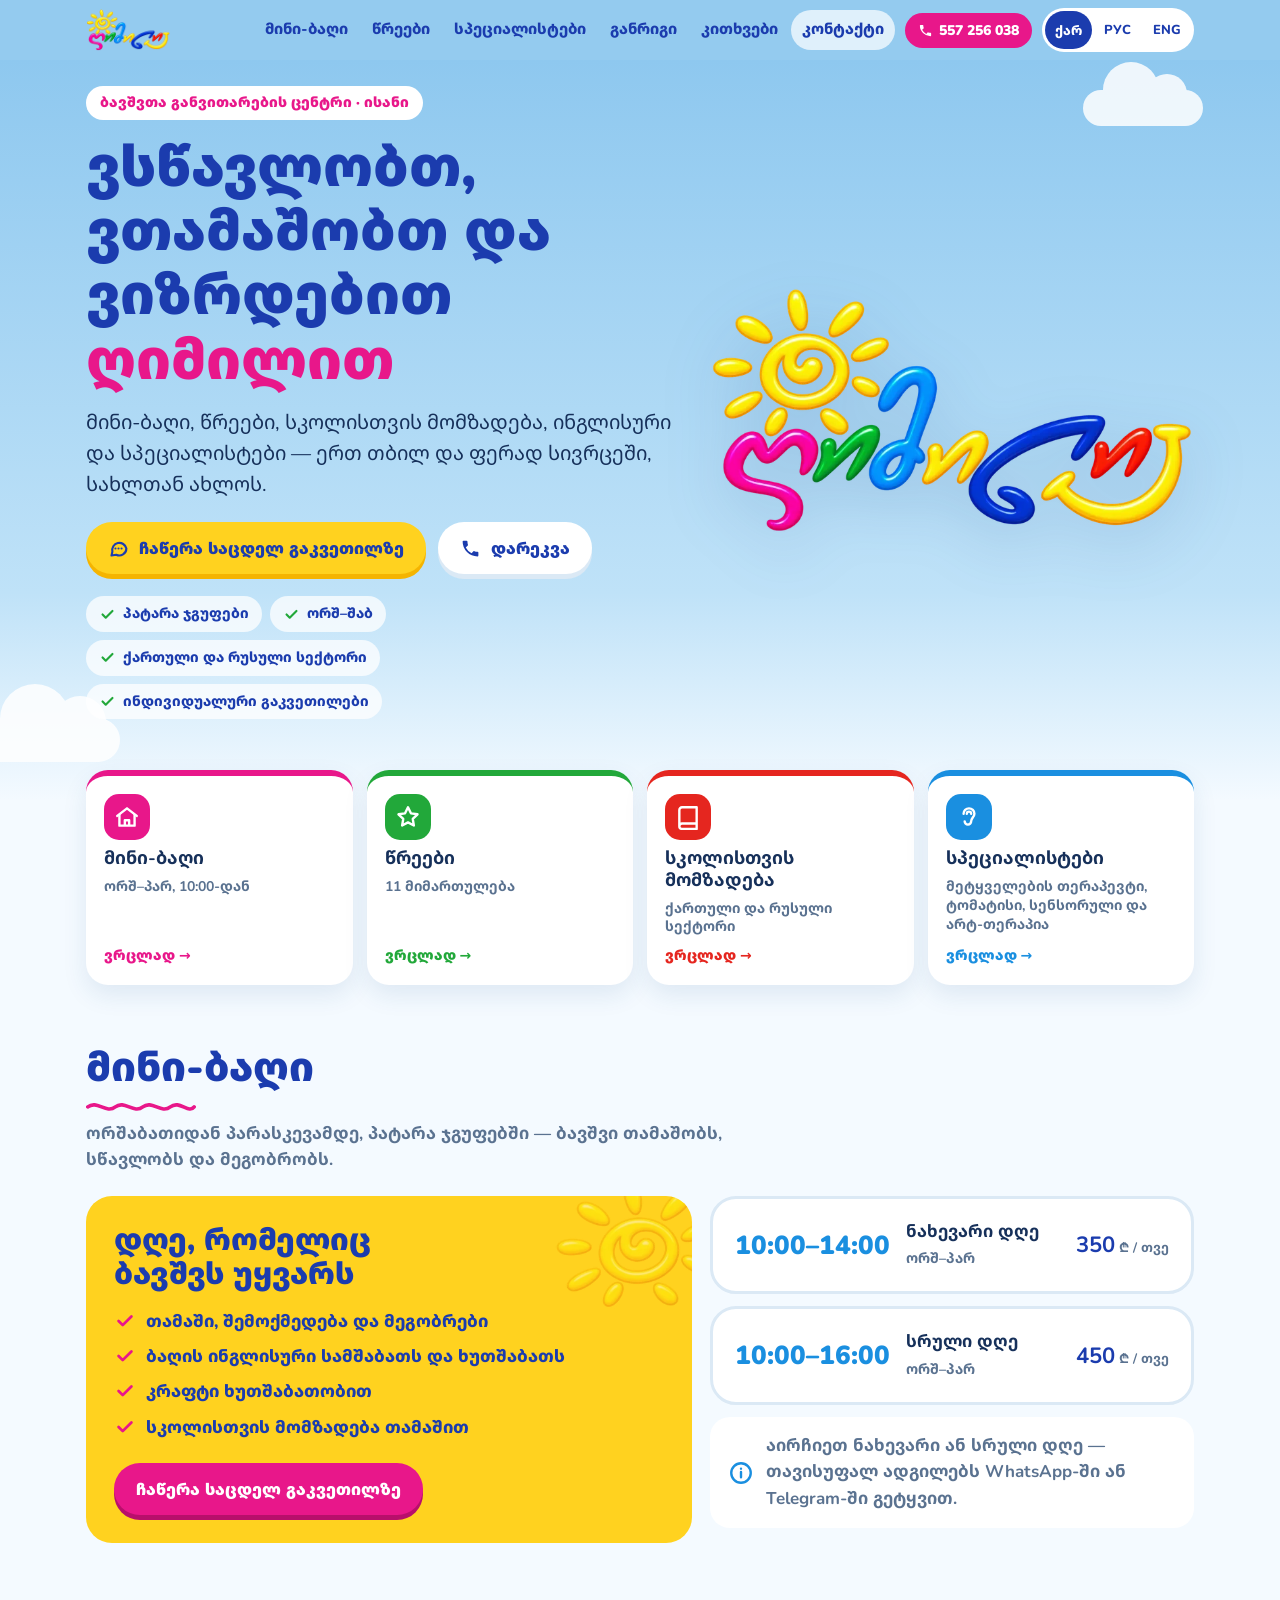
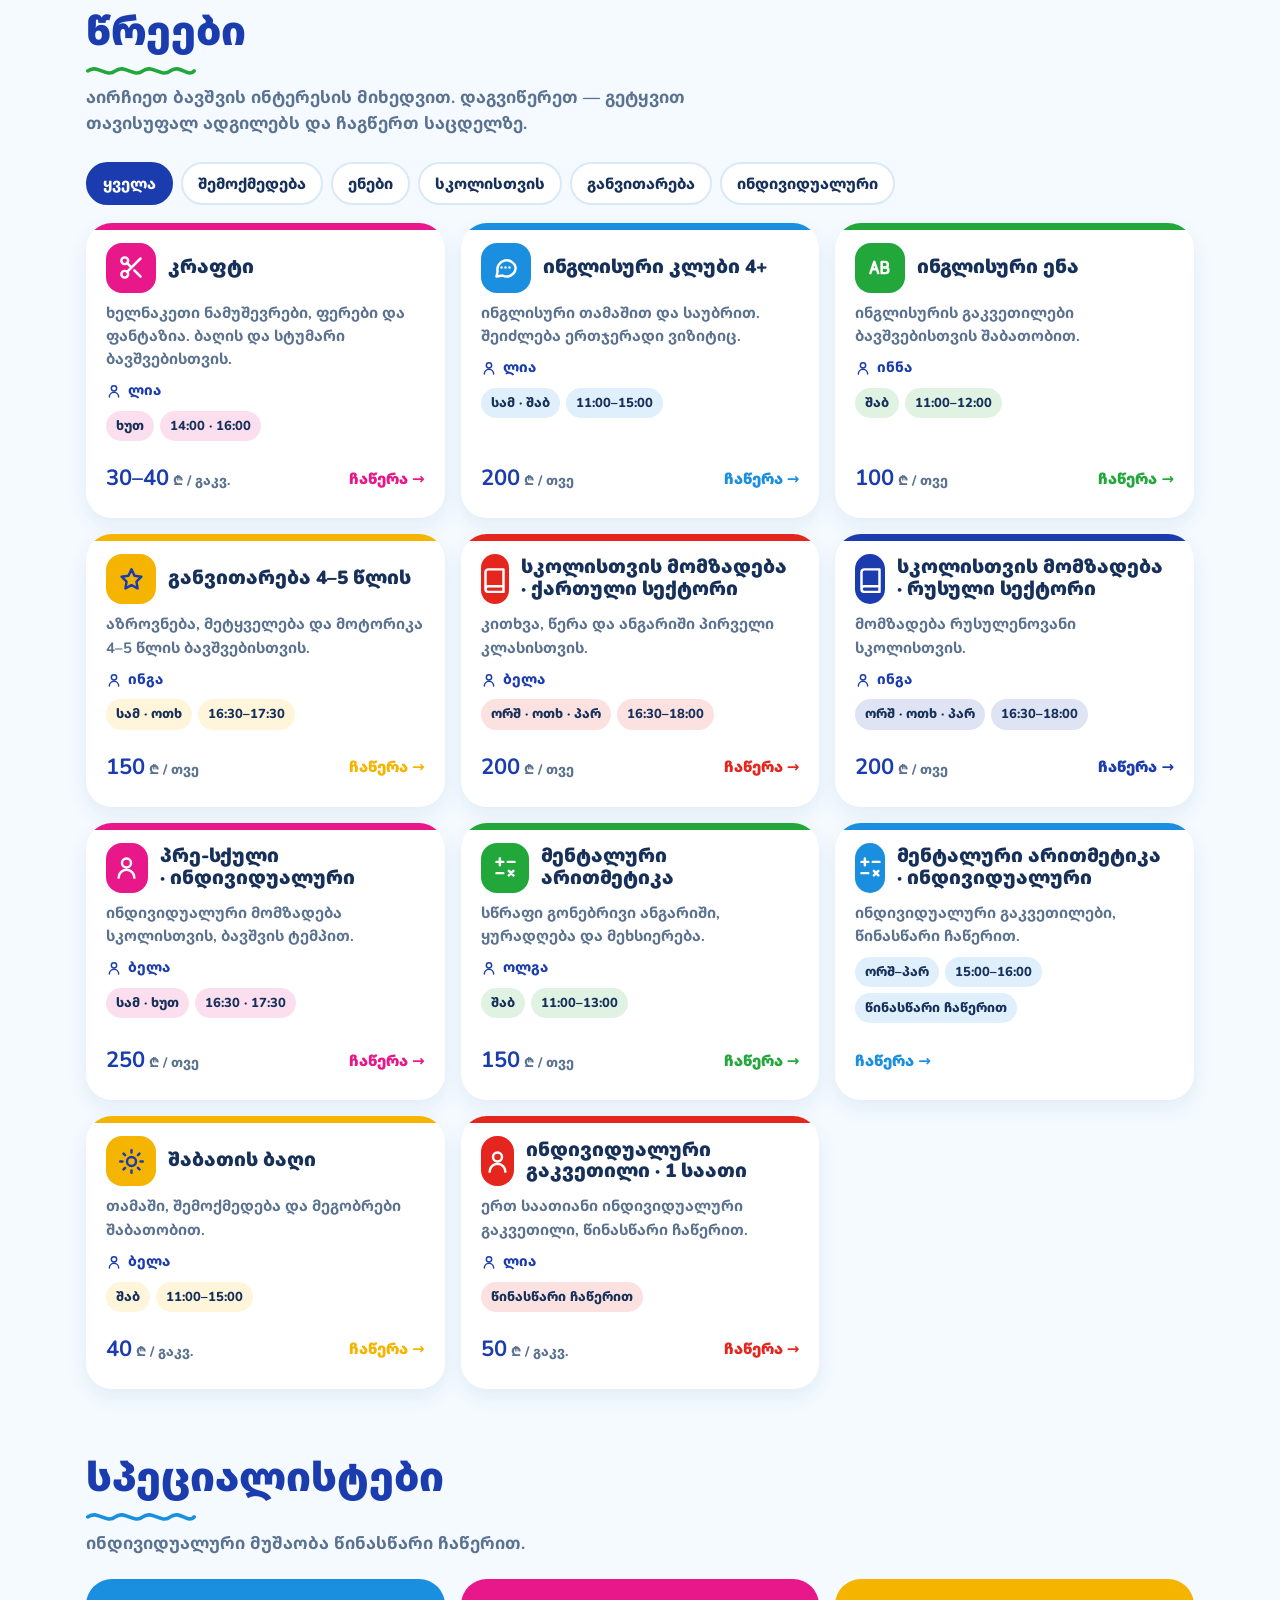
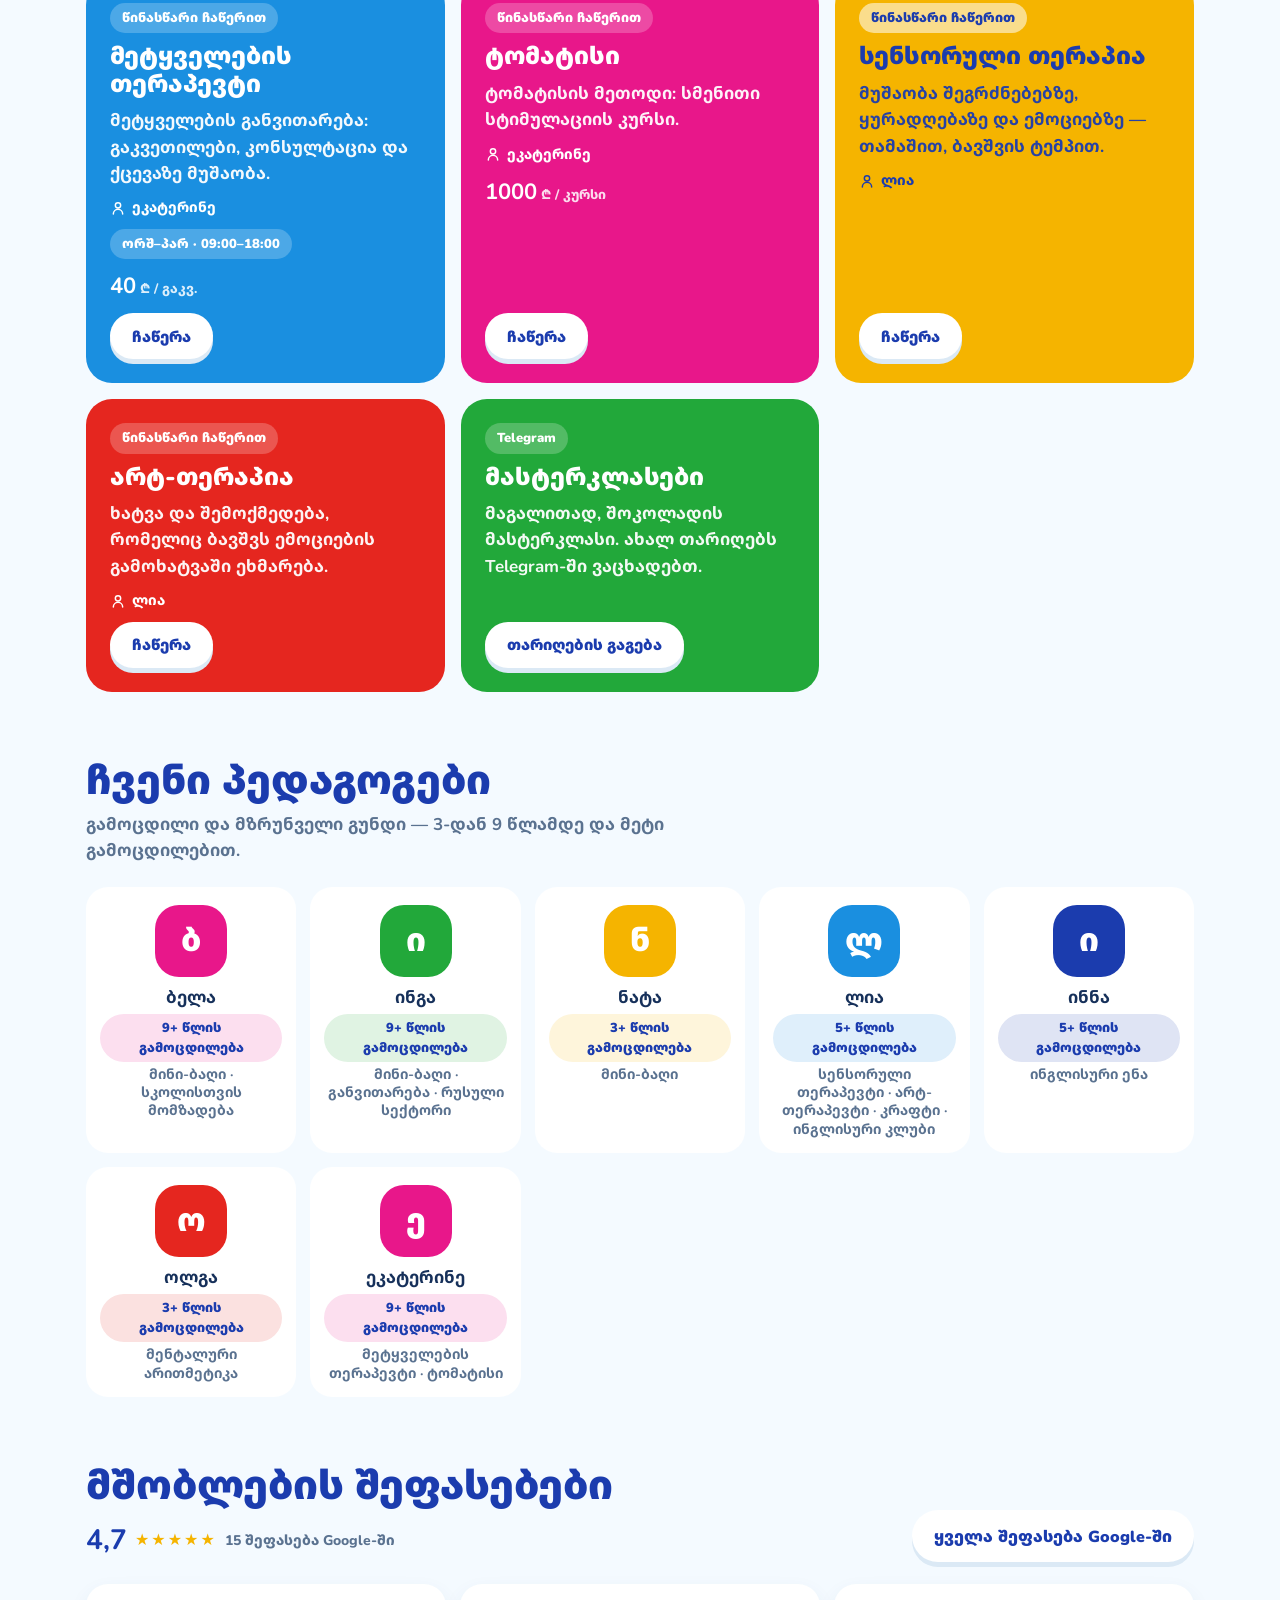
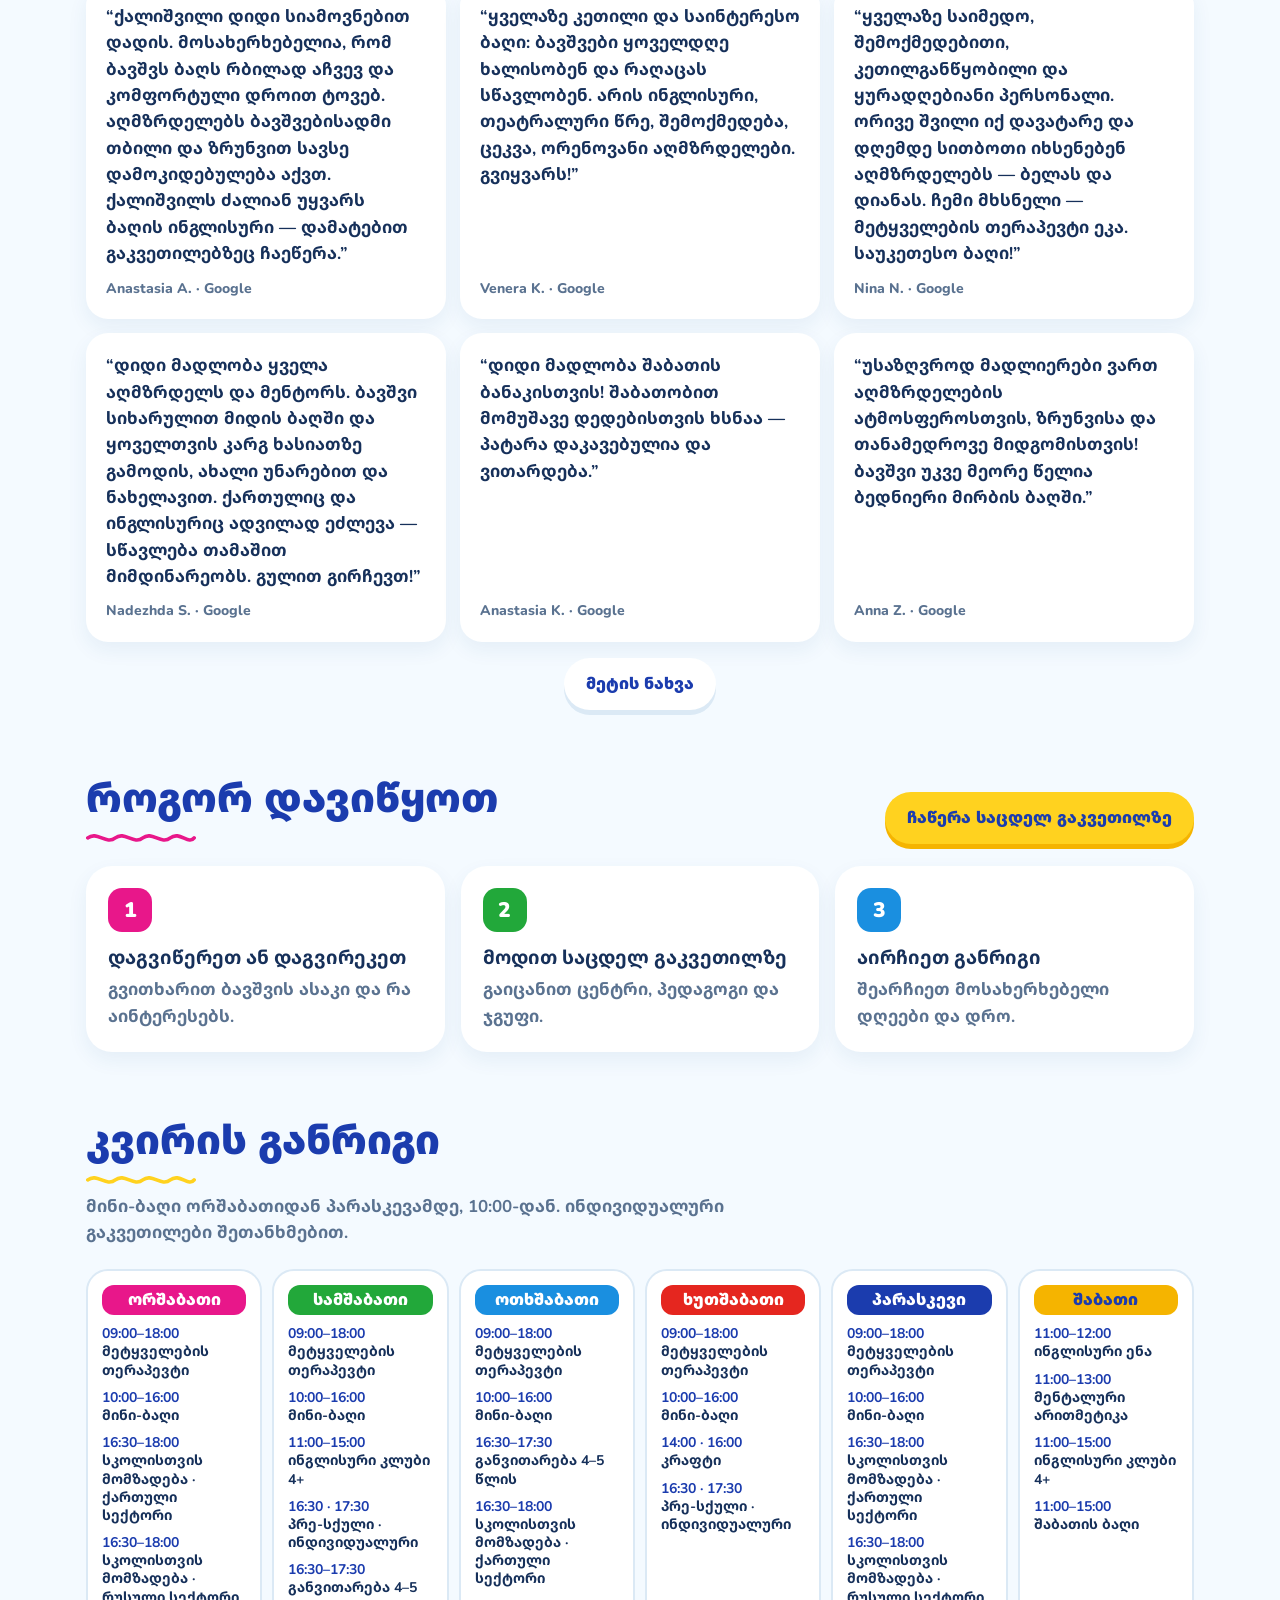
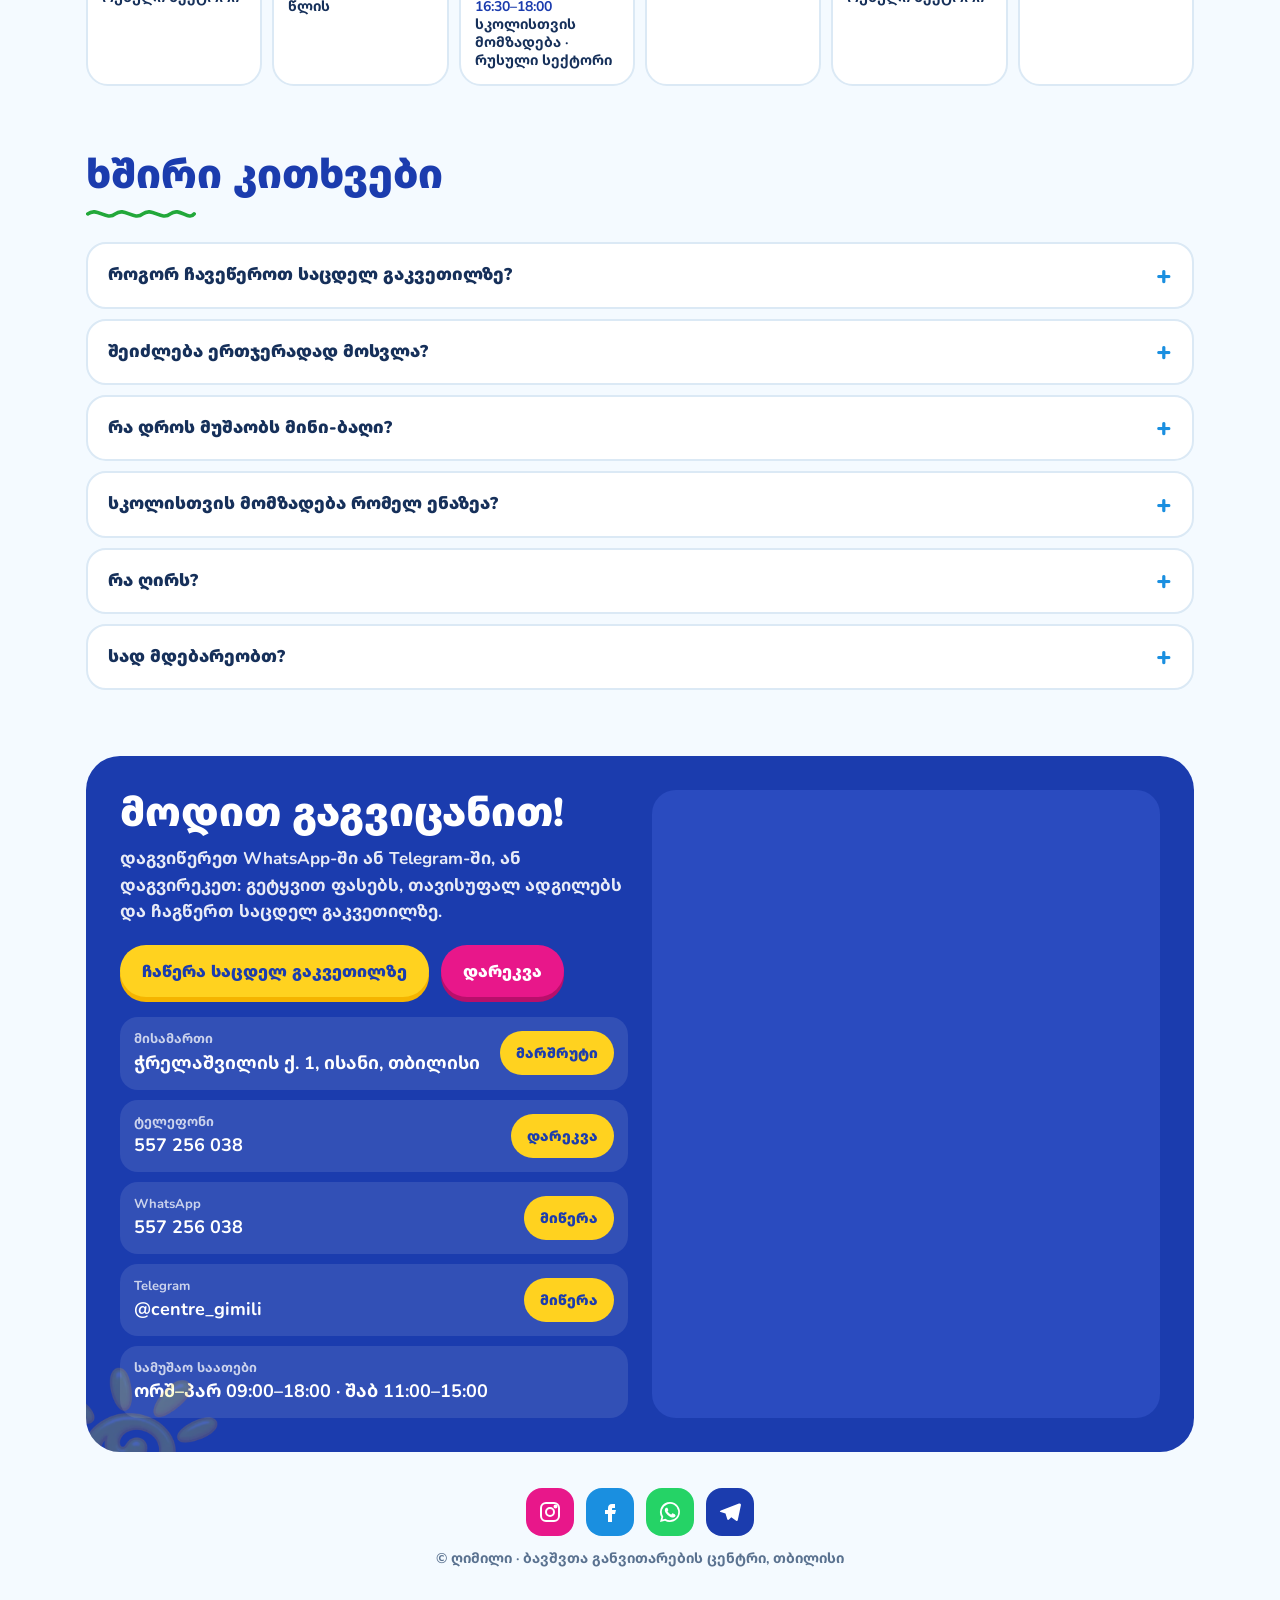
<file: index.html>
<!doctype html>
<html lang="ka" data-lang="ka"><head>
<meta charset="utf-8">
<meta name="viewport" content="width=device-width,initial-scale=1,viewport-fit=cover">
<meta name="theme-color" content="#8ec8ef">
<title>ღიმილი · ბავშვთა განვითარების ცენტრი და მინი-ბაღი ისანში, თბილისი</title>
<meta id="metaDesc" name="description" content="ღიმილი — ბავშვთა განვითარების ცენტრი ისანში (თბილისი): მინი-ბაღი, წრეები, სკოლისთვის მომზადება ქართულ და რუსულ სექტორზე, ინგლისური, მეტყველების თერაპევტი, ტომატისი, სენსორული და არტ-თერაპია. ჩაეწერეთ საცდელ გაკვეთილზე.">
<meta name="author" content="Irakli Kvirkvelia · Homes in Georgia">
<!-- Made with Claude (Anthropic) · © Homes in Georgia · Created by Irakli Kvirkvelia -->
<link rel="canonical" href="https://gimili.ge/" id="canonical">
<link rel="alternate" hreflang="ka" href="https://gimili.ge/">
<link rel="alternate" hreflang="ru" href="https://gimili.ge/ru/">
<link rel="alternate" hreflang="en" href="https://gimili.ge/en/">
<link rel="alternate" hreflang="x-default" href="https://gimili.ge/">
<link rel="icon" href="/site/assets/icon.png">
<link rel="apple-touch-icon" href="/site/assets/icon.png">
<meta property="og:type" content="website">
<meta property="og:url" content="https://gimili.ge/" id="ogUrl">
<meta property="og:locale" content="ka_GE" id="ogLocale">
<meta property="og:site_name" content="ღიმილი · Gimili">
<meta id="ogTitle" property="og:title" content="ღიმილი · ბავშვთა განვითარების ცენტრი და მინი-ბაღი ისანში, თბილისი">
<meta id="ogDesc" property="og:description" content="ღიმილი — ბავშვთა განვითარების ცენტრი ისანში (თბილისი): მინი-ბაღი, წრეები, სკოლისთვის მომზადება ქართულ და რუსულ სექტორზე, ინგლისური, მეტყველების თერაპევტი, ტომატისი, სენსორული და არტ-თერაპია. ჩაეწერეთ საცდელ გაკვეთილზე.">
<meta property="og:image" content="https://gimili.ge/site/assets/share.jpg">
<meta property="og:image:width" content="1200">
<meta property="og:image:height" content="630">
<meta name="twitter:card" content="summary_large_image">
<script type="application/ld+json" id="ld">{"@context":"https://schema.org","@graph":[{"@type":["ChildCare","EducationalOrganization"],"@id":"https://gimili.ge/#centre","url":"https://gimili.ge/","inLanguage":"ka","name":"ღიმილი","alternateName":["ღიმილი","Gimili","Гимили","Детский развивающий центр «Гимили»"],"description":"ღიმილი — ბავშვთა განვითარების ცენტრი ისანში (თბილისი): მინი-ბაღი, წრეები, სკოლისთვის მომზადება ქართულ და რუსულ სექტორზე, ინგლისური, მეტყველების თერაპევტი, ტომატისი, სენსორული და არტ-თერაპია. ჩაეწერეთ საცდელ გაკვეთილზე.","telephone":"+995557256038","image":"https://gimili.ge/site/assets/share.jpg","logo":"https://gimili.ge/site/assets/logo.webp","address":{"@type":"PostalAddress","streetAddress":"ჭრელაშვილის ქ. 1, ისანი, თბილისი","addressLocality":"თბილისი","postalCode":"0113","addressRegion":"ისანი","addressCountry":"GE"},"hasMap":"https://www.google.com/maps/search/?api=1&query=Chrelashvili+1+Tbilisi","areaServed":"ისანი, თბილისი","knowsLanguage":["ka","ru","en"],"priceRange":"₾30–₾450","openingHoursSpecification":[{"@type":"OpeningHoursSpecification","dayOfWeek":["Monday","Tuesday","Wednesday","Thursday","Friday"],"opens":"09:00","closes":"18:00"},{"@type":"OpeningHoursSpecification","dayOfWeek":"Saturday","opens":"11:00","closes":"15:00"}],"sameAs":["https://www.instagram.com/centri_ghimili/","https://www.facebook.com/share/1DfU3EqnLd/","https://t.me/centre_gimili","https://wa.me/995557256038"],"employee":[{"@type":"Person","name":"ბელა","jobTitle":"მინი-ბაღი · სკოლისთვის მომზადება"},{"@type":"Person","name":"ინგა","jobTitle":"მინი-ბაღი · განვითარება · რუსული სექტორი"},{"@type":"Person","name":"ნატა","jobTitle":"მინი-ბაღი"},{"@type":"Person","name":"ლია","jobTitle":"სენსორული თერაპევტი · არტ-თერაპევტი · კრაფტი · ინგლისური კლუბი"},{"@type":"Person","name":"ინნა","jobTitle":"ინგლისური ენა"},{"@type":"Person","name":"ოლგა","jobTitle":"მენტალური არითმეტიკა"},{"@type":"Person","name":"ეკატერინე","jobTitle":"მეტყველების თერაპევტი · ტომატისი"}],"hasOfferCatalog":{"@type":"OfferCatalog","name":"წრეები","itemListElement":[{"@type":"Offer","itemOffered":{"@type":"Service","name":"მინი-ბაღი · ნახევარი დღე 10:00–14:00","description":"ორშაბათიდან პარასკევამდე, პატარა ჯგუფებში — ბავშვი თამაშობს, სწავლობს და მეგობრობს."},"price":350,"priceCurrency":"GEL","unitText":"month"},{"@type":"Offer","itemOffered":{"@type":"Service","name":"მინი-ბაღი · სრული დღე 10:00–16:00","description":"ორშაბათიდან პარასკევამდე, პატარა ჯგუფებში — ბავშვი თამაშობს, სწავლობს და მეგობრობს."},"price":450,"priceCurrency":"GEL","unitText":"month"},{"@type":"Offer","itemOffered":{"@type":"Service","name":"კრაფტი","description":"ხელნაკეთი ნამუშევრები, ფერები და ფანტაზია. ბაღის და სტუმარი ბავშვებისთვის."}},{"@type":"Offer","itemOffered":{"@type":"Service","name":"ინგლისური კლუბი 4+","description":"ინგლისური თამაშით და საუბრით. შეიძლება ერთჯერადი ვიზიტიც."},"price":200,"priceCurrency":"GEL","unitText":"month"},{"@type":"Offer","itemOffered":{"@type":"Service","name":"ინგლისური ენა","description":"ინგლისურის გაკვეთილები ბავშვებისთვის შაბათობით."},"price":100,"priceCurrency":"GEL","unitText":"month"},{"@type":"Offer","itemOffered":{"@type":"Service","name":"განვითარება 4–5 წლის","description":"აზროვნება, მეტყველება და მოტორიკა 4–5 წლის ბავშვებისთვის."},"price":150,"priceCurrency":"GEL","unitText":"month"},{"@type":"Offer","itemOffered":{"@type":"Service","name":"სკოლისთვის მომზადება · ქართული სექტორი","description":"კითხვა, წერა და ანგარიში პირველი კლასისთვის."},"price":200,"priceCurrency":"GEL","unitText":"month"},{"@type":"Offer","itemOffered":{"@type":"Service","name":"სკოლისთვის მომზადება · რუსული სექტორი","description":"მომზადება რუსულენოვანი სკოლისთვის."},"price":200,"priceCurrency":"GEL","unitText":"month"},{"@type":"Offer","itemOffered":{"@type":"Service","name":"პრე-სქული · ინდივიდუალური","description":"ინდივიდუალური მომზადება სკოლისთვის, ბავშვის ტემპით."},"price":250,"priceCurrency":"GEL","unitText":"month"},{"@type":"Offer","itemOffered":{"@type":"Service","name":"მენტალური არითმეტიკა","description":"სწრაფი გონებრივი ანგარიში, ყურადღება და მეხსიერება."},"price":150,"priceCurrency":"GEL","unitText":"month"},{"@type":"Offer","itemOffered":{"@type":"Service","name":"მენტალური არითმეტიკა · ინდივიდუალური","description":"ინდივიდუალური გაკვეთილები, წინასწარი ჩაწერით."}},{"@type":"Offer","itemOffered":{"@type":"Service","name":"შაბათის ბაღი","description":"თამაში, შემოქმედება და მეგობრები შაბათობით."},"price":40,"priceCurrency":"GEL","unitText":"lesson"},{"@type":"Offer","itemOffered":{"@type":"Service","name":"ინდივიდუალური გაკვეთილი · 1 საათი","description":"ერთ საათიანი ინდივიდუალური გაკვეთილი, წინასწარი ჩაწერით."},"price":50,"priceCurrency":"GEL","unitText":"lesson"},{"@type":"Offer","itemOffered":{"@type":"Service","name":"მეტყველების თერაპევტი","description":"მეტყველების განვითარება: გაკვეთილები, კონსულტაცია და ქცევაზე მუშაობა."},"price":40,"priceCurrency":"GEL","unitText":"lesson"},{"@type":"Offer","itemOffered":{"@type":"Service","name":"ტომატისი","description":"ტომატისის მეთოდი: სმენითი სტიმულაციის კურსი."},"price":1000,"priceCurrency":"GEL","unitText":"course"},{"@type":"Offer","itemOffered":{"@type":"Service","name":"სენსორული თერაპია","description":"მუშაობა შეგრძნებებზე, ყურადღებაზე და ემოციებზე — თამაშით, ბავშვის ტემპით."}},{"@type":"Offer","itemOffered":{"@type":"Service","name":"არტ-თერაპია","description":"ხატვა და შემოქმედება, რომელიც ბავშვს ემოციების გამოხატვაში ეხმარება."}},{"@type":"Offer","itemOffered":{"@type":"Service","name":"მასტერკლასები","description":"მაგალითად, შოკოლადის მასტერკლასი. ახალ თარიღებს Telegram-ში ვაცხადებთ."}}]}},{"@type":"FAQPage","mainEntity":[{"@type":"Question","name":"როგორ ჩავეწეროთ საცდელ გაკვეთილზე?","acceptedAnswer":{"@type":"Answer","text":"დაგვიწერეთ WhatsApp-ში ან Telegram-ში, ან დაგვირეკეთ 557 256 038. გეტყვით თავისუფალ დღეებს და ჩაგწერთ."}},{"@type":"Question","name":"შეიძლება ერთჯერადად მოსვლა?","acceptedAnswer":{"@type":"Answer","text":"დიახ — მაგალითად, ინგლისურ კლუბსა და კრაფტზე შეიძლება ერთჯერადი ვიზიტი."}},{"@type":"Question","name":"რა დროს მუშაობს მინი-ბაღი?","acceptedAnswer":{"@type":"Answer","text":"ორშაბათიდან პარასკევამდე: ნახევარი დღე 10:00–14:00 ან სრული დღე 10:00–16:00."}},{"@type":"Question","name":"სკოლისთვის მომზადება რომელ ენაზეა?","acceptedAnswer":{"@type":"Answer","text":"ორი სექტორი გვაქვს: ქართული და რუსული. ასევე შესაძლებელია ინდივიდუალური მომზადება."}},{"@type":"Question","name":"რა ღირს?","acceptedAnswer":{"@type":"Answer","text":"მინი-ბაღი — 350 ₾ (ნახევარი დღე) ან 450 ₾ (სრული დღე) თვეში. წრეების ფასები მითითებულია ბარათებზე."}},{"@type":"Question","name":"სად მდებარეობთ?","acceptedAnswer":{"@type":"Answer","text":"ჭრელაშვილის ქ. 1, ისანი, თბილისი. რუკა ქვემოთაა."}}]}]}</script>
<link rel="preconnect" href="https://fonts.googleapis.com">
<link rel="preconnect" href="https://fonts.gstatic.com" crossorigin="">
<link rel="stylesheet" href="https://fonts.googleapis.com/css2?family=Nunito:wght@600;800;900&amp;family=Noto+Sans+Georgian:wght@500;700;900&amp;display=swap">
<style>
  /* Sky band with the logo's sun, white "toy-box" cards in the logo's colours. One clear next step on every screen. */
  :root{
    --sky:#8ec8ef; --paper:#f4faff; --navy:#1b3cae; --ink:#16305a; --muted:#5a7290; --line:#dbe9f5;
    --sun:#ffd21f; --sun-deep:#f5b400; --pink:#e8178a; --green:#22a83a; --blue:#1a8fe0; --red:#e5261f;
    --font:"Nunito","Noto Sans Georgian",system-ui,sans-serif; --r:26px; --head:60px;
    color-scheme:light;
  }
  *{box-sizing:border-box}
  html{scroll-behavior:smooth;scroll-padding-top:calc(var(--head) + 12px)}
  body{margin:0;background:var(--paper);color:var(--ink);font-family:var(--font);font-size:17px;line-height:1.55;overflow-x:hidden}
  @supports(overflow:clip){body{overflow-x:clip}}
  img{max-width:100%;display:block}
  a{color:inherit}
  .wrap{width:min(100%,1140px);margin:0 auto;padding-left:max(16px,env(safe-area-inset-left));padding-right:max(16px,env(safe-area-inset-right))}
  h1,h2,h3{line-height:1.15;text-wrap:balance;margin:0}
  :focus-visible{outline:3px solid var(--navy);outline-offset:3px;border-radius:10px}
  svg{flex:none}

  /* buttons */
  .btn{display:inline-flex;align-items:center;justify-content:center;gap:10px;min-height:52px;padding:0 22px;border-radius:999px;font:900 16px var(--font);text-decoration:none;cursor:pointer;border:0;transition:transform .15s,box-shadow .15s;white-space:nowrap}
  .btn:hover{transform:translateY(-2px)}
  .btn:active{transform:translateY(1px)}
  .btn svg{width:21px;height:21px}
  .b-sun{background:var(--sun);color:var(--navy);box-shadow:0 5px 0 var(--sun-deep)}
  .b-pink{background:var(--pink);color:#fff;box-shadow:0 5px 0 #b80f6b}
  .b-white{background:#fff;color:var(--navy);box-shadow:0 5px 0 var(--line)}

  /* header */
  .top{position:sticky;top:0;z-index:40;background:rgba(142,200,239,.94);backdrop-filter:blur(10px);padding-top:env(safe-area-inset-top);transition:box-shadow .2s}
  .top.scrolled{box-shadow:0 6px 20px rgba(20,60,120,.14)}
  .top .wrap{display:flex;align-items:center;gap:10px;min-height:var(--head)}
  .brand img{height:42px;width:auto}
  .nav{display:flex;gap:2px;margin-left:auto}
  .nav a{text-decoration:none;font-weight:800;color:var(--navy);padding:8px 11px;border-radius:999px;font-size:15px;white-space:nowrap}
  .nav a:hover,.nav a.on{background:rgba(255,255,255,.7)}
  .tel-top{display:inline-flex;align-items:center;gap:6px;background:var(--pink);color:#fff;text-decoration:none;font:900 14px var(--font);padding:8px 13px;border-radius:999px;white-space:nowrap}
  .tel-top svg{width:15px;height:15px}
  .lang{display:flex;background:#fff;border-radius:999px;padding:3px;gap:2px}
  .lang a{display:inline-grid;place-items:center;text-decoration:none}
  .lang button,.lang a{border:0;background:transparent;font:800 13px var(--font);color:var(--navy);padding:0 10px;min-height:38px;min-width:40px;border-radius:999px;cursor:pointer}
  .lang [aria-current="page"]{background:var(--navy);color:#fff}
  .burger{display:none;width:44px;height:44px;border:0;border-radius:14px;background:#fff;color:var(--navy);cursor:pointer;place-items:center}
  .burger svg{width:24px;height:24px}
  @media(max-width:1020px){.nav{display:none}.burger{display:grid;order:4}.top .lang{margin-left:auto;order:2}.tel-top{order:3}}
  @media(max-width:640px){.tel-top span{display:none}.tel-top{width:44px;height:44px;padding:0;justify-content:center;border-radius:14px}.tel-top svg{width:20px;height:20px}.top .lang a{padding:0 8px;min-width:38px}}
  @media(max-width:400px){.brand img{height:32px}.top .wrap{gap:7px}.top .lang a{padding:0 6px;min-width:34px;font-size:12px}}

  /* mobile menu */
  .drawer{position:fixed;inset:0;z-index:60;display:none}
  .drawer.open{display:block}
  .drawer .shade{position:absolute;inset:0;background:rgba(14,30,70,.45);animation:fade .2s}
  .drawer .panel{position:absolute;top:0;right:0;bottom:0;width:min(86vw,360px);background:#fff;padding:calc(14px + env(safe-area-inset-top)) 18px calc(20px + env(safe-area-inset-bottom));display:flex;flex-direction:column;gap:6px;overflow:auto;animation:slide .22s ease-out}
  .drawer .row{display:flex;align-items:center;justify-content:space-between;margin-bottom:8px}
  .drawer .close{width:44px;height:44px;border:0;border-radius:14px;background:var(--paper);color:var(--navy);cursor:pointer;display:grid;place-items:center}
  .drawer nav a{display:flex;align-items:center;gap:12px;text-decoration:none;font-weight:900;font-size:19px;color:var(--ink);padding:12px 10px;border-radius:16px}
  .drawer nav a:hover{background:var(--paper)}
  .drawer nav a i{width:12px;height:12px;border-radius:50%;background:var(--c)}
  .drawer .lang{align-self:flex-start;background:var(--paper);margin:10px 0}
  .drawer .btn{width:100%;margin-top:8px}
  @keyframes slide{from{transform:translateX(100%)}}
  @keyframes fade{from{opacity:0}}

  /* hero */
  .hero{background:linear-gradient(180deg,var(--sky) 0%,#bfe2f8 72%,var(--paper) 100%);position:relative;overflow:hidden}
  .hero .wrap{display:grid;grid-template-columns:minmax(0,1.1fr) minmax(0,.9fr);gap:28px;align-items:center;padding-block:26px 64px;position:relative;z-index:1}
  .eyebrow{display:inline-flex;align-items:center;gap:8px;background:#fff;color:var(--pink);font-weight:900;font-size:14px;padding:6px 14px;border-radius:999px}
  .hero h1{font-size:clamp(32px,5vw,56px);font-weight:900;color:var(--navy);margin:16px 0 14px}
  .hero h1 em{font-style:normal;color:var(--pink)}
  .lead{font-size:clamp(17px,2vw,20px);margin:0 0 22px;max-width:34em}
  .ctas{display:flex;flex-wrap:wrap;gap:12px}
  .trust{display:flex;flex-wrap:wrap;gap:8px;margin-top:22px;padding:0;list-style:none}
  .trust li{display:inline-flex;align-items:center;gap:7px;background:rgba(255,255,255,.75);border-radius:999px;padding:7px 13px;font-weight:800;font-size:14px;color:var(--navy)}
  .trust li svg{width:17px;height:17px;color:var(--green)}
  .hero-logo{width:100%;max-width:500px;margin-inline:auto;filter:drop-shadow(0 18px 30px rgba(20,70,140,.18));animation:bob 5s ease-in-out infinite}
  .cloud{position:absolute;background:#fff;border-radius:999px;opacity:.85;pointer-events:none}
  .cloud::before,.cloud::after{content:"";position:absolute;background:#fff;border-radius:50%}
  .c1{width:150px;height:44px;left:-30px;bottom:38px}.c1::before{width:70px;height:70px;left:30px;top:-34px}.c1::after{width:52px;height:52px;left:84px;top:-22px}
  .c2{width:120px;height:36px;right:6%;top:30px}.c2::before{width:56px;height:56px;left:20px;top:-28px}.c2::after{width:40px;height:40px;left:64px;top:-16px}
  @media(max-width:820px){.hero h1{font-size:clamp(28px,8vw,36px);margin:12px 0 10px}.lead{font-size:16px;margin-bottom:18px}.trust{margin-top:16px}.trust li{font-size:13px;padding:6px 11px}}
  @media(max-width:820px){.hero .wrap{grid-template-columns:minmax(0,1fr);padding-block:18px 52px;text-align:center}.hero-art{display:none}.ctas,.trust{justify-content:center}.ctas .btn{flex:1 1 220px}}

  /* offer tiles */
  .tiles{display:grid;grid-template-columns:repeat(4,minmax(0,1fr));gap:14px;margin-top:-30px;position:relative;z-index:2}
  .tile{display:flex;flex-direction:column;gap:8px;background:#fff;border-radius:22px;padding:18px;text-decoration:none;box-shadow:0 10px 24px rgba(26,80,140,.1);border-top:6px solid var(--c);transition:transform .15s;min-width:0}
  .tile:hover{transform:translateY(-3px)}
  .tile .ic{width:46px;height:46px;border-radius:15px;background:var(--c);color:#fff;display:grid;place-items:center}
  .tile .ic svg{width:26px;height:26px}
  .tile b{font-size:18px;line-height:1.2}
  .tile small{color:var(--muted);font-weight:700;font-size:14px;line-height:1.35}
  .tile span.go{margin-top:auto;font-weight:900;color:var(--c);font-size:14px}
  @media(max-width:900px){.tiles{grid-template-columns:repeat(2,minmax(0,1fr))}}
  @media(max-width:420px){.tile{padding:14px}.tile b{font-size:16px}.tile small{display:none}}

  section{padding-block:60px 6px}
  .sec-head{display:flex;align-items:flex-end;justify-content:space-between;gap:16px;flex-wrap:wrap;margin-bottom:22px}
  .sec-head h2{font-size:clamp(28px,4vw,40px);font-weight:900;color:var(--navy)}
  .sec-head p{margin:8px 0 0;color:var(--muted);font-weight:700;max-width:40em}
  .squiggle{display:block;width:110px;height:14px;margin-top:8px}
  .price{display:inline-flex;align-items:baseline;gap:4px;font-weight:900;color:var(--navy)}
  .price b{font-size:22px}
  .price small{color:var(--muted);font-weight:800;font-size:13px}

  /* garden */
  .garden{display:grid;grid-template-columns:minmax(0,1.25fr) minmax(0,1fr);gap:18px}
  .garden-card{background:var(--sun);border-radius:var(--r);padding:28px;position:relative;overflow:hidden;color:var(--navy)}
  .garden-card h3{font-size:clamp(24px,3vw,30px);font-weight:900;max-width:14em}
  .garden-card ul{list-style:none;padding:0;margin:16px 0 22px;display:grid;gap:9px;font-weight:800;position:relative}
  .garden-card li{display:flex;gap:10px;align-items:flex-start}
  .garden-card li svg{width:22px;height:22px;color:var(--pink);margin-top:1px}
  .garden-card .sunimg{position:absolute;right:-30px;top:-20px;width:170px;opacity:.5;animation:spin 40s linear infinite}
  .slots{display:grid;gap:12px;align-content:start}
  .slot{background:#fff;border-radius:var(--r);padding:20px 22px;border:3px solid var(--line);display:flex;gap:16px;align-items:center;flex-wrap:wrap}
  .slot .time{font:900 26px var(--font);color:var(--blue);white-space:nowrap}
  .slot b{display:block}.slot small{color:var(--muted);font-weight:700}
  .slot .price{margin-left:auto}
  .note{background:#fff;border-radius:20px;padding:16px 18px;font-weight:700;color:var(--muted);display:flex;gap:12px;align-items:center}
  .note svg{width:26px;height:26px;color:var(--blue)}
  @media(max-width:820px){.garden{grid-template-columns:minmax(0,1fr)}.garden-card{padding:22px}}

  /* clubs */
  .filters{display:flex;gap:8px;overflow-x:auto;padding:2px 2px 10px;margin:0 -2px 8px;scrollbar-width:none}
  .filters::-webkit-scrollbar{display:none}
  .filters button{flex:none;border:2px solid var(--line);background:#fff;color:var(--ink);font:800 15px var(--font);padding:9px 15px;border-radius:999px;cursor:pointer}
  .filters button[aria-pressed="true"]{background:var(--navy);border-color:var(--navy);color:#fff}
  .clubs{display:grid;grid-template-columns:repeat(3,minmax(0,1fr));gap:16px}
  .club{background:#fff;border-radius:var(--r);padding:20px;display:flex;flex-direction:column;gap:9px;min-width:0;box-shadow:0 8px 20px rgba(26,80,140,.08);position:relative;overflow:hidden}
  .club::before{content:"";position:absolute;inset:0 0 auto;height:7px;background:var(--c)}
  .club .hd{display:flex;gap:12px;align-items:center}
  .club .ico{width:50px;height:50px;border-radius:16px;background:var(--c);display:grid;place-items:center;color:#fff}
  .club .ico svg{width:27px;height:27px}
  .club h3{font-size:19px;font-weight:900}
  .club p{margin:0;color:var(--muted);font-weight:700;font-size:15px}
  .when{display:flex;flex-wrap:wrap;gap:6px}
  .chip{background:color-mix(in srgb,var(--c) 14%,#fff);font-weight:800;font-size:13px;padding:5px 10px;border-radius:999px}
  .club .ft{display:flex;align-items:center;justify-content:space-between;gap:10px;margin-top:auto;padding-top:8px;flex-wrap:wrap}
  .club .ask{font:900 15px var(--font);color:var(--c);text-decoration:none;display:inline-flex;gap:6px;align-items:center;min-height:40px}
  .club .ask:hover{text-decoration:underline}
  .club[hidden]{display:none}
  @media(max-width:980px){.clubs{grid-template-columns:repeat(2,minmax(0,1fr))}}
  @media(max-width:600px){.clubs{grid-template-columns:minmax(0,1fr)}.club{padding:18px}}

  /* specialists */
  .duo{display:grid;grid-template-columns:repeat(3,minmax(0,1fr));gap:16px}
  .spec{border-radius:var(--r);padding:24px;color:#fff;display:flex;flex-direction:column;gap:10px;min-width:0}
  .spec h3{font-size:24px;font-weight:900}
  .spec p{margin:0;font-weight:700;opacity:.95}
  .spec .tag{align-self:flex-start;background:rgba(255,255,255,.22);font-weight:900;font-size:13px;padding:5px 12px;border-radius:999px}
  .spec .btn{margin-top:auto;align-self:flex-start;min-height:46px;font-size:15px}
  .spec .price{color:#fff}.spec .price small{color:rgba(255,255,255,.85)}
  /* on yellow, text is dark blue — white on yellow is unreadable */
  .spec.on-sun,.spec.on-sun .price,.spec.on-sun .who.light{color:var(--navy)}.spec.on-sun .price small{color:var(--ink)}.spec.on-sun .tag{background:rgba(255,255,255,.55)}
  .club.on-sun .ico,.tile.on-sun .ic,.days button.on-sun[aria-pressed="true"],.day.on-sun h3,.steps li.on-sun::before{color:var(--navy)}
  @media(max-width:900px){.duo{grid-template-columns:minmax(0,1fr)}}

  /* steps */
  .steps{display:grid;grid-template-columns:repeat(3,minmax(0,1fr));gap:16px;counter-reset:s;list-style:none;padding:0;margin:0}
  .steps li{background:#fff;border-radius:var(--r);padding:22px;position:relative;box-shadow:0 8px 20px rgba(26,80,140,.07)}
  .steps li::before{counter-increment:s;content:counter(s);width:44px;height:44px;border-radius:14px;background:var(--c);color:#fff;font-weight:900;font-size:21px;display:grid;place-items:center;margin-bottom:12px}
  .steps b{display:block;font-size:19px;margin-bottom:4px}
  .steps span{color:var(--muted);font-weight:700}
  @media(max-width:820px){.steps{grid-template-columns:minmax(0,1fr)}.steps li{display:grid;grid-template-columns:44px 1fr;column-gap:14px;padding:18px}.steps li::before{grid-row:span 2;margin:0}}

  /* gallery, team, reviews (shown only when filled) */
  .gallery{display:grid;grid-template-columns:repeat(4,minmax(0,1fr));gap:10px}
  .gallery img{width:100%;aspect-ratio:1;object-fit:cover;border-radius:18px}
  .gallery img:first-child{grid-column:span 2;grid-row:span 2}
  @media(max-width:700px){.gallery{grid-template-columns:repeat(2,minmax(0,1fr))}}
  .team{display:grid;grid-template-columns:repeat(auto-fill,minmax(200px,1fr));gap:14px}
  .person{background:#fff;border-radius:22px;padding:14px;text-align:center}
  .person img{width:100%;aspect-ratio:1;object-fit:cover;border-radius:16px;margin-bottom:10px}
  .person b{display:block;line-height:1.25}.person small{color:var(--muted);font-weight:700;font-size:14px;line-height:1.3;display:block;margin-top:4px}
  .exp{display:inline-block;margin-top:6px;background:color-mix(in srgb,var(--c,#1a8fe0) 14%,#fff);color:var(--navy);font-weight:900;font-size:13px;padding:4px 10px;border-radius:999px}
  .ava{width:72px;height:72px;border-radius:24px;background:var(--c);color:#fff;font-weight:900;font-size:32px;display:grid;place-items:center;margin:4px auto 10px}
  .who{display:inline-flex;align-items:center;gap:6px;font-weight:800;font-size:14px;color:var(--navy)}
  .who svg{width:16px;height:16px}.who.light{color:#fff}
  @media(max-width:480px){.team{grid-template-columns:repeat(2,minmax(0,1fr))}.person{padding:12px 10px}}
  .reviews{display:grid;grid-template-columns:repeat(3,minmax(0,1fr));gap:14px}
  .review{background:#fff;border-radius:22px;padding:20px;margin:0;box-shadow:0 8px 20px rgba(26,80,140,.07);display:flex;flex-direction:column}
  .review[hidden]{display:none}
  .review figcaption{margin-top:auto}
  .stars{color:#f5b400;letter-spacing:2px;font-size:16px}
  .review .stars{margin-bottom:8px}
  .gbadge{display:flex;align-items:center;gap:8px;margin-top:10px;font-weight:800;color:var(--ink)}
  .gbadge b{font-size:28px;color:var(--navy)}.gbadge small{color:var(--muted);font-size:14px}
  .review blockquote{margin:0 0 10px;font-weight:700}
  .review figcaption{color:var(--muted);font-weight:800;font-size:14px}
  @media(max-width:980px){.reviews{grid-template-columns:repeat(2,minmax(0,1fr))}}@media(max-width:640px){.reviews{grid-template-columns:minmax(0,1fr)}}

  /* schedule */
  .days{display:none;gap:6px;overflow-x:auto;scrollbar-width:none;margin-bottom:12px}
  .days::-webkit-scrollbar{display:none}
  .days button{flex:1 0 auto;border:0;background:#fff;color:var(--ink);font:900 15px var(--font);padding:10px 14px;border-radius:14px;cursor:pointer;border-bottom:4px solid var(--c)}
  .days button[aria-pressed="true"]{background:var(--c);color:#fff}
  .week{display:grid;grid-template-columns:repeat(6,minmax(0,1fr));gap:10px}
  .day{background:#fff;border-radius:22px;padding:14px;min-width:0;border:2px solid var(--line)}
  .day h3{font-size:16px;font-weight:900;color:#fff;background:var(--c);border-radius:12px;padding:6px 10px;margin-bottom:10px;text-align:center}
  .day ul{list-style:none;margin:0;padding:0;display:grid;gap:9px}
  .day li{font-size:14px;line-height:1.3;font-weight:700}
  .day li b{display:block;color:var(--navy);font-variant-numeric:tabular-nums}
  @media(max-width:1000px){.days{display:flex}.week{grid-template-columns:minmax(0,1fr)}.day{display:none;padding:18px}.day.on{display:block}.day h3{display:none}.day li{font-size:16px;display:flex;gap:14px}.day li b{min-width:110px}}

  /* faq */
  .faq{display:grid;gap:10px}
  .faq details{background:#fff;border-radius:20px;padding:4px 20px;border:2px solid var(--line)}
  .faq details[open]{border-color:var(--blue)}
  .faq summary{cursor:pointer;list-style:none;font-weight:900;font-size:17px;padding:14px 0;display:flex;justify-content:space-between;gap:12px;align-items:center}
  .faq summary::-webkit-details-marker{display:none}
  .faq summary::after{content:"+";font-size:26px;color:var(--blue);line-height:1;transition:transform .2s}
  .faq details[open] summary::after{transform:rotate(45deg)}
  .faq p{margin:0 0 16px;color:var(--muted);font-weight:700}

  /* contact */
  .contact{background:var(--navy);color:#fff;border-radius:34px;padding:34px;display:grid;grid-template-columns:minmax(0,1fr) minmax(0,1fr);gap:24px;position:relative;overflow:hidden}
  .contact h2{font-size:clamp(28px,4vw,40px);font-weight:900}
  .contact p{margin:10px 0 0;font-weight:700;opacity:.9}
  .rows{display:grid;gap:10px;margin-top:20px}
  .crow{background:rgba(255,255,255,.1);border-radius:18px;padding:12px 14px;display:flex;align-items:center;gap:12px;justify-content:space-between;flex-wrap:wrap}
  .crow small{display:block;opacity:.75;font-weight:700;font-size:13px}
  .crow>div{min-width:0;flex:1 1 160px}.crow b{font-size:18px;overflow-wrap:anywhere}
  .crow>a{color:var(--navy);background:var(--sun);border-radius:999px;padding:0 16px;min-height:44px;display:inline-flex;align-items:center;font:900 14px var(--font);text-decoration:none}
  .map{border-radius:24px;overflow:hidden;min-height:320px;background:#2a4bbf;position:relative}
  .map iframe{position:absolute;inset:0;width:100%;height:100%;border:0}
  .contact .sunimg{position:absolute;left:-60px;bottom:-70px;width:200px;opacity:.2;animation:spin 50s linear infinite;pointer-events:none}
  @media(max-width:860px){.contact{grid-template-columns:minmax(0,1fr);padding:24px 18px}.map{min-height:260px}}
  footer{padding-block:30px calc(96px + env(safe-area-inset-bottom));color:var(--muted);font-weight:700;font-size:14px;text-align:center}
  .social{display:flex;justify-content:center;gap:12px;margin-bottom:12px}
  .social a{width:48px;height:48px;border-radius:16px;display:grid;place-items:center;color:#fff}
  .social svg{width:24px;height:24px}
  @media(min-width:861px){footer{padding-bottom:40px}}

  /* always-visible action bar on phones */
  .bar{position:fixed;left:0;right:0;bottom:0;z-index:30;display:none;gap:10px;padding:10px max(12px,env(safe-area-inset-left)) calc(10px + env(safe-area-inset-bottom));background:rgba(255,255,255,.96);backdrop-filter:blur(10px);box-shadow:0 -6px 20px rgba(20,60,120,.12);transform:translateY(110%);transition:transform .25s}
  .bar.show{transform:none}
  .bar .btn{flex:1;min-height:50px;font-size:15px;padding:0 12px}
  @media(max-width:860px){.bar{display:flex}}

  /* contact chooser */
  .sheet{position:fixed;inset:0;z-index:70;display:none;align-items:flex-end;justify-content:center}
  .sheet.open{display:flex}
  .sheet .shade{position:absolute;inset:0;background:rgba(14,30,70,.45);animation:fade .2s}
  .sheet .card{position:relative;width:min(100%,420px);background:#fff;border-radius:26px 26px 0 0;padding:22px 18px calc(18px + env(safe-area-inset-bottom));display:grid;gap:10px;animation:up .22s ease-out}
  @media(min-width:640px){.sheet{align-items:center}.sheet .card{border-radius:26px}}
  .sheet .card>b{font-size:20px;color:var(--navy);text-align:center}
  .sheet .card>small{text-align:center;color:var(--muted);font-weight:700;margin-top:-6px}
  .sheet .card>small:empty{display:none}
  .opt{display:flex;align-items:center;gap:12px;min-height:56px;padding:0 18px;border-radius:18px;color:#fff;text-decoration:none;font-weight:900;font-size:17px}
  .opt svg{width:26px;height:26px}
  .opt.wa{background:#25d366}.opt.tg{background:#229ed9}.opt.call{background:var(--pink)}
  .opt-close{border:0;background:var(--paper);color:var(--navy);font:800 16px var(--font);min-height:48px;border-radius:16px;cursor:pointer}
  @keyframes up{from{transform:translateY(40px);opacity:0}}
  .reveal{opacity:0;transform:translateY(18px);transition:opacity .5s,transform .5s}
  .reveal.in{opacity:1;transform:none}
  @keyframes bob{50%{transform:translateY(-8px) rotate(-1deg)}}
  @keyframes spin{to{transform:rotate(360deg)}}
  @media(prefers-reduced-motion:reduce){*{animation:none!important;transition:none!important}html{scroll-behavior:auto}.reveal{opacity:1;transform:none}}
</style>
</head>
<body>

<header class="top" id="top">
  <div class="wrap">
    <a class="brand" href="#home" aria-label="ღიმილი"><img src="/site/assets/logo.webp" alt="ღიმილი" width="96" height="42"></a>
    <nav class="nav" aria-label="menu" id="nav"><a href="#garden" data-sec="garden">მინი-ბაღი</a><a href="#clubs" data-sec="clubs">წრეები</a><a href="#specialists" data-sec="specialists">სპეციალისტები</a><a href="#schedule" data-sec="schedule">განრიგი</a><a href="#faq" data-sec="faq">კითხვები</a><a href="#contact" data-sec="contact">კონტაქტი</a></nav>
    <a class="tel-top" href="tel:+995557256038" aria-label="557 256 038"><svg viewBox="0 0 24 24" fill="currentColor" aria-hidden="true"><path d="M6.6 10.8a15.2 15.2 0 0 0 6.6 6.6l2.2-2.2c.3-.3.7-.4 1-.2 1.1.4 2.3.6 3.6.6.6 0 1 .4 1 1V20c0 .6-.4 1-1 1A17 17 0 0 1 3 4c0-.6.4-1 1-1h3.5c.6 0 1 .4 1 1 0 1.3.2 2.5.6 3.6.1.3 0 .7-.2 1z"></path></svg><span>557 256 038</span></a>
    <div class="lang" role="group" aria-label="Language"><a href="/" hreflang="ka" lang="ka" data-lang="ka" title="ქართული" aria-current="page">ქარ</a><a href="/ru/" hreflang="ru" lang="ru" data-lang="ru" title="Русский">РУС</a><a href="/en/" hreflang="en" lang="en" data-lang="en" title="English">ENG</a></div>
    <button class="burger" type="button" aria-label="menu" aria-expanded="false" aria-controls="drawer"><svg viewBox="0 0 24 24" fill="none" stroke="currentColor" stroke-width="2.6" stroke-linecap="round"><path d="M4 7h16M4 12h16M4 17h16"></path></svg></button>
  </div>
</header>

<div class="drawer" id="drawer" aria-hidden="true">
  <div class="shade" data-close=""></div>
  <div class="panel" role="dialog" aria-modal="true" aria-label="menu">
    <div class="row"><img src="/site/assets/logo.webp" alt="ღიმილი" style="height:40px;width:auto"><button class="close" type="button" data-close="" aria-label="close"><svg viewBox="0 0 24 24" width="22" height="22" fill="none" stroke="currentColor" stroke-width="2.6" stroke-linecap="round"><path d="M6 6l12 12M18 6 6 18"></path></svg></button></div>
    <nav id="drawerNav" aria-label="menu"><a href="#garden" style="--c:#e8178a"><i></i>მინი-ბაღი</a><a href="#clubs" style="--c:#22a83a"><i></i>წრეები</a><a href="#specialists" style="--c:#1a8fe0"><i></i>სპეციალისტები</a><a href="#schedule" style="--c:#f5b400"><i></i>განრიგი</a><a href="#faq" style="--c:#e5261f"><i></i>კითხვები</a><a href="#contact" style="--c:#1b3cae"><i></i>კონტაქტი</a></nav>
    <div class="lang" role="group" aria-label="Language"><a href="/" hreflang="ka" lang="ka" data-lang="ka" title="ქართული" aria-current="page">ქარ</a><a href="/ru/" hreflang="ru" lang="ru" data-lang="ru" title="Русский">РУС</a><a href="/en/" hreflang="en" lang="en" data-lang="en" title="English">ENG</a></div>
    <a class="btn b-sun" data-tg="" href="https://t.me/centre_gimili" target="_blank" rel="noopener"><span data-t="ctaTrial">ჩაწერა საცდელ გაკვეთილზე</span></a>
    <a class="btn b-pink" href="tel:+995557256038"><span data-t="call">დარეკვა</span> · 557 256 038</a>
  </div>
</div>

<main id="home">
  <div class="hero">
    <span class="cloud c1"></span><span class="cloud c2"></span>
    <div class="wrap">
      <div>
        <span class="eyebrow" data-t="eyebrow">ბავშვთა განვითარების ცენტრი · ისანი</span>
        <h1 data-t="heroTitle">ვსწავლობთ, ვთამაშობთ და ვიზრდებით <em>ღიმილით</em></h1>
        <p class="lead" data-t="heroLead">მინი-ბაღი, წრეები, სკოლისთვის მომზადება, ინგლისური და სპეციალისტები — ერთ თბილ და ფერად სივრცეში, სახლთან ახლოს.</p>
        <div class="ctas">
          <a class="btn b-sun" data-tg="" href="https://t.me/centre_gimili" target="_blank" rel="noopener"><svg viewBox="0 0 24 24" fill="none" stroke="currentColor" stroke-width="2.4" stroke-linecap="round" stroke-linejoin="round" aria-hidden="true"><path d="M21 12a8 8 0 0 1-11.6 7.1L4 20l1-4.4A8 8 0 1 1 21 12z"></path><path d="M8.5 12h.01M12 12h.01M15.5 12h.01"></path></svg><span data-t="ctaTrial">ჩაწერა საცდელ გაკვეთილზე</span></a>
          <a class="btn b-white" href="tel:+995557256038"><svg viewBox="0 0 24 24" fill="currentColor" aria-hidden="true"><path d="M6.6 10.8a15.2 15.2 0 0 0 6.6 6.6l2.2-2.2c.3-.3.7-.4 1-.2 1.1.4 2.3.6 3.6.6.6 0 1 .4 1 1V20c0 .6-.4 1-1 1A17 17 0 0 1 3 4c0-.6.4-1 1-1h3.5c.6 0 1 .4 1 1 0 1.3.2 2.5.6 3.6.1.3 0 .7-.2 1z"></path></svg><span data-t="call">დარეკვა</span></a>
        </div>
        <ul class="trust" id="trust"><li><svg viewBox="0 0 24 24" fill="none" stroke="currentColor" stroke-width="3" stroke-linecap="round" stroke-linejoin="round"><path d="m5 12 4.5 4.5L19 7"></path></svg>პატარა ჯგუფები</li><li><svg viewBox="0 0 24 24" fill="none" stroke="currentColor" stroke-width="3" stroke-linecap="round" stroke-linejoin="round"><path d="m5 12 4.5 4.5L19 7"></path></svg>ორშ–შაბ</li><li><svg viewBox="0 0 24 24" fill="none" stroke="currentColor" stroke-width="3" stroke-linecap="round" stroke-linejoin="round"><path d="m5 12 4.5 4.5L19 7"></path></svg>ქართული და რუსული სექტორი</li><li><svg viewBox="0 0 24 24" fill="none" stroke="currentColor" stroke-width="3" stroke-linecap="round" stroke-linejoin="round"><path d="m5 12 4.5 4.5L19 7"></path></svg>ინდივიდუალური გაკვეთილები</li></ul>
      </div>
      <div class="hero-art"><img class="hero-logo" src="/site/assets/logo.webp" alt="ღიმილი — ბავშვთა განვითარების ცენტრი" width="500" height="250"></div>
    </div>
  </div>

  <div class="wrap">
    <div class="tiles" id="tiles"><a class="tile" href="#garden" style="--c:#e8178a"><span class="ic"><svg viewBox="0 0 24 24" fill="none" stroke="currentColor" stroke-width="2.2" stroke-linecap="round" stroke-linejoin="round"><path d="M3 11 12 4l9 7"></path><path d="M5 10v10h14V10M10 20v-5h4v5"></path></svg></span><b>მინი-ბაღი</b><small>ორშ–პარ, 10:00-დან</small><span class="go">ვრცლად →</span></a><a class="tile" href="#clubs" style="--c:#22a83a"><span class="ic"><svg viewBox="0 0 24 24" fill="none" stroke="currentColor" stroke-width="2.2" stroke-linejoin="round"><path d="m12 3 2.7 5.6 6.1.9-4.4 4.3 1 6.1L12 17l-5.4 2.9 1-6.1-4.4-4.3 6.1-.9z"></path></svg></span><b>წრეები</b><small>11 მიმართულება</small><span class="go">ვრცლად →</span></a><a class="tile" href="#clubs" data-filter="school" style="--c:#e5261f"><span class="ic"><svg viewBox="0 0 24 24" fill="none" stroke="currentColor" stroke-width="2.2" stroke-linecap="round" stroke-linejoin="round"><path d="M4 5.5A2.5 2.5 0 0 1 6.5 3H20v15H6.5A2.5 2.5 0 0 0 4 20.5zM4 20.5A2.5 2.5 0 0 0 6.5 23H20v-5"></path></svg></span><b>სკოლისთვის მომზადება</b><small>ქართული და რუსული სექტორი</small><span class="go">ვრცლად →</span></a><a class="tile" href="#specialists" style="--c:#1a8fe0"><span class="ic"><svg viewBox="0 0 24 24" fill="none" stroke="currentColor" stroke-width="2.2" stroke-linecap="round" stroke-linejoin="round"><path d="M7 9a5 5 0 1 1 10 0c0 3-3 4-3 7a3 3 0 0 1-6 0"></path><path d="M10 9a2 2 0 1 1 4 0"></path></svg></span><b>სპეციალისტები</b><small>მეტყველების თერაპევტი, ტომატისი, სენსორული და არტ-თერაპია</small><span class="go">ვრცლად →</span></a></div>

    <section id="garden" class="reveal">
      <div class="sec-head"><div><h2 data-t="gardenTitle">მინი-ბაღი</h2><svg class="squiggle" viewBox="0 0 120 14" aria-hidden="true"><path d="M2 8c10-8 20 8 30 0s20 8 30 0 20 8 30 0 20 8 26 0" fill="none" stroke="#e8178a" stroke-width="4" stroke-linecap="round"></path></svg><p data-t="gardenLead">ორშაბათიდან პარასკევამდე, პატარა ჯგუფებში — ბავშვი თამაშობს, სწავლობს და მეგობრობს.</p></div></div>
      <div class="garden">
        <div class="garden-card">
          <img class="sunimg" src="/site/assets/sun.webp" alt="" aria-hidden="true">
          <h3 data-t="gardenCardTitle">დღე, რომელიც ბავშვს უყვარს</h3>
          <ul id="gardenList"><li><svg viewBox="0 0 24 24" fill="none" stroke="currentColor" stroke-width="3" stroke-linecap="round" stroke-linejoin="round"><path d="m5 12 4.5 4.5L19 7"></path></svg><span>თამაში, შემოქმედება და მეგობრები</span></li><li><svg viewBox="0 0 24 24" fill="none" stroke="currentColor" stroke-width="3" stroke-linecap="round" stroke-linejoin="round"><path d="m5 12 4.5 4.5L19 7"></path></svg><span>ბაღის ინგლისური სამშაბათს და ხუთშაბათს</span></li><li><svg viewBox="0 0 24 24" fill="none" stroke="currentColor" stroke-width="3" stroke-linecap="round" stroke-linejoin="round"><path d="m5 12 4.5 4.5L19 7"></path></svg><span>კრაფტი ხუთშაბათობით</span></li><li><svg viewBox="0 0 24 24" fill="none" stroke="currentColor" stroke-width="3" stroke-linecap="round" stroke-linejoin="round"><path d="m5 12 4.5 4.5L19 7"></path></svg><span>სკოლისთვის მომზადება თამაშით</span></li></ul>
          <a class="btn b-pink" data-tg="" data-what-key="gardenTitle" href="https://t.me/centre_gimili" target="_blank" rel="noopener"><span data-t="ctaTrial">ჩაწერა საცდელ გაკვეთილზე</span></a>
        </div>
        <div class="slots" id="slots"><div class="slot"><span class="time">10:00–14:00</span><div><b>ნახევარი დღე</b><small>ორშ–პარ</small></div><span class="price"><b>350</b><small>₾ / თვე</small></span></div><div class="slot"><span class="time">10:00–16:00</span><div><b>სრული დღე</b><small>ორშ–პარ</small></div><span class="price"><b>450</b><small>₾ / თვე</small></span></div><div class="note"><svg viewBox="0 0 24 24" fill="none" stroke="currentColor" stroke-width="2.2" stroke-linecap="round"><circle cx="12" cy="12" r="9"></circle><path d="M12 11v5M12 8h.01"></path></svg><span>აირჩიეთ ნახევარი ან სრული დღე — თავისუფალ ადგილებს WhatsApp-ში ან Telegram-ში გეტყვით.</span></div></div>
      </div>
    </section>

    <section id="clubs" class="reveal">
      <div class="sec-head"><div><h2 data-t="clubsTitle">წრეები</h2><svg class="squiggle" viewBox="0 0 120 14" aria-hidden="true"><path d="M2 8c10-8 20 8 30 0s20 8 30 0 20 8 30 0 20 8 26 0" fill="none" stroke="#22a83a" stroke-width="4" stroke-linecap="round"></path></svg><p data-t="clubsLead">აირჩიეთ ბავშვის ინტერესის მიხედვით. დაგვიწერეთ — გეტყვით თავისუფალ ადგილებს და ჩაგწერთ საცდელზე.</p></div></div>
      <div class="filters" id="filters" role="group"><button type="button" data-cat="all" aria-pressed="true">ყველა</button><button type="button" data-cat="art" aria-pressed="false">შემოქმედება</button><button type="button" data-cat="lang" aria-pressed="false">ენები</button><button type="button" data-cat="school" aria-pressed="false">სკოლისთვის</button><button type="button" data-cat="dev" aria-pressed="false">განვითარება</button><button type="button" data-cat="solo" aria-pressed="false">ინდივიდუალური</button></div>
      <div class="clubs" id="clubList"><article class="club" style="--c:#e8178a"><div class="hd"><span class="ico"><svg viewBox="0 0 24 24" fill="none" stroke="currentColor" stroke-width="2.2" stroke-linecap="round" stroke-linejoin="round"><circle cx="6" cy="6" r="3"></circle><circle cx="6" cy="18" r="3"></circle><path d="M20 4 8.1 15.9M14.5 14.5 20 20M8.1 8.1 12 12"></path></svg></span><h3>კრაფტი</h3></div><p>ხელნაკეთი ნამუშევრები, ფერები და ფანტაზია. ბაღის და სტუმარი ბავშვებისთვის.</p><span class="who"><svg viewBox="0 0 24 24" fill="none" stroke="currentColor" stroke-width="2.2" stroke-linecap="round" stroke-linejoin="round"><circle cx="12" cy="8" r="4"></circle><path d="M5 21a7 7 0 0 1 14 0"></path></svg>ლია</span><div class="when"><span class="chip">ხუთ</span><span class="chip">14:00 · 16:00</span></div><div class="ft"><span class="price"><b>30–40</b><small>₾ / გაკვ.</small></span><a class="ask" data-tg="" data-what="კრაფტი" href="https://t.me/centre_gimili" target="_blank" rel="noopener">ჩაწერა →</a></div></article><article class="club" style="--c:#1a8fe0"><div class="hd"><span class="ico"><svg viewBox="0 0 24 24" fill="none" stroke="currentColor" stroke-width="2.2" stroke-linecap="round" stroke-linejoin="round"><path d="M21 12a8 8 0 0 1-11.6 7.1L4 20l1-4.4A8 8 0 1 1 21 12z"></path><path d="M8.5 12h.01M12 12h.01M15.5 12h.01"></path></svg></span><h3>ინგლისური კლუბი 4+</h3></div><p>ინგლისური თამაშით და საუბრით. შეიძლება ერთჯერადი ვიზიტიც.</p><span class="who"><svg viewBox="0 0 24 24" fill="none" stroke="currentColor" stroke-width="2.2" stroke-linecap="round" stroke-linejoin="round"><circle cx="12" cy="8" r="4"></circle><path d="M5 21a7 7 0 0 1 14 0"></path></svg>ლია</span><div class="when"><span class="chip">სამ · შაბ</span><span class="chip">11:00–15:00</span></div><div class="ft"><span class="price"><b>200</b><small>₾ / თვე</small></span><a class="ask" data-tg="" data-what="ინგლისური კლუბი 4+" href="https://t.me/centre_gimili" target="_blank" rel="noopener">ჩაწერა →</a></div></article><article class="club" style="--c:#22a83a"><div class="hd"><span class="ico"><svg viewBox="0 0 24 24" fill="none" stroke="currentColor" stroke-width="2.2" stroke-linecap="round" stroke-linejoin="round"><path d="M3 17 6.5 7 10 17M4.3 13.5h4.4M13 7v10h3.5a2.5 2.5 0 0 0 0-5H13h3a2.5 2.5 0 0 0 0-5H13"></path></svg></span><h3>ინგლისური ენა</h3></div><p>ინგლისურის გაკვეთილები ბავშვებისთვის შაბათობით.</p><span class="who"><svg viewBox="0 0 24 24" fill="none" stroke="currentColor" stroke-width="2.2" stroke-linecap="round" stroke-linejoin="round"><circle cx="12" cy="8" r="4"></circle><path d="M5 21a7 7 0 0 1 14 0"></path></svg>ინნა</span><div class="when"><span class="chip">შაბ</span><span class="chip">11:00–12:00</span></div><div class="ft"><span class="price"><b>100</b><small>₾ / თვე</small></span><a class="ask" data-tg="" data-what="ინგლისური ენა" href="https://t.me/centre_gimili" target="_blank" rel="noopener">ჩაწერა →</a></div></article><article class="club on-sun" style="--c:#f5b400"><div class="hd"><span class="ico"><svg viewBox="0 0 24 24" fill="none" stroke="currentColor" stroke-width="2.2" stroke-linejoin="round"><path d="m12 3 2.7 5.6 6.1.9-4.4 4.3 1 6.1L12 17l-5.4 2.9 1-6.1-4.4-4.3 6.1-.9z"></path></svg></span><h3>განვითარება 4–5 წლის</h3></div><p>აზროვნება, მეტყველება და მოტორიკა 4–5 წლის ბავშვებისთვის.</p><span class="who"><svg viewBox="0 0 24 24" fill="none" stroke="currentColor" stroke-width="2.2" stroke-linecap="round" stroke-linejoin="round"><circle cx="12" cy="8" r="4"></circle><path d="M5 21a7 7 0 0 1 14 0"></path></svg>ინგა</span><div class="when"><span class="chip">სამ · ოთხ</span><span class="chip">16:30–17:30</span></div><div class="ft"><span class="price"><b>150</b><small>₾ / თვე</small></span><a class="ask" data-tg="" data-what="განვითარება 4–5 წლის" href="https://t.me/centre_gimili" target="_blank" rel="noopener">ჩაწერა →</a></div></article><article class="club" style="--c:#e5261f"><div class="hd"><span class="ico"><svg viewBox="0 0 24 24" fill="none" stroke="currentColor" stroke-width="2.2" stroke-linecap="round" stroke-linejoin="round"><path d="M4 5.5A2.5 2.5 0 0 1 6.5 3H20v15H6.5A2.5 2.5 0 0 0 4 20.5zM4 20.5A2.5 2.5 0 0 0 6.5 23H20v-5"></path></svg></span><h3>სკოლისთვის მომზადება · ქართული სექტორი</h3></div><p>კითხვა, წერა და ანგარიში პირველი კლასისთვის.</p><span class="who"><svg viewBox="0 0 24 24" fill="none" stroke="currentColor" stroke-width="2.2" stroke-linecap="round" stroke-linejoin="round"><circle cx="12" cy="8" r="4"></circle><path d="M5 21a7 7 0 0 1 14 0"></path></svg>ბელა</span><div class="when"><span class="chip">ორშ · ოთხ · პარ</span><span class="chip">16:30–18:00</span></div><div class="ft"><span class="price"><b>200</b><small>₾ / თვე</small></span><a class="ask" data-tg="" data-what="სკოლისთვის მომზადება · ქართული სექტორი" href="https://t.me/centre_gimili" target="_blank" rel="noopener">ჩაწერა →</a></div></article><article class="club" style="--c:#1b3cae"><div class="hd"><span class="ico"><svg viewBox="0 0 24 24" fill="none" stroke="currentColor" stroke-width="2.2" stroke-linecap="round" stroke-linejoin="round"><path d="M4 5.5A2.5 2.5 0 0 1 6.5 3H20v15H6.5A2.5 2.5 0 0 0 4 20.5zM4 20.5A2.5 2.5 0 0 0 6.5 23H20v-5"></path></svg></span><h3>სკოლისთვის მომზადება · რუსული სექტორი</h3></div><p>მომზადება რუსულენოვანი სკოლისთვის.</p><span class="who"><svg viewBox="0 0 24 24" fill="none" stroke="currentColor" stroke-width="2.2" stroke-linecap="round" stroke-linejoin="round"><circle cx="12" cy="8" r="4"></circle><path d="M5 21a7 7 0 0 1 14 0"></path></svg>ინგა</span><div class="when"><span class="chip">ორშ · ოთხ · პარ</span><span class="chip">16:30–18:00</span></div><div class="ft"><span class="price"><b>200</b><small>₾ / თვე</small></span><a class="ask" data-tg="" data-what="სკოლისთვის მომზადება · რუსული სექტორი" href="https://t.me/centre_gimili" target="_blank" rel="noopener">ჩაწერა →</a></div></article><article class="club" style="--c:#e8178a"><div class="hd"><span class="ico"><svg viewBox="0 0 24 24" fill="none" stroke="currentColor" stroke-width="2.2" stroke-linecap="round" stroke-linejoin="round"><circle cx="12" cy="8" r="4"></circle><path d="M5 21a7 7 0 0 1 14 0"></path></svg></span><h3>პრე-სქული · ინდივიდუალური</h3></div><p>ინდივიდუალური მომზადება სკოლისთვის, ბავშვის ტემპით.</p><span class="who"><svg viewBox="0 0 24 24" fill="none" stroke="currentColor" stroke-width="2.2" stroke-linecap="round" stroke-linejoin="round"><circle cx="12" cy="8" r="4"></circle><path d="M5 21a7 7 0 0 1 14 0"></path></svg>ბელა</span><div class="when"><span class="chip">სამ · ხუთ</span><span class="chip">16:30 · 17:30</span></div><div class="ft"><span class="price"><b>250</b><small>₾ / თვე</small></span><a class="ask" data-tg="" data-what="პრე-სქული · ინდივიდუალური" href="https://t.me/centre_gimili" target="_blank" rel="noopener">ჩაწერა →</a></div></article><article class="club" style="--c:#22a83a"><div class="hd"><span class="ico"><svg viewBox="0 0 24 24" fill="none" stroke="currentColor" stroke-width="2.2" stroke-linecap="round"><path d="M7 4v6M4 7h6M14 7h6M15 15l4 4M19 15l-4 4M4 17h6"></path></svg></span><h3>მენტალური არითმეტიკა</h3></div><p>სწრაფი გონებრივი ანგარიში, ყურადღება და მეხსიერება.</p><span class="who"><svg viewBox="0 0 24 24" fill="none" stroke="currentColor" stroke-width="2.2" stroke-linecap="round" stroke-linejoin="round"><circle cx="12" cy="8" r="4"></circle><path d="M5 21a7 7 0 0 1 14 0"></path></svg>ოლგა</span><div class="when"><span class="chip">შაბ</span><span class="chip">11:00–13:00</span></div><div class="ft"><span class="price"><b>150</b><small>₾ / თვე</small></span><a class="ask" data-tg="" data-what="მენტალური არითმეტიკა" href="https://t.me/centre_gimili" target="_blank" rel="noopener">ჩაწერა →</a></div></article><article class="club" style="--c:#1a8fe0"><div class="hd"><span class="ico"><svg viewBox="0 0 24 24" fill="none" stroke="currentColor" stroke-width="2.2" stroke-linecap="round"><path d="M7 4v6M4 7h6M14 7h6M15 15l4 4M19 15l-4 4M4 17h6"></path></svg></span><h3>მენტალური არითმეტიკა · ინდივიდუალური</h3></div><p>ინდივიდუალური გაკვეთილები, წინასწარი ჩაწერით.</p><div class="when"><span class="chip">ორშ–პარ</span><span class="chip">15:00–16:00</span><span class="chip">წინასწარი ჩაწერით</span></div><div class="ft"><a class="ask" data-tg="" data-what="მენტალური არითმეტიკა · ინდივიდუალური" href="https://t.me/centre_gimili" target="_blank" rel="noopener">ჩაწერა →</a></div></article><article class="club on-sun" style="--c:#f5b400"><div class="hd"><span class="ico"><svg viewBox="0 0 24 24" fill="none" stroke="currentColor" stroke-width="2.2" stroke-linecap="round"><circle cx="12" cy="12" r="4"></circle><path d="M12 2v2M12 20v2M2 12h2M20 12h2M4.9 4.9l1.4 1.4M17.7 17.7l1.4 1.4M4.9 19.1l1.4-1.4M17.7 6.3l1.4-1.4"></path></svg></span><h3>შაბათის ბაღი</h3></div><p>თამაში, შემოქმედება და მეგობრები შაბათობით.</p><span class="who"><svg viewBox="0 0 24 24" fill="none" stroke="currentColor" stroke-width="2.2" stroke-linecap="round" stroke-linejoin="round"><circle cx="12" cy="8" r="4"></circle><path d="M5 21a7 7 0 0 1 14 0"></path></svg>ბელა</span><div class="when"><span class="chip">შაბ</span><span class="chip">11:00–15:00</span></div><div class="ft"><span class="price"><b>40</b><small>₾ / გაკვ.</small></span><a class="ask" data-tg="" data-what="შაბათის ბაღი" href="https://t.me/centre_gimili" target="_blank" rel="noopener">ჩაწერა →</a></div></article><article class="club" style="--c:#e5261f"><div class="hd"><span class="ico"><svg viewBox="0 0 24 24" fill="none" stroke="currentColor" stroke-width="2.2" stroke-linecap="round" stroke-linejoin="round"><circle cx="12" cy="8" r="4"></circle><path d="M5 21a7 7 0 0 1 14 0"></path></svg></span><h3>ინდივიდუალური გაკვეთილი · 1 საათი</h3></div><p>ერთ საათიანი ინდივიდუალური გაკვეთილი, წინასწარი ჩაწერით.</p><span class="who"><svg viewBox="0 0 24 24" fill="none" stroke="currentColor" stroke-width="2.2" stroke-linecap="round" stroke-linejoin="round"><circle cx="12" cy="8" r="4"></circle><path d="M5 21a7 7 0 0 1 14 0"></path></svg>ლია</span><div class="when"><span class="chip">წინასწარი ჩაწერით</span></div><div class="ft"><span class="price"><b>50</b><small>₾ / გაკვ.</small></span><a class="ask" data-tg="" data-what="ინდივიდუალური გაკვეთილი · 1 საათი" href="https://t.me/centre_gimili" target="_blank" rel="noopener">ჩაწერა →</a></div></article></div>
    </section>

    <section id="specialists" class="reveal">
      <div class="sec-head"><div><h2 data-t="specTitle">სპეციალისტები</h2><svg class="squiggle" viewBox="0 0 120 14" aria-hidden="true"><path d="M2 8c10-8 20 8 30 0s20 8 30 0 20 8 30 0 20 8 26 0" fill="none" stroke="#1a8fe0" stroke-width="4" stroke-linecap="round"></path></svg><p data-t="specLead">ინდივიდუალური მუშაობა წინასწარი ჩაწერით.</p></div></div>
      <div class="duo" id="specList"><article class="spec" style="background:#1a8fe0"><span class="tag">წინასწარი ჩაწერით</span><h3>მეტყველების თერაპევტი</h3><p>მეტყველების განვითარება: გაკვეთილები, კონსულტაცია და ქცევაზე მუშაობა.</p><span class="who light"><svg viewBox="0 0 24 24" fill="none" stroke="currentColor" stroke-width="2.2" stroke-linecap="round" stroke-linejoin="round"><circle cx="12" cy="8" r="4"></circle><path d="M5 21a7 7 0 0 1 14 0"></path></svg>ეკატერინე</span><span class="tag">ორშ–პარ · 09:00–18:00</span><span class="price"><b>40</b><small>₾ / გაკვ.</small></span><a class="btn b-white" data-tg="" data-what="მეტყველების თერაპევტი" href="https://t.me/centre_gimili" target="_blank" rel="noopener">ჩაწერა</a></article><article class="spec" style="background:#e8178a"><span class="tag">წინასწარი ჩაწერით</span><h3>ტომატისი</h3><p>ტომატისის მეთოდი: სმენითი სტიმულაციის კურსი.</p><span class="who light"><svg viewBox="0 0 24 24" fill="none" stroke="currentColor" stroke-width="2.2" stroke-linecap="round" stroke-linejoin="round"><circle cx="12" cy="8" r="4"></circle><path d="M5 21a7 7 0 0 1 14 0"></path></svg>ეკატერინე</span><span class="price"><b>1000</b><small>₾ / კურსი</small></span><a class="btn b-white" data-tg="" data-what="ტომატისი" href="https://t.me/centre_gimili" target="_blank" rel="noopener">ჩაწერა</a></article><article class="spec on-sun" style="background:#f5b400"><span class="tag">წინასწარი ჩაწერით</span><h3>სენსორული თერაპია</h3><p>მუშაობა შეგრძნებებზე, ყურადღებაზე და ემოციებზე — თამაშით, ბავშვის ტემპით.</p><span class="who light"><svg viewBox="0 0 24 24" fill="none" stroke="currentColor" stroke-width="2.2" stroke-linecap="round" stroke-linejoin="round"><circle cx="12" cy="8" r="4"></circle><path d="M5 21a7 7 0 0 1 14 0"></path></svg>ლია</span><a class="btn b-white" data-tg="" data-what="სენსორული თერაპია" href="https://t.me/centre_gimili" target="_blank" rel="noopener">ჩაწერა</a></article><article class="spec" style="background:#e5261f"><span class="tag">წინასწარი ჩაწერით</span><h3>არტ-თერაპია</h3><p>ხატვა და შემოქმედება, რომელიც ბავშვს ემოციების გამოხატვაში ეხმარება.</p><span class="who light"><svg viewBox="0 0 24 24" fill="none" stroke="currentColor" stroke-width="2.2" stroke-linecap="round" stroke-linejoin="round"><circle cx="12" cy="8" r="4"></circle><path d="M5 21a7 7 0 0 1 14 0"></path></svg>ლია</span><a class="btn b-white" data-tg="" data-what="არტ-თერაპია" href="https://t.me/centre_gimili" target="_blank" rel="noopener">ჩაწერა</a></article><article class="spec" style="background:#22a83a"><span class="tag">Telegram</span><h3>მასტერკლასები</h3><p>მაგალითად, შოკოლადის მასტერკლასი. ახალ თარიღებს Telegram-ში ვაცხადებთ.</p><a class="btn b-white" data-tg="" data-what="მასტერკლასები" href="https://t.me/centre_gimili" target="_blank" rel="noopener">თარიღების გაგება</a></article></div>
    </section>

    <section id="photos" class="reveal" hidden="">
      <div class="sec-head"><div><h2 data-t="photosTitle">როგორ გამოიყურება ღიმილი</h2></div></div>
      <div class="gallery" id="gallery"></div>
    </section>

    <section id="team" class="reveal">
      <div class="sec-head"><div><h2 data-t="teamTitle">ჩვენი პედაგოგები</h2><p data-t="teamLead">გამოცდილი და მზრუნველი გუნდი — 3-დან 9 წლამდე და მეტი გამოცდილებით.</p></div></div>
      <div class="team" id="teamList"><div class="person" style="--c:#e8178a"><span class="ava" style="--c:#e8178a">ბ</span><b>ბელა</b><span class="exp">9+ წლის გამოცდილება</span><small>მინი-ბაღი · სკოლისთვის მომზადება</small></div><div class="person" style="--c:#22a83a"><span class="ava" style="--c:#22a83a">ი</span><b>ინგა</b><span class="exp">9+ წლის გამოცდილება</span><small>მინი-ბაღი · განვითარება · რუსული სექტორი</small></div><div class="person" style="--c:#f5b400"><span class="ava" style="--c:#f5b400">ნ</span><b>ნატა</b><span class="exp">3+ წლის გამოცდილება</span><small>მინი-ბაღი</small></div><div class="person" style="--c:#1a8fe0"><span class="ava" style="--c:#1a8fe0">ლ</span><b>ლია</b><span class="exp">5+ წლის გამოცდილება</span><small>სენსორული თერაპევტი · არტ-თერაპევტი · კრაფტი · ინგლისური კლუბი</small></div><div class="person" style="--c:#1b3cae"><span class="ava" style="--c:#1b3cae">ი</span><b>ინნა</b><span class="exp">5+ წლის გამოცდილება</span><small>ინგლისური ენა</small></div><div class="person" style="--c:#e5261f"><span class="ava" style="--c:#e5261f">ო</span><b>ოლგა</b><span class="exp">3+ წლის გამოცდილება</span><small>მენტალური არითმეტიკა</small></div><div class="person" style="--c:#e8178a"><span class="ava" style="--c:#e8178a">ე</span><b>ეკატერინე</b><span class="exp">9+ წლის გამოცდილება</span><small>მეტყველების თერაპევტი · ტომატისი</small></div></div>
    </section>

    <section id="reviews" class="reveal">
      <div class="sec-head"><div><h2 data-t="reviewsTitle">მშობლების შეფასებები</h2><div class="gbadge" id="gbadge"><b>4,7</b><span class="stars">★★★★★</span><small>15 შეფასება Google-ში</small></div></div><a class="btn b-white" id="gLink" href="https://share.google/TMoj7TUxmyv3cVjR8" target="_blank" rel="noopener"><span data-t="allReviews">ყველა შეფასება Google-ში</span></a></div>
      <div class="reviews" id="reviewList"><figure class="review"><blockquote>“ქალიშვილი დიდი სიამოვნებით დადის. მოსახერხებელია, რომ ბავშვს ბაღს რბილად აჩვევ და კომფორტული დროით ტოვებ. აღმზრდელებს ბავშვებისადმი თბილი და ზრუნვით სავსე დამოკიდებულება აქვთ. ქალიშვილს ძალიან უყვარს ბაღის ინგლისური — დამატებით გაკვეთილებზეც ჩაეწერა.”</blockquote><figcaption>Anastasia A. · Google</figcaption></figure><figure class="review"><blockquote>“ყველაზე კეთილი და საინტერესო ბაღი: ბავშვები ყოველდღე ხალისობენ და რაღაცას სწავლობენ. არის ინგლისური, თეატრალური წრე, შემოქმედება, ცეკვა, ორენოვანი აღმზრდელები. გვიყვარს!”</blockquote><figcaption>Venera K. · Google</figcaption></figure><figure class="review"><blockquote>“ყველაზე საიმედო, შემოქმედებითი, კეთილგანწყობილი და ყურადღებიანი პერსონალი. ორივე შვილი იქ დავატარე და დღემდე სითბოთი იხსენებენ აღმზრდელებს — ბელას და დიანას. ჩემი მხსნელი — მეტყველების თერაპევტი ეკა. საუკეთესო ბაღი!”</blockquote><figcaption>Nina N. · Google</figcaption></figure><figure class="review"><blockquote>“დიდი მადლობა ყველა აღმზრდელს და მენტორს. ბავშვი სიხარულით მიდის ბაღში და ყოველთვის კარგ ხასიათზე გამოდის, ახალი უნარებით და ნახელავით. ქართულიც და ინგლისურიც ადვილად ეძლევა — სწავლება თამაშით მიმდინარეობს. გულით გირჩევთ!”</blockquote><figcaption>Nadezhda S. · Google</figcaption></figure><figure class="review"><blockquote>“დიდი მადლობა შაბათის ბანაკისთვის! შაბათობით მომუშავე დედებისთვის ხსნაა — პატარა დაკავებულია და ვითარდება.”</blockquote><figcaption>Anastasia K. · Google</figcaption></figure><figure class="review"><blockquote>“უსაზღვროდ მადლიერები ვართ აღმზრდელების ატმოსფეროსთვის, ზრუნვისა და თანამედროვე მიდგომისთვის! ბავშვი უკვე მეორე წელია ბედნიერი მირბის ბაღში.”</blockquote><figcaption>Anna Z. · Google</figcaption></figure><figure class="review" hidden=""><blockquote>“მშვენიერი ბაღი. ბავშვი ნამდვილად იღებს ცოდნას: ერთ კვირაში ისწავლა ლექსი და სიმღერა ქართულად, ითვლის ქართულად. მშვენიერი პედაგოგები და ატმოსფერო, ბავშვები მეგობრულები არიან, ყველას ყურადღებას აქცევენ. მადლობა!”</blockquote><figcaption>Evgenia P. · Google</figcaption></figure><figure class="review" hidden=""><blockquote>“საოცარი გარემოა ბავშვებისთვის. ძალიან კმაყოფილი ვარ და მადლობას ვუხდი ყველა აღმზრდელს — ბევრი შრომა ჩადეს ჩემი შვილის განვითარებაში. წარმატებები ღიმილის მთელ გუნდს!”</blockquote><figcaption>Anuki A. · Google</figcaption></figure><figure class="review" hidden=""><blockquote>“ყველაზე თბილი და მეგობრული ატმოსფერო, ყველაზე მოსიყვარულე ადამიანები. ჩვენი ძვირფასი შვილი ყოველ ჯერზე დიდი სიხარულით მირბის მეცადინეობებზე.”</blockquote><figcaption>Anna A. · Google</figcaption></figure><figure class="review" hidden=""><blockquote>“შესანიშნავი ბაღი, ნახევარ წელზე მეტია დავდივართ, ბავშვი სიამოვნებით მიდის. გირჩევთ!”</blockquote><figcaption>Lina M. · Google</figcaption></figure><figure class="review" hidden=""><blockquote>“ბავშვი უდიდესი სიამოვნებით დადის! ვნანობთ, რომ ადრე არ დავიწყეთ.”</blockquote><figcaption>Nia D. · Google</figcaption></figure></div>
      <div style="text-align:center;margin-top:16px"><button type="button" class="btn b-white" id="moreReviews"><span data-t="moreReviews">მეტის ნახვა</span></button></div>
    </section>

    <section id="start" class="reveal">
      <div class="sec-head"><div><h2 data-t="stepsTitle">როგორ დავიწყოთ</h2><svg class="squiggle" viewBox="0 0 120 14" aria-hidden="true"><path d="M2 8c10-8 20 8 30 0s20 8 30 0 20 8 30 0 20 8 26 0" fill="none" stroke="#e8178a" stroke-width="4" stroke-linecap="round"></path></svg></div><a class="btn b-sun" data-tg="" href="https://t.me/centre_gimili" target="_blank" rel="noopener"><span data-t="ctaTrial">ჩაწერა საცდელ გაკვეთილზე</span></a></div>
      <ol class="steps" id="steps"><li style="--c:#e8178a"><b>დაგვიწერეთ ან დაგვირეკეთ</b><span>გვითხარით ბავშვის ასაკი და რა აინტერესებს.</span></li><li style="--c:#22a83a"><b>მოდით საცდელ გაკვეთილზე</b><span>გაიცანით ცენტრი, პედაგოგი და ჯგუფი.</span></li><li style="--c:#1a8fe0"><b>აირჩიეთ განრიგი</b><span>შეარჩიეთ მოსახერხებელი დღეები და დრო.</span></li></ol>
    </section>


    <section id="schedule" class="reveal">
      <div class="sec-head"><div><h2 data-t="schedTitle">კვირის განრიგი</h2><svg class="squiggle" viewBox="0 0 120 14" aria-hidden="true"><path d="M2 8c10-8 20 8 30 0s20 8 30 0 20 8 30 0 20 8 26 0" fill="none" stroke="#ffd21f" stroke-width="4" stroke-linecap="round"></path></svg><p data-t="schedLead">მინი-ბაღი ორშაბათიდან პარასკევამდე, 10:00-დან. ინდივიდუალური გაკვეთილები შეთანხმებით.</p></div></div>
      <div class="days" id="dayTabs" role="tablist"><button type="button" role="tab" data-day="1" class="" style="--c:#e8178a" aria-pressed="true">ორშ</button><button type="button" role="tab" data-day="2" class="" style="--c:#22a83a" aria-pressed="false">სამ</button><button type="button" role="tab" data-day="3" class="" style="--c:#1a8fe0" aria-pressed="false">ოთხ</button><button type="button" role="tab" data-day="4" class="" style="--c:#e5261f" aria-pressed="false">ხუთ</button><button type="button" role="tab" data-day="5" class="" style="--c:#1b3cae" aria-pressed="false">პარ</button><button type="button" role="tab" data-day="6" class="on-sun" style="--c:#f5b400" aria-pressed="false">შაბ</button></div>
      <div class="week" id="week"><div class="day on " style="--c:#e8178a"><h3>ორშაბათი</h3><ul><li><b>09:00–18:00</b><span>მეტყველების თერაპევტი</span></li><li><b>10:00–16:00</b><span>მინი-ბაღი</span></li><li><b>16:30–18:00</b><span>სკოლისთვის მომზადება · ქართული სექტორი</span></li><li><b>16:30–18:00</b><span>სკოლისთვის მომზადება · რუსული სექტორი</span></li></ul></div><div class="day  " style="--c:#22a83a"><h3>სამშაბათი</h3><ul><li><b>09:00–18:00</b><span>მეტყველების თერაპევტი</span></li><li><b>10:00–16:00</b><span>მინი-ბაღი</span></li><li><b>11:00–15:00</b><span>ინგლისური კლუბი 4+</span></li><li><b>16:30 · 17:30</b><span>პრე-სქული · ინდივიდუალური</span></li><li><b>16:30–17:30</b><span>განვითარება 4–5 წლის</span></li></ul></div><div class="day  " style="--c:#1a8fe0"><h3>ოთხშაბათი</h3><ul><li><b>09:00–18:00</b><span>მეტყველების თერაპევტი</span></li><li><b>10:00–16:00</b><span>მინი-ბაღი</span></li><li><b>16:30–17:30</b><span>განვითარება 4–5 წლის</span></li><li><b>16:30–18:00</b><span>სკოლისთვის მომზადება · ქართული სექტორი</span></li><li><b>16:30–18:00</b><span>სკოლისთვის მომზადება · რუსული სექტორი</span></li></ul></div><div class="day  " style="--c:#e5261f"><h3>ხუთშაბათი</h3><ul><li><b>09:00–18:00</b><span>მეტყველების თერაპევტი</span></li><li><b>10:00–16:00</b><span>მინი-ბაღი</span></li><li><b>14:00 · 16:00</b><span>კრაფტი</span></li><li><b>16:30 · 17:30</b><span>პრე-სქული · ინდივიდუალური</span></li></ul></div><div class="day  " style="--c:#1b3cae"><h3>პარასკევი</h3><ul><li><b>09:00–18:00</b><span>მეტყველების თერაპევტი</span></li><li><b>10:00–16:00</b><span>მინი-ბაღი</span></li><li><b>16:30–18:00</b><span>სკოლისთვის მომზადება · ქართული სექტორი</span></li><li><b>16:30–18:00</b><span>სკოლისთვის მომზადება · რუსული სექტორი</span></li></ul></div><div class="day  on-sun" style="--c:#f5b400"><h3>შაბათი</h3><ul><li><b>11:00–12:00</b><span>ინგლისური ენა</span></li><li><b>11:00–13:00</b><span>მენტალური არითმეტიკა</span></li><li><b>11:00–15:00</b><span>ინგლისური კლუბი 4+</span></li><li><b>11:00–15:00</b><span>შაბათის ბაღი</span></li></ul></div></div>
    </section>

    <section id="faq" class="reveal">
      <div class="sec-head"><div><h2 data-t="faqTitle">ხშირი კითხვები</h2><svg class="squiggle" viewBox="0 0 120 14" aria-hidden="true"><path d="M2 8c10-8 20 8 30 0s20 8 30 0 20 8 30 0 20 8 26 0" fill="none" stroke="#22a83a" stroke-width="4" stroke-linecap="round"></path></svg></div></div>
      <div class="faq" id="faqList"><details><summary>როგორ ჩავეწეროთ საცდელ გაკვეთილზე?</summary><p>დაგვიწერეთ WhatsApp-ში ან Telegram-ში, ან დაგვირეკეთ 557 256 038. გეტყვით თავისუფალ დღეებს და ჩაგწერთ.</p></details><details><summary>შეიძლება ერთჯერადად მოსვლა?</summary><p>დიახ — მაგალითად, ინგლისურ კლუბსა და კრაფტზე შეიძლება ერთჯერადი ვიზიტი.</p></details><details><summary>რა დროს მუშაობს მინი-ბაღი?</summary><p>ორშაბათიდან პარასკევამდე: ნახევარი დღე 10:00–14:00 ან სრული დღე 10:00–16:00.</p></details><details><summary>სკოლისთვის მომზადება რომელ ენაზეა?</summary><p>ორი სექტორი გვაქვს: ქართული და რუსული. ასევე შესაძლებელია ინდივიდუალური მომზადება.</p></details><details><summary>რა ღირს?</summary><p>მინი-ბაღი — 350 ₾ (ნახევარი დღე) ან 450 ₾ (სრული დღე) თვეში. წრეების ფასები მითითებულია ბარათებზე.</p></details><details><summary>სად მდებარეობთ?</summary><p>ჭრელაშვილის ქ. 1, ისანი, თბილისი. რუკა ქვემოთაა.</p></details></div>
    </section>

    <section id="contact" class="reveal">
      <div class="contact">
        <img class="sunimg" src="/site/assets/sun.webp" alt="" aria-hidden="true">
        <div>
          <h2 data-t="contactTitle">მოდით გაგვიცანით!</h2>
          <p data-t="contactLead">დაგვიწერეთ WhatsApp-ში ან Telegram-ში, ან დაგვირეკეთ: გეტყვით ფასებს, თავისუფალ ადგილებს და ჩაგწერთ საცდელ გაკვეთილზე.</p>
          <div class="ctas" style="margin-top:20px"><a class="btn b-sun" data-tg="" href="https://t.me/centre_gimili" target="_blank" rel="noopener"><span data-t="ctaTrial">ჩაწერა საცდელ გაკვეთილზე</span></a><a class="btn b-pink" href="tel:+995557256038"><span data-t="call">დარეკვა</span></a></div>
          <div class="rows">
            <div class="crow"><div><small data-t="lblAddress">მისამართი</small><b data-t="address">ჭრელაშვილის ქ. 1, ისანი, თბილისი</b></div><a href="https://www.google.com/maps/search/?api=1&amp;query=Chrelashvili+1+Tbilisi" target="_blank" rel="noopener" data-t="route">მარშრუტი</a></div>
            <div class="crow"><div><small data-t="lblPhone">ტელეფონი</small><b>557 256 038</b></div><a href="tel:+995557256038" data-t="call">დარეკვა</a></div>
            <div class="crow"><div><small>WhatsApp</small><b>557 256 038</b></div><a href="https://wa.me/995557256038" target="_blank" rel="noopener" data-t="write">მიწერა</a></div>
            <div class="crow"><div><small>Telegram</small><b>@centre_gimili</b></div><a href="https://t.me/centre_gimili" target="_blank" rel="noopener" data-t="write">მიწერა</a></div>
            <div class="crow"><div><small data-t="lblHours">სამუშაო საათები</small><b data-t="hours">ორშ–პარ 09:00–18:00 · შაბ 11:00–15:00</b></div></div>
          </div>
        </div>
        <div class="map"><iframe title="ღიმილი · Chrelashvili 1, Tbilisi" loading="lazy" referrerpolicy="no-referrer-when-downgrade" src="https://www.google.com/maps?q=Chrelashvili%201%2C%20Tbilisi&amp;z=16&amp;output=embed"></iframe></div>
      </div>
    </section>
  </div>
</main>

<footer><div class="wrap">
  <div class="social">
    <a href="https://www.instagram.com/centri_ghimili/" target="_blank" rel="noopener" aria-label="Instagram" style="background:var(--pink)"><svg viewBox="0 0 24 24" fill="none" stroke="currentColor" stroke-width="2" aria-hidden="true"><rect x="3" y="3" width="18" height="18" rx="5"></rect><circle cx="12" cy="12" r="4"></circle><circle cx="17.5" cy="6.5" r="1" fill="currentColor"></circle></svg></a>
    <a href="https://www.facebook.com/share/1DfU3EqnLd/" target="_blank" rel="noopener" aria-label="Facebook" style="background:var(--blue)"><svg viewBox="0 0 24 24" fill="currentColor" aria-hidden="true"><path d="M14 8h3V4h-3c-2.8 0-4 1.8-4 4.3V10H7v4h3v8h4v-8h3l1-4h-4V8.6c0-.4.3-.6.6-.6z"></path></svg></a>
    <a href="https://wa.me/995557256038" target="_blank" rel="noopener" aria-label="WhatsApp" style="background:#25d366"><svg viewBox="0 0 24 24" fill="currentColor" aria-hidden="true"><path d="M12 2a10 10 0 0 0-8.6 15.1L2 22l5-1.3A10 10 0 1 0 12 2zm0 18.2a8.2 8.2 0 0 1-4.2-1.2l-.3-.2-3 .8.8-2.9-.2-.3A8.2 8.2 0 1 1 12 20.2zm4.5-6.1c-.2-.1-1.5-.7-1.7-.8s-.4-.1-.6.1-.6.8-.8 1-.3.2-.5.1a6.7 6.7 0 0 1-3.3-2.9c-.3-.4.2-.4.7-1.3.1-.2 0-.3 0-.4l-.8-1.8c-.2-.5-.4-.4-.6-.4h-.5a1 1 0 0 0-.7.3 3 3 0 0 0-.9 2.2 5.2 5.2 0 0 0 1.1 2.7 11.8 11.8 0 0 0 4.5 4c1.7.7 2.3.8 3.2.6.5-.1 1.5-.6 1.7-1.2s.2-1.1.2-1.2-.2-.2-.4-.3z"></path></svg></a>
    <a href="https://t.me/centre_gimili" target="_blank" rel="noopener" aria-label="Telegram" style="background:var(--navy)"><svg viewBox="0 0 24 24" fill="currentColor" aria-hidden="true"><path d="M21.6 3.3 2.9 10.5c-1.3.5-1.3 1.2-.2 1.6l4.8 1.5 1.8 5.6c.2.6.4.8.8.8.4 0 .6-.2.9-.5l2.3-2.2 4.8 3.5c.9.5 1.5.2 1.7-.8l3.1-14.7c.3-1.3-.5-1.9-1.3-1.5z"></path></svg></a>
  </div>
  <div data-t="footer">© ღიმილი · ბავშვთა განვითარების ცენტრი, თბილისი</div>
</div></footer>

<div class="sheet" id="sheet" aria-hidden="true">
  <div class="shade" data-sheet-close=""></div>
  <div class="card" role="dialog" aria-modal="true" aria-labelledby="sheetTitle">
    <b id="sheetTitle" data-t="chooseTitle">სად მოგწეროთ?</b>
    <small id="sheetWhat"></small>
    <a class="opt wa" id="optWa" href="https://wa.me/995557256038" target="_blank" rel="noopener"><svg viewBox="0 0 24 24" fill="currentColor" aria-hidden="true"><path d="M12 2a10 10 0 0 0-8.6 15.1L2 22l5-1.3A10 10 0 1 0 12 2zm0 18.2a8.2 8.2 0 0 1-4.2-1.2l-.3-.2-3 .8.8-2.9-.2-.3A8.2 8.2 0 1 1 12 20.2zm4.5-6.1c-.2-.1-1.5-.7-1.7-.8s-.4-.1-.6.1-.6.8-.8 1-.3.2-.5.1a6.7 6.7 0 0 1-3.3-2.9c-.3-.4.2-.4.7-1.3.1-.2 0-.3 0-.4l-.8-1.8c-.2-.5-.4-.4-.6-.4h-.5a1 1 0 0 0-.7.3 3 3 0 0 0-.9 2.2 5.2 5.2 0 0 0 1.1 2.7 11.8 11.8 0 0 0 4.5 4c1.7.7 2.3.8 3.2.6.5-.1 1.5-.6 1.7-1.2s.2-1.1.2-1.2-.2-.2-.4-.3z"></path></svg><span>WhatsApp</span></a>
    <a class="opt tg" href="https://t.me/centre_gimili" target="_blank" rel="noopener"><svg viewBox="0 0 24 24" fill="currentColor" aria-hidden="true"><path d="M21.6 3.3 2.9 10.5c-1.3.5-1.3 1.2-.2 1.6l4.8 1.5 1.8 5.6c.2.6.4.8.8.8.4 0 .6-.2.9-.5l2.3-2.2 4.8 3.5c.9.5 1.5.2 1.7-.8l3.1-14.7c.3-1.3-.5-1.9-1.3-1.5z"></path></svg><span>Telegram</span></a>
    <a class="opt call" href="tel:+995557256038"><svg viewBox="0 0 24 24" fill="currentColor" aria-hidden="true"><path d="M6.6 10.8a15.2 15.2 0 0 0 6.6 6.6l2.2-2.2c.3-.3.7-.4 1-.2 1.1.4 2.3.6 3.6.6.6 0 1 .4 1 1V20c0 .6-.4 1-1 1A17 17 0 0 1 3 4c0-.6.4-1 1-1h3.5c.6 0 1 .4 1 1 0 1.3.2 2.5.6 3.6.1.3 0 .7-.2 1z"></path></svg><span><span data-t="call">დარეკვა</span> · 557 256 038</span></a>
    <button type="button" class="opt-close" data-sheet-close="" data-t="close">დახურვა</button>
  </div>
</div>

<div class="bar" id="bar">
  <a class="btn b-sun" data-tg="" href="https://t.me/centre_gimili" target="_blank" rel="noopener"><span data-t="ctaTrialShort">ჩაწერა</span></a>
  <a class="btn b-pink" href="tel:+995557256038"><span data-t="call">დარეკვა</span></a>
</div>

<script>
// ── Settings: turn on when Diana confirms ──────────────────────────────
const SHOW_PRICES = true;             // prices from the CRM (set false to hide)
const PHOTOS = [];                    // e.g. ["./site/photos/room-1.webp", …] — the photo section appears when filled
// Teachers from the CRM. Add photo:"./site/photos/<name>.webp" when photos arrive.
const TEAM = [
  { id:"bela", c:"#e8178a", name:{ka:"ბელა",ru:"Белла",en:"Bella"}, exp:9, role:{ka:"მინი-ბაღი · სკოლისთვის მომზადება",ru:"Мини-садик · подготовка к школе",en:"Mini garden · school prep"} },
  { id:"inga", c:"#22a83a", name:{ka:"ინგა",ru:"Инга",en:"Inga"}, exp:9, role:{ka:"მინი-ბაღი · განვითარება · რუსული სექტორი",ru:"Мини-садик · развитие · русский сектор",en:"Mini garden · development · Russian sector"} },
  { id:"nata", c:"#f5b400", name:{ka:"ნატა",ru:"Ната",en:"Nata"}, exp:3, role:{ka:"მინი-ბაღი",ru:"Мини-садик",en:"Mini garden"} },
  { id:"lia", c:"#1a8fe0", name:{ka:"ლია",ru:"Лия",en:"Lia"}, exp:5, role:{ka:"სენსორული თერაპევტი · არტ-თერაპევტი · კრაფტი · ინგლისური კლუბი",ru:"Сенсорный терапевт · арт-терапевт · крафт · английский клуб",en:"Sensory therapist · art therapist · craft · English club"} },
  { id:"inna", c:"#1b3cae", name:{ka:"ინნა",ru:"Инна",en:"Inna"}, exp:5, role:{ka:"ინგლისური ენა",ru:"Английский язык",en:"English"} },
  { id:"olga", c:"#e5261f", name:{ka:"ოლგა",ru:"Ольга",en:"Olga"}, exp:3, role:{ka:"მენტალური არითმეტიკა",ru:"Ментальная арифметика",en:"Mental arithmetic"} },
  { id:"eka", c:"#e8178a", name:{ka:"ეკატერინე",ru:"Екатерине",en:"Ekaterine"}, exp:9, role:{ka:"მეტყველების თერაპევტი · ტომატისი",ru:"Логопед · Томатис",en:"Speech therapist · Tomatis"} },
];
// Real reviews from the centre's Google card (4.7 ★, 15 reviews). Names shortened to first name + initial.
const GOOGLE_RATING = { stars: 4.7, count: 15, url: "https://share.google/TMoj7TUxmyv3cVjR8" };
const REVIEWS = [
  { who:"Anastasia A.",
    text:{ru:"Дочка ходит с большим удовольствием. Удобно, что можно мягко адаптировать ребёнка к садику и оставлять на комфортное время. У воспитателей трепетное и тёплое отношение к детям. Дочка обожает английский в садике — даже на дополнительные занятия записалась.",
          ka:"ქალიშვილი დიდი სიამოვნებით დადის. მოსახერხებელია, რომ ბავშვს ბაღს რბილად აჩვევ და კომფორტული დროით ტოვებ. აღმზრდელებს ბავშვებისადმი თბილი და ზრუნვით სავსე დამოკიდებულება აქვთ. ქალიშვილს ძალიან უყვარს ბაღის ინგლისური — დამატებით გაკვეთილებზეც ჩაეწერა.",
          en:"My daughter loves going. It's great that you can ease your child into the garden gently and leave them for as long as suits you. The teachers are warm and caring. She adores the garden English — she even signed up for extra lessons."} },
  { who:"Venera K.",
    text:{ru:"Самый добрый и интересный садик: каждый день дети веселятся и чему-то учатся. Есть английский, театральный кружок, творчество, танцы, воспитатели-билингвы. Обожаем!",
          ka:"ყველაზე კეთილი და საინტერესო ბაღი: ბავშვები ყოველდღე ხალისობენ და რაღაცას სწავლობენ. არის ინგლისური, თეატრალური წრე, შემოქმედება, ცეკვა, ორენოვანი აღმზრდელები. გვიყვარს!",
          en:"The kindest and most interesting garden: every day the kids have fun and learn something. English, drama, crafts, dance, bilingual teachers. We love it!"} },
  { who:"Nina N.",
    text:{ru:"Самый надёжный, творческий, доброжелательный и внимательный персонал. Я водила туда обоих детей, и они до сих пор с теплотой вспоминают воспитательниц Беллу и Диану. Мой спаситель — логопед Эка. Лучший детский сад!",
          ka:"ყველაზე საიმედო, შემოქმედებითი, კეთილგანწყობილი და ყურადღებიანი პერსონალი. ორივე შვილი იქ დავატარე და დღემდე სითბოთი იხსენებენ აღმზრდელებს — ბელას და დიანას. ჩემი მხსნელი — მეტყველების თერაპევტი ეკა. საუკეთესო ბაღი!",
          en:"The most reliable, creative, kind and attentive staff. I took both my children there and they still remember their teachers Bella and Diana fondly. Eka, the speech therapist, was my lifesaver. The best kindergarten!"} },
  { who:"Nadezhda S.",
    text:{ru:"Огромная благодарность всем воспитателям и наставникам. Ребёнок с радостью идёт в садик и выходит в отличном настроении, с новыми умениями и поделками. И грузинский, и английский даются легко — обучение в игровой форме. От души рекомендую!",
          ka:"დიდი მადლობა ყველა აღმზრდელს და მენტორს. ბავშვი სიხარულით მიდის ბაღში და ყოველთვის კარგ ხასიათზე გამოდის, ახალი უნარებით და ნახელავით. ქართულიც და ინგლისურიც ადვილად ეძლევა — სწავლება თამაშით მიმდინარეობს. გულით გირჩევთ!",
          en:"Huge thanks to all the teachers. My child is happy to go and always comes out in a great mood, with new skills and crafts. Both Georgian and English come easily — learning through play. Highly recommend!"} },
  { who:"Anastasia K.",
    text:{ru:"Большое спасибо за субботний лагерь! Спасение для работающих по субботам мам — малыш занят и развивается.",
          ka:"დიდი მადლობა შაბათის ბანაკისთვის! შაბათობით მომუშავე დედებისთვის ხსნაა — პატარა დაკავებულია და ვითარდება.",
          en:"Thank you so much for the Saturday camp! A lifesaver for mums who work on Saturdays — the little one is busy and learning."} },
  { who:"Anna Z.",
    text:{ru:"Бесконечно благодарны воспитателям за атмосферу, заботу и современный подход! Ребёнок второй год бежит в садик счастливый.",
          ka:"უსაზღვროდ მადლიერები ვართ აღმზრდელების ატმოსფეროსთვის, ზრუნვისა და თანამედროვე მიდგომისთვის! ბავშვი უკვე მეორე წელია ბედნიერი მირბის ბაღში.",
          en:"Endlessly grateful to the teachers for the atmosphere, care and modern approach! Our child has been running to the garden happily for the second year."} },
  { who:"Evgenia P.",
    text:{ru:"Прекрасный садик. Ребёнок действительно получает знания: за неделю выучил стих и песню на грузинском, считает на грузинском. Прекрасные педагоги и атмосфера, дети дружные, каждому уделяют внимание. Спасибо!",
          ka:"მშვენიერი ბაღი. ბავშვი ნამდვილად იღებს ცოდნას: ერთ კვირაში ისწავლა ლექსი და სიმღერა ქართულად, ითვლის ქართულად. მშვენიერი პედაგოგები და ატმოსფერო, ბავშვები მეგობრულები არიან, ყველას ყურადღებას აქცევენ. მადლობა!",
          en:"A wonderful kindergarten. My child really learns: in a week he learned a poem and a song in Georgian and counts in Georgian. Great teachers and atmosphere, friendly kids, attention for everyone. Thank you!"} },
  { who:"Anuki A.",
    text:{ka:"საოცარი გარემოა ბავშვებისთვის. ძალიან კმაყოფილი ვარ და მადლობას ვუხდი ყველა აღმზრდელს — ბევრი შრომა ჩადეს ჩემი შვილის განვითარებაში. წარმატებები ღიმილის მთელ გუნდს!",
          ru:"Потрясающая среда для детей. Я очень довольна и благодарю всех воспитателей — они вложили много сил в развитие моего ребёнка. Удачи всему коллективу «Гимили»!",
          en:"An amazing environment for children. I'm very happy and grateful to all the teachers — they put a lot of effort into my child's development. Good luck to the whole Gimili team!"} },
  { who:"Anna A.",
    text:{ka:"ყველაზე თბილი და მეგობრული ატმოსფერო, ყველაზე მოსიყვარულე ადამიანები. ჩვენი ძვირფასი შვილი ყოველ ჯერზე დიდი სიხარულით მირბის მეცადინეობებზე.",
          ru:"Самая тёплая и дружелюбная атмосфера, самые любящие люди. Наш любимый ребёнок каждый раз с огромной радостью бежит на занятия.",
          en:"The warmest, friendliest atmosphere and the most loving people. Our dear child runs to every class with great joy."} },
  { who:"Lina M.",
    text:{ru:"Отличный садик, ходим чуть больше полугода, ребёнок идёт с удовольствием. Рекомендую!",
          ka:"შესანიშნავი ბაღი, ნახევარ წელზე მეტია დავდივართ, ბავშვი სიამოვნებით მიდის. გირჩევთ!",
          en:"A great kindergarten — we've been coming for over six months and our child goes happily. Recommended!"} },
  { who:"Nia D.",
    text:{ru:"Ребёнок ходит с огромным удовольствием! Жалеем, что не начали ходить раньше.",
          ka:"ბავშვი უდიდესი სიამოვნებით დადის! ვნანობთ, რომ ადრე არ დავიწყეთ.",
          en:"Our child absolutely loves it! We only regret not starting sooner."} },
];
const STATS_URL = "https://script.google.com/macros/s/AKfycbx1h8e04DrJoPJpp-FmspAHQtMPKA-l92mme_oiWBca1nTPEBuRSbfoIjFwYBlEoEtquA/exec";                 // own analytics (Gimili Analytics web app); empty = off
// ───────────────────────────────────────────────────────────────────────
// Own anonymous analytics: no cookies, no IP, no names — counts only. Sent in one small batch when the page is hidden.
const stats = (() => {
  const q = []; const on = !!STATS_URL && !navigator.webdriver;
  const flush = () => { if (!on || !q.length) return; const body = JSON.stringify({ events: q.splice(0) }); try { if (!navigator.sendBeacon(STATS_URL, new Blob([body], { type: "text/plain" }))) fetch(STATS_URL, { method: "POST", body, mode: "no-cors", keepalive: true }); } catch (_) {} };
  addEventListener("visibilitychange", () => { if (document.visibilityState === "hidden") flush(); });
  addEventListener("pagehide", flush);
  return { push: (t, v, extra) => { if (on) q.push({ t, v, ...(extra || {}) }); }, flush };
})();
function trackVisit() {
  const today = new Date().toISOString().slice(0, 10); let newDay = true, newEver = true;
  try { newEver = !localStorage.getItem("gm_seen"); newDay = localStorage.getItem("gm_day") !== today; localStorage.setItem("gm_seen", "1"); localStorage.setItem("gm_day", today); } catch (_) {}
  const params = new URLSearchParams(location.search), ua = navigator.userAgent, ref = document.referrer;
  let src = params.get("from") || params.get("utm_source") || "";
  if (!src) {
    if (/Instagram/i.test(ua)) src = "instagram"; else if (/FBAN|FBAV|FB_IAB/i.test(ua)) src = "facebook";
    else if (ref) { const h = (() => { try { return new URL(ref).hostname.replace(/^www\./, ""); } catch (_) { return ""; } })();
      src = h === location.hostname ? "" : /instagram/.test(h) ? "instagram" : /facebook|fb\.com/.test(h) ? "facebook" : /google\./.test(h) ? "google" : /t\.me|telegram/.test(h) ? "telegram" : /whatsapp|wa\.me/.test(h) ? "whatsapp" : /tiktok/.test(h) ? "tiktok" : /yandex/.test(h) ? "yandex" : h; }
  }
  const dev = /iPad|Tablet/i.test(ua) || (innerWidth >= 700 && innerWidth < 1024 && "ontouchstart" in window) ? "tablet" : /Mobi|Android|iPhone/i.test(ua) ? "mobile" : "desktop";
  stats.push("view", "", { newDay, newEver, src: src || "direct", dev, lang });
}
const TG = "https://t.me/centre_gimili";
const C = { pink:"#e8178a", green:"#22a83a", blue:"#1a8fe0", navy:"#1b3cae", red:"#e5261f", sun:"#f5b400" };
const ICON = {
  craft:'<svg viewBox="0 0 24 24" fill="none" stroke="currentColor" stroke-width="2.2" stroke-linecap="round" stroke-linejoin="round"><circle cx="6" cy="6" r="3"/><circle cx="6" cy="18" r="3"/><path d="M20 4 8.1 15.9M14.5 14.5 20 20M8.1 8.1 12 12"/></svg>',
  talk:'<svg viewBox="0 0 24 24" fill="none" stroke="currentColor" stroke-width="2.2" stroke-linecap="round" stroke-linejoin="round"><path d="M21 12a8 8 0 0 1-11.6 7.1L4 20l1-4.4A8 8 0 1 1 21 12z"/><path d="M8.5 12h.01M12 12h.01M15.5 12h.01"/></svg>',
  abc:'<svg viewBox="0 0 24 24" fill="none" stroke="currentColor" stroke-width="2.2" stroke-linecap="round" stroke-linejoin="round"><path d="M3 17 6.5 7 10 17M4.3 13.5h4.4M13 7v10h3.5a2.5 2.5 0 0 0 0-5H13h3a2.5 2.5 0 0 0 0-5H13"/></svg>',
  star:'<svg viewBox="0 0 24 24" fill="none" stroke="currentColor" stroke-width="2.2" stroke-linejoin="round"><path d="m12 3 2.7 5.6 6.1.9-4.4 4.3 1 6.1L12 17l-5.4 2.9 1-6.1-4.4-4.3 6.1-.9z"/></svg>',
  book:'<svg viewBox="0 0 24 24" fill="none" stroke="currentColor" stroke-width="2.2" stroke-linecap="round" stroke-linejoin="round"><path d="M4 5.5A2.5 2.5 0 0 1 6.5 3H20v15H6.5A2.5 2.5 0 0 0 4 20.5zM4 20.5A2.5 2.5 0 0 0 6.5 23H20v-5"/></svg>',
  math:'<svg viewBox="0 0 24 24" fill="none" stroke="currentColor" stroke-width="2.2" stroke-linecap="round"><path d="M7 4v6M4 7h6M14 7h6M15 15l4 4M19 15l-4 4M4 17h6"/></svg>',
  sun:'<svg viewBox="0 0 24 24" fill="none" stroke="currentColor" stroke-width="2.2" stroke-linecap="round"><circle cx="12" cy="12" r="4"/><path d="M12 2v2M12 20v2M2 12h2M20 12h2M4.9 4.9l1.4 1.4M17.7 17.7l1.4 1.4M4.9 19.1l1.4-1.4M17.7 6.3l1.4-1.4"/></svg>',
  one:'<svg viewBox="0 0 24 24" fill="none" stroke="currentColor" stroke-width="2.2" stroke-linecap="round" stroke-linejoin="round"><circle cx="12" cy="8" r="4"/><path d="M5 21a7 7 0 0 1 14 0"/></svg>',
  house:'<svg viewBox="0 0 24 24" fill="none" stroke="currentColor" stroke-width="2.2" stroke-linecap="round" stroke-linejoin="round"><path d="M3 11 12 4l9 7"/><path d="M5 10v10h14V10M10 20v-5h4v5"/></svg>',
  ear:'<svg viewBox="0 0 24 24" fill="none" stroke="currentColor" stroke-width="2.2" stroke-linecap="round" stroke-linejoin="round"><path d="M7 9a5 5 0 1 1 10 0c0 3-3 4-3 7a3 3 0 0 1-6 0"/><path d="M10 9a2 2 0 1 1 4 0"/></svg>',
  check:'<svg viewBox="0 0 24 24" fill="none" stroke="currentColor" stroke-width="3" stroke-linecap="round" stroke-linejoin="round"><path d="m5 12 4.5 4.5L19 7"/></svg>',
  info:'<svg viewBox="0 0 24 24" fill="none" stroke="currentColor" stroke-width="2.2" stroke-linecap="round"><circle cx="12" cy="12" r="9"/><path d="M12 11v5M12 8h.01"/></svg>'
};
const DAYS = { ka:["ორშაბათი","სამშაბათი","ოთხშაბათი","ხუთშაბათი","პარასკევი","შაბათი"], ru:["Понедельник","Вторник","Среда","Четверг","Пятница","Суббота"], en:["Monday","Tuesday","Wednesday","Thursday","Friday","Saturday"] };
const SHORT = { ka:["ორშ","სამ","ოთხ","ხუთ","პარ","შაბ"], ru:["Пн","Вт","Ср","Чт","Пт","Сб"], en:["Mon","Tue","Wed","Thu","Fri","Sat"] };
// cat: art · lang · school · dev · solo.  price: ₾ and unit (m = month, l = lesson) — shown only with SHOW_PRICES.
const CLUBS = [
  { icon:"craft", c:C.pink, cat:"art", days:[4], time:"14:00 · 16:00", price:"30–40", unit:"l",
    teacher:"lia", name:{ka:"კრაფტი",ru:"Крафт",en:"Craft"},
    text:{ka:"ხელნაკეთი ნამუშევრები, ფერები და ფანტაზია. ბაღის და სტუმარი ბავშვებისთვის.",ru:"Поделки, краски и фантазия. Для детей садика и гостей.",en:"Handmade crafts, colours and imagination. For garden kids and visitors."} },
  { icon:"talk", c:C.blue, cat:"lang", days:[2,6], time:"11:00–15:00", price:200, unit:"m",
    teacher:"lia", name:{ka:"ინგლისური კლუბი 4+",ru:"Английский клуб 4+",en:"English club 4+"},
    text:{ka:"ინგლისური თამაშით და საუბრით. შეიძლება ერთჯერადი ვიზიტიც.",ru:"Английский через игру и общение. Можно прийти разово.",en:"English through play and conversation. Single visits welcome."} },
  { icon:"abc", c:C.green, cat:"lang", days:[6], time:"11:00–12:00", price:100, unit:"m",
    teacher:"inna", name:{ka:"ინგლისური ენა",ru:"Английский язык",en:"English lessons"},
    text:{ka:"ინგლისურის გაკვეთილები ბავშვებისთვის შაბათობით.",ru:"Уроки английского для детей по субботам.",en:"English lessons for children on Saturdays."} },
  { icon:"star", c:C.sun, cat:"dev", days:[2,3], time:"16:30–17:30", price:150, unit:"m",
    teacher:"inga", name:{ka:"განვითარება 4–5 წლის",ru:"Развитие 4–5 лет",en:"Development, age 4–5"},
    text:{ka:"აზროვნება, მეტყველება და მოტორიკა 4–5 წლის ბავშვებისთვის.",ru:"Мышление, речь и моторика для детей 4–5 лет.",en:"Thinking, speech and motor skills for 4–5 year olds."} },
  { icon:"book", c:C.red, cat:"school", days:[1,3,5], time:"16:30–18:00", price:200, unit:"m",
    teacher:"bela", name:{ka:"სკოლისთვის მომზადება · ქართული სექტორი",ru:"Подготовка к школе · грузинский сектор",en:"School prep · Georgian sector"},
    text:{ka:"კითხვა, წერა და ანგარიში პირველი კლასისთვის.",ru:"Чтение, письмо и счёт к первому классу.",en:"Reading, writing and counting for first grade."} },
  { icon:"book", c:C.navy, cat:"school", days:[1,3,5], time:"16:30–18:00", price:200, unit:"m",
    teacher:"inga", name:{ka:"სკოლისთვის მომზადება · რუსული სექტორი",ru:"Подготовка к школе · русский сектор",en:"School prep · Russian sector"},
    text:{ka:"მომზადება რუსულენოვანი სკოლისთვის.",ru:"Подготовка к школе с обучением на русском.",en:"Preparation for Russian-language school."} },
  { icon:"one", c:C.pink, cat:"school solo", days:[2,4], time:"16:30 · 17:30", price:250, unit:"m",
    teacher:"bela", name:{ka:"პრე-სქული · ინდივიდუალური",ru:"Pre-school · индивидуально",en:"Pre-school · one to one"},
    text:{ka:"ინდივიდუალური მომზადება სკოლისთვის, ბავშვის ტემპით.",ru:"Индивидуальная подготовка к школе в темпе ребёнка.",en:"One-to-one school preparation at the child's pace."} },
  { icon:"math", c:C.green, cat:"dev", days:[6], time:"11:00–13:00", price:150, unit:"m",
    teacher:"olga", name:{ka:"მენტალური არითმეტიკა",ru:"Ментальная арифметика",en:"Mental arithmetic"},
    text:{ka:"სწრაფი გონებრივი ანგარიში, ყურადღება და მეხსიერება.",ru:"Быстрый счёт в уме, внимание и память.",en:"Fast mental counting, focus and memory."} },
  { icon:"math", c:C.blue, cat:"dev solo", days:[1,2,3,4,5], time:"15:00–16:00", appt:true,
    name:{ka:"მენტალური არითმეტიკა · ინდივიდუალური",ru:"Ментальная арифметика · индивидуально",en:"Mental arithmetic · one to one"},
    text:{ka:"ინდივიდუალური გაკვეთილები, წინასწარი ჩაწერით.",ru:"Индивидуальные занятия по записи.",en:"Individual lessons by appointment."} },
  { icon:"sun", c:C.sun, cat:"art dev", days:[6], time:"11:00–15:00", price:40, unit:"l",
    teacher:"bela", name:{ka:"შაბათის ბაღი",ru:"Субботний садик",en:"Saturday garden"},
    text:{ka:"თამაში, შემოქმედება და მეგობრები შაბათობით.",ru:"Игры, творчество и друзья по субботам.",en:"Play, creativity and friends on Saturdays."} },
  { icon:"one", c:C.red, cat:"solo", days:[], appt:true, price:50, unit:"l",
    teacher:"lia", name:{ka:"ინდივიდუალური გაკვეთილი · 1 საათი",ru:"Индивидуальное занятие · 1 час",en:"Private lesson · 1 hour"},
    text:{ka:"ერთ საათიანი ინდივიდუალური გაკვეთილი, წინასწარი ჩაწერით.",ru:"Индивидуальное занятие на час, по записи.",en:"A one-hour private lesson, by appointment."} }
];
const GARDEN_SLOTS = [
  { time:"10:00–14:00", price:350, label:{ka:"ნახევარი დღე",ru:"Полдня",en:"Half day"} },
  { time:"10:00–16:00", price:450, label:{ka:"სრული დღე",ru:"Полный день",en:"Full day"} }
];
const SPECS = [
  { c:C.blue, price:40, unit:"l", teacher:"eka", days:[1,2,3,4,5], time:"09:00–18:00", name:{ka:"მეტყველების თერაპევტი",ru:"Логопед",en:"Speech therapist"},
    text:{ka:"მეტყველების განვითარება: გაკვეთილები, კონსულტაცია და ქცევაზე მუშაობა.",ru:"Развитие речи: занятия, консультации и работа с поведением.",en:"Speech development: lessons, consultations and behaviour support."} },
  { c:C.pink, price:1000, unit:"c", teacher:"eka", name:{ka:"ტომატისი",ru:"Томатис",en:"Tomatis"},
    text:{ka:"ტომატისის მეთოდი: სმენითი სტიმულაციის კურსი.",ru:"Метод Томатис: курс слуховой стимуляции.",en:"The Tomatis method: an auditory stimulation course."} },
  { c:C.sun, teacher:"lia", name:{ka:"სენსორული თერაპია",ru:"Сенсорная терапия",en:"Sensory therapy"},
    text:{ka:"მუშაობა შეგრძნებებზე, ყურადღებაზე და ემოციებზე — თამაშით, ბავშვის ტემპით.",ru:"Работа с ощущениями, вниманием и эмоциями — через игру, в темпе ребёнка.",en:"Working with senses, attention and emotions — through play, at the child's pace."} },
  { c:C.red, teacher:"lia", name:{ka:"არტ-თერაპია",ru:"Арт-терапия",en:"Art therapy"},
    text:{ka:"ხატვა და შემოქმედება, რომელიც ბავშვს ემოციების გამოხატვაში ეხმარება.",ru:"Рисование и творчество, которые помогают ребёнку выражать чувства.",en:"Drawing and creative work that help a child express feelings."} },
  { c:C.green, mc:true, name:{ka:"მასტერკლასები",ru:"Мастер-классы",en:"Master classes"},
    text:{ka:"მაგალითად, შოკოლადის მასტერკლასი. ახალ თარიღებს Telegram-ში ვაცხადებთ.",ru:"Например, шоколадный мастер-класс. Новые даты объявляем в Telegram.",en:"For example, a chocolate master class. New dates are announced on Telegram."} }
];
const T = {
  ka:{ metaTitle:"ღიმილი · ბავშვთა განვითარების ცენტრი და მინი-ბაღი ისანში, თბილისი",
    metaDesc:"ღიმილი — ბავშვთა განვითარების ცენტრი ისანში (თბილისი): მინი-ბაღი, წრეები, სკოლისთვის მომზადება ქართულ და რუსულ სექტორზე, ინგლისური, მეტყველების თერაპევტი, ტომატისი, სენსორული და არტ-თერაპია. ჩაეწერეთ საცდელ გაკვეთილზე.",
    nav:[["garden","მინი-ბაღი",C.pink],["clubs","წრეები",C.green],["specialists","სპეციალისტები",C.blue],["schedule","განრიგი",C.sun],["faq","კითხვები",C.red],["contact","კონტაქტი",C.navy]],
    eyebrow:"ბავშვთა განვითარების ცენტრი · ისანი",
    heroTitle:"ვსწავლობთ, ვთამაშობთ და ვიზრდებით <em>ღიმილით</em>",
    heroLead:"მინი-ბაღი, წრეები, სკოლისთვის მომზადება, ინგლისური და სპეციალისტები — ერთ თბილ და ფერად სივრცეში, სახლთან ახლოს.",
    chooseTitle:"სად მოგწეროთ?", close:"დახურვა", waHello:"გამარჯობა! მინდა ჩაწერა საცდელ გაკვეთილზე", ctaTrial:"ჩაწერა საცდელ გაკვეთილზე", ctaTrialShort:"ჩაწერა", call:"დარეკვა",
    trust:["პატარა ჯგუფები","ორშ–შაბ","ქართული და რუსული სექტორი","ინდივიდუალური გაკვეთილები"],
    tiles:[["garden","house",C.pink,"მინი-ბაღი","ორშ–პარ, 10:00-დან"],["clubs","star",C.green,"წრეები","11 მიმართულება"],["clubs:school","book",C.red,"სკოლისთვის მომზადება","ქართული და რუსული სექტორი"],["specialists","ear",C.blue,"სპეციალისტები","მეტყველების თერაპევტი, ტომატისი, სენსორული და არტ-თერაპია"]],
    more:"ვრცლად →",
    gardenTitle:"მინი-ბაღი", gardenLead:"ორშაბათიდან პარასკევამდე, პატარა ჯგუფებში — ბავშვი თამაშობს, სწავლობს და მეგობრობს.", gardenCardTitle:"დღე, რომელიც ბავშვს უყვარს",
    gardenList:["თამაში, შემოქმედება და მეგობრები","ბაღის ინგლისური სამშაბათს და ხუთშაბათს","კრაფტი ხუთშაბათობით","სკოლისთვის მომზადება თამაშით"],
    gardenNote:"აირჩიეთ ნახევარი ან სრული დღე — თავისუფალ ადგილებს WhatsApp-ში ან Telegram-ში გეტყვით.",
    clubsTitle:"წრეები", clubsLead:"აირჩიეთ ბავშვის ინტერესის მიხედვით. დაგვიწერეთ — გეტყვით თავისუფალ ადგილებს და ჩაგწერთ საცდელზე.",
    cats:[["all","ყველა"],["art","შემოქმედება"],["lang","ენები"],["school","სკოლისთვის"],["dev","განვითარება"],["solo","ინდივიდუალური"]],
    ask:"ჩაწერა →", appt:"წინასწარი ჩაწერით", from:"", perM:"₾ / თვე", perL:"₾ / გაკვ.", perC:"₾ / კურსი", exp:n => `${n}+ წლის გამოცდილება`,
    specTitle:"სპეციალისტები", specLead:"ინდივიდუალური მუშაობა წინასწარი ჩაწერით.", specBtn:"ჩაწერა", mcBtn:"თარიღების გაგება",
    photosTitle:"როგორ გამოიყურება ღიმილი", teamTitle:"ჩვენი პედაგოგები", teamLead:"გამოცდილი და მზრუნველი გუნდი — 3-დან 9 წლამდე და მეტი გამოცდილებით.", reviewsTitle:"მშობლების შეფასებები", allReviews:"ყველა შეფასება Google-ში", moreReviews:"მეტის ნახვა", gCount:n => `${n} შეფასება Google-ში`,
    stepsTitle:"როგორ დავიწყოთ", steps:[["დაგვიწერეთ ან დაგვირეკეთ","გვითხარით ბავშვის ასაკი და რა აინტერესებს."],["მოდით საცდელ გაკვეთილზე","გაიცანით ცენტრი, პედაგოგი და ჯგუფი."],["აირჩიეთ განრიგი","შეარჩიეთ მოსახერხებელი დღეები და დრო."]],
    schedTitle:"კვირის განრიგი", schedLead:"მინი-ბაღი ორშაბათიდან პარასკევამდე, 10:00-დან. ინდივიდუალური გაკვეთილები შეთანხმებით.", gardenShort:"მინი-ბაღი",
    faqTitle:"ხშირი კითხვები",
    faq:[["როგორ ჩავეწეროთ საცდელ გაკვეთილზე?","დაგვიწერეთ WhatsApp-ში ან Telegram-ში, ან დაგვირეკეთ 557 256 038. გეტყვით თავისუფალ დღეებს და ჩაგწერთ."],
         ["შეიძლება ერთჯერადად მოსვლა?","დიახ — მაგალითად, ინგლისურ კლუბსა და კრაფტზე შეიძლება ერთჯერადი ვიზიტი."],
         ["რა დროს მუშაობს მინი-ბაღი?","ორშაბათიდან პარასკევამდე: ნახევარი დღე 10:00–14:00 ან სრული დღე 10:00–16:00."],
         ["სკოლისთვის მომზადება რომელ ენაზეა?","ორი სექტორი გვაქვს: ქართული და რუსული. ასევე შესაძლებელია ინდივიდუალური მომზადება."],
         ["რა ღირს?","მინი-ბაღი — 350 ₾ (ნახევარი დღე) ან 450 ₾ (სრული დღე) თვეში. წრეების ფასები მითითებულია ბარათებზე."],
         ["სად მდებარეობთ?","ჭრელაშვილის ქ. 1, ისანი, თბილისი. რუკა ქვემოთაა."]],
    contactTitle:"მოდით გაგვიცანით!", contactLead:"დაგვიწერეთ WhatsApp-ში ან Telegram-ში, ან დაგვირეკეთ: გეტყვით ფასებს, თავისუფალ ადგილებს და ჩაგწერთ საცდელ გაკვეთილზე.",
    lblAddress:"მისამართი", address:"ჭრელაშვილის ქ. 1, ისანი, თბილისი", route:"მარშრუტი", lblPhone:"ტელეფონი", write:"მიწერა", lblHours:"სამუშაო საათები", hours:"ორშ–პარ 09:00–18:00 · შაბ 11:00–15:00",
    footer:"© ღიმილი · ბავშვთა განვითარების ცენტრი, თბილისი" },
  ru:{ metaTitle:"Гимили (ღიმილი) · детский развивающий центр и мини-садик в Исани, Тбилиси",
    metaDesc:"Детский центр «Гимили» в Исани (Тбилиси): мини-садик, кружки, подготовка к школе в грузинском и русском секторе, английский, логопед, Томатис, сенсорная и арт-терапия. Запишитесь на пробное занятие.",
    nav:[["garden","Мини-садик",C.pink],["clubs","Кружки",C.green],["specialists","Специалисты",C.blue],["schedule","Расписание",C.sun],["faq","Вопросы",C.red],["contact","Контакты",C.navy]],
    eyebrow:"Детский развивающий центр · Исани",
    heroTitle:"Учимся, играем и растём <em>с улыбкой</em>",
    heroLead:"Мини-садик, кружки, подготовка к школе, английский и специалисты — в одном тёплом и ярком месте рядом с домом.",
    chooseTitle:"Где вам удобнее написать?", close:"Закрыть", waHello:"Здравствуйте! Хочу записаться на пробное занятие", ctaTrial:"Записаться на пробное занятие", ctaTrialShort:"Записаться", call:"Позвонить",
    trust:["Небольшие группы","Пн–Сб","Грузинский и русский сектор","Индивидуальные занятия"],
    tiles:[["garden","house",C.pink,"Мини-садик","Пн–Пт, с 10:00"],["clubs","star",C.green,"Кружки","11 направлений"],["clubs:school","book",C.red,"Подготовка к школе","Грузинский и русский сектор"],["specialists","ear",C.blue,"Специалисты","Логопед, Томатис, сенсорная и арт-терапия"]],
    more:"Подробнее →",
    gardenTitle:"Мини-садик", gardenLead:"С понедельника по пятницу, в небольших группах — ребёнок играет, учится и дружит.", gardenCardTitle:"День, который ребёнок любит",
    gardenList:["Игры, творчество и друзья","Английский в садике по вторникам и четвергам","Крафт по четвергам","Подготовка к школе через игру"],
    gardenNote:"Выберите полдня или полный день — о свободных местах подскажем в WhatsApp или Telegram.",
    clubsTitle:"Кружки", clubsLead:"Выберите по интересам ребёнка. Напишите нам — подскажем свободные места и запишем на пробное.",
    cats:[["all","Все"],["art","Творчество"],["lang","Языки"],["school","К школе"],["dev","Развитие"],["solo","Индивидуально"]],
    ask:"Записаться →", appt:"По записи", from:"от", perM:"₾ / мес", perL:"₾ / занятие", perC:"₾ / курс", exp:n => `опыт более ${n} лет`,
    specTitle:"Специалисты", specLead:"Индивидуальная работа по предварительной записи.", specBtn:"Записаться", mcBtn:"Узнать даты",
    photosTitle:"Как выглядит ღიმილი", teamTitle:"Наши педагоги", teamLead:"Опытная и заботливая команда — от 3 до 9+ лет опыта.", reviewsTitle:"Отзывы родителей", allReviews:"Все отзывы в Google", moreReviews:"Показать ещё", gCount:n => `${n} отзывов в Google`,
    stepsTitle:"Как начать", steps:[["Напишите или позвоните","Расскажите возраст ребёнка и что ему интересно."],["Приходите на пробное занятие","Познакомьтесь с центром, педагогом и группой."],["Выберите расписание","Подберём удобные дни и время."]],
    schedTitle:"Расписание на неделю", schedLead:"Мини-садик с понедельника по пятницу с 10:00. Индивидуальные занятия по договорённости.", gardenShort:"Мини-садик",
    faqTitle:"Частые вопросы",
    faq:[["Как записаться на пробное занятие?","Напишите в WhatsApp или Telegram или позвоните 557 256 038 — подскажем свободные дни и запишем."],
         ["Можно прийти разово?","Да — например, на английский клуб и крафт можно прийти один раз."],
         ["Когда работает мини-садик?","С понедельника по пятницу: полдня 10:00–14:00 или полный день 10:00–16:00."],
         ["На каком языке подготовка к школе?","Есть два сектора: грузинский и русский. Также возможна индивидуальная подготовка."],
         ["Сколько стоит?","Мини-садик — 350 ₾ (полдня) или 450 ₾ (полный день) в месяц. Цены кружков указаны на карточках."],
         ["Где вы находитесь?","ул. Чрелашвили 1, Исани, Тбилиси. Карта ниже."]],
    contactTitle:"Приходите знакомиться!", contactLead:"Напишите в WhatsApp или Telegram или позвоните: расскажем о ценах и свободных местах и запишем на пробное занятие.",
    lblAddress:"Адрес", address:"ул. Чрелашвили 1, Исани, Тбилиси", route:"Маршрут", lblPhone:"Телефон", write:"Написать", lblHours:"Часы работы", hours:"Пн–Пт 09:00–18:00 · Сб 11:00–15:00",
    footer:"© ღიმილი · детский развивающий центр, Тбилиси" },
  en:{ metaTitle:"Gimili (ღიმილი) · children's development centre and mini kindergarten in Isani, Tbilisi",
    metaDesc:"Gimili children's centre in Isani, Tbilisi: mini kindergarten, clubs, school preparation (Georgian and Russian sector), English, speech therapist, Tomatis, sensory and art therapy. Book a trial lesson.",
    nav:[["garden","Mini garden",C.pink],["clubs","Clubs",C.green],["specialists","Specialists",C.blue],["schedule","Schedule",C.sun],["faq","FAQ",C.red],["contact","Contact",C.navy]],
    eyebrow:"Children's development centre · Isani",
    heroTitle:"Learning, playing and growing <em>with a smile</em>",
    heroLead:"Mini kindergarten, clubs, school preparation, English and specialists — in one warm, colourful place close to home.",
    chooseTitle:"How would you like to reach us?", close:"Close", waHello:"Hello! I would like to book a trial lesson", ctaTrial:"Book a trial lesson", ctaTrialShort:"Book", call:"Call",
    trust:["Small groups","Mon–Sat","Georgian & Russian sector","One-to-one lessons"],
    tiles:[["garden","house",C.pink,"Mini garden","Mon–Fri, from 10:00"],["clubs","star",C.green,"Clubs","11 activities"],["clubs:school","book",C.red,"School preparation","Georgian & Russian sector"],["specialists","ear",C.blue,"Specialists","Speech, Tomatis, sensory & art therapy"]],
    more:"Learn more →",
    gardenTitle:"Mini kindergarten", gardenLead:"Monday to Friday, in small groups — children play, learn and make friends.", gardenCardTitle:"A day children love",
    gardenList:["Play, creativity and friends","Garden English on Tuesdays and Thursdays","Craft on Thursdays","School readiness through play"],
    gardenNote:"Choose a half or full day — we'll tell you about free places on WhatsApp or Telegram.",
    clubsTitle:"Clubs", clubsLead:"Choose by your child's interests. Message us — we'll share free places and book a trial.",
    cats:[["all","All"],["art","Creative"],["lang","Languages"],["school","School prep"],["dev","Development"],["solo","One to one"]],
    ask:"Book →", appt:"By appointment", from:"from", perM:"₾ / month", perL:"₾ / lesson", perC:"₾ / course", exp:n => `${n}+ years of experience`,
    specTitle:"Specialists", specLead:"Individual sessions by appointment.", specBtn:"Book", mcBtn:"Ask for dates",
    photosTitle:"Inside ღიმილი", teamTitle:"Our teachers", teamLead:"An experienced, caring team — from 3 to 9+ years of experience.", reviewsTitle:"What parents say", allReviews:"All reviews on Google", moreReviews:"Show more", gCount:n => `${n} reviews on Google`,
    stepsTitle:"How to start", steps:[["Message or call us","Tell us your child's age and interests."],["Come to a trial lesson","Meet the centre, the teacher and the group."],["Pick a schedule","Choose the days and times that suit you."]],
    schedTitle:"Weekly schedule", schedLead:"The mini garden is open Monday to Friday from 10:00. Private lessons by arrangement.", gardenShort:"Mini garden",
    faqTitle:"Questions parents ask",
    faq:[["How do I book a trial lesson?","Message us on WhatsApp or Telegram, or call 557 256 038 — we'll suggest free days and book you in."],
         ["Can we come just once?","Yes — the English club and craft welcome single visits."],
         ["When is the mini garden open?","Monday to Friday: half day 10:00–14:00 or full day 10:00–16:00."],
         ["In which language is school preparation?","We have two sectors, Georgian and Russian, plus one-to-one preparation."],
         ["How much does it cost?","Mini garden — 350 ₾ (half day) or 450 ₾ (full day) a month. Club prices are on the cards."],
         ["Where are you?","1 Chrelashvili St, Isani, Tbilisi. The map is below."]],
    contactTitle:"Come and meet us!", contactLead:"Message us on WhatsApp or Telegram, or call: we'll tell you about prices and free places and book a trial lesson.",
    lblAddress:"Address", address:"1 Chrelashvili St, Isani, Tbilisi", route:"Directions", lblPhone:"Phone", write:"Message", lblHours:"Opening hours", hours:"Mon–Fri 09:00–18:00 · Sat 11:00–15:00",
    footer:"© ღიმილი (Gimili) · children's development centre, Tbilisi" }
};
const esc = s => String(s).replace(/[&<>"]/g, ch => ({"&":"&amp;","<":"&lt;",">":"&gt;",'"':"&quot;"}[ch]));
const $ = id => document.getElementById(id);
const LANG_URL = { ka: "/", ru: "/ru/", en: "/en/" };
let allReviews = false, lang = T[document.documentElement.dataset.lang] ? document.documentElement.dataset.lang : "ka", cat = "all", day = Math.min(Math.max(new Date().getDay(), 1), 6);
const priceHtml = (p, unit) => SHOW_PRICES && p ? `<span class="price">${T[lang].from ? `<small>${esc(T[lang].from)}</small>` : ""}<b>${p}</b><small>${esc(unit === "l" ? T[lang].perL : unit === "c" ? T[lang].perC : T[lang].perM)}</small></span>` : "";
const teacherLine = (id, light) => { const p = TEAM.find(x => x.id === id); return p ? `<span class="who${light ? " light" : ""}">${ICON.one}${esc(p.name[lang])}</span>` : ""; };
const dayRange = days => days.length === 5 ? `${SHORT[lang][0]}–${SHORT[lang][4]}` : days.map(d => SHORT[lang][d - 1]).join(" · ");

function renderClubs() {
  const t = T[lang];
  $("filters").innerHTML = t.cats.map(([k, l]) => `<button type="button" data-cat="${k}" aria-pressed="${k === cat}">${esc(l)}</button>`).join("");
  $("clubList").innerHTML = CLUBS.map(k => `<article class="club${k.c === C.sun ? " on-sun" : ""}" style="--c:${k.c}" ${cat !== "all" && !k.cat.split(" ").includes(cat) ? "hidden" : ""}><div class="hd"><span class="ico">${ICON[k.icon]}</span><h3>${esc(k.name[lang])}</h3></div><p>${esc(k.text[lang])}</p>${teacherLine(k.teacher)}<div class="when">${k.days.length ? `<span class="chip">${esc(dayRange(k.days))}</span>` : ""}${k.time ? `<span class="chip">${esc(k.time)}</span>` : ""}${k.appt ? `<span class="chip">${esc(t.appt)}</span>` : ""}</div><div class="ft">${priceHtml(k.price, k.unit)}<a class="ask" data-tg data-what="${esc(k.name[lang])}" href="${TG}" target="_blank" rel="noopener">${esc(t.ask)}</a></div></article>`).join("");
}
function renderWeek() {
  const t = T[lang], COLORS = [C.pink, C.green, C.blue, C.red, C.navy, C.sun];
  $("dayTabs").innerHTML = SHORT[lang].map((n, i) => `<button type="button" role="tab" data-day="${i + 1}" class="${COLORS[i] === C.sun ? "on-sun" : ""}" style="--c:${COLORS[i]}" aria-pressed="${day === i + 1}">${esc(n)}</button>`).join("");
  $("week").innerHTML = DAYS[lang].map((name, i) => {
    const d = i + 1, items = [];
    if (d <= 5) items.push(["10:00–16:00", t.gardenShort]);
    [...CLUBS, ...SPECS].filter(k => (k.days || []).includes(d) && !k.appt).forEach(k => items.push([k.time, k.name[lang]]));
    items.sort((a, b) => a[0].localeCompare(b[0]));
    return `<div class="day ${d === day ? "on" : ""} ${COLORS[i] === C.sun ? "on-sun" : ""}" style="--c:${COLORS[i]}"><h3>${esc(name)}</h3><ul>${items.map(([tm, n]) => `<li><b>${esc(tm)}</b><span>${esc(n)}</span></li>`).join("")}</ul></div>`;
  }).join("");
}
// Title, description, links and search-engine data for the current language (filled on the server copy too).
function setMeta() {
  const t = T[lang], url = "https://gimili.ge" + LANG_URL[lang];
  document.title = t.metaTitle;
  const set = (id, attr, v) => { const el = $(id); if (el) el.setAttribute(attr, v); };
  set("metaDesc", "content", t.metaDesc); set("ogTitle", "content", t.metaTitle); set("ogDesc", "content", t.metaDesc);
  set("canonical", "href", url); set("ogUrl", "content", url); set("ogLocale", "content", { ka: "ka_GE", ru: "ru_RU", en: "en_US" }[lang]);
  const offer = (name, desc, price, unit) => ({ "@type": "Offer", itemOffered: { "@type": "Service", name, description: desc }, ...(typeof price === "number" ? { price, priceCurrency: "GEL", unitText: unit === "l" ? "lesson" : unit === "c" ? "course" : "month" } : {}) });
  const center = {
    "@type": ["ChildCare", "EducationalOrganization"], "@id": "https://gimili.ge/#centre", url, inLanguage: lang,
    name: { ka: "ღიმილი", ru: "Гимили", en: "Gimili" }[lang], alternateName: ["ღიმილი", "Gimili", "Гимили", "Детский развивающий центр «Гимили»"],
    description: t.metaDesc, telephone: "+995557256038", image: "https://gimili.ge/site/assets/share.jpg", logo: "https://gimili.ge/site/assets/logo.webp",
    address: { "@type": "PostalAddress", streetAddress: t.address, addressLocality: { ka: "თბილისი", ru: "Тбилиси", en: "Tbilisi" }[lang], postalCode: "0113", addressRegion: { ka: "ისანი", ru: "Исани", en: "Isani" }[lang], addressCountry: "GE" },
    hasMap: "https://www.google.com/maps/search/?api=1&query=Chrelashvili+1+Tbilisi", areaServed: { ka: "ისანი, თბილისი", ru: "Исани, Тбилиси", en: "Isani, Tbilisi" }[lang],
    knowsLanguage: ["ka", "ru", "en"], priceRange: "₾30–₾450",
    openingHoursSpecification: [{ "@type": "OpeningHoursSpecification", dayOfWeek: ["Monday", "Tuesday", "Wednesday", "Thursday", "Friday"], opens: "09:00", closes: "18:00" }, { "@type": "OpeningHoursSpecification", dayOfWeek: "Saturday", opens: "11:00", closes: "15:00" }],
    sameAs: ["https://www.instagram.com/centri_ghimili/", "https://www.facebook.com/share/1DfU3EqnLd/", "https://t.me/centre_gimili", "https://wa.me/995557256038"],
    employee: TEAM.map(p => ({ "@type": "Person", name: p.name[lang], jobTitle: p.role[lang] })),
    hasOfferCatalog: { "@type": "OfferCatalog", name: t.clubsTitle, itemListElement: [
      ...GARDEN_SLOTS.map(g => offer(`${t.gardenTitle} · ${g.label[lang]} ${g.time}`, t.gardenLead, g.price, "m")),
      ...CLUBS.map(k => offer(k.name[lang], k.text[lang], k.price, k.unit)),
      ...SPECS.map(k => offer(k.name[lang], k.text[lang], k.price, k.unit)) ] }
  };
  const faq = { "@type": "FAQPage", mainEntity: t.faq.map(([q, a]) => ({ "@type": "Question", name: q, acceptedAnswer: { "@type": "Answer", text: a } })) };
  const ld = $("ld"); if (ld) ld.textContent = JSON.stringify({ "@context": "https://schema.org", "@graph": [center, faq] });
}
function render(next) {
  lang = next; const t = T[lang];
  document.documentElement.lang = lang;
  document.querySelectorAll("[data-t]").forEach(el => { const v = t[el.dataset.t]; if (typeof v === "string") el.innerHTML = el.dataset.t === "heroTitle" ? v : esc(v); });
  document.querySelectorAll(".lang").forEach(box => { box.innerHTML = [["ka","ქარ","ქართული"],["ru","РУС","Русский"],["en","ENG","English"]].map(([k, l, full]) => `<a href="${LANG_URL[k]}" hreflang="${k}" lang="${k}" data-lang="${k}" title="${full}" ${k === lang ? 'aria-current="page"' : ""}>${l}</a>`).join(""); });
  $("nav").innerHTML = t.nav.map(([id, l]) => `<a href="#${id}" data-sec="${id}">${esc(l)}</a>`).join("");
  $("drawerNav").innerHTML = t.nav.map(([id, l, c]) => `<a href="#${id}" style="--c:${c}"><i></i>${esc(l)}</a>`).join("");
  $("trust").innerHTML = t.trust.map(x => `<li>${ICON.check}${esc(x)}</li>`).join("");
  $("tiles").innerHTML = t.tiles.map(([to, ic, c, b, s]) => `<a class="tile" href="#${to.split(":")[0]}" ${to.includes(":") ? `data-filter="${to.split(":")[1]}"` : ""} style="--c:${c}"><span class="ic">${ICON[ic]}</span><b>${esc(b)}</b><small>${esc(s)}</small><span class="go">${esc(t.more)}</span></a>`).join("");
  $("gardenList").innerHTML = t.gardenList.map(x => `<li>${ICON.check}<span>${esc(x)}</span></li>`).join("");
  $("slots").innerHTML = GARDEN_SLOTS.map(s => `<div class="slot"><span class="time">${s.time}</span><div><b>${esc(s.label[lang])}</b><small>${esc(dayRange([1,2,3,4,5]))}</small></div>${priceHtml(s.price, "m")}</div>`).join("") + `<div class="note">${ICON.info}<span>${esc(t.gardenNote)}</span></div>`;
  renderClubs();
  $("specList").innerHTML = SPECS.map(s => `<article class="spec${s.c === C.sun ? " on-sun" : ""}" style="background:${s.c}"><span class="tag">${esc(s.mc ? "Telegram" : t.appt)}</span><h3>${esc(s.name[lang])}</h3><p>${esc(s.text[lang])}</p>${teacherLine(s.teacher, true)}${s.days ? `<span class="tag">${esc(dayRange(s.days))} · ${esc(s.time)}</span>` : ""}${priceHtml(s.price, s.unit)}<a class="btn b-white" data-tg data-what="${esc(s.name[lang])}" href="${TG}" target="_blank" rel="noopener">${esc(s.mc ? t.mcBtn : t.specBtn)}</a></article>`).join("");
  $("steps").innerHTML = t.steps.map(([b, s], i) => `<li style="--c:${[C.pink, C.green, C.blue][i]}"><b>${esc(b)}</b><span>${esc(s)}</span></li>`).join("");
  $("photos").hidden = !PHOTOS.length; $("gallery").innerHTML = PHOTOS.map(src => `<img src="${esc(src)}" alt="" loading="lazy">`).join("");
  $("team").hidden = !TEAM.length; $("teamList").innerHTML = TEAM.map(p => `<div class="person" style="--c:${p.c}">${p.photo ? `<img src="${esc(p.photo)}" alt="${esc(p.name[lang])}" loading="lazy">` : `<span class="ava" style="--c:${p.c}">${esc(p.name[lang].slice(0, 1))}</span>`}<b>${esc(p.name[lang])}</b>${p.exp ? `<span class="exp">${esc(T[lang].exp(p.exp))}</span>` : ""}<small>${esc(p.role[lang])}</small></div>`).join("");
  $("reviews").hidden = !REVIEWS.length; $("reviewList").innerHTML = REVIEWS.map((r, i) => `<figure class="review" ${i >= 6 && !allReviews ? "hidden" : ""}><blockquote>“${esc(r.text[lang] || r.text.ru)}”</blockquote><figcaption>${esc(r.who)} · Google</figcaption></figure>`).join("");
  $("moreReviews").parentElement.hidden = allReviews || REVIEWS.length <= 6;
  $("gbadge").innerHTML = `<b>${String(GOOGLE_RATING.stars).replace(".", lang === "en" ? "." : ",")}</b><span class="stars">★★★★★</span><small>${esc(t.gCount(GOOGLE_RATING.count))}</small>`;
  $("gLink").href = GOOGLE_RATING.url;
  renderWeek();
  $("faqList").innerHTML = t.faq.map(([q, a]) => `<details><summary>${esc(q)}</summary><p>${esc(a)}</p></details>`).join("");
  setMeta();
}

// language, filters, day tabs, tiles
document.addEventListener("click", e => {
  const b = e.target.closest("[data-lang]"); if (b) { stats.push("lang", b.dataset.lang); stats.flush(); if (b.dataset.lang === lang) e.preventDefault(); else b.href = LANG_URL[b.dataset.lang] + location.hash; return; }
  const f = e.target.closest("[data-cat]"); if (f) { cat = f.dataset.cat; stats.push("filter", cat); return renderClubs(); }
  const c = e.target.closest('a[href^="tel:"],a[href*="wa.me/"],a[href*="t.me/"]');
  if (c && !c.hasAttribute("data-tg")) { stats.push("contact", /wa\.me/.test(c.href) ? "whatsapp" : /t\.me/.test(c.href) ? "telegram" : "call"); stats.flush(); }
  const d = e.target.closest("[data-day]"); if (d) { day = +d.dataset.day; return renderWeek(); }
  if (e.target.closest("#moreReviews")) { allReviews = true; document.querySelectorAll("#reviewList .review").forEach(x => x.hidden = false); $("moreReviews").parentElement.hidden = true; return; }
  const tile = e.target.closest("[data-filter]"); if (tile) { cat = tile.dataset.filter; renderClubs(); }
});
// "Book" buttons: choose WhatsApp, Telegram or a call (WhatsApp gets a ready message)
const sheet = $("sheet");
const setSheet = open => { sheet.classList.toggle("open", open); sheet.setAttribute("aria-hidden", String(!open)); if (open) sheet.querySelector(".opt").focus(); };
document.addEventListener("click", e => {
  const a = e.target.closest("[data-tg]"); if (!a) return;
  e.preventDefault(); setMenu(false);
  const what = a.dataset.what || (a.dataset.whatKey ? T[lang][a.dataset.whatKey] : "");
  stats.push("book", a.dataset.what ? CLUBS.concat(SPECS).find(k => k.name[lang] === a.dataset.what)?.name.ka || what : what || "general");
  $("sheetWhat").textContent = what;
  $("optWa").href = "https://wa.me/995557256038?text=" + encodeURIComponent(T[lang].waHello + (what ? ` — ${what}` : "") + ".");
  setSheet(true);
});
sheet.addEventListener("click", e => { if (e.target.closest("[data-sheet-close]") || e.target.closest(".opt")) setSheet(false); });
addEventListener("keydown", e => { if (e.key === "Escape") setSheet(false); });
// mobile menu
const drawer = $("drawer"), burger = document.querySelector(".burger");
const setMenu = open => { drawer.classList.toggle("open", open); drawer.setAttribute("aria-hidden", String(!open)); burger.setAttribute("aria-expanded", String(open)); document.body.style.overflow = open ? "hidden" : ""; if (open) drawer.querySelector(".close").focus(); };
burger.addEventListener("click", () => setMenu(true));
drawer.addEventListener("click", e => { if (e.target.closest("[data-close]") || e.target.closest("nav a")) setMenu(false); });
addEventListener("keydown", e => { if (e.key === "Escape") setMenu(false); });
// header shadow, phone action bar, current section in the menu
const head = $("top"), bar = $("bar");
const onScroll = () => { const y = scrollY; head.classList.toggle("scrolled", y > 4); bar.classList.toggle("show", y > 480); };
addEventListener("scroll", onScroll, { passive: true }); onScroll();
if ("IntersectionObserver" in window) {
  const io = new IntersectionObserver(es => es.forEach(en => { if (en.isIntersecting) { en.target.classList.add("in"); } }), { threshold: 0.08 });
  document.querySelectorAll(".reveal").forEach(el => io.observe(el));
  const seen = new Set(), sio = new IntersectionObserver(es => es.forEach(en => { if (en.isIntersecting && !seen.has(en.target.id)) { seen.add(en.target.id); stats.push("section", en.target.id); } }), { rootMargin: "0px 0px -40% 0px" });
  document.querySelectorAll("main section[id]").forEach(s => sio.observe(s));
  const spy = new IntersectionObserver(es => es.forEach(en => { if (en.isIntersecting) document.querySelectorAll("#nav a").forEach(a => a.classList.toggle("on", a.dataset.sec === en.target.id)); }), { rootMargin: "-45% 0px -50% 0px" });
  document.querySelectorAll("main section[id]").forEach(s => spy.observe(s));
} else document.querySelectorAll(".reveal").forEach(el => el.classList.add("in"));

render(lang);
trackVisit();
</script>


</body></html>
</file>
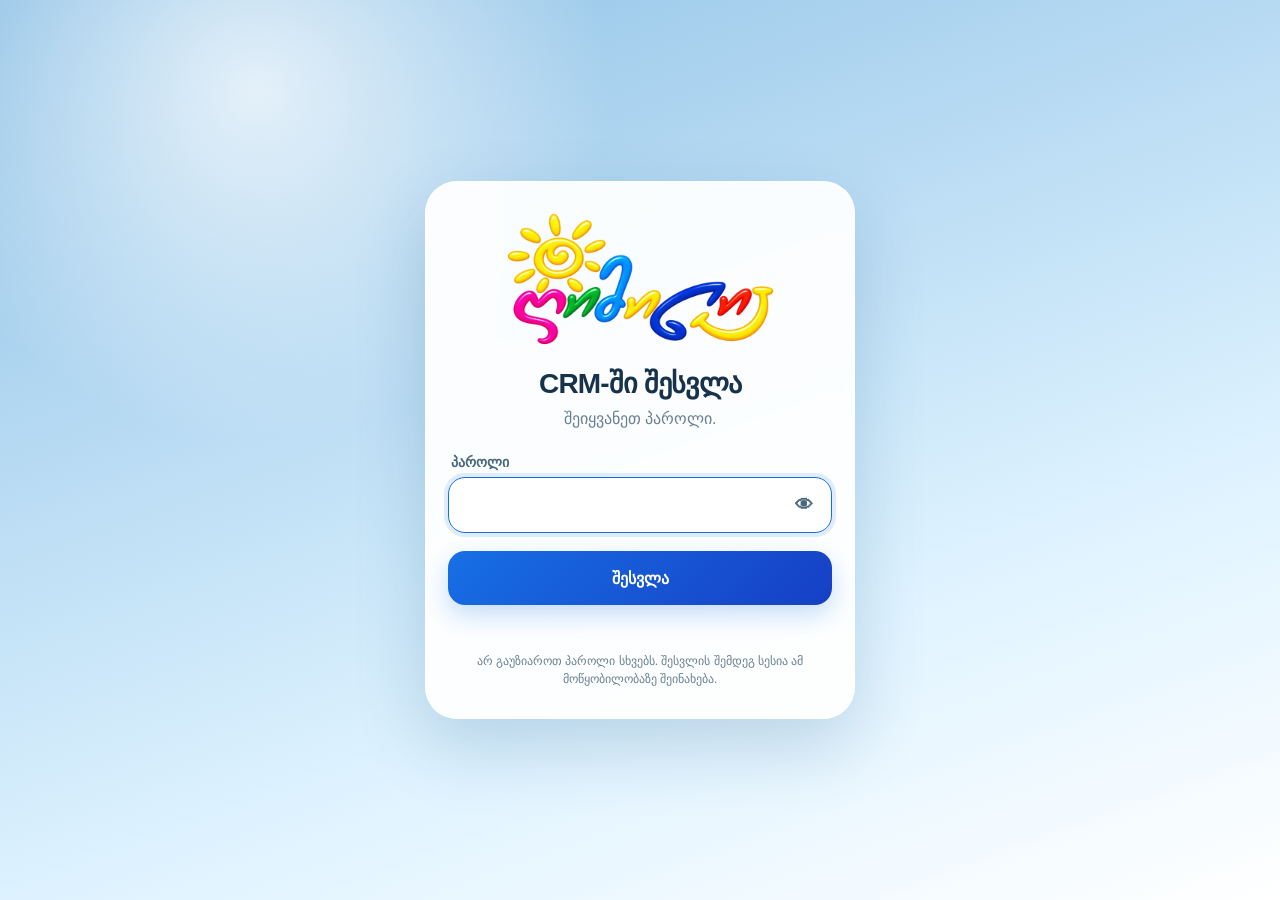
<file: crm/index.html>
<!doctype html>
<html lang="ka">
<head>
  <meta charset="utf-8">
  <meta name="viewport" content="width=device-width,initial-scale=1">
  <meta name="author" content="Irakli Kvirkvelia · Homes in Georgia">
  <meta name="robots" content="noindex">
  <!-- Made with Claude (Anthropic) · © Homes in Georgia · Created by Irakli Kvirkvelia -->
  <title>ღიმილი CRM</title>
  <meta http-equiv="refresh" content="0;url=../login.html">
  <script>location.replace('../login.html')</script>
</head>
<body><a href="../login.html">ღიმილი CRM</a></body>
</html>
</file>
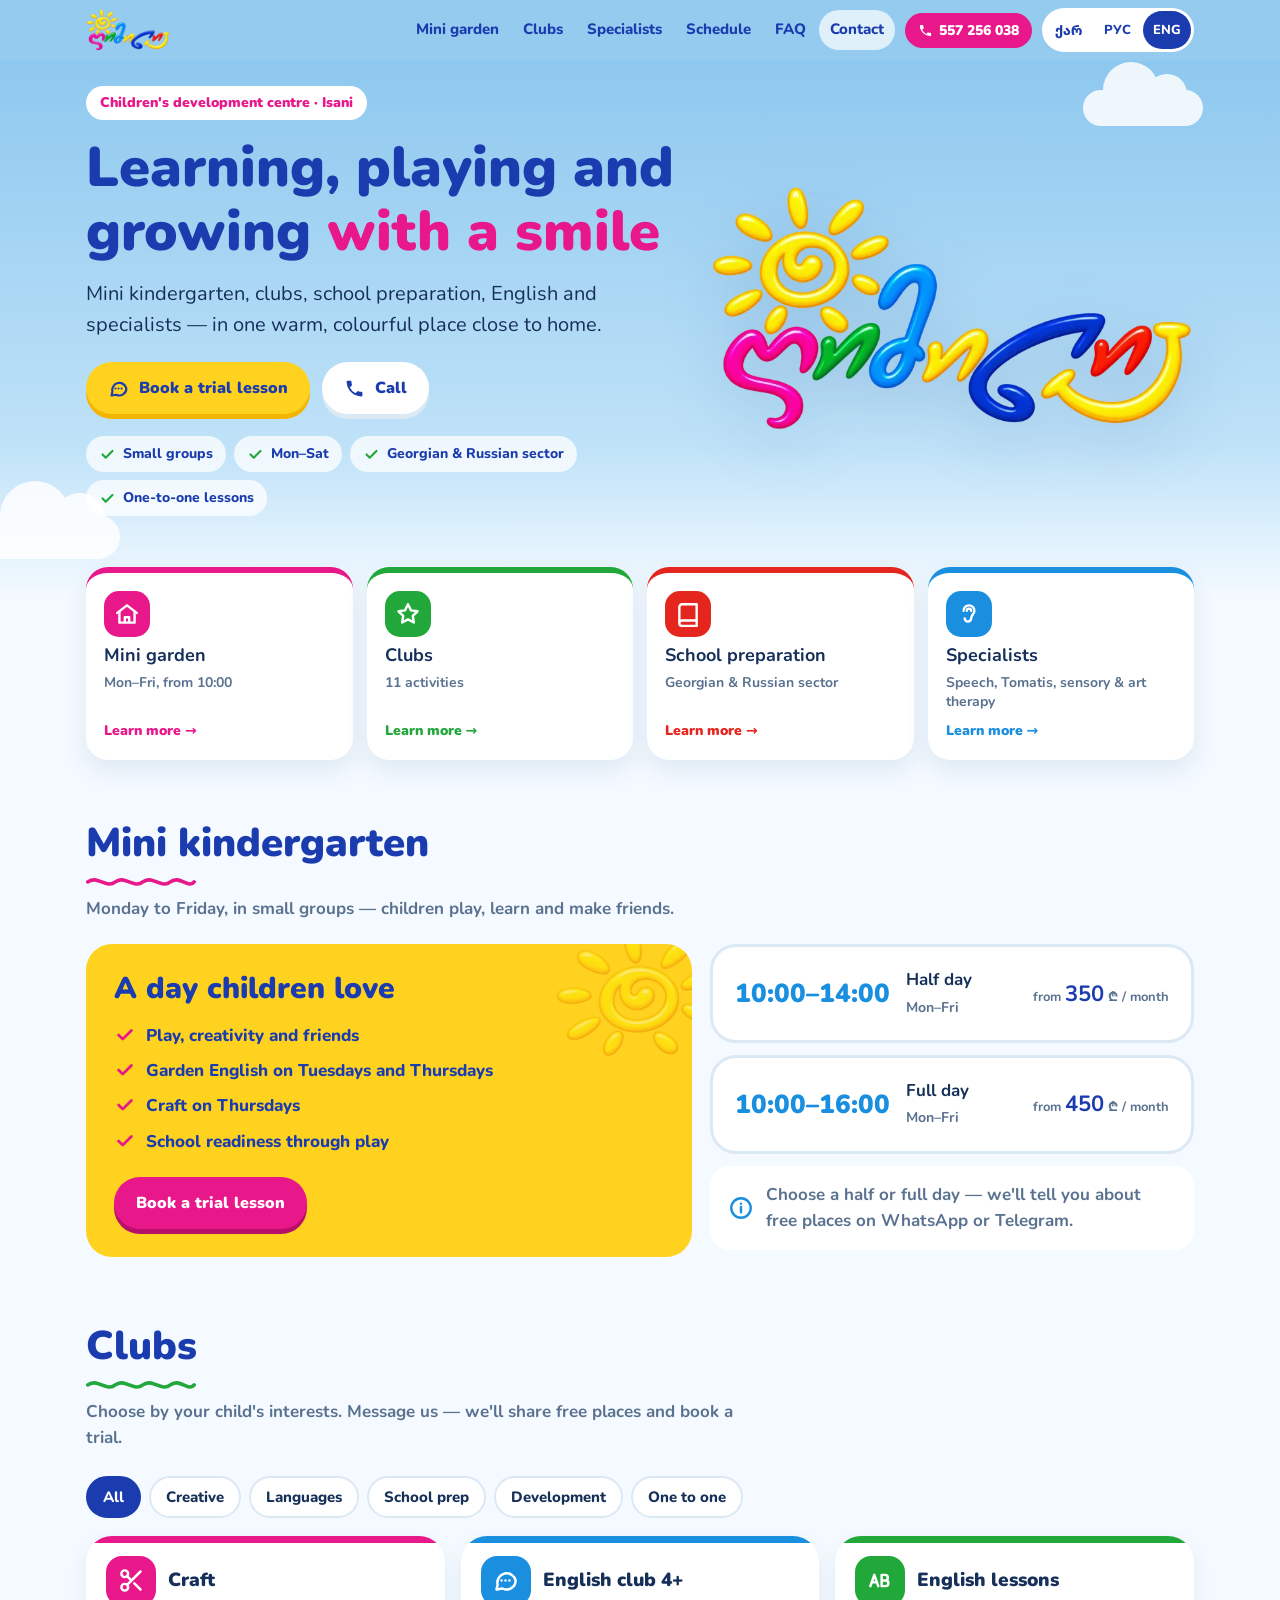
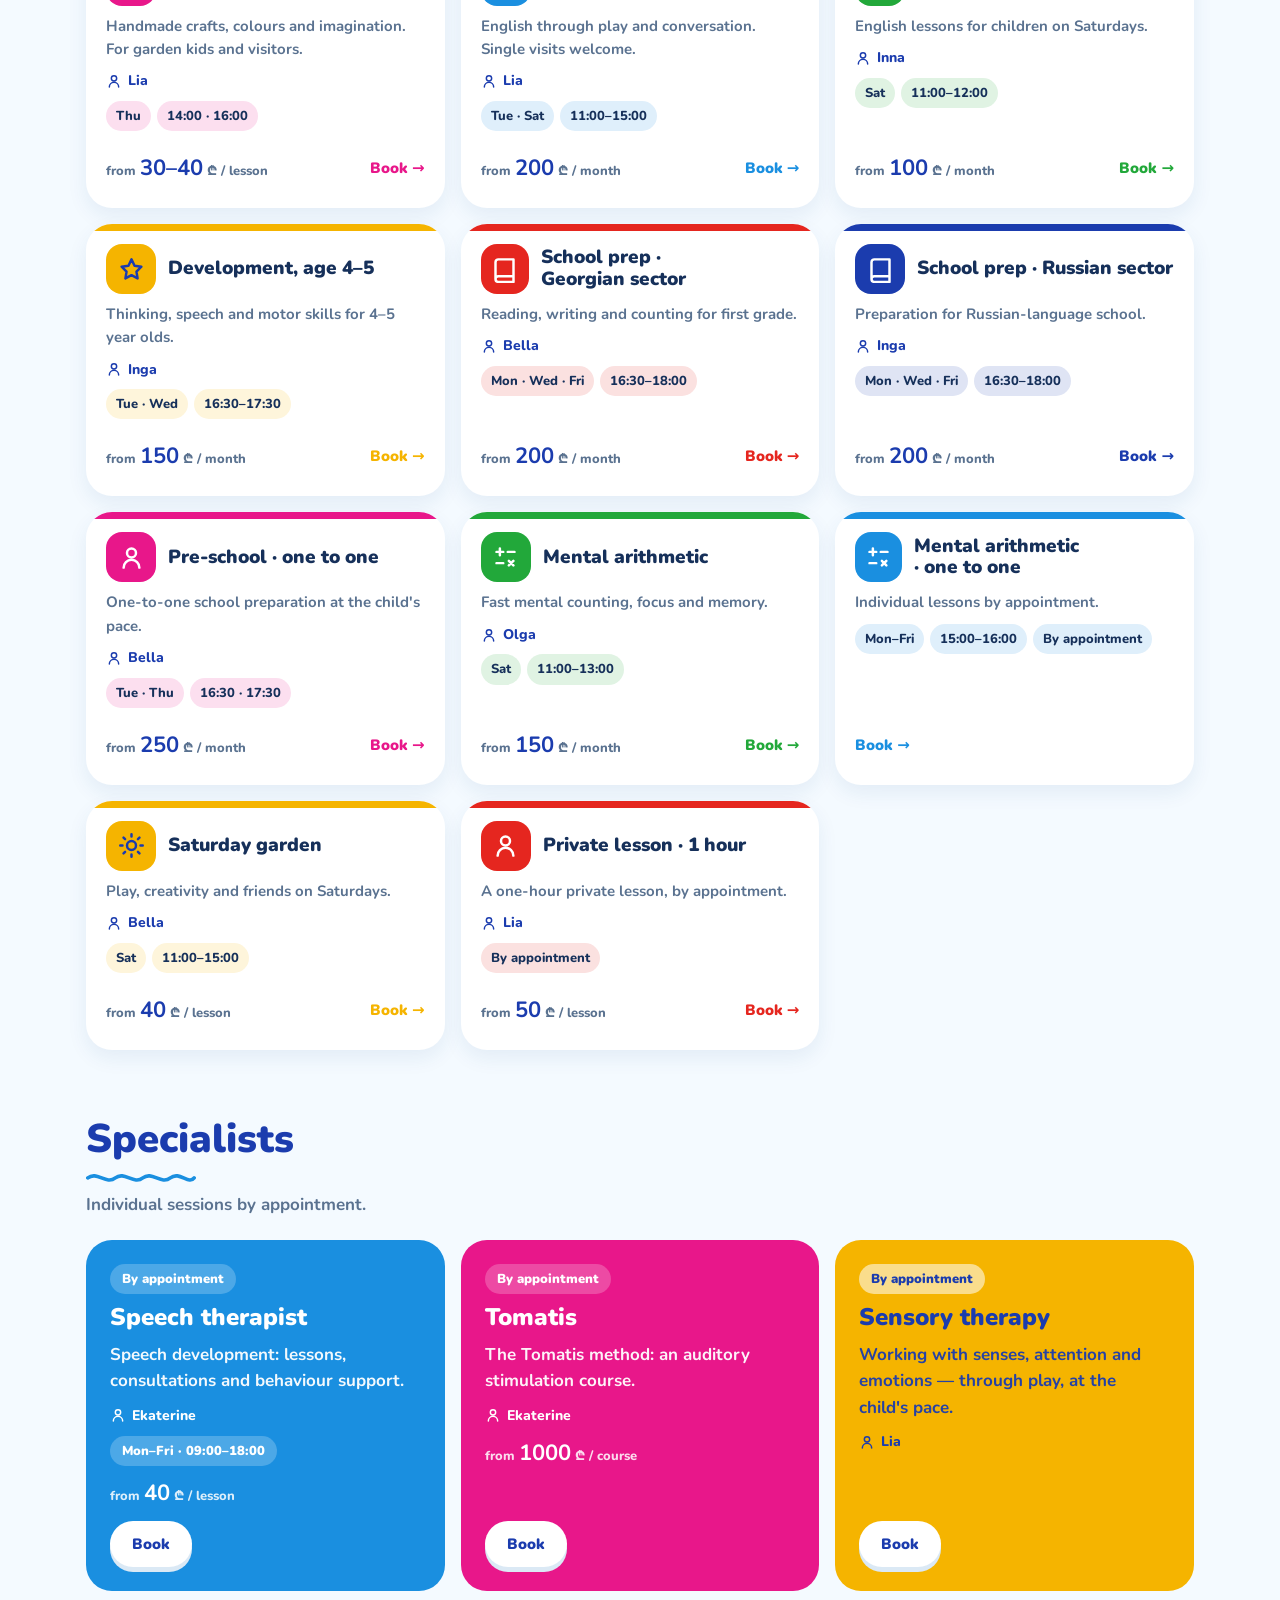
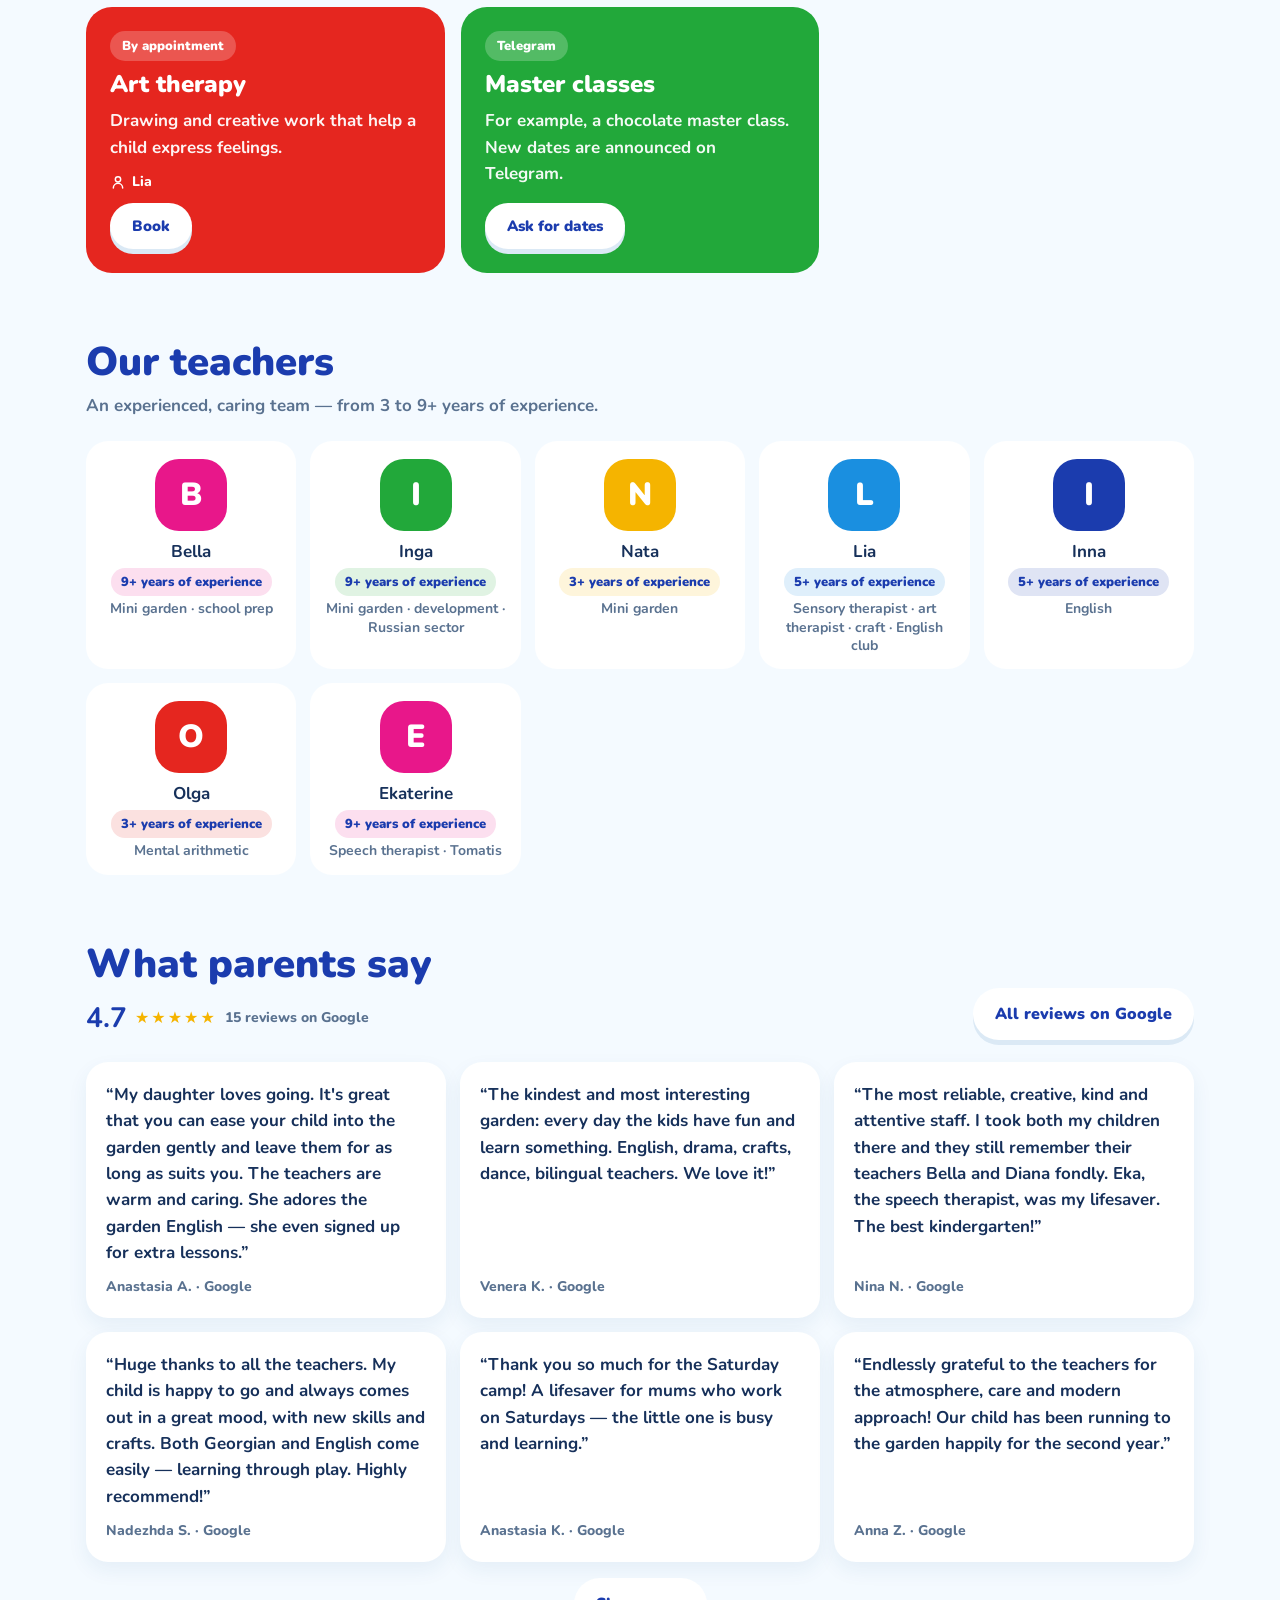
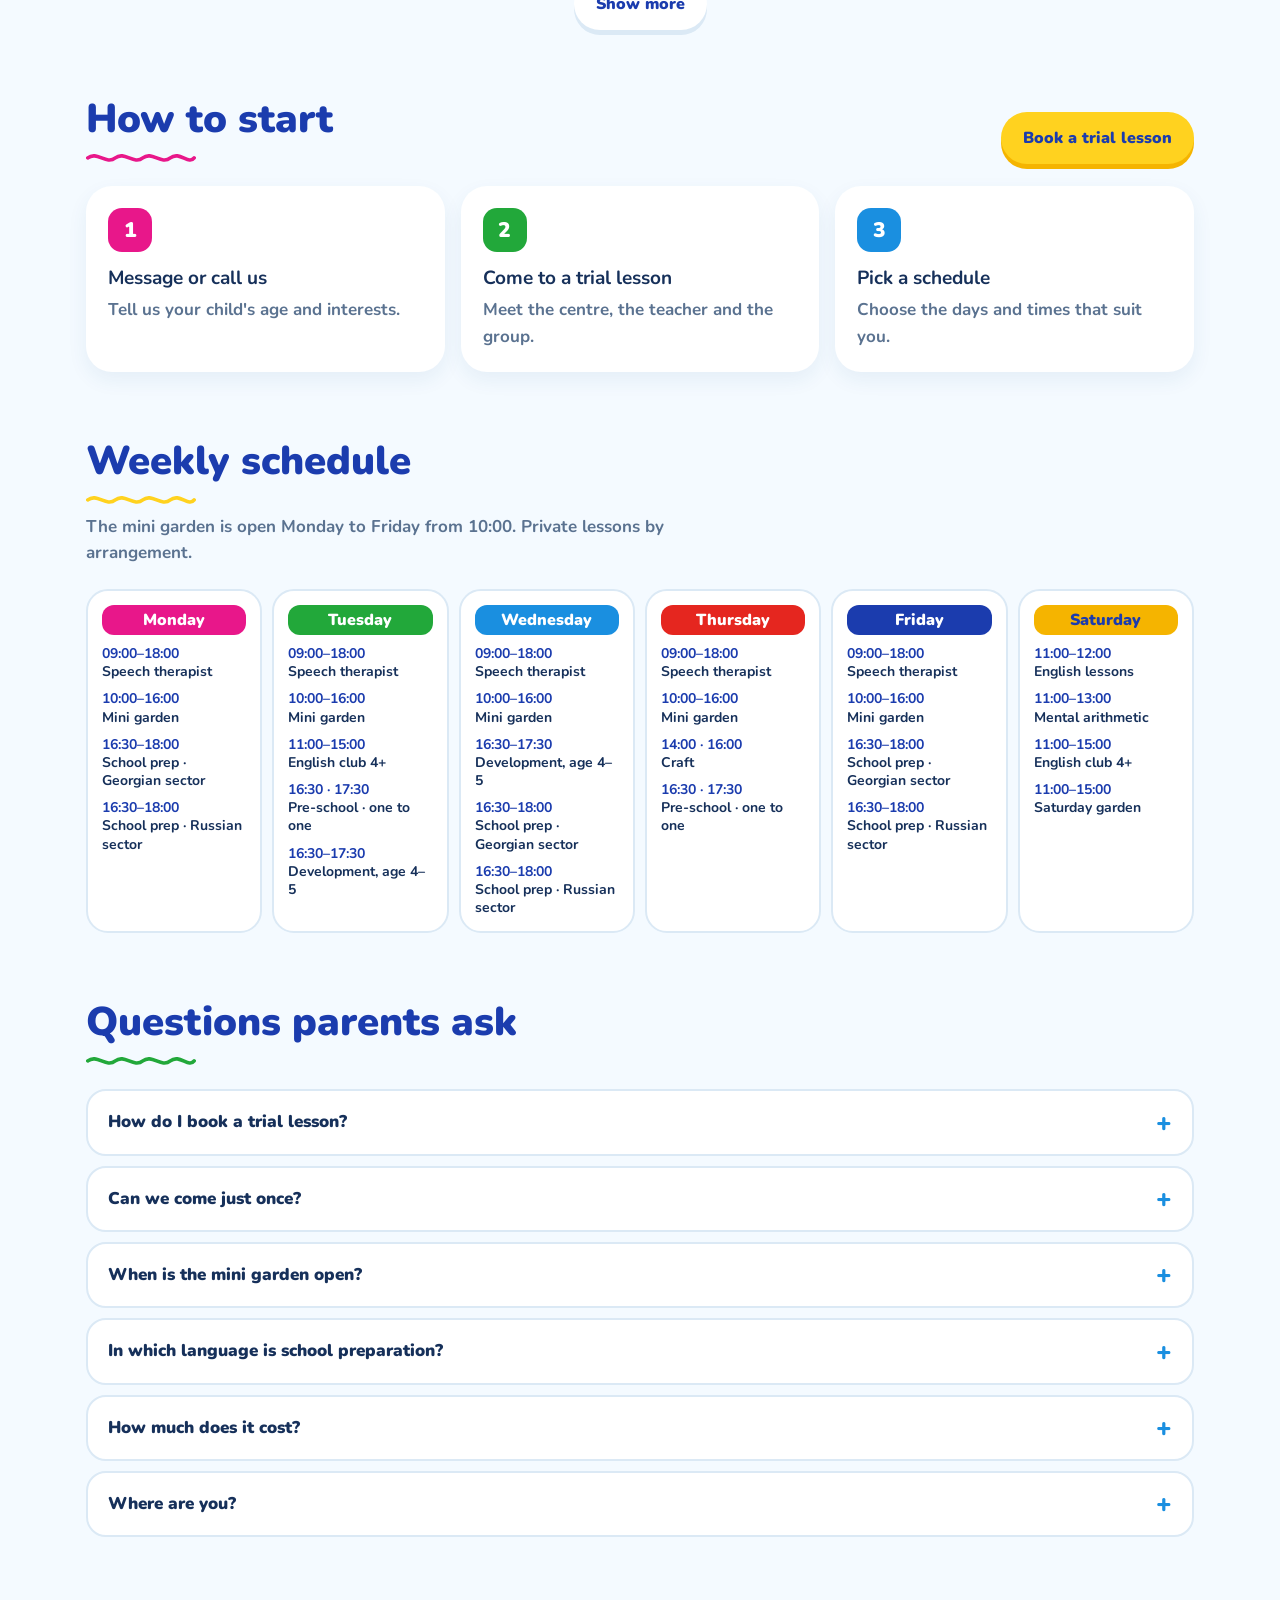
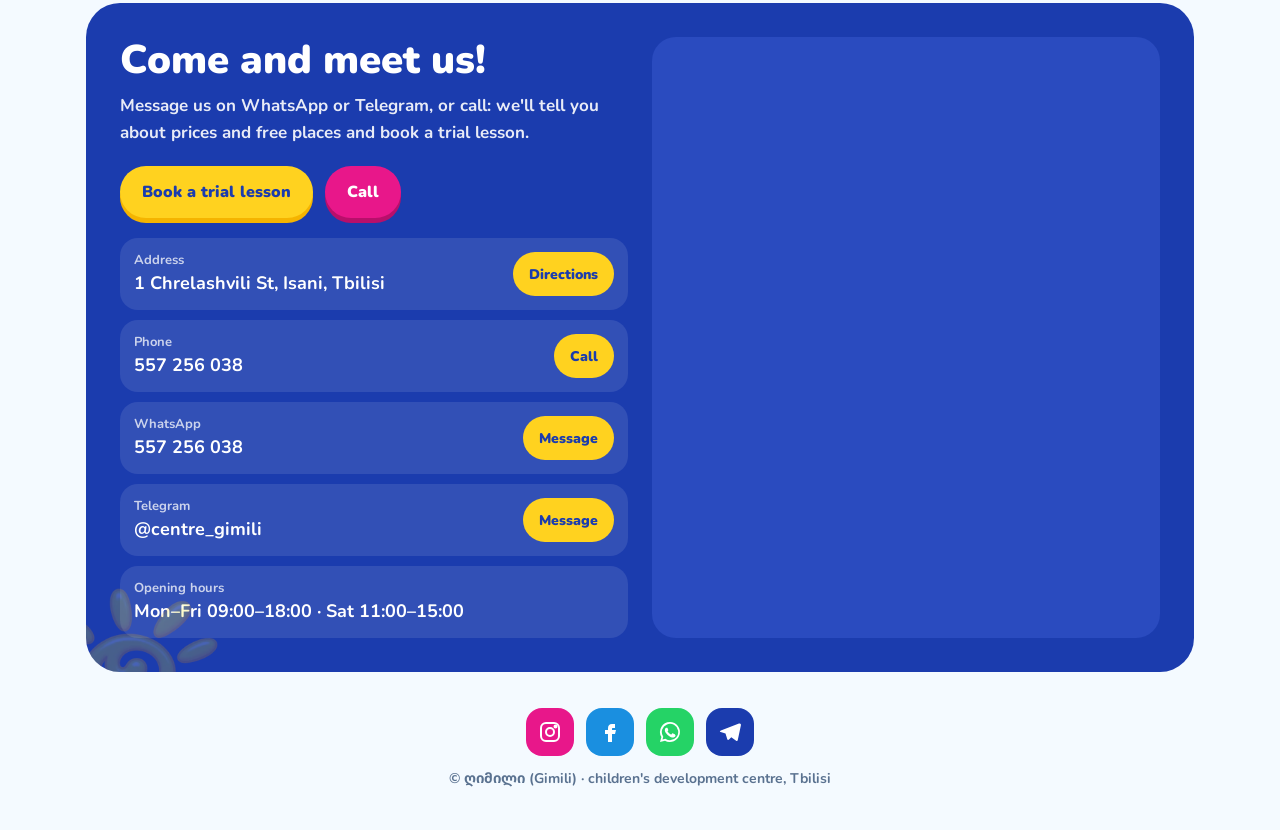
<file: en/index.html>
<!doctype html>
<html lang="en" data-lang="en"><head>
<meta charset="utf-8">
<meta name="viewport" content="width=device-width,initial-scale=1,viewport-fit=cover">
<meta name="theme-color" content="#8ec8ef">
<title>Gimili (ღიმილი) · children's development centre and mini kindergarten in Isani, Tbilisi</title>
<meta id="metaDesc" name="description" content="Gimili children's centre in Isani, Tbilisi: mini kindergarten, clubs, school preparation (Georgian and Russian sector), English, speech therapist, Tomatis, sensory and art therapy. Book a trial lesson.">
<meta name="author" content="Irakli Kvirkvelia · Homes in Georgia">
<!-- Made with Claude (Anthropic) · © Homes in Georgia · Created by Irakli Kvirkvelia -->
<link rel="canonical" href="https://gimili.ge/en/" id="canonical">
<link rel="alternate" hreflang="ka" href="https://gimili.ge/">
<link rel="alternate" hreflang="ru" href="https://gimili.ge/ru/">
<link rel="alternate" hreflang="en" href="https://gimili.ge/en/">
<link rel="alternate" hreflang="x-default" href="https://gimili.ge/">
<link rel="icon" href="/site/assets/icon.png">
<link rel="apple-touch-icon" href="/site/assets/icon.png">
<meta property="og:type" content="website">
<meta property="og:url" content="https://gimili.ge/en/" id="ogUrl">
<meta property="og:locale" content="en_US" id="ogLocale">
<meta property="og:site_name" content="ღიმილი · Gimili">
<meta id="ogTitle" property="og:title" content="Gimili (ღიმილი) · children's development centre and mini kindergarten in Isani, Tbilisi">
<meta id="ogDesc" property="og:description" content="Gimili children's centre in Isani, Tbilisi: mini kindergarten, clubs, school preparation (Georgian and Russian sector), English, speech therapist, Tomatis, sensory and art therapy. Book a trial lesson.">
<meta property="og:image" content="https://gimili.ge/site/assets/share.jpg">
<meta property="og:image:width" content="1200">
<meta property="og:image:height" content="630">
<meta name="twitter:card" content="summary_large_image">
<script type="application/ld+json" id="ld">{"@context":"https://schema.org","@graph":[{"@type":["ChildCare","EducationalOrganization"],"@id":"https://gimili.ge/#centre","url":"https://gimili.ge/en/","inLanguage":"en","name":"Gimili","alternateName":["ღიმილი","Gimili","Гимили","Детский развивающий центр «Гимили»"],"description":"Gimili children's centre in Isani, Tbilisi: mini kindergarten, clubs, school preparation (Georgian and Russian sector), English, speech therapist, Tomatis, sensory and art therapy. Book a trial lesson.","telephone":"+995557256038","image":"https://gimili.ge/site/assets/share.jpg","logo":"https://gimili.ge/site/assets/logo.webp","address":{"@type":"PostalAddress","streetAddress":"1 Chrelashvili St, Isani, Tbilisi","addressLocality":"Tbilisi","postalCode":"0113","addressRegion":"Isani","addressCountry":"GE"},"hasMap":"https://www.google.com/maps/search/?api=1&query=Chrelashvili+1+Tbilisi","areaServed":"Isani, Tbilisi","knowsLanguage":["ka","ru","en"],"priceRange":"₾30–₾450","openingHoursSpecification":[{"@type":"OpeningHoursSpecification","dayOfWeek":["Monday","Tuesday","Wednesday","Thursday","Friday"],"opens":"09:00","closes":"18:00"},{"@type":"OpeningHoursSpecification","dayOfWeek":"Saturday","opens":"11:00","closes":"15:00"}],"sameAs":["https://www.instagram.com/centri_ghimili/","https://www.facebook.com/share/1DfU3EqnLd/","https://t.me/centre_gimili","https://wa.me/995557256038"],"employee":[{"@type":"Person","name":"Bella","jobTitle":"Mini garden · school prep"},{"@type":"Person","name":"Inga","jobTitle":"Mini garden · development · Russian sector"},{"@type":"Person","name":"Nata","jobTitle":"Mini garden"},{"@type":"Person","name":"Lia","jobTitle":"Sensory therapist · art therapist · craft · English club"},{"@type":"Person","name":"Inna","jobTitle":"English"},{"@type":"Person","name":"Olga","jobTitle":"Mental arithmetic"},{"@type":"Person","name":"Ekaterine","jobTitle":"Speech therapist · Tomatis"}],"hasOfferCatalog":{"@type":"OfferCatalog","name":"Clubs","itemListElement":[{"@type":"Offer","itemOffered":{"@type":"Service","name":"Mini kindergarten · Half day 10:00–14:00","description":"Monday to Friday, in small groups — children play, learn and make friends."},"price":350,"priceCurrency":"GEL","unitText":"month"},{"@type":"Offer","itemOffered":{"@type":"Service","name":"Mini kindergarten · Full day 10:00–16:00","description":"Monday to Friday, in small groups — children play, learn and make friends."},"price":450,"priceCurrency":"GEL","unitText":"month"},{"@type":"Offer","itemOffered":{"@type":"Service","name":"Craft","description":"Handmade crafts, colours and imagination. For garden kids and visitors."}},{"@type":"Offer","itemOffered":{"@type":"Service","name":"English club 4+","description":"English through play and conversation. Single visits welcome."},"price":200,"priceCurrency":"GEL","unitText":"month"},{"@type":"Offer","itemOffered":{"@type":"Service","name":"English lessons","description":"English lessons for children on Saturdays."},"price":100,"priceCurrency":"GEL","unitText":"month"},{"@type":"Offer","itemOffered":{"@type":"Service","name":"Development, age 4–5","description":"Thinking, speech and motor skills for 4–5 year olds."},"price":150,"priceCurrency":"GEL","unitText":"month"},{"@type":"Offer","itemOffered":{"@type":"Service","name":"School prep · Georgian sector","description":"Reading, writing and counting for first grade."},"price":200,"priceCurrency":"GEL","unitText":"month"},{"@type":"Offer","itemOffered":{"@type":"Service","name":"School prep · Russian sector","description":"Preparation for Russian-language school."},"price":200,"priceCurrency":"GEL","unitText":"month"},{"@type":"Offer","itemOffered":{"@type":"Service","name":"Pre-school · one to one","description":"One-to-one school preparation at the child's pace."},"price":250,"priceCurrency":"GEL","unitText":"month"},{"@type":"Offer","itemOffered":{"@type":"Service","name":"Mental arithmetic","description":"Fast mental counting, focus and memory."},"price":150,"priceCurrency":"GEL","unitText":"month"},{"@type":"Offer","itemOffered":{"@type":"Service","name":"Mental arithmetic · one to one","description":"Individual lessons by appointment."}},{"@type":"Offer","itemOffered":{"@type":"Service","name":"Saturday garden","description":"Play, creativity and friends on Saturdays."},"price":40,"priceCurrency":"GEL","unitText":"lesson"},{"@type":"Offer","itemOffered":{"@type":"Service","name":"Private lesson · 1 hour","description":"A one-hour private lesson, by appointment."},"price":50,"priceCurrency":"GEL","unitText":"lesson"},{"@type":"Offer","itemOffered":{"@type":"Service","name":"Speech therapist","description":"Speech development: lessons, consultations and behaviour support."},"price":40,"priceCurrency":"GEL","unitText":"lesson"},{"@type":"Offer","itemOffered":{"@type":"Service","name":"Tomatis","description":"The Tomatis method: an auditory stimulation course."},"price":1000,"priceCurrency":"GEL","unitText":"course"},{"@type":"Offer","itemOffered":{"@type":"Service","name":"Sensory therapy","description":"Working with senses, attention and emotions — through play, at the child's pace."}},{"@type":"Offer","itemOffered":{"@type":"Service","name":"Art therapy","description":"Drawing and creative work that help a child express feelings."}},{"@type":"Offer","itemOffered":{"@type":"Service","name":"Master classes","description":"For example, a chocolate master class. New dates are announced on Telegram."}}]}},{"@type":"FAQPage","mainEntity":[{"@type":"Question","name":"How do I book a trial lesson?","acceptedAnswer":{"@type":"Answer","text":"Message us on WhatsApp or Telegram, or call 557 256 038 — we'll suggest free days and book you in."}},{"@type":"Question","name":"Can we come just once?","acceptedAnswer":{"@type":"Answer","text":"Yes — the English club and craft welcome single visits."}},{"@type":"Question","name":"When is the mini garden open?","acceptedAnswer":{"@type":"Answer","text":"Monday to Friday: half day 10:00–14:00 or full day 10:00–16:00."}},{"@type":"Question","name":"In which language is school preparation?","acceptedAnswer":{"@type":"Answer","text":"We have two sectors, Georgian and Russian, plus one-to-one preparation."}},{"@type":"Question","name":"How much does it cost?","acceptedAnswer":{"@type":"Answer","text":"Mini garden — 350 ₾ (half day) or 450 ₾ (full day) a month. Club prices are on the cards."}},{"@type":"Question","name":"Where are you?","acceptedAnswer":{"@type":"Answer","text":"1 Chrelashvili St, Isani, Tbilisi. The map is below."}}]}]}</script>
<link rel="preconnect" href="https://fonts.googleapis.com">
<link rel="preconnect" href="https://fonts.gstatic.com" crossorigin="">
<link rel="stylesheet" href="https://fonts.googleapis.com/css2?family=Nunito:wght@600;800;900&amp;family=Noto+Sans+Georgian:wght@500;700;900&amp;display=swap">
<style>
  /* Sky band with the logo's sun, white "toy-box" cards in the logo's colours. One clear next step on every screen. */
  :root{
    --sky:#8ec8ef; --paper:#f4faff; --navy:#1b3cae; --ink:#16305a; --muted:#5a7290; --line:#dbe9f5;
    --sun:#ffd21f; --sun-deep:#f5b400; --pink:#e8178a; --green:#22a83a; --blue:#1a8fe0; --red:#e5261f;
    --font:"Nunito","Noto Sans Georgian",system-ui,sans-serif; --r:26px; --head:60px;
    color-scheme:light;
  }
  *{box-sizing:border-box}
  html{scroll-behavior:smooth;scroll-padding-top:calc(var(--head) + 12px)}
  body{margin:0;background:var(--paper);color:var(--ink);font-family:var(--font);font-size:17px;line-height:1.55;overflow-x:hidden}
  @supports(overflow:clip){body{overflow-x:clip}}
  img{max-width:100%;display:block}
  a{color:inherit}
  .wrap{width:min(100%,1140px);margin:0 auto;padding-left:max(16px,env(safe-area-inset-left));padding-right:max(16px,env(safe-area-inset-right))}
  h1,h2,h3{line-height:1.15;text-wrap:balance;margin:0}
  :focus-visible{outline:3px solid var(--navy);outline-offset:3px;border-radius:10px}
  svg{flex:none}

  /* buttons */
  .btn{display:inline-flex;align-items:center;justify-content:center;gap:10px;min-height:52px;padding:0 22px;border-radius:999px;font:900 16px var(--font);text-decoration:none;cursor:pointer;border:0;transition:transform .15s,box-shadow .15s;white-space:nowrap}
  .btn:hover{transform:translateY(-2px)}
  .btn:active{transform:translateY(1px)}
  .btn svg{width:21px;height:21px}
  .b-sun{background:var(--sun);color:var(--navy);box-shadow:0 5px 0 var(--sun-deep)}
  .b-pink{background:var(--pink);color:#fff;box-shadow:0 5px 0 #b80f6b}
  .b-white{background:#fff;color:var(--navy);box-shadow:0 5px 0 var(--line)}

  /* header */
  .top{position:sticky;top:0;z-index:40;background:rgba(142,200,239,.94);backdrop-filter:blur(10px);padding-top:env(safe-area-inset-top);transition:box-shadow .2s}
  .top.scrolled{box-shadow:0 6px 20px rgba(20,60,120,.14)}
  .top .wrap{display:flex;align-items:center;gap:10px;min-height:var(--head)}
  .brand img{height:42px;width:auto}
  .nav{display:flex;gap:2px;margin-left:auto}
  .nav a{text-decoration:none;font-weight:800;color:var(--navy);padding:8px 11px;border-radius:999px;font-size:15px;white-space:nowrap}
  .nav a:hover,.nav a.on{background:rgba(255,255,255,.7)}
  .tel-top{display:inline-flex;align-items:center;gap:6px;background:var(--pink);color:#fff;text-decoration:none;font:900 14px var(--font);padding:8px 13px;border-radius:999px;white-space:nowrap}
  .tel-top svg{width:15px;height:15px}
  .lang{display:flex;background:#fff;border-radius:999px;padding:3px;gap:2px}
  .lang a{display:inline-grid;place-items:center;text-decoration:none}
  .lang button,.lang a{border:0;background:transparent;font:800 13px var(--font);color:var(--navy);padding:0 10px;min-height:38px;min-width:40px;border-radius:999px;cursor:pointer}
  .lang [aria-current="page"]{background:var(--navy);color:#fff}
  .burger{display:none;width:44px;height:44px;border:0;border-radius:14px;background:#fff;color:var(--navy);cursor:pointer;place-items:center}
  .burger svg{width:24px;height:24px}
  @media(max-width:1020px){.nav{display:none}.burger{display:grid;order:4}.top .lang{margin-left:auto;order:2}.tel-top{order:3}}
  @media(max-width:640px){.tel-top span{display:none}.tel-top{width:44px;height:44px;padding:0;justify-content:center;border-radius:14px}.tel-top svg{width:20px;height:20px}.top .lang a{padding:0 8px;min-width:38px}}
  @media(max-width:400px){.brand img{height:32px}.top .wrap{gap:7px}.top .lang a{padding:0 6px;min-width:34px;font-size:12px}}

  /* mobile menu */
  .drawer{position:fixed;inset:0;z-index:60;display:none}
  .drawer.open{display:block}
  .drawer .shade{position:absolute;inset:0;background:rgba(14,30,70,.45);animation:fade .2s}
  .drawer .panel{position:absolute;top:0;right:0;bottom:0;width:min(86vw,360px);background:#fff;padding:calc(14px + env(safe-area-inset-top)) 18px calc(20px + env(safe-area-inset-bottom));display:flex;flex-direction:column;gap:6px;overflow:auto;animation:slide .22s ease-out}
  .drawer .row{display:flex;align-items:center;justify-content:space-between;margin-bottom:8px}
  .drawer .close{width:44px;height:44px;border:0;border-radius:14px;background:var(--paper);color:var(--navy);cursor:pointer;display:grid;place-items:center}
  .drawer nav a{display:flex;align-items:center;gap:12px;text-decoration:none;font-weight:900;font-size:19px;color:var(--ink);padding:12px 10px;border-radius:16px}
  .drawer nav a:hover{background:var(--paper)}
  .drawer nav a i{width:12px;height:12px;border-radius:50%;background:var(--c)}
  .drawer .lang{align-self:flex-start;background:var(--paper);margin:10px 0}
  .drawer .btn{width:100%;margin-top:8px}
  @keyframes slide{from{transform:translateX(100%)}}
  @keyframes fade{from{opacity:0}}

  /* hero */
  .hero{background:linear-gradient(180deg,var(--sky) 0%,#bfe2f8 72%,var(--paper) 100%);position:relative;overflow:hidden}
  .hero .wrap{display:grid;grid-template-columns:minmax(0,1.1fr) minmax(0,.9fr);gap:28px;align-items:center;padding-block:26px 64px;position:relative;z-index:1}
  .eyebrow{display:inline-flex;align-items:center;gap:8px;background:#fff;color:var(--pink);font-weight:900;font-size:14px;padding:6px 14px;border-radius:999px}
  .hero h1{font-size:clamp(32px,5vw,56px);font-weight:900;color:var(--navy);margin:16px 0 14px}
  .hero h1 em{font-style:normal;color:var(--pink)}
  .lead{font-size:clamp(17px,2vw,20px);margin:0 0 22px;max-width:34em}
  .ctas{display:flex;flex-wrap:wrap;gap:12px}
  .trust{display:flex;flex-wrap:wrap;gap:8px;margin-top:22px;padding:0;list-style:none}
  .trust li{display:inline-flex;align-items:center;gap:7px;background:rgba(255,255,255,.75);border-radius:999px;padding:7px 13px;font-weight:800;font-size:14px;color:var(--navy)}
  .trust li svg{width:17px;height:17px;color:var(--green)}
  .hero-logo{width:100%;max-width:500px;margin-inline:auto;filter:drop-shadow(0 18px 30px rgba(20,70,140,.18));animation:bob 5s ease-in-out infinite}
  .cloud{position:absolute;background:#fff;border-radius:999px;opacity:.85;pointer-events:none}
  .cloud::before,.cloud::after{content:"";position:absolute;background:#fff;border-radius:50%}
  .c1{width:150px;height:44px;left:-30px;bottom:38px}.c1::before{width:70px;height:70px;left:30px;top:-34px}.c1::after{width:52px;height:52px;left:84px;top:-22px}
  .c2{width:120px;height:36px;right:6%;top:30px}.c2::before{width:56px;height:56px;left:20px;top:-28px}.c2::after{width:40px;height:40px;left:64px;top:-16px}
  @media(max-width:820px){.hero h1{font-size:clamp(28px,8vw,36px);margin:12px 0 10px}.lead{font-size:16px;margin-bottom:18px}.trust{margin-top:16px}.trust li{font-size:13px;padding:6px 11px}}
  @media(max-width:820px){.hero .wrap{grid-template-columns:minmax(0,1fr);padding-block:18px 52px;text-align:center}.hero-art{display:none}.ctas,.trust{justify-content:center}.ctas .btn{flex:1 1 220px}}

  /* offer tiles */
  .tiles{display:grid;grid-template-columns:repeat(4,minmax(0,1fr));gap:14px;margin-top:-30px;position:relative;z-index:2}
  .tile{display:flex;flex-direction:column;gap:8px;background:#fff;border-radius:22px;padding:18px;text-decoration:none;box-shadow:0 10px 24px rgba(26,80,140,.1);border-top:6px solid var(--c);transition:transform .15s;min-width:0}
  .tile:hover{transform:translateY(-3px)}
  .tile .ic{width:46px;height:46px;border-radius:15px;background:var(--c);color:#fff;display:grid;place-items:center}
  .tile .ic svg{width:26px;height:26px}
  .tile b{font-size:18px;line-height:1.2}
  .tile small{color:var(--muted);font-weight:700;font-size:14px;line-height:1.35}
  .tile span.go{margin-top:auto;font-weight:900;color:var(--c);font-size:14px}
  @media(max-width:900px){.tiles{grid-template-columns:repeat(2,minmax(0,1fr))}}
  @media(max-width:420px){.tile{padding:14px}.tile b{font-size:16px}.tile small{display:none}}

  section{padding-block:60px 6px}
  .sec-head{display:flex;align-items:flex-end;justify-content:space-between;gap:16px;flex-wrap:wrap;margin-bottom:22px}
  .sec-head h2{font-size:clamp(28px,4vw,40px);font-weight:900;color:var(--navy)}
  .sec-head p{margin:8px 0 0;color:var(--muted);font-weight:700;max-width:40em}
  .squiggle{display:block;width:110px;height:14px;margin-top:8px}
  .price{display:inline-flex;align-items:baseline;gap:4px;font-weight:900;color:var(--navy)}
  .price b{font-size:22px}
  .price small{color:var(--muted);font-weight:800;font-size:13px}

  /* garden */
  .garden{display:grid;grid-template-columns:minmax(0,1.25fr) minmax(0,1fr);gap:18px}
  .garden-card{background:var(--sun);border-radius:var(--r);padding:28px;position:relative;overflow:hidden;color:var(--navy)}
  .garden-card h3{font-size:clamp(24px,3vw,30px);font-weight:900;max-width:14em}
  .garden-card ul{list-style:none;padding:0;margin:16px 0 22px;display:grid;gap:9px;font-weight:800;position:relative}
  .garden-card li{display:flex;gap:10px;align-items:flex-start}
  .garden-card li svg{width:22px;height:22px;color:var(--pink);margin-top:1px}
  .garden-card .sunimg{position:absolute;right:-30px;top:-20px;width:170px;opacity:.5;animation:spin 40s linear infinite}
  .slots{display:grid;gap:12px;align-content:start}
  .slot{background:#fff;border-radius:var(--r);padding:20px 22px;border:3px solid var(--line);display:flex;gap:16px;align-items:center;flex-wrap:wrap}
  .slot .time{font:900 26px var(--font);color:var(--blue);white-space:nowrap}
  .slot b{display:block}.slot small{color:var(--muted);font-weight:700}
  .slot .price{margin-left:auto}
  .note{background:#fff;border-radius:20px;padding:16px 18px;font-weight:700;color:var(--muted);display:flex;gap:12px;align-items:center}
  .note svg{width:26px;height:26px;color:var(--blue)}
  @media(max-width:820px){.garden{grid-template-columns:minmax(0,1fr)}.garden-card{padding:22px}}

  /* clubs */
  .filters{display:flex;gap:8px;overflow-x:auto;padding:2px 2px 10px;margin:0 -2px 8px;scrollbar-width:none}
  .filters::-webkit-scrollbar{display:none}
  .filters button{flex:none;border:2px solid var(--line);background:#fff;color:var(--ink);font:800 15px var(--font);padding:9px 15px;border-radius:999px;cursor:pointer}
  .filters button[aria-pressed="true"]{background:var(--navy);border-color:var(--navy);color:#fff}
  .clubs{display:grid;grid-template-columns:repeat(3,minmax(0,1fr));gap:16px}
  .club{background:#fff;border-radius:var(--r);padding:20px;display:flex;flex-direction:column;gap:9px;min-width:0;box-shadow:0 8px 20px rgba(26,80,140,.08);position:relative;overflow:hidden}
  .club::before{content:"";position:absolute;inset:0 0 auto;height:7px;background:var(--c)}
  .club .hd{display:flex;gap:12px;align-items:center}
  .club .ico{width:50px;height:50px;border-radius:16px;background:var(--c);display:grid;place-items:center;color:#fff}
  .club .ico svg{width:27px;height:27px}
  .club h3{font-size:19px;font-weight:900}
  .club p{margin:0;color:var(--muted);font-weight:700;font-size:15px}
  .when{display:flex;flex-wrap:wrap;gap:6px}
  .chip{background:color-mix(in srgb,var(--c) 14%,#fff);font-weight:800;font-size:13px;padding:5px 10px;border-radius:999px}
  .club .ft{display:flex;align-items:center;justify-content:space-between;gap:10px;margin-top:auto;padding-top:8px;flex-wrap:wrap}
  .club .ask{font:900 15px var(--font);color:var(--c);text-decoration:none;display:inline-flex;gap:6px;align-items:center;min-height:40px}
  .club .ask:hover{text-decoration:underline}
  .club[hidden]{display:none}
  @media(max-width:980px){.clubs{grid-template-columns:repeat(2,minmax(0,1fr))}}
  @media(max-width:600px){.clubs{grid-template-columns:minmax(0,1fr)}.club{padding:18px}}

  /* specialists */
  .duo{display:grid;grid-template-columns:repeat(3,minmax(0,1fr));gap:16px}
  .spec{border-radius:var(--r);padding:24px;color:#fff;display:flex;flex-direction:column;gap:10px;min-width:0}
  .spec h3{font-size:24px;font-weight:900}
  .spec p{margin:0;font-weight:700;opacity:.95}
  .spec .tag{align-self:flex-start;background:rgba(255,255,255,.22);font-weight:900;font-size:13px;padding:5px 12px;border-radius:999px}
  .spec .btn{margin-top:auto;align-self:flex-start;min-height:46px;font-size:15px}
  .spec .price{color:#fff}.spec .price small{color:rgba(255,255,255,.85)}
  /* on yellow, text is dark blue — white on yellow is unreadable */
  .spec.on-sun,.spec.on-sun .price,.spec.on-sun .who.light{color:var(--navy)}.spec.on-sun .price small{color:var(--ink)}.spec.on-sun .tag{background:rgba(255,255,255,.55)}
  .club.on-sun .ico,.tile.on-sun .ic,.days button.on-sun[aria-pressed="true"],.day.on-sun h3,.steps li.on-sun::before{color:var(--navy)}
  @media(max-width:900px){.duo{grid-template-columns:minmax(0,1fr)}}

  /* steps */
  .steps{display:grid;grid-template-columns:repeat(3,minmax(0,1fr));gap:16px;counter-reset:s;list-style:none;padding:0;margin:0}
  .steps li{background:#fff;border-radius:var(--r);padding:22px;position:relative;box-shadow:0 8px 20px rgba(26,80,140,.07)}
  .steps li::before{counter-increment:s;content:counter(s);width:44px;height:44px;border-radius:14px;background:var(--c);color:#fff;font-weight:900;font-size:21px;display:grid;place-items:center;margin-bottom:12px}
  .steps b{display:block;font-size:19px;margin-bottom:4px}
  .steps span{color:var(--muted);font-weight:700}
  @media(max-width:820px){.steps{grid-template-columns:minmax(0,1fr)}.steps li{display:grid;grid-template-columns:44px 1fr;column-gap:14px;padding:18px}.steps li::before{grid-row:span 2;margin:0}}

  /* gallery, team, reviews (shown only when filled) */
  .gallery{display:grid;grid-template-columns:repeat(4,minmax(0,1fr));gap:10px}
  .gallery img{width:100%;aspect-ratio:1;object-fit:cover;border-radius:18px}
  .gallery img:first-child{grid-column:span 2;grid-row:span 2}
  @media(max-width:700px){.gallery{grid-template-columns:repeat(2,minmax(0,1fr))}}
  .team{display:grid;grid-template-columns:repeat(auto-fill,minmax(200px,1fr));gap:14px}
  .person{background:#fff;border-radius:22px;padding:14px;text-align:center}
  .person img{width:100%;aspect-ratio:1;object-fit:cover;border-radius:16px;margin-bottom:10px}
  .person b{display:block;line-height:1.25}.person small{color:var(--muted);font-weight:700;font-size:14px;line-height:1.3;display:block;margin-top:4px}
  .exp{display:inline-block;margin-top:6px;background:color-mix(in srgb,var(--c,#1a8fe0) 14%,#fff);color:var(--navy);font-weight:900;font-size:13px;padding:4px 10px;border-radius:999px}
  .ava{width:72px;height:72px;border-radius:24px;background:var(--c);color:#fff;font-weight:900;font-size:32px;display:grid;place-items:center;margin:4px auto 10px}
  .who{display:inline-flex;align-items:center;gap:6px;font-weight:800;font-size:14px;color:var(--navy)}
  .who svg{width:16px;height:16px}.who.light{color:#fff}
  @media(max-width:480px){.team{grid-template-columns:repeat(2,minmax(0,1fr))}.person{padding:12px 10px}}
  .reviews{display:grid;grid-template-columns:repeat(3,minmax(0,1fr));gap:14px}
  .review{background:#fff;border-radius:22px;padding:20px;margin:0;box-shadow:0 8px 20px rgba(26,80,140,.07);display:flex;flex-direction:column}
  .review[hidden]{display:none}
  .review figcaption{margin-top:auto}
  .stars{color:#f5b400;letter-spacing:2px;font-size:16px}
  .review .stars{margin-bottom:8px}
  .gbadge{display:flex;align-items:center;gap:8px;margin-top:10px;font-weight:800;color:var(--ink)}
  .gbadge b{font-size:28px;color:var(--navy)}.gbadge small{color:var(--muted);font-size:14px}
  .review blockquote{margin:0 0 10px;font-weight:700}
  .review figcaption{color:var(--muted);font-weight:800;font-size:14px}
  @media(max-width:980px){.reviews{grid-template-columns:repeat(2,minmax(0,1fr))}}@media(max-width:640px){.reviews{grid-template-columns:minmax(0,1fr)}}

  /* schedule */
  .days{display:none;gap:6px;overflow-x:auto;scrollbar-width:none;margin-bottom:12px}
  .days::-webkit-scrollbar{display:none}
  .days button{flex:1 0 auto;border:0;background:#fff;color:var(--ink);font:900 15px var(--font);padding:10px 14px;border-radius:14px;cursor:pointer;border-bottom:4px solid var(--c)}
  .days button[aria-pressed="true"]{background:var(--c);color:#fff}
  .week{display:grid;grid-template-columns:repeat(6,minmax(0,1fr));gap:10px}
  .day{background:#fff;border-radius:22px;padding:14px;min-width:0;border:2px solid var(--line)}
  .day h3{font-size:16px;font-weight:900;color:#fff;background:var(--c);border-radius:12px;padding:6px 10px;margin-bottom:10px;text-align:center}
  .day ul{list-style:none;margin:0;padding:0;display:grid;gap:9px}
  .day li{font-size:14px;line-height:1.3;font-weight:700}
  .day li b{display:block;color:var(--navy);font-variant-numeric:tabular-nums}
  @media(max-width:1000px){.days{display:flex}.week{grid-template-columns:minmax(0,1fr)}.day{display:none;padding:18px}.day.on{display:block}.day h3{display:none}.day li{font-size:16px;display:flex;gap:14px}.day li b{min-width:110px}}

  /* faq */
  .faq{display:grid;gap:10px}
  .faq details{background:#fff;border-radius:20px;padding:4px 20px;border:2px solid var(--line)}
  .faq details[open]{border-color:var(--blue)}
  .faq summary{cursor:pointer;list-style:none;font-weight:900;font-size:17px;padding:14px 0;display:flex;justify-content:space-between;gap:12px;align-items:center}
  .faq summary::-webkit-details-marker{display:none}
  .faq summary::after{content:"+";font-size:26px;color:var(--blue);line-height:1;transition:transform .2s}
  .faq details[open] summary::after{transform:rotate(45deg)}
  .faq p{margin:0 0 16px;color:var(--muted);font-weight:700}

  /* contact */
  .contact{background:var(--navy);color:#fff;border-radius:34px;padding:34px;display:grid;grid-template-columns:minmax(0,1fr) minmax(0,1fr);gap:24px;position:relative;overflow:hidden}
  .contact h2{font-size:clamp(28px,4vw,40px);font-weight:900}
  .contact p{margin:10px 0 0;font-weight:700;opacity:.9}
  .rows{display:grid;gap:10px;margin-top:20px}
  .crow{background:rgba(255,255,255,.1);border-radius:18px;padding:12px 14px;display:flex;align-items:center;gap:12px;justify-content:space-between;flex-wrap:wrap}
  .crow small{display:block;opacity:.75;font-weight:700;font-size:13px}
  .crow>div{min-width:0;flex:1 1 160px}.crow b{font-size:18px;overflow-wrap:anywhere}
  .crow>a{color:var(--navy);background:var(--sun);border-radius:999px;padding:0 16px;min-height:44px;display:inline-flex;align-items:center;font:900 14px var(--font);text-decoration:none}
  .map{border-radius:24px;overflow:hidden;min-height:320px;background:#2a4bbf;position:relative}
  .map iframe{position:absolute;inset:0;width:100%;height:100%;border:0}
  .contact .sunimg{position:absolute;left:-60px;bottom:-70px;width:200px;opacity:.2;animation:spin 50s linear infinite;pointer-events:none}
  @media(max-width:860px){.contact{grid-template-columns:minmax(0,1fr);padding:24px 18px}.map{min-height:260px}}
  footer{padding-block:30px calc(96px + env(safe-area-inset-bottom));color:var(--muted);font-weight:700;font-size:14px;text-align:center}
  .social{display:flex;justify-content:center;gap:12px;margin-bottom:12px}
  .social a{width:48px;height:48px;border-radius:16px;display:grid;place-items:center;color:#fff}
  .social svg{width:24px;height:24px}
  @media(min-width:861px){footer{padding-bottom:40px}}

  /* always-visible action bar on phones */
  .bar{position:fixed;left:0;right:0;bottom:0;z-index:30;display:none;gap:10px;padding:10px max(12px,env(safe-area-inset-left)) calc(10px + env(safe-area-inset-bottom));background:rgba(255,255,255,.96);backdrop-filter:blur(10px);box-shadow:0 -6px 20px rgba(20,60,120,.12);transform:translateY(110%);transition:transform .25s}
  .bar.show{transform:none}
  .bar .btn{flex:1;min-height:50px;font-size:15px;padding:0 12px}
  @media(max-width:860px){.bar{display:flex}}

  /* contact chooser */
  .sheet{position:fixed;inset:0;z-index:70;display:none;align-items:flex-end;justify-content:center}
  .sheet.open{display:flex}
  .sheet .shade{position:absolute;inset:0;background:rgba(14,30,70,.45);animation:fade .2s}
  .sheet .card{position:relative;width:min(100%,420px);background:#fff;border-radius:26px 26px 0 0;padding:22px 18px calc(18px + env(safe-area-inset-bottom));display:grid;gap:10px;animation:up .22s ease-out}
  @media(min-width:640px){.sheet{align-items:center}.sheet .card{border-radius:26px}}
  .sheet .card>b{font-size:20px;color:var(--navy);text-align:center}
  .sheet .card>small{text-align:center;color:var(--muted);font-weight:700;margin-top:-6px}
  .sheet .card>small:empty{display:none}
  .opt{display:flex;align-items:center;gap:12px;min-height:56px;padding:0 18px;border-radius:18px;color:#fff;text-decoration:none;font-weight:900;font-size:17px}
  .opt svg{width:26px;height:26px}
  .opt.wa{background:#25d366}.opt.tg{background:#229ed9}.opt.call{background:var(--pink)}
  .opt-close{border:0;background:var(--paper);color:var(--navy);font:800 16px var(--font);min-height:48px;border-radius:16px;cursor:pointer}
  @keyframes up{from{transform:translateY(40px);opacity:0}}
  .reveal{opacity:0;transform:translateY(18px);transition:opacity .5s,transform .5s}
  .reveal.in{opacity:1;transform:none}
  @keyframes bob{50%{transform:translateY(-8px) rotate(-1deg)}}
  @keyframes spin{to{transform:rotate(360deg)}}
  @media(prefers-reduced-motion:reduce){*{animation:none!important;transition:none!important}html{scroll-behavior:auto}.reveal{opacity:1;transform:none}}
</style>
</head>
<body>

<header class="top" id="top">
  <div class="wrap">
    <a class="brand" href="#home" aria-label="ღიმილი"><img src="/site/assets/logo.webp" alt="ღიმილი" width="96" height="42"></a>
    <nav class="nav" aria-label="menu" id="nav"><a href="#garden" data-sec="garden">Mini garden</a><a href="#clubs" data-sec="clubs">Clubs</a><a href="#specialists" data-sec="specialists">Specialists</a><a href="#schedule" data-sec="schedule">Schedule</a><a href="#faq" data-sec="faq">FAQ</a><a href="#contact" data-sec="contact">Contact</a></nav>
    <a class="tel-top" href="tel:+995557256038" aria-label="557 256 038"><svg viewBox="0 0 24 24" fill="currentColor" aria-hidden="true"><path d="M6.6 10.8a15.2 15.2 0 0 0 6.6 6.6l2.2-2.2c.3-.3.7-.4 1-.2 1.1.4 2.3.6 3.6.6.6 0 1 .4 1 1V20c0 .6-.4 1-1 1A17 17 0 0 1 3 4c0-.6.4-1 1-1h3.5c.6 0 1 .4 1 1 0 1.3.2 2.5.6 3.6.1.3 0 .7-.2 1z"></path></svg><span>557 256 038</span></a>
    <div class="lang" role="group" aria-label="Language"><a href="/" hreflang="ka" lang="ka" data-lang="ka" title="ქართული">ქარ</a><a href="/ru/" hreflang="ru" lang="ru" data-lang="ru" title="Русский">РУС</a><a href="/en/" hreflang="en" lang="en" data-lang="en" title="English" aria-current="page">ENG</a></div>
    <button class="burger" type="button" aria-label="menu" aria-expanded="false" aria-controls="drawer"><svg viewBox="0 0 24 24" fill="none" stroke="currentColor" stroke-width="2.6" stroke-linecap="round"><path d="M4 7h16M4 12h16M4 17h16"></path></svg></button>
  </div>
</header>

<div class="drawer" id="drawer" aria-hidden="true">
  <div class="shade" data-close=""></div>
  <div class="panel" role="dialog" aria-modal="true" aria-label="menu">
    <div class="row"><img src="/site/assets/logo.webp" alt="ღიმილი" style="height:40px;width:auto"><button class="close" type="button" data-close="" aria-label="close"><svg viewBox="0 0 24 24" width="22" height="22" fill="none" stroke="currentColor" stroke-width="2.6" stroke-linecap="round"><path d="M6 6l12 12M18 6 6 18"></path></svg></button></div>
    <nav id="drawerNav" aria-label="menu"><a href="#garden" style="--c:#e8178a"><i></i>Mini garden</a><a href="#clubs" style="--c:#22a83a"><i></i>Clubs</a><a href="#specialists" style="--c:#1a8fe0"><i></i>Specialists</a><a href="#schedule" style="--c:#f5b400"><i></i>Schedule</a><a href="#faq" style="--c:#e5261f"><i></i>FAQ</a><a href="#contact" style="--c:#1b3cae"><i></i>Contact</a></nav>
    <div class="lang" role="group" aria-label="Language"><a href="/" hreflang="ka" lang="ka" data-lang="ka" title="ქართული">ქარ</a><a href="/ru/" hreflang="ru" lang="ru" data-lang="ru" title="Русский">РУС</a><a href="/en/" hreflang="en" lang="en" data-lang="en" title="English" aria-current="page">ENG</a></div>
    <a class="btn b-sun" data-tg="" href="https://t.me/centre_gimili" target="_blank" rel="noopener"><span data-t="ctaTrial">Book a trial lesson</span></a>
    <a class="btn b-pink" href="tel:+995557256038"><span data-t="call">Call</span> · 557 256 038</a>
  </div>
</div>

<main id="home">
  <div class="hero">
    <span class="cloud c1"></span><span class="cloud c2"></span>
    <div class="wrap">
      <div>
        <span class="eyebrow" data-t="eyebrow">Children's development centre · Isani</span>
        <h1 data-t="heroTitle">Learning, playing and growing <em>with a smile</em></h1>
        <p class="lead" data-t="heroLead">Mini kindergarten, clubs, school preparation, English and specialists — in one warm, colourful place close to home.</p>
        <div class="ctas">
          <a class="btn b-sun" data-tg="" href="https://t.me/centre_gimili" target="_blank" rel="noopener"><svg viewBox="0 0 24 24" fill="none" stroke="currentColor" stroke-width="2.4" stroke-linecap="round" stroke-linejoin="round" aria-hidden="true"><path d="M21 12a8 8 0 0 1-11.6 7.1L4 20l1-4.4A8 8 0 1 1 21 12z"></path><path d="M8.5 12h.01M12 12h.01M15.5 12h.01"></path></svg><span data-t="ctaTrial">Book a trial lesson</span></a>
          <a class="btn b-white" href="tel:+995557256038"><svg viewBox="0 0 24 24" fill="currentColor" aria-hidden="true"><path d="M6.6 10.8a15.2 15.2 0 0 0 6.6 6.6l2.2-2.2c.3-.3.7-.4 1-.2 1.1.4 2.3.6 3.6.6.6 0 1 .4 1 1V20c0 .6-.4 1-1 1A17 17 0 0 1 3 4c0-.6.4-1 1-1h3.5c.6 0 1 .4 1 1 0 1.3.2 2.5.6 3.6.1.3 0 .7-.2 1z"></path></svg><span data-t="call">Call</span></a>
        </div>
        <ul class="trust" id="trust"><li><svg viewBox="0 0 24 24" fill="none" stroke="currentColor" stroke-width="3" stroke-linecap="round" stroke-linejoin="round"><path d="m5 12 4.5 4.5L19 7"></path></svg>Small groups</li><li><svg viewBox="0 0 24 24" fill="none" stroke="currentColor" stroke-width="3" stroke-linecap="round" stroke-linejoin="round"><path d="m5 12 4.5 4.5L19 7"></path></svg>Mon–Sat</li><li><svg viewBox="0 0 24 24" fill="none" stroke="currentColor" stroke-width="3" stroke-linecap="round" stroke-linejoin="round"><path d="m5 12 4.5 4.5L19 7"></path></svg>Georgian &amp; Russian sector</li><li><svg viewBox="0 0 24 24" fill="none" stroke="currentColor" stroke-width="3" stroke-linecap="round" stroke-linejoin="round"><path d="m5 12 4.5 4.5L19 7"></path></svg>One-to-one lessons</li></ul>
      </div>
      <div class="hero-art"><img class="hero-logo" src="/site/assets/logo.webp" alt="ღიმილი — ბავშვთა განვითარების ცენტრი" width="500" height="250"></div>
    </div>
  </div>

  <div class="wrap">
    <div class="tiles" id="tiles"><a class="tile" href="#garden" style="--c:#e8178a"><span class="ic"><svg viewBox="0 0 24 24" fill="none" stroke="currentColor" stroke-width="2.2" stroke-linecap="round" stroke-linejoin="round"><path d="M3 11 12 4l9 7"></path><path d="M5 10v10h14V10M10 20v-5h4v5"></path></svg></span><b>Mini garden</b><small>Mon–Fri, from 10:00</small><span class="go">Learn more →</span></a><a class="tile" href="#clubs" style="--c:#22a83a"><span class="ic"><svg viewBox="0 0 24 24" fill="none" stroke="currentColor" stroke-width="2.2" stroke-linejoin="round"><path d="m12 3 2.7 5.6 6.1.9-4.4 4.3 1 6.1L12 17l-5.4 2.9 1-6.1-4.4-4.3 6.1-.9z"></path></svg></span><b>Clubs</b><small>11 activities</small><span class="go">Learn more →</span></a><a class="tile" href="#clubs" data-filter="school" style="--c:#e5261f"><span class="ic"><svg viewBox="0 0 24 24" fill="none" stroke="currentColor" stroke-width="2.2" stroke-linecap="round" stroke-linejoin="round"><path d="M4 5.5A2.5 2.5 0 0 1 6.5 3H20v15H6.5A2.5 2.5 0 0 0 4 20.5zM4 20.5A2.5 2.5 0 0 0 6.5 23H20v-5"></path></svg></span><b>School preparation</b><small>Georgian &amp; Russian sector</small><span class="go">Learn more →</span></a><a class="tile" href="#specialists" style="--c:#1a8fe0"><span class="ic"><svg viewBox="0 0 24 24" fill="none" stroke="currentColor" stroke-width="2.2" stroke-linecap="round" stroke-linejoin="round"><path d="M7 9a5 5 0 1 1 10 0c0 3-3 4-3 7a3 3 0 0 1-6 0"></path><path d="M10 9a2 2 0 1 1 4 0"></path></svg></span><b>Specialists</b><small>Speech, Tomatis, sensory &amp; art therapy</small><span class="go">Learn more →</span></a></div>

    <section id="garden" class="reveal in">
      <div class="sec-head"><div><h2 data-t="gardenTitle">Mini kindergarten</h2><svg class="squiggle" viewBox="0 0 120 14" aria-hidden="true"><path d="M2 8c10-8 20 8 30 0s20 8 30 0 20 8 30 0 20 8 26 0" fill="none" stroke="#e8178a" stroke-width="4" stroke-linecap="round"></path></svg><p data-t="gardenLead">Monday to Friday, in small groups — children play, learn and make friends.</p></div></div>
      <div class="garden">
        <div class="garden-card">
          <img class="sunimg" src="/site/assets/sun.webp" alt="" aria-hidden="true">
          <h3 data-t="gardenCardTitle">A day children love</h3>
          <ul id="gardenList"><li><svg viewBox="0 0 24 24" fill="none" stroke="currentColor" stroke-width="3" stroke-linecap="round" stroke-linejoin="round"><path d="m5 12 4.5 4.5L19 7"></path></svg><span>Play, creativity and friends</span></li><li><svg viewBox="0 0 24 24" fill="none" stroke="currentColor" stroke-width="3" stroke-linecap="round" stroke-linejoin="round"><path d="m5 12 4.5 4.5L19 7"></path></svg><span>Garden English on Tuesdays and Thursdays</span></li><li><svg viewBox="0 0 24 24" fill="none" stroke="currentColor" stroke-width="3" stroke-linecap="round" stroke-linejoin="round"><path d="m5 12 4.5 4.5L19 7"></path></svg><span>Craft on Thursdays</span></li><li><svg viewBox="0 0 24 24" fill="none" stroke="currentColor" stroke-width="3" stroke-linecap="round" stroke-linejoin="round"><path d="m5 12 4.5 4.5L19 7"></path></svg><span>School readiness through play</span></li></ul>
          <a class="btn b-pink" data-tg="" data-what-key="gardenTitle" href="https://t.me/centre_gimili" target="_blank" rel="noopener"><span data-t="ctaTrial">Book a trial lesson</span></a>
        </div>
        <div class="slots" id="slots"><div class="slot"><span class="time">10:00–14:00</span><div><b>Half day</b><small>Mon–Fri</small></div><span class="price"><small>from</small><b>350</b><small>₾ / month</small></span></div><div class="slot"><span class="time">10:00–16:00</span><div><b>Full day</b><small>Mon–Fri</small></div><span class="price"><small>from</small><b>450</b><small>₾ / month</small></span></div><div class="note"><svg viewBox="0 0 24 24" fill="none" stroke="currentColor" stroke-width="2.2" stroke-linecap="round"><circle cx="12" cy="12" r="9"></circle><path d="M12 11v5M12 8h.01"></path></svg><span>Choose a half or full day — we'll tell you about free places on WhatsApp or Telegram.</span></div></div>
      </div>
    </section>

    <section id="clubs" class="reveal">
      <div class="sec-head"><div><h2 data-t="clubsTitle">Clubs</h2><svg class="squiggle" viewBox="0 0 120 14" aria-hidden="true"><path d="M2 8c10-8 20 8 30 0s20 8 30 0 20 8 30 0 20 8 26 0" fill="none" stroke="#22a83a" stroke-width="4" stroke-linecap="round"></path></svg><p data-t="clubsLead">Choose by your child's interests. Message us — we'll share free places and book a trial.</p></div></div>
      <div class="filters" id="filters" role="group"><button type="button" data-cat="all" aria-pressed="true">All</button><button type="button" data-cat="art" aria-pressed="false">Creative</button><button type="button" data-cat="lang" aria-pressed="false">Languages</button><button type="button" data-cat="school" aria-pressed="false">School prep</button><button type="button" data-cat="dev" aria-pressed="false">Development</button><button type="button" data-cat="solo" aria-pressed="false">One to one</button></div>
      <div class="clubs" id="clubList"><article class="club" style="--c:#e8178a"><div class="hd"><span class="ico"><svg viewBox="0 0 24 24" fill="none" stroke="currentColor" stroke-width="2.2" stroke-linecap="round" stroke-linejoin="round"><circle cx="6" cy="6" r="3"></circle><circle cx="6" cy="18" r="3"></circle><path d="M20 4 8.1 15.9M14.5 14.5 20 20M8.1 8.1 12 12"></path></svg></span><h3>Craft</h3></div><p>Handmade crafts, colours and imagination. For garden kids and visitors.</p><span class="who"><svg viewBox="0 0 24 24" fill="none" stroke="currentColor" stroke-width="2.2" stroke-linecap="round" stroke-linejoin="round"><circle cx="12" cy="8" r="4"></circle><path d="M5 21a7 7 0 0 1 14 0"></path></svg>Lia</span><div class="when"><span class="chip">Thu</span><span class="chip">14:00 · 16:00</span></div><div class="ft"><span class="price"><small>from</small><b>30–40</b><small>₾ / lesson</small></span><a class="ask" data-tg="" data-what="Craft" href="https://t.me/centre_gimili" target="_blank" rel="noopener">Book →</a></div></article><article class="club" style="--c:#1a8fe0"><div class="hd"><span class="ico"><svg viewBox="0 0 24 24" fill="none" stroke="currentColor" stroke-width="2.2" stroke-linecap="round" stroke-linejoin="round"><path d="M21 12a8 8 0 0 1-11.6 7.1L4 20l1-4.4A8 8 0 1 1 21 12z"></path><path d="M8.5 12h.01M12 12h.01M15.5 12h.01"></path></svg></span><h3>English club 4+</h3></div><p>English through play and conversation. Single visits welcome.</p><span class="who"><svg viewBox="0 0 24 24" fill="none" stroke="currentColor" stroke-width="2.2" stroke-linecap="round" stroke-linejoin="round"><circle cx="12" cy="8" r="4"></circle><path d="M5 21a7 7 0 0 1 14 0"></path></svg>Lia</span><div class="when"><span class="chip">Tue · Sat</span><span class="chip">11:00–15:00</span></div><div class="ft"><span class="price"><small>from</small><b>200</b><small>₾ / month</small></span><a class="ask" data-tg="" data-what="English club 4+" href="https://t.me/centre_gimili" target="_blank" rel="noopener">Book →</a></div></article><article class="club" style="--c:#22a83a"><div class="hd"><span class="ico"><svg viewBox="0 0 24 24" fill="none" stroke="currentColor" stroke-width="2.2" stroke-linecap="round" stroke-linejoin="round"><path d="M3 17 6.5 7 10 17M4.3 13.5h4.4M13 7v10h3.5a2.5 2.5 0 0 0 0-5H13h3a2.5 2.5 0 0 0 0-5H13"></path></svg></span><h3>English lessons</h3></div><p>English lessons for children on Saturdays.</p><span class="who"><svg viewBox="0 0 24 24" fill="none" stroke="currentColor" stroke-width="2.2" stroke-linecap="round" stroke-linejoin="round"><circle cx="12" cy="8" r="4"></circle><path d="M5 21a7 7 0 0 1 14 0"></path></svg>Inna</span><div class="when"><span class="chip">Sat</span><span class="chip">11:00–12:00</span></div><div class="ft"><span class="price"><small>from</small><b>100</b><small>₾ / month</small></span><a class="ask" data-tg="" data-what="English lessons" href="https://t.me/centre_gimili" target="_blank" rel="noopener">Book →</a></div></article><article class="club on-sun" style="--c:#f5b400"><div class="hd"><span class="ico"><svg viewBox="0 0 24 24" fill="none" stroke="currentColor" stroke-width="2.2" stroke-linejoin="round"><path d="m12 3 2.7 5.6 6.1.9-4.4 4.3 1 6.1L12 17l-5.4 2.9 1-6.1-4.4-4.3 6.1-.9z"></path></svg></span><h3>Development, age 4–5</h3></div><p>Thinking, speech and motor skills for 4–5 year olds.</p><span class="who"><svg viewBox="0 0 24 24" fill="none" stroke="currentColor" stroke-width="2.2" stroke-linecap="round" stroke-linejoin="round"><circle cx="12" cy="8" r="4"></circle><path d="M5 21a7 7 0 0 1 14 0"></path></svg>Inga</span><div class="when"><span class="chip">Tue · Wed</span><span class="chip">16:30–17:30</span></div><div class="ft"><span class="price"><small>from</small><b>150</b><small>₾ / month</small></span><a class="ask" data-tg="" data-what="Development, age 4–5" href="https://t.me/centre_gimili" target="_blank" rel="noopener">Book →</a></div></article><article class="club" style="--c:#e5261f"><div class="hd"><span class="ico"><svg viewBox="0 0 24 24" fill="none" stroke="currentColor" stroke-width="2.2" stroke-linecap="round" stroke-linejoin="round"><path d="M4 5.5A2.5 2.5 0 0 1 6.5 3H20v15H6.5A2.5 2.5 0 0 0 4 20.5zM4 20.5A2.5 2.5 0 0 0 6.5 23H20v-5"></path></svg></span><h3>School prep · Georgian sector</h3></div><p>Reading, writing and counting for first grade.</p><span class="who"><svg viewBox="0 0 24 24" fill="none" stroke="currentColor" stroke-width="2.2" stroke-linecap="round" stroke-linejoin="round"><circle cx="12" cy="8" r="4"></circle><path d="M5 21a7 7 0 0 1 14 0"></path></svg>Bella</span><div class="when"><span class="chip">Mon · Wed · Fri</span><span class="chip">16:30–18:00</span></div><div class="ft"><span class="price"><small>from</small><b>200</b><small>₾ / month</small></span><a class="ask" data-tg="" data-what="School prep · Georgian sector" href="https://t.me/centre_gimili" target="_blank" rel="noopener">Book →</a></div></article><article class="club" style="--c:#1b3cae"><div class="hd"><span class="ico"><svg viewBox="0 0 24 24" fill="none" stroke="currentColor" stroke-width="2.2" stroke-linecap="round" stroke-linejoin="round"><path d="M4 5.5A2.5 2.5 0 0 1 6.5 3H20v15H6.5A2.5 2.5 0 0 0 4 20.5zM4 20.5A2.5 2.5 0 0 0 6.5 23H20v-5"></path></svg></span><h3>School prep · Russian sector</h3></div><p>Preparation for Russian-language school.</p><span class="who"><svg viewBox="0 0 24 24" fill="none" stroke="currentColor" stroke-width="2.2" stroke-linecap="round" stroke-linejoin="round"><circle cx="12" cy="8" r="4"></circle><path d="M5 21a7 7 0 0 1 14 0"></path></svg>Inga</span><div class="when"><span class="chip">Mon · Wed · Fri</span><span class="chip">16:30–18:00</span></div><div class="ft"><span class="price"><small>from</small><b>200</b><small>₾ / month</small></span><a class="ask" data-tg="" data-what="School prep · Russian sector" href="https://t.me/centre_gimili" target="_blank" rel="noopener">Book →</a></div></article><article class="club" style="--c:#e8178a"><div class="hd"><span class="ico"><svg viewBox="0 0 24 24" fill="none" stroke="currentColor" stroke-width="2.2" stroke-linecap="round" stroke-linejoin="round"><circle cx="12" cy="8" r="4"></circle><path d="M5 21a7 7 0 0 1 14 0"></path></svg></span><h3>Pre-school · one to one</h3></div><p>One-to-one school preparation at the child's pace.</p><span class="who"><svg viewBox="0 0 24 24" fill="none" stroke="currentColor" stroke-width="2.2" stroke-linecap="round" stroke-linejoin="round"><circle cx="12" cy="8" r="4"></circle><path d="M5 21a7 7 0 0 1 14 0"></path></svg>Bella</span><div class="when"><span class="chip">Tue · Thu</span><span class="chip">16:30 · 17:30</span></div><div class="ft"><span class="price"><small>from</small><b>250</b><small>₾ / month</small></span><a class="ask" data-tg="" data-what="Pre-school · one to one" href="https://t.me/centre_gimili" target="_blank" rel="noopener">Book →</a></div></article><article class="club" style="--c:#22a83a"><div class="hd"><span class="ico"><svg viewBox="0 0 24 24" fill="none" stroke="currentColor" stroke-width="2.2" stroke-linecap="round"><path d="M7 4v6M4 7h6M14 7h6M15 15l4 4M19 15l-4 4M4 17h6"></path></svg></span><h3>Mental arithmetic</h3></div><p>Fast mental counting, focus and memory.</p><span class="who"><svg viewBox="0 0 24 24" fill="none" stroke="currentColor" stroke-width="2.2" stroke-linecap="round" stroke-linejoin="round"><circle cx="12" cy="8" r="4"></circle><path d="M5 21a7 7 0 0 1 14 0"></path></svg>Olga</span><div class="when"><span class="chip">Sat</span><span class="chip">11:00–13:00</span></div><div class="ft"><span class="price"><small>from</small><b>150</b><small>₾ / month</small></span><a class="ask" data-tg="" data-what="Mental arithmetic" href="https://t.me/centre_gimili" target="_blank" rel="noopener">Book →</a></div></article><article class="club" style="--c:#1a8fe0"><div class="hd"><span class="ico"><svg viewBox="0 0 24 24" fill="none" stroke="currentColor" stroke-width="2.2" stroke-linecap="round"><path d="M7 4v6M4 7h6M14 7h6M15 15l4 4M19 15l-4 4M4 17h6"></path></svg></span><h3>Mental arithmetic · one to one</h3></div><p>Individual lessons by appointment.</p><div class="when"><span class="chip">Mon–Fri</span><span class="chip">15:00–16:00</span><span class="chip">By appointment</span></div><div class="ft"><a class="ask" data-tg="" data-what="Mental arithmetic · one to one" href="https://t.me/centre_gimili" target="_blank" rel="noopener">Book →</a></div></article><article class="club on-sun" style="--c:#f5b400"><div class="hd"><span class="ico"><svg viewBox="0 0 24 24" fill="none" stroke="currentColor" stroke-width="2.2" stroke-linecap="round"><circle cx="12" cy="12" r="4"></circle><path d="M12 2v2M12 20v2M2 12h2M20 12h2M4.9 4.9l1.4 1.4M17.7 17.7l1.4 1.4M4.9 19.1l1.4-1.4M17.7 6.3l1.4-1.4"></path></svg></span><h3>Saturday garden</h3></div><p>Play, creativity and friends on Saturdays.</p><span class="who"><svg viewBox="0 0 24 24" fill="none" stroke="currentColor" stroke-width="2.2" stroke-linecap="round" stroke-linejoin="round"><circle cx="12" cy="8" r="4"></circle><path d="M5 21a7 7 0 0 1 14 0"></path></svg>Bella</span><div class="when"><span class="chip">Sat</span><span class="chip">11:00–15:00</span></div><div class="ft"><span class="price"><small>from</small><b>40</b><small>₾ / lesson</small></span><a class="ask" data-tg="" data-what="Saturday garden" href="https://t.me/centre_gimili" target="_blank" rel="noopener">Book →</a></div></article><article class="club" style="--c:#e5261f"><div class="hd"><span class="ico"><svg viewBox="0 0 24 24" fill="none" stroke="currentColor" stroke-width="2.2" stroke-linecap="round" stroke-linejoin="round"><circle cx="12" cy="8" r="4"></circle><path d="M5 21a7 7 0 0 1 14 0"></path></svg></span><h3>Private lesson · 1 hour</h3></div><p>A one-hour private lesson, by appointment.</p><span class="who"><svg viewBox="0 0 24 24" fill="none" stroke="currentColor" stroke-width="2.2" stroke-linecap="round" stroke-linejoin="round"><circle cx="12" cy="8" r="4"></circle><path d="M5 21a7 7 0 0 1 14 0"></path></svg>Lia</span><div class="when"><span class="chip">By appointment</span></div><div class="ft"><span class="price"><small>from</small><b>50</b><small>₾ / lesson</small></span><a class="ask" data-tg="" data-what="Private lesson · 1 hour" href="https://t.me/centre_gimili" target="_blank" rel="noopener">Book →</a></div></article></div>
    </section>

    <section id="specialists" class="reveal">
      <div class="sec-head"><div><h2 data-t="specTitle">Specialists</h2><svg class="squiggle" viewBox="0 0 120 14" aria-hidden="true"><path d="M2 8c10-8 20 8 30 0s20 8 30 0 20 8 30 0 20 8 26 0" fill="none" stroke="#1a8fe0" stroke-width="4" stroke-linecap="round"></path></svg><p data-t="specLead">Individual sessions by appointment.</p></div></div>
      <div class="duo" id="specList"><article class="spec" style="background:#1a8fe0"><span class="tag">By appointment</span><h3>Speech therapist</h3><p>Speech development: lessons, consultations and behaviour support.</p><span class="who light"><svg viewBox="0 0 24 24" fill="none" stroke="currentColor" stroke-width="2.2" stroke-linecap="round" stroke-linejoin="round"><circle cx="12" cy="8" r="4"></circle><path d="M5 21a7 7 0 0 1 14 0"></path></svg>Ekaterine</span><span class="tag">Mon–Fri · 09:00–18:00</span><span class="price"><small>from</small><b>40</b><small>₾ / lesson</small></span><a class="btn b-white" data-tg="" data-what="Speech therapist" href="https://t.me/centre_gimili" target="_blank" rel="noopener">Book</a></article><article class="spec" style="background:#e8178a"><span class="tag">By appointment</span><h3>Tomatis</h3><p>The Tomatis method: an auditory stimulation course.</p><span class="who light"><svg viewBox="0 0 24 24" fill="none" stroke="currentColor" stroke-width="2.2" stroke-linecap="round" stroke-linejoin="round"><circle cx="12" cy="8" r="4"></circle><path d="M5 21a7 7 0 0 1 14 0"></path></svg>Ekaterine</span><span class="price"><small>from</small><b>1000</b><small>₾ / course</small></span><a class="btn b-white" data-tg="" data-what="Tomatis" href="https://t.me/centre_gimili" target="_blank" rel="noopener">Book</a></article><article class="spec on-sun" style="background:#f5b400"><span class="tag">By appointment</span><h3>Sensory therapy</h3><p>Working with senses, attention and emotions — through play, at the child's pace.</p><span class="who light"><svg viewBox="0 0 24 24" fill="none" stroke="currentColor" stroke-width="2.2" stroke-linecap="round" stroke-linejoin="round"><circle cx="12" cy="8" r="4"></circle><path d="M5 21a7 7 0 0 1 14 0"></path></svg>Lia</span><a class="btn b-white" data-tg="" data-what="Sensory therapy" href="https://t.me/centre_gimili" target="_blank" rel="noopener">Book</a></article><article class="spec" style="background:#e5261f"><span class="tag">By appointment</span><h3>Art therapy</h3><p>Drawing and creative work that help a child express feelings.</p><span class="who light"><svg viewBox="0 0 24 24" fill="none" stroke="currentColor" stroke-width="2.2" stroke-linecap="round" stroke-linejoin="round"><circle cx="12" cy="8" r="4"></circle><path d="M5 21a7 7 0 0 1 14 0"></path></svg>Lia</span><a class="btn b-white" data-tg="" data-what="Art therapy" href="https://t.me/centre_gimili" target="_blank" rel="noopener">Book</a></article><article class="spec" style="background:#22a83a"><span class="tag">Telegram</span><h3>Master classes</h3><p>For example, a chocolate master class. New dates are announced on Telegram.</p><a class="btn b-white" data-tg="" data-what="Master classes" href="https://t.me/centre_gimili" target="_blank" rel="noopener">Ask for dates</a></article></div>
    </section>

    <section id="photos" class="reveal" hidden="">
      <div class="sec-head"><div><h2 data-t="photosTitle">Inside ღიმილი</h2></div></div>
      <div class="gallery" id="gallery"></div>
    </section>

    <section id="team" class="reveal">
      <div class="sec-head"><div><h2 data-t="teamTitle">Our teachers</h2><p data-t="teamLead">An experienced, caring team — from 3 to 9+ years of experience.</p></div></div>
      <div class="team" id="teamList"><div class="person" style="--c:#e8178a"><span class="ava" style="--c:#e8178a">B</span><b>Bella</b><span class="exp">9+ years of experience</span><small>Mini garden · school prep</small></div><div class="person" style="--c:#22a83a"><span class="ava" style="--c:#22a83a">I</span><b>Inga</b><span class="exp">9+ years of experience</span><small>Mini garden · development · Russian sector</small></div><div class="person" style="--c:#f5b400"><span class="ava" style="--c:#f5b400">N</span><b>Nata</b><span class="exp">3+ years of experience</span><small>Mini garden</small></div><div class="person" style="--c:#1a8fe0"><span class="ava" style="--c:#1a8fe0">L</span><b>Lia</b><span class="exp">5+ years of experience</span><small>Sensory therapist · art therapist · craft · English club</small></div><div class="person" style="--c:#1b3cae"><span class="ava" style="--c:#1b3cae">I</span><b>Inna</b><span class="exp">5+ years of experience</span><small>English</small></div><div class="person" style="--c:#e5261f"><span class="ava" style="--c:#e5261f">O</span><b>Olga</b><span class="exp">3+ years of experience</span><small>Mental arithmetic</small></div><div class="person" style="--c:#e8178a"><span class="ava" style="--c:#e8178a">E</span><b>Ekaterine</b><span class="exp">9+ years of experience</span><small>Speech therapist · Tomatis</small></div></div>
    </section>

    <section id="reviews" class="reveal">
      <div class="sec-head"><div><h2 data-t="reviewsTitle">What parents say</h2><div class="gbadge" id="gbadge"><b>4.7</b><span class="stars">★★★★★</span><small>15 reviews on Google</small></div></div><a class="btn b-white" id="gLink" href="https://share.google/TMoj7TUxmyv3cVjR8" target="_blank" rel="noopener"><span data-t="allReviews">All reviews on Google</span></a></div>
      <div class="reviews" id="reviewList"><figure class="review"><blockquote>“My daughter loves going. It's great that you can ease your child into the garden gently and leave them for as long as suits you. The teachers are warm and caring. She adores the garden English — she even signed up for extra lessons.”</blockquote><figcaption>Anastasia A. · Google</figcaption></figure><figure class="review"><blockquote>“The kindest and most interesting garden: every day the kids have fun and learn something. English, drama, crafts, dance, bilingual teachers. We love it!”</blockquote><figcaption>Venera K. · Google</figcaption></figure><figure class="review"><blockquote>“The most reliable, creative, kind and attentive staff. I took both my children there and they still remember their teachers Bella and Diana fondly. Eka, the speech therapist, was my lifesaver. The best kindergarten!”</blockquote><figcaption>Nina N. · Google</figcaption></figure><figure class="review"><blockquote>“Huge thanks to all the teachers. My child is happy to go and always comes out in a great mood, with new skills and crafts. Both Georgian and English come easily — learning through play. Highly recommend!”</blockquote><figcaption>Nadezhda S. · Google</figcaption></figure><figure class="review"><blockquote>“Thank you so much for the Saturday camp! A lifesaver for mums who work on Saturdays — the little one is busy and learning.”</blockquote><figcaption>Anastasia K. · Google</figcaption></figure><figure class="review"><blockquote>“Endlessly grateful to the teachers for the atmosphere, care and modern approach! Our child has been running to the garden happily for the second year.”</blockquote><figcaption>Anna Z. · Google</figcaption></figure><figure class="review" hidden=""><blockquote>“A wonderful kindergarten. My child really learns: in a week he learned a poem and a song in Georgian and counts in Georgian. Great teachers and atmosphere, friendly kids, attention for everyone. Thank you!”</blockquote><figcaption>Evgenia P. · Google</figcaption></figure><figure class="review" hidden=""><blockquote>“An amazing environment for children. I'm very happy and grateful to all the teachers — they put a lot of effort into my child's development. Good luck to the whole Gimili team!”</blockquote><figcaption>Anuki A. · Google</figcaption></figure><figure class="review" hidden=""><blockquote>“The warmest, friendliest atmosphere and the most loving people. Our dear child runs to every class with great joy.”</blockquote><figcaption>Anna A. · Google</figcaption></figure><figure class="review" hidden=""><blockquote>“A great kindergarten — we've been coming for over six months and our child goes happily. Recommended!”</blockquote><figcaption>Lina M. · Google</figcaption></figure><figure class="review" hidden=""><blockquote>“Our child absolutely loves it! We only regret not starting sooner.”</blockquote><figcaption>Nia D. · Google</figcaption></figure></div>
      <div style="text-align:center;margin-top:16px"><button type="button" class="btn b-white" id="moreReviews"><span data-t="moreReviews">Show more</span></button></div>
    </section>

    <section id="start" class="reveal">
      <div class="sec-head"><div><h2 data-t="stepsTitle">How to start</h2><svg class="squiggle" viewBox="0 0 120 14" aria-hidden="true"><path d="M2 8c10-8 20 8 30 0s20 8 30 0 20 8 30 0 20 8 26 0" fill="none" stroke="#e8178a" stroke-width="4" stroke-linecap="round"></path></svg></div><a class="btn b-sun" data-tg="" href="https://t.me/centre_gimili" target="_blank" rel="noopener"><span data-t="ctaTrial">Book a trial lesson</span></a></div>
      <ol class="steps" id="steps"><li style="--c:#e8178a"><b>Message or call us</b><span>Tell us your child's age and interests.</span></li><li style="--c:#22a83a"><b>Come to a trial lesson</b><span>Meet the centre, the teacher and the group.</span></li><li style="--c:#1a8fe0"><b>Pick a schedule</b><span>Choose the days and times that suit you.</span></li></ol>
    </section>


    <section id="schedule" class="reveal">
      <div class="sec-head"><div><h2 data-t="schedTitle">Weekly schedule</h2><svg class="squiggle" viewBox="0 0 120 14" aria-hidden="true"><path d="M2 8c10-8 20 8 30 0s20 8 30 0 20 8 30 0 20 8 26 0" fill="none" stroke="#ffd21f" stroke-width="4" stroke-linecap="round"></path></svg><p data-t="schedLead">The mini garden is open Monday to Friday from 10:00. Private lessons by arrangement.</p></div></div>
      <div class="days" id="dayTabs" role="tablist"><button type="button" role="tab" data-day="1" class="" style="--c:#e8178a" aria-pressed="true">Mon</button><button type="button" role="tab" data-day="2" class="" style="--c:#22a83a" aria-pressed="false">Tue</button><button type="button" role="tab" data-day="3" class="" style="--c:#1a8fe0" aria-pressed="false">Wed</button><button type="button" role="tab" data-day="4" class="" style="--c:#e5261f" aria-pressed="false">Thu</button><button type="button" role="tab" data-day="5" class="" style="--c:#1b3cae" aria-pressed="false">Fri</button><button type="button" role="tab" data-day="6" class="on-sun" style="--c:#f5b400" aria-pressed="false">Sat</button></div>
      <div class="week" id="week"><div class="day on " style="--c:#e8178a"><h3>Monday</h3><ul><li><b>09:00–18:00</b><span>Speech therapist</span></li><li><b>10:00–16:00</b><span>Mini garden</span></li><li><b>16:30–18:00</b><span>School prep · Georgian sector</span></li><li><b>16:30–18:00</b><span>School prep · Russian sector</span></li></ul></div><div class="day  " style="--c:#22a83a"><h3>Tuesday</h3><ul><li><b>09:00–18:00</b><span>Speech therapist</span></li><li><b>10:00–16:00</b><span>Mini garden</span></li><li><b>11:00–15:00</b><span>English club 4+</span></li><li><b>16:30 · 17:30</b><span>Pre-school · one to one</span></li><li><b>16:30–17:30</b><span>Development, age 4–5</span></li></ul></div><div class="day  " style="--c:#1a8fe0"><h3>Wednesday</h3><ul><li><b>09:00–18:00</b><span>Speech therapist</span></li><li><b>10:00–16:00</b><span>Mini garden</span></li><li><b>16:30–17:30</b><span>Development, age 4–5</span></li><li><b>16:30–18:00</b><span>School prep · Georgian sector</span></li><li><b>16:30–18:00</b><span>School prep · Russian sector</span></li></ul></div><div class="day  " style="--c:#e5261f"><h3>Thursday</h3><ul><li><b>09:00–18:00</b><span>Speech therapist</span></li><li><b>10:00–16:00</b><span>Mini garden</span></li><li><b>14:00 · 16:00</b><span>Craft</span></li><li><b>16:30 · 17:30</b><span>Pre-school · one to one</span></li></ul></div><div class="day  " style="--c:#1b3cae"><h3>Friday</h3><ul><li><b>09:00–18:00</b><span>Speech therapist</span></li><li><b>10:00–16:00</b><span>Mini garden</span></li><li><b>16:30–18:00</b><span>School prep · Georgian sector</span></li><li><b>16:30–18:00</b><span>School prep · Russian sector</span></li></ul></div><div class="day  on-sun" style="--c:#f5b400"><h3>Saturday</h3><ul><li><b>11:00–12:00</b><span>English lessons</span></li><li><b>11:00–13:00</b><span>Mental arithmetic</span></li><li><b>11:00–15:00</b><span>English club 4+</span></li><li><b>11:00–15:00</b><span>Saturday garden</span></li></ul></div></div>
    </section>

    <section id="faq" class="reveal">
      <div class="sec-head"><div><h2 data-t="faqTitle">Questions parents ask</h2><svg class="squiggle" viewBox="0 0 120 14" aria-hidden="true"><path d="M2 8c10-8 20 8 30 0s20 8 30 0 20 8 30 0 20 8 26 0" fill="none" stroke="#22a83a" stroke-width="4" stroke-linecap="round"></path></svg></div></div>
      <div class="faq" id="faqList"><details><summary>How do I book a trial lesson?</summary><p>Message us on WhatsApp or Telegram, or call 557 256 038 — we'll suggest free days and book you in.</p></details><details><summary>Can we come just once?</summary><p>Yes — the English club and craft welcome single visits.</p></details><details><summary>When is the mini garden open?</summary><p>Monday to Friday: half day 10:00–14:00 or full day 10:00–16:00.</p></details><details><summary>In which language is school preparation?</summary><p>We have two sectors, Georgian and Russian, plus one-to-one preparation.</p></details><details><summary>How much does it cost?</summary><p>Mini garden — 350 ₾ (half day) or 450 ₾ (full day) a month. Club prices are on the cards.</p></details><details><summary>Where are you?</summary><p>1 Chrelashvili St, Isani, Tbilisi. The map is below.</p></details></div>
    </section>

    <section id="contact" class="reveal">
      <div class="contact">
        <img class="sunimg" src="/site/assets/sun.webp" alt="" aria-hidden="true">
        <div>
          <h2 data-t="contactTitle">Come and meet us!</h2>
          <p data-t="contactLead">Message us on WhatsApp or Telegram, or call: we'll tell you about prices and free places and book a trial lesson.</p>
          <div class="ctas" style="margin-top:20px"><a class="btn b-sun" data-tg="" href="https://t.me/centre_gimili" target="_blank" rel="noopener"><span data-t="ctaTrial">Book a trial lesson</span></a><a class="btn b-pink" href="tel:+995557256038"><span data-t="call">Call</span></a></div>
          <div class="rows">
            <div class="crow"><div><small data-t="lblAddress">Address</small><b data-t="address">1 Chrelashvili St, Isani, Tbilisi</b></div><a href="https://www.google.com/maps/search/?api=1&amp;query=Chrelashvili+1+Tbilisi" target="_blank" rel="noopener" data-t="route">Directions</a></div>
            <div class="crow"><div><small data-t="lblPhone">Phone</small><b>557 256 038</b></div><a href="tel:+995557256038" data-t="call">Call</a></div>
            <div class="crow"><div><small>WhatsApp</small><b>557 256 038</b></div><a href="https://wa.me/995557256038" target="_blank" rel="noopener" data-t="write">Message</a></div>
            <div class="crow"><div><small>Telegram</small><b>@centre_gimili</b></div><a href="https://t.me/centre_gimili" target="_blank" rel="noopener" data-t="write">Message</a></div>
            <div class="crow"><div><small data-t="lblHours">Opening hours</small><b data-t="hours">Mon–Fri 09:00–18:00 · Sat 11:00–15:00</b></div></div>
          </div>
        </div>
        <div class="map"><iframe title="ღიმილი · Chrelashvili 1, Tbilisi" loading="lazy" referrerpolicy="no-referrer-when-downgrade" src="https://www.google.com/maps?q=Chrelashvili%201%2C%20Tbilisi&amp;z=16&amp;output=embed"></iframe></div>
      </div>
    </section>
  </div>
</main>

<footer><div class="wrap">
  <div class="social">
    <a href="https://www.instagram.com/centri_ghimili/" target="_blank" rel="noopener" aria-label="Instagram" style="background:var(--pink)"><svg viewBox="0 0 24 24" fill="none" stroke="currentColor" stroke-width="2" aria-hidden="true"><rect x="3" y="3" width="18" height="18" rx="5"></rect><circle cx="12" cy="12" r="4"></circle><circle cx="17.5" cy="6.5" r="1" fill="currentColor"></circle></svg></a>
    <a href="https://www.facebook.com/share/1DfU3EqnLd/" target="_blank" rel="noopener" aria-label="Facebook" style="background:var(--blue)"><svg viewBox="0 0 24 24" fill="currentColor" aria-hidden="true"><path d="M14 8h3V4h-3c-2.8 0-4 1.8-4 4.3V10H7v4h3v8h4v-8h3l1-4h-4V8.6c0-.4.3-.6.6-.6z"></path></svg></a>
    <a href="https://wa.me/995557256038" target="_blank" rel="noopener" aria-label="WhatsApp" style="background:#25d366"><svg viewBox="0 0 24 24" fill="currentColor" aria-hidden="true"><path d="M12 2a10 10 0 0 0-8.6 15.1L2 22l5-1.3A10 10 0 1 0 12 2zm0 18.2a8.2 8.2 0 0 1-4.2-1.2l-.3-.2-3 .8.8-2.9-.2-.3A8.2 8.2 0 1 1 12 20.2zm4.5-6.1c-.2-.1-1.5-.7-1.7-.8s-.4-.1-.6.1-.6.8-.8 1-.3.2-.5.1a6.7 6.7 0 0 1-3.3-2.9c-.3-.4.2-.4.7-1.3.1-.2 0-.3 0-.4l-.8-1.8c-.2-.5-.4-.4-.6-.4h-.5a1 1 0 0 0-.7.3 3 3 0 0 0-.9 2.2 5.2 5.2 0 0 0 1.1 2.7 11.8 11.8 0 0 0 4.5 4c1.7.7 2.3.8 3.2.6.5-.1 1.5-.6 1.7-1.2s.2-1.1.2-1.2-.2-.2-.4-.3z"></path></svg></a>
    <a href="https://t.me/centre_gimili" target="_blank" rel="noopener" aria-label="Telegram" style="background:var(--navy)"><svg viewBox="0 0 24 24" fill="currentColor" aria-hidden="true"><path d="M21.6 3.3 2.9 10.5c-1.3.5-1.3 1.2-.2 1.6l4.8 1.5 1.8 5.6c.2.6.4.8.8.8.4 0 .6-.2.9-.5l2.3-2.2 4.8 3.5c.9.5 1.5.2 1.7-.8l3.1-14.7c.3-1.3-.5-1.9-1.3-1.5z"></path></svg></a>
  </div>
  <div data-t="footer">© ღიმილი (Gimili) · children's development centre, Tbilisi</div>
</div></footer>

<div class="sheet" id="sheet" aria-hidden="true">
  <div class="shade" data-sheet-close=""></div>
  <div class="card" role="dialog" aria-modal="true" aria-labelledby="sheetTitle">
    <b id="sheetTitle" data-t="chooseTitle">How would you like to reach us?</b>
    <small id="sheetWhat"></small>
    <a class="opt wa" id="optWa" href="https://wa.me/995557256038" target="_blank" rel="noopener"><svg viewBox="0 0 24 24" fill="currentColor" aria-hidden="true"><path d="M12 2a10 10 0 0 0-8.6 15.1L2 22l5-1.3A10 10 0 1 0 12 2zm0 18.2a8.2 8.2 0 0 1-4.2-1.2l-.3-.2-3 .8.8-2.9-.2-.3A8.2 8.2 0 1 1 12 20.2zm4.5-6.1c-.2-.1-1.5-.7-1.7-.8s-.4-.1-.6.1-.6.8-.8 1-.3.2-.5.1a6.7 6.7 0 0 1-3.3-2.9c-.3-.4.2-.4.7-1.3.1-.2 0-.3 0-.4l-.8-1.8c-.2-.5-.4-.4-.6-.4h-.5a1 1 0 0 0-.7.3 3 3 0 0 0-.9 2.2 5.2 5.2 0 0 0 1.1 2.7 11.8 11.8 0 0 0 4.5 4c1.7.7 2.3.8 3.2.6.5-.1 1.5-.6 1.7-1.2s.2-1.1.2-1.2-.2-.2-.4-.3z"></path></svg><span>WhatsApp</span></a>
    <a class="opt tg" href="https://t.me/centre_gimili" target="_blank" rel="noopener"><svg viewBox="0 0 24 24" fill="currentColor" aria-hidden="true"><path d="M21.6 3.3 2.9 10.5c-1.3.5-1.3 1.2-.2 1.6l4.8 1.5 1.8 5.6c.2.6.4.8.8.8.4 0 .6-.2.9-.5l2.3-2.2 4.8 3.5c.9.5 1.5.2 1.7-.8l3.1-14.7c.3-1.3-.5-1.9-1.3-1.5z"></path></svg><span>Telegram</span></a>
    <a class="opt call" href="tel:+995557256038"><svg viewBox="0 0 24 24" fill="currentColor" aria-hidden="true"><path d="M6.6 10.8a15.2 15.2 0 0 0 6.6 6.6l2.2-2.2c.3-.3.7-.4 1-.2 1.1.4 2.3.6 3.6.6.6 0 1 .4 1 1V20c0 .6-.4 1-1 1A17 17 0 0 1 3 4c0-.6.4-1 1-1h3.5c.6 0 1 .4 1 1 0 1.3.2 2.5.6 3.6.1.3 0 .7-.2 1z"></path></svg><span><span data-t="call">Call</span> · 557 256 038</span></a>
    <button type="button" class="opt-close" data-sheet-close="" data-t="close">Close</button>
  </div>
</div>

<div class="bar" id="bar">
  <a class="btn b-sun" data-tg="" href="https://t.me/centre_gimili" target="_blank" rel="noopener"><span data-t="ctaTrialShort">Book</span></a>
  <a class="btn b-pink" href="tel:+995557256038"><span data-t="call">Call</span></a>
</div>

<script>
// ── Settings: turn on when Diana confirms ──────────────────────────────
const SHOW_PRICES = true;             // prices from the CRM (set false to hide)
const PHOTOS = [];                    // e.g. ["./site/photos/room-1.webp", …] — the photo section appears when filled
// Teachers from the CRM. Add photo:"./site/photos/<name>.webp" when photos arrive.
const TEAM = [
  { id:"bela", c:"#e8178a", name:{ka:"ბელა",ru:"Белла",en:"Bella"}, exp:9, role:{ka:"მინი-ბაღი · სკოლისთვის მომზადება",ru:"Мини-садик · подготовка к школе",en:"Mini garden · school prep"} },
  { id:"inga", c:"#22a83a", name:{ka:"ინგა",ru:"Инга",en:"Inga"}, exp:9, role:{ka:"მინი-ბაღი · განვითარება · რუსული სექტორი",ru:"Мини-садик · развитие · русский сектор",en:"Mini garden · development · Russian sector"} },
  { id:"nata", c:"#f5b400", name:{ka:"ნატა",ru:"Ната",en:"Nata"}, exp:3, role:{ka:"მინი-ბაღი",ru:"Мини-садик",en:"Mini garden"} },
  { id:"lia", c:"#1a8fe0", name:{ka:"ლია",ru:"Лия",en:"Lia"}, exp:5, role:{ka:"სენსორული თერაპევტი · არტ-თერაპევტი · კრაფტი · ინგლისური კლუბი",ru:"Сенсорный терапевт · арт-терапевт · крафт · английский клуб",en:"Sensory therapist · art therapist · craft · English club"} },
  { id:"inna", c:"#1b3cae", name:{ka:"ინნა",ru:"Инна",en:"Inna"}, exp:5, role:{ka:"ინგლისური ენა",ru:"Английский язык",en:"English"} },
  { id:"olga", c:"#e5261f", name:{ka:"ოლგა",ru:"Ольга",en:"Olga"}, exp:3, role:{ka:"მენტალური არითმეტიკა",ru:"Ментальная арифметика",en:"Mental arithmetic"} },
  { id:"eka", c:"#e8178a", name:{ka:"ეკატერინე",ru:"Екатерине",en:"Ekaterine"}, exp:9, role:{ka:"მეტყველების თერაპევტი · ტომატისი",ru:"Логопед · Томатис",en:"Speech therapist · Tomatis"} },
];
// Real reviews from the centre's Google card (4.7 ★, 15 reviews). Names shortened to first name + initial.
const GOOGLE_RATING = { stars: 4.7, count: 15, url: "https://share.google/TMoj7TUxmyv3cVjR8" };
const REVIEWS = [
  { who:"Anastasia A.",
    text:{ru:"Дочка ходит с большим удовольствием. Удобно, что можно мягко адаптировать ребёнка к садику и оставлять на комфортное время. У воспитателей трепетное и тёплое отношение к детям. Дочка обожает английский в садике — даже на дополнительные занятия записалась.",
          ka:"ქალიშვილი დიდი სიამოვნებით დადის. მოსახერხებელია, რომ ბავშვს ბაღს რბილად აჩვევ და კომფორტული დროით ტოვებ. აღმზრდელებს ბავშვებისადმი თბილი და ზრუნვით სავსე დამოკიდებულება აქვთ. ქალიშვილს ძალიან უყვარს ბაღის ინგლისური — დამატებით გაკვეთილებზეც ჩაეწერა.",
          en:"My daughter loves going. It's great that you can ease your child into the garden gently and leave them for as long as suits you. The teachers are warm and caring. She adores the garden English — she even signed up for extra lessons."} },
  { who:"Venera K.",
    text:{ru:"Самый добрый и интересный садик: каждый день дети веселятся и чему-то учатся. Есть английский, театральный кружок, творчество, танцы, воспитатели-билингвы. Обожаем!",
          ka:"ყველაზე კეთილი და საინტერესო ბაღი: ბავშვები ყოველდღე ხალისობენ და რაღაცას სწავლობენ. არის ინგლისური, თეატრალური წრე, შემოქმედება, ცეკვა, ორენოვანი აღმზრდელები. გვიყვარს!",
          en:"The kindest and most interesting garden: every day the kids have fun and learn something. English, drama, crafts, dance, bilingual teachers. We love it!"} },
  { who:"Nina N.",
    text:{ru:"Самый надёжный, творческий, доброжелательный и внимательный персонал. Я водила туда обоих детей, и они до сих пор с теплотой вспоминают воспитательниц Беллу и Диану. Мой спаситель — логопед Эка. Лучший детский сад!",
          ka:"ყველაზე საიმედო, შემოქმედებითი, კეთილგანწყობილი და ყურადღებიანი პერსონალი. ორივე შვილი იქ დავატარე და დღემდე სითბოთი იხსენებენ აღმზრდელებს — ბელას და დიანას. ჩემი მხსნელი — მეტყველების თერაპევტი ეკა. საუკეთესო ბაღი!",
          en:"The most reliable, creative, kind and attentive staff. I took both my children there and they still remember their teachers Bella and Diana fondly. Eka, the speech therapist, was my lifesaver. The best kindergarten!"} },
  { who:"Nadezhda S.",
    text:{ru:"Огромная благодарность всем воспитателям и наставникам. Ребёнок с радостью идёт в садик и выходит в отличном настроении, с новыми умениями и поделками. И грузинский, и английский даются легко — обучение в игровой форме. От души рекомендую!",
          ka:"დიდი მადლობა ყველა აღმზრდელს და მენტორს. ბავშვი სიხარულით მიდის ბაღში და ყოველთვის კარგ ხასიათზე გამოდის, ახალი უნარებით და ნახელავით. ქართულიც და ინგლისურიც ადვილად ეძლევა — სწავლება თამაშით მიმდინარეობს. გულით გირჩევთ!",
          en:"Huge thanks to all the teachers. My child is happy to go and always comes out in a great mood, with new skills and crafts. Both Georgian and English come easily — learning through play. Highly recommend!"} },
  { who:"Anastasia K.",
    text:{ru:"Большое спасибо за субботний лагерь! Спасение для работающих по субботам мам — малыш занят и развивается.",
          ka:"დიდი მადლობა შაბათის ბანაკისთვის! შაბათობით მომუშავე დედებისთვის ხსნაა — პატარა დაკავებულია და ვითარდება.",
          en:"Thank you so much for the Saturday camp! A lifesaver for mums who work on Saturdays — the little one is busy and learning."} },
  { who:"Anna Z.",
    text:{ru:"Бесконечно благодарны воспитателям за атмосферу, заботу и современный подход! Ребёнок второй год бежит в садик счастливый.",
          ka:"უსაზღვროდ მადლიერები ვართ აღმზრდელების ატმოსფეროსთვის, ზრუნვისა და თანამედროვე მიდგომისთვის! ბავშვი უკვე მეორე წელია ბედნიერი მირბის ბაღში.",
          en:"Endlessly grateful to the teachers for the atmosphere, care and modern approach! Our child has been running to the garden happily for the second year."} },
  { who:"Evgenia P.",
    text:{ru:"Прекрасный садик. Ребёнок действительно получает знания: за неделю выучил стих и песню на грузинском, считает на грузинском. Прекрасные педагоги и атмосфера, дети дружные, каждому уделяют внимание. Спасибо!",
          ka:"მშვენიერი ბაღი. ბავშვი ნამდვილად იღებს ცოდნას: ერთ კვირაში ისწავლა ლექსი და სიმღერა ქართულად, ითვლის ქართულად. მშვენიერი პედაგოგები და ატმოსფერო, ბავშვები მეგობრულები არიან, ყველას ყურადღებას აქცევენ. მადლობა!",
          en:"A wonderful kindergarten. My child really learns: in a week he learned a poem and a song in Georgian and counts in Georgian. Great teachers and atmosphere, friendly kids, attention for everyone. Thank you!"} },
  { who:"Anuki A.",
    text:{ka:"საოცარი გარემოა ბავშვებისთვის. ძალიან კმაყოფილი ვარ და მადლობას ვუხდი ყველა აღმზრდელს — ბევრი შრომა ჩადეს ჩემი შვილის განვითარებაში. წარმატებები ღიმილის მთელ გუნდს!",
          ru:"Потрясающая среда для детей. Я очень довольна и благодарю всех воспитателей — они вложили много сил в развитие моего ребёнка. Удачи всему коллективу «Гимили»!",
          en:"An amazing environment for children. I'm very happy and grateful to all the teachers — they put a lot of effort into my child's development. Good luck to the whole Gimili team!"} },
  { who:"Anna A.",
    text:{ka:"ყველაზე თბილი და მეგობრული ატმოსფერო, ყველაზე მოსიყვარულე ადამიანები. ჩვენი ძვირფასი შვილი ყოველ ჯერზე დიდი სიხარულით მირბის მეცადინეობებზე.",
          ru:"Самая тёплая и дружелюбная атмосфера, самые любящие люди. Наш любимый ребёнок каждый раз с огромной радостью бежит на занятия.",
          en:"The warmest, friendliest atmosphere and the most loving people. Our dear child runs to every class with great joy."} },
  { who:"Lina M.",
    text:{ru:"Отличный садик, ходим чуть больше полугода, ребёнок идёт с удовольствием. Рекомендую!",
          ka:"შესანიშნავი ბაღი, ნახევარ წელზე მეტია დავდივართ, ბავშვი სიამოვნებით მიდის. გირჩევთ!",
          en:"A great kindergarten — we've been coming for over six months and our child goes happily. Recommended!"} },
  { who:"Nia D.",
    text:{ru:"Ребёнок ходит с огромным удовольствием! Жалеем, что не начали ходить раньше.",
          ka:"ბავშვი უდიდესი სიამოვნებით დადის! ვნანობთ, რომ ადრე არ დავიწყეთ.",
          en:"Our child absolutely loves it! We only regret not starting sooner."} },
];
const STATS_URL = "https://script.google.com/macros/s/AKfycbx1h8e04DrJoPJpp-FmspAHQtMPKA-l92mme_oiWBca1nTPEBuRSbfoIjFwYBlEoEtquA/exec";                 // own analytics (Gimili Analytics web app); empty = off
// ───────────────────────────────────────────────────────────────────────
// Own anonymous analytics: no cookies, no IP, no names — counts only. Sent in one small batch when the page is hidden.
const stats = (() => {
  const q = []; const on = !!STATS_URL && !navigator.webdriver;
  const flush = () => { if (!on || !q.length) return; const body = JSON.stringify({ events: q.splice(0) }); try { if (!navigator.sendBeacon(STATS_URL, new Blob([body], { type: "text/plain" }))) fetch(STATS_URL, { method: "POST", body, mode: "no-cors", keepalive: true }); } catch (_) {} };
  addEventListener("visibilitychange", () => { if (document.visibilityState === "hidden") flush(); });
  addEventListener("pagehide", flush);
  return { push: (t, v, extra) => { if (on) q.push({ t, v, ...(extra || {}) }); }, flush };
})();
function trackVisit() {
  const today = new Date().toISOString().slice(0, 10); let newDay = true, newEver = true;
  try { newEver = !localStorage.getItem("gm_seen"); newDay = localStorage.getItem("gm_day") !== today; localStorage.setItem("gm_seen", "1"); localStorage.setItem("gm_day", today); } catch (_) {}
  const params = new URLSearchParams(location.search), ua = navigator.userAgent, ref = document.referrer;
  let src = params.get("from") || params.get("utm_source") || "";
  if (!src) {
    if (/Instagram/i.test(ua)) src = "instagram"; else if (/FBAN|FBAV|FB_IAB/i.test(ua)) src = "facebook";
    else if (ref) { const h = (() => { try { return new URL(ref).hostname.replace(/^www\./, ""); } catch (_) { return ""; } })();
      src = h === location.hostname ? "" : /instagram/.test(h) ? "instagram" : /facebook|fb\.com/.test(h) ? "facebook" : /google\./.test(h) ? "google" : /t\.me|telegram/.test(h) ? "telegram" : /whatsapp|wa\.me/.test(h) ? "whatsapp" : /tiktok/.test(h) ? "tiktok" : /yandex/.test(h) ? "yandex" : h; }
  }
  const dev = /iPad|Tablet/i.test(ua) || (innerWidth >= 700 && innerWidth < 1024 && "ontouchstart" in window) ? "tablet" : /Mobi|Android|iPhone/i.test(ua) ? "mobile" : "desktop";
  stats.push("view", "", { newDay, newEver, src: src || "direct", dev, lang });
}
const TG = "https://t.me/centre_gimili";
const C = { pink:"#e8178a", green:"#22a83a", blue:"#1a8fe0", navy:"#1b3cae", red:"#e5261f", sun:"#f5b400" };
const ICON = {
  craft:'<svg viewBox="0 0 24 24" fill="none" stroke="currentColor" stroke-width="2.2" stroke-linecap="round" stroke-linejoin="round"><circle cx="6" cy="6" r="3"/><circle cx="6" cy="18" r="3"/><path d="M20 4 8.1 15.9M14.5 14.5 20 20M8.1 8.1 12 12"/></svg>',
  talk:'<svg viewBox="0 0 24 24" fill="none" stroke="currentColor" stroke-width="2.2" stroke-linecap="round" stroke-linejoin="round"><path d="M21 12a8 8 0 0 1-11.6 7.1L4 20l1-4.4A8 8 0 1 1 21 12z"/><path d="M8.5 12h.01M12 12h.01M15.5 12h.01"/></svg>',
  abc:'<svg viewBox="0 0 24 24" fill="none" stroke="currentColor" stroke-width="2.2" stroke-linecap="round" stroke-linejoin="round"><path d="M3 17 6.5 7 10 17M4.3 13.5h4.4M13 7v10h3.5a2.5 2.5 0 0 0 0-5H13h3a2.5 2.5 0 0 0 0-5H13"/></svg>',
  star:'<svg viewBox="0 0 24 24" fill="none" stroke="currentColor" stroke-width="2.2" stroke-linejoin="round"><path d="m12 3 2.7 5.6 6.1.9-4.4 4.3 1 6.1L12 17l-5.4 2.9 1-6.1-4.4-4.3 6.1-.9z"/></svg>',
  book:'<svg viewBox="0 0 24 24" fill="none" stroke="currentColor" stroke-width="2.2" stroke-linecap="round" stroke-linejoin="round"><path d="M4 5.5A2.5 2.5 0 0 1 6.5 3H20v15H6.5A2.5 2.5 0 0 0 4 20.5zM4 20.5A2.5 2.5 0 0 0 6.5 23H20v-5"/></svg>',
  math:'<svg viewBox="0 0 24 24" fill="none" stroke="currentColor" stroke-width="2.2" stroke-linecap="round"><path d="M7 4v6M4 7h6M14 7h6M15 15l4 4M19 15l-4 4M4 17h6"/></svg>',
  sun:'<svg viewBox="0 0 24 24" fill="none" stroke="currentColor" stroke-width="2.2" stroke-linecap="round"><circle cx="12" cy="12" r="4"/><path d="M12 2v2M12 20v2M2 12h2M20 12h2M4.9 4.9l1.4 1.4M17.7 17.7l1.4 1.4M4.9 19.1l1.4-1.4M17.7 6.3l1.4-1.4"/></svg>',
  one:'<svg viewBox="0 0 24 24" fill="none" stroke="currentColor" stroke-width="2.2" stroke-linecap="round" stroke-linejoin="round"><circle cx="12" cy="8" r="4"/><path d="M5 21a7 7 0 0 1 14 0"/></svg>',
  house:'<svg viewBox="0 0 24 24" fill="none" stroke="currentColor" stroke-width="2.2" stroke-linecap="round" stroke-linejoin="round"><path d="M3 11 12 4l9 7"/><path d="M5 10v10h14V10M10 20v-5h4v5"/></svg>',
  ear:'<svg viewBox="0 0 24 24" fill="none" stroke="currentColor" stroke-width="2.2" stroke-linecap="round" stroke-linejoin="round"><path d="M7 9a5 5 0 1 1 10 0c0 3-3 4-3 7a3 3 0 0 1-6 0"/><path d="M10 9a2 2 0 1 1 4 0"/></svg>',
  check:'<svg viewBox="0 0 24 24" fill="none" stroke="currentColor" stroke-width="3" stroke-linecap="round" stroke-linejoin="round"><path d="m5 12 4.5 4.5L19 7"/></svg>',
  info:'<svg viewBox="0 0 24 24" fill="none" stroke="currentColor" stroke-width="2.2" stroke-linecap="round"><circle cx="12" cy="12" r="9"/><path d="M12 11v5M12 8h.01"/></svg>'
};
const DAYS = { ka:["ორშაბათი","სამშაბათი","ოთხშაბათი","ხუთშაბათი","პარასკევი","შაბათი"], ru:["Понедельник","Вторник","Среда","Четверг","Пятница","Суббота"], en:["Monday","Tuesday","Wednesday","Thursday","Friday","Saturday"] };
const SHORT = { ka:["ორშ","სამ","ოთხ","ხუთ","პარ","შაბ"], ru:["Пн","Вт","Ср","Чт","Пт","Сб"], en:["Mon","Tue","Wed","Thu","Fri","Sat"] };
// cat: art · lang · school · dev · solo.  price: ₾ and unit (m = month, l = lesson) — shown only with SHOW_PRICES.
const CLUBS = [
  { icon:"craft", c:C.pink, cat:"art", days:[4], time:"14:00 · 16:00", price:"30–40", unit:"l",
    teacher:"lia", name:{ka:"კრაფტი",ru:"Крафт",en:"Craft"},
    text:{ka:"ხელნაკეთი ნამუშევრები, ფერები და ფანტაზია. ბაღის და სტუმარი ბავშვებისთვის.",ru:"Поделки, краски и фантазия. Для детей садика и гостей.",en:"Handmade crafts, colours and imagination. For garden kids and visitors."} },
  { icon:"talk", c:C.blue, cat:"lang", days:[2,6], time:"11:00–15:00", price:200, unit:"m",
    teacher:"lia", name:{ka:"ინგლისური კლუბი 4+",ru:"Английский клуб 4+",en:"English club 4+"},
    text:{ka:"ინგლისური თამაშით და საუბრით. შეიძლება ერთჯერადი ვიზიტიც.",ru:"Английский через игру и общение. Можно прийти разово.",en:"English through play and conversation. Single visits welcome."} },
  { icon:"abc", c:C.green, cat:"lang", days:[6], time:"11:00–12:00", price:100, unit:"m",
    teacher:"inna", name:{ka:"ინგლისური ენა",ru:"Английский язык",en:"English lessons"},
    text:{ka:"ინგლისურის გაკვეთილები ბავშვებისთვის შაბათობით.",ru:"Уроки английского для детей по субботам.",en:"English lessons for children on Saturdays."} },
  { icon:"star", c:C.sun, cat:"dev", days:[2,3], time:"16:30–17:30", price:150, unit:"m",
    teacher:"inga", name:{ka:"განვითარება 4–5 წლის",ru:"Развитие 4–5 лет",en:"Development, age 4–5"},
    text:{ka:"აზროვნება, მეტყველება და მოტორიკა 4–5 წლის ბავშვებისთვის.",ru:"Мышление, речь и моторика для детей 4–5 лет.",en:"Thinking, speech and motor skills for 4–5 year olds."} },
  { icon:"book", c:C.red, cat:"school", days:[1,3,5], time:"16:30–18:00", price:200, unit:"m",
    teacher:"bela", name:{ka:"სკოლისთვის მომზადება · ქართული სექტორი",ru:"Подготовка к школе · грузинский сектор",en:"School prep · Georgian sector"},
    text:{ka:"კითხვა, წერა და ანგარიში პირველი კლასისთვის.",ru:"Чтение, письмо и счёт к первому классу.",en:"Reading, writing and counting for first grade."} },
  { icon:"book", c:C.navy, cat:"school", days:[1,3,5], time:"16:30–18:00", price:200, unit:"m",
    teacher:"inga", name:{ka:"სკოლისთვის მომზადება · რუსული სექტორი",ru:"Подготовка к школе · русский сектор",en:"School prep · Russian sector"},
    text:{ka:"მომზადება რუსულენოვანი სკოლისთვის.",ru:"Подготовка к школе с обучением на русском.",en:"Preparation for Russian-language school."} },
  { icon:"one", c:C.pink, cat:"school solo", days:[2,4], time:"16:30 · 17:30", price:250, unit:"m",
    teacher:"bela", name:{ka:"პრე-სქული · ინდივიდუალური",ru:"Pre-school · индивидуально",en:"Pre-school · one to one"},
    text:{ka:"ინდივიდუალური მომზადება სკოლისთვის, ბავშვის ტემპით.",ru:"Индивидуальная подготовка к школе в темпе ребёнка.",en:"One-to-one school preparation at the child's pace."} },
  { icon:"math", c:C.green, cat:"dev", days:[6], time:"11:00–13:00", price:150, unit:"m",
    teacher:"olga", name:{ka:"მენტალური არითმეტიკა",ru:"Ментальная арифметика",en:"Mental arithmetic"},
    text:{ka:"სწრაფი გონებრივი ანგარიში, ყურადღება და მეხსიერება.",ru:"Быстрый счёт в уме, внимание и память.",en:"Fast mental counting, focus and memory."} },
  { icon:"math", c:C.blue, cat:"dev solo", days:[1,2,3,4,5], time:"15:00–16:00", appt:true,
    name:{ka:"მენტალური არითმეტიკა · ინდივიდუალური",ru:"Ментальная арифметика · индивидуально",en:"Mental arithmetic · one to one"},
    text:{ka:"ინდივიდუალური გაკვეთილები, წინასწარი ჩაწერით.",ru:"Индивидуальные занятия по записи.",en:"Individual lessons by appointment."} },
  { icon:"sun", c:C.sun, cat:"art dev", days:[6], time:"11:00–15:00", price:40, unit:"l",
    teacher:"bela", name:{ka:"შაბათის ბაღი",ru:"Субботний садик",en:"Saturday garden"},
    text:{ka:"თამაში, შემოქმედება და მეგობრები შაბათობით.",ru:"Игры, творчество и друзья по субботам.",en:"Play, creativity and friends on Saturdays."} },
  { icon:"one", c:C.red, cat:"solo", days:[], appt:true, price:50, unit:"l",
    teacher:"lia", name:{ka:"ინდივიდუალური გაკვეთილი · 1 საათი",ru:"Индивидуальное занятие · 1 час",en:"Private lesson · 1 hour"},
    text:{ka:"ერთ საათიანი ინდივიდუალური გაკვეთილი, წინასწარი ჩაწერით.",ru:"Индивидуальное занятие на час, по записи.",en:"A one-hour private lesson, by appointment."} }
];
const GARDEN_SLOTS = [
  { time:"10:00–14:00", price:350, label:{ka:"ნახევარი დღე",ru:"Полдня",en:"Half day"} },
  { time:"10:00–16:00", price:450, label:{ka:"სრული დღე",ru:"Полный день",en:"Full day"} }
];
const SPECS = [
  { c:C.blue, price:40, unit:"l", teacher:"eka", days:[1,2,3,4,5], time:"09:00–18:00", name:{ka:"მეტყველების თერაპევტი",ru:"Логопед",en:"Speech therapist"},
    text:{ka:"მეტყველების განვითარება: გაკვეთილები, კონსულტაცია და ქცევაზე მუშაობა.",ru:"Развитие речи: занятия, консультации и работа с поведением.",en:"Speech development: lessons, consultations and behaviour support."} },
  { c:C.pink, price:1000, unit:"c", teacher:"eka", name:{ka:"ტომატისი",ru:"Томатис",en:"Tomatis"},
    text:{ka:"ტომატისის მეთოდი: სმენითი სტიმულაციის კურსი.",ru:"Метод Томатис: курс слуховой стимуляции.",en:"The Tomatis method: an auditory stimulation course."} },
  { c:C.sun, teacher:"lia", name:{ka:"სენსორული თერაპია",ru:"Сенсорная терапия",en:"Sensory therapy"},
    text:{ka:"მუშაობა შეგრძნებებზე, ყურადღებაზე და ემოციებზე — თამაშით, ბავშვის ტემპით.",ru:"Работа с ощущениями, вниманием и эмоциями — через игру, в темпе ребёнка.",en:"Working with senses, attention and emotions — through play, at the child's pace."} },
  { c:C.red, teacher:"lia", name:{ka:"არტ-თერაპია",ru:"Арт-терапия",en:"Art therapy"},
    text:{ka:"ხატვა და შემოქმედება, რომელიც ბავშვს ემოციების გამოხატვაში ეხმარება.",ru:"Рисование и творчество, которые помогают ребёнку выражать чувства.",en:"Drawing and creative work that help a child express feelings."} },
  { c:C.green, mc:true, name:{ka:"მასტერკლასები",ru:"Мастер-классы",en:"Master classes"},
    text:{ka:"მაგალითად, შოკოლადის მასტერკლასი. ახალ თარიღებს Telegram-ში ვაცხადებთ.",ru:"Например, шоколадный мастер-класс. Новые даты объявляем в Telegram.",en:"For example, a chocolate master class. New dates are announced on Telegram."} }
];
const T = {
  ka:{ metaTitle:"ღიმილი · ბავშვთა განვითარების ცენტრი და მინი-ბაღი ისანში, თბილისი",
    metaDesc:"ღიმილი — ბავშვთა განვითარების ცენტრი ისანში (თბილისი): მინი-ბაღი, წრეები, სკოლისთვის მომზადება ქართულ და რუსულ სექტორზე, ინგლისური, მეტყველების თერაპევტი, ტომატისი, სენსორული და არტ-თერაპია. ჩაეწერეთ საცდელ გაკვეთილზე.",
    nav:[["garden","მინი-ბაღი",C.pink],["clubs","წრეები",C.green],["specialists","სპეციალისტები",C.blue],["schedule","განრიგი",C.sun],["faq","კითხვები",C.red],["contact","კონტაქტი",C.navy]],
    eyebrow:"ბავშვთა განვითარების ცენტრი · ისანი",
    heroTitle:"ვსწავლობთ, ვთამაშობთ და ვიზრდებით <em>ღიმილით</em>",
    heroLead:"მინი-ბაღი, წრეები, სკოლისთვის მომზადება, ინგლისური და სპეციალისტები — ერთ თბილ და ფერად სივრცეში, სახლთან ახლოს.",
    chooseTitle:"სად მოგწეროთ?", close:"დახურვა", waHello:"გამარჯობა! მინდა ჩაწერა საცდელ გაკვეთილზე", ctaTrial:"ჩაწერა საცდელ გაკვეთილზე", ctaTrialShort:"ჩაწერა", call:"დარეკვა",
    trust:["პატარა ჯგუფები","ორშ–შაბ","ქართული და რუსული სექტორი","ინდივიდუალური გაკვეთილები"],
    tiles:[["garden","house",C.pink,"მინი-ბაღი","ორშ–პარ, 10:00-დან"],["clubs","star",C.green,"წრეები","11 მიმართულება"],["clubs:school","book",C.red,"სკოლისთვის მომზადება","ქართული და რუსული სექტორი"],["specialists","ear",C.blue,"სპეციალისტები","მეტყველების თერაპევტი, ტომატისი, სენსორული და არტ-თერაპია"]],
    more:"ვრცლად →",
    gardenTitle:"მინი-ბაღი", gardenLead:"ორშაბათიდან პარასკევამდე, პატარა ჯგუფებში — ბავშვი თამაშობს, სწავლობს და მეგობრობს.", gardenCardTitle:"დღე, რომელიც ბავშვს უყვარს",
    gardenList:["თამაში, შემოქმედება და მეგობრები","ბაღის ინგლისური სამშაბათს და ხუთშაბათს","კრაფტი ხუთშაბათობით","სკოლისთვის მომზადება თამაშით"],
    gardenNote:"აირჩიეთ ნახევარი ან სრული დღე — თავისუფალ ადგილებს WhatsApp-ში ან Telegram-ში გეტყვით.",
    clubsTitle:"წრეები", clubsLead:"აირჩიეთ ბავშვის ინტერესის მიხედვით. დაგვიწერეთ — გეტყვით თავისუფალ ადგილებს და ჩაგწერთ საცდელზე.",
    cats:[["all","ყველა"],["art","შემოქმედება"],["lang","ენები"],["school","სკოლისთვის"],["dev","განვითარება"],["solo","ინდივიდუალური"]],
    ask:"ჩაწერა →", appt:"წინასწარი ჩაწერით", from:"", perM:"₾ / თვე", perL:"₾ / გაკვ.", perC:"₾ / კურსი", exp:n => `${n}+ წლის გამოცდილება`,
    specTitle:"სპეციალისტები", specLead:"ინდივიდუალური მუშაობა წინასწარი ჩაწერით.", specBtn:"ჩაწერა", mcBtn:"თარიღების გაგება",
    photosTitle:"როგორ გამოიყურება ღიმილი", teamTitle:"ჩვენი პედაგოგები", teamLead:"გამოცდილი და მზრუნველი გუნდი — 3-დან 9 წლამდე და მეტი გამოცდილებით.", reviewsTitle:"მშობლების შეფასებები", allReviews:"ყველა შეფასება Google-ში", moreReviews:"მეტის ნახვა", gCount:n => `${n} შეფასება Google-ში`,
    stepsTitle:"როგორ დავიწყოთ", steps:[["დაგვიწერეთ ან დაგვირეკეთ","გვითხარით ბავშვის ასაკი და რა აინტერესებს."],["მოდით საცდელ გაკვეთილზე","გაიცანით ცენტრი, პედაგოგი და ჯგუფი."],["აირჩიეთ განრიგი","შეარჩიეთ მოსახერხებელი დღეები და დრო."]],
    schedTitle:"კვირის განრიგი", schedLead:"მინი-ბაღი ორშაბათიდან პარასკევამდე, 10:00-დან. ინდივიდუალური გაკვეთილები შეთანხმებით.", gardenShort:"მინი-ბაღი",
    faqTitle:"ხშირი კითხვები",
    faq:[["როგორ ჩავეწეროთ საცდელ გაკვეთილზე?","დაგვიწერეთ WhatsApp-ში ან Telegram-ში, ან დაგვირეკეთ 557 256 038. გეტყვით თავისუფალ დღეებს და ჩაგწერთ."],
         ["შეიძლება ერთჯერადად მოსვლა?","დიახ — მაგალითად, ინგლისურ კლუბსა და კრაფტზე შეიძლება ერთჯერადი ვიზიტი."],
         ["რა დროს მუშაობს მინი-ბაღი?","ორშაბათიდან პარასკევამდე: ნახევარი დღე 10:00–14:00 ან სრული დღე 10:00–16:00."],
         ["სკოლისთვის მომზადება რომელ ენაზეა?","ორი სექტორი გვაქვს: ქართული და რუსული. ასევე შესაძლებელია ინდივიდუალური მომზადება."],
         ["რა ღირს?","მინი-ბაღი — 350 ₾ (ნახევარი დღე) ან 450 ₾ (სრული დღე) თვეში. წრეების ფასები მითითებულია ბარათებზე."],
         ["სად მდებარეობთ?","ჭრელაშვილის ქ. 1, ისანი, თბილისი. რუკა ქვემოთაა."]],
    contactTitle:"მოდით გაგვიცანით!", contactLead:"დაგვიწერეთ WhatsApp-ში ან Telegram-ში, ან დაგვირეკეთ: გეტყვით ფასებს, თავისუფალ ადგილებს და ჩაგწერთ საცდელ გაკვეთილზე.",
    lblAddress:"მისამართი", address:"ჭრელაშვილის ქ. 1, ისანი, თბილისი", route:"მარშრუტი", lblPhone:"ტელეფონი", write:"მიწერა", lblHours:"სამუშაო საათები", hours:"ორშ–პარ 09:00–18:00 · შაბ 11:00–15:00",
    footer:"© ღიმილი · ბავშვთა განვითარების ცენტრი, თბილისი" },
  ru:{ metaTitle:"Гимили (ღიმილი) · детский развивающий центр и мини-садик в Исани, Тбилиси",
    metaDesc:"Детский центр «Гимили» в Исани (Тбилиси): мини-садик, кружки, подготовка к школе в грузинском и русском секторе, английский, логопед, Томатис, сенсорная и арт-терапия. Запишитесь на пробное занятие.",
    nav:[["garden","Мини-садик",C.pink],["clubs","Кружки",C.green],["specialists","Специалисты",C.blue],["schedule","Расписание",C.sun],["faq","Вопросы",C.red],["contact","Контакты",C.navy]],
    eyebrow:"Детский развивающий центр · Исани",
    heroTitle:"Учимся, играем и растём <em>с улыбкой</em>",
    heroLead:"Мини-садик, кружки, подготовка к школе, английский и специалисты — в одном тёплом и ярком месте рядом с домом.",
    chooseTitle:"Где вам удобнее написать?", close:"Закрыть", waHello:"Здравствуйте! Хочу записаться на пробное занятие", ctaTrial:"Записаться на пробное занятие", ctaTrialShort:"Записаться", call:"Позвонить",
    trust:["Небольшие группы","Пн–Сб","Грузинский и русский сектор","Индивидуальные занятия"],
    tiles:[["garden","house",C.pink,"Мини-садик","Пн–Пт, с 10:00"],["clubs","star",C.green,"Кружки","11 направлений"],["clubs:school","book",C.red,"Подготовка к школе","Грузинский и русский сектор"],["specialists","ear",C.blue,"Специалисты","Логопед, Томатис, сенсорная и арт-терапия"]],
    more:"Подробнее →",
    gardenTitle:"Мини-садик", gardenLead:"С понедельника по пятницу, в небольших группах — ребёнок играет, учится и дружит.", gardenCardTitle:"День, который ребёнок любит",
    gardenList:["Игры, творчество и друзья","Английский в садике по вторникам и четвергам","Крафт по четвергам","Подготовка к школе через игру"],
    gardenNote:"Выберите полдня или полный день — о свободных местах подскажем в WhatsApp или Telegram.",
    clubsTitle:"Кружки", clubsLead:"Выберите по интересам ребёнка. Напишите нам — подскажем свободные места и запишем на пробное.",
    cats:[["all","Все"],["art","Творчество"],["lang","Языки"],["school","К школе"],["dev","Развитие"],["solo","Индивидуально"]],
    ask:"Записаться →", appt:"По записи", from:"от", perM:"₾ / мес", perL:"₾ / занятие", perC:"₾ / курс", exp:n => `опыт более ${n} лет`,
    specTitle:"Специалисты", specLead:"Индивидуальная работа по предварительной записи.", specBtn:"Записаться", mcBtn:"Узнать даты",
    photosTitle:"Как выглядит ღიმილი", teamTitle:"Наши педагоги", teamLead:"Опытная и заботливая команда — от 3 до 9+ лет опыта.", reviewsTitle:"Отзывы родителей", allReviews:"Все отзывы в Google", moreReviews:"Показать ещё", gCount:n => `${n} отзывов в Google`,
    stepsTitle:"Как начать", steps:[["Напишите или позвоните","Расскажите возраст ребёнка и что ему интересно."],["Приходите на пробное занятие","Познакомьтесь с центром, педагогом и группой."],["Выберите расписание","Подберём удобные дни и время."]],
    schedTitle:"Расписание на неделю", schedLead:"Мини-садик с понедельника по пятницу с 10:00. Индивидуальные занятия по договорённости.", gardenShort:"Мини-садик",
    faqTitle:"Частые вопросы",
    faq:[["Как записаться на пробное занятие?","Напишите в WhatsApp или Telegram или позвоните 557 256 038 — подскажем свободные дни и запишем."],
         ["Можно прийти разово?","Да — например, на английский клуб и крафт можно прийти один раз."],
         ["Когда работает мини-садик?","С понедельника по пятницу: полдня 10:00–14:00 или полный день 10:00–16:00."],
         ["На каком языке подготовка к школе?","Есть два сектора: грузинский и русский. Также возможна индивидуальная подготовка."],
         ["Сколько стоит?","Мини-садик — 350 ₾ (полдня) или 450 ₾ (полный день) в месяц. Цены кружков указаны на карточках."],
         ["Где вы находитесь?","ул. Чрелашвили 1, Исани, Тбилиси. Карта ниже."]],
    contactTitle:"Приходите знакомиться!", contactLead:"Напишите в WhatsApp или Telegram или позвоните: расскажем о ценах и свободных местах и запишем на пробное занятие.",
    lblAddress:"Адрес", address:"ул. Чрелашвили 1, Исани, Тбилиси", route:"Маршрут", lblPhone:"Телефон", write:"Написать", lblHours:"Часы работы", hours:"Пн–Пт 09:00–18:00 · Сб 11:00–15:00",
    footer:"© ღიმილი · детский развивающий центр, Тбилиси" },
  en:{ metaTitle:"Gimili (ღიმილი) · children's development centre and mini kindergarten in Isani, Tbilisi",
    metaDesc:"Gimili children's centre in Isani, Tbilisi: mini kindergarten, clubs, school preparation (Georgian and Russian sector), English, speech therapist, Tomatis, sensory and art therapy. Book a trial lesson.",
    nav:[["garden","Mini garden",C.pink],["clubs","Clubs",C.green],["specialists","Specialists",C.blue],["schedule","Schedule",C.sun],["faq","FAQ",C.red],["contact","Contact",C.navy]],
    eyebrow:"Children's development centre · Isani",
    heroTitle:"Learning, playing and growing <em>with a smile</em>",
    heroLead:"Mini kindergarten, clubs, school preparation, English and specialists — in one warm, colourful place close to home.",
    chooseTitle:"How would you like to reach us?", close:"Close", waHello:"Hello! I would like to book a trial lesson", ctaTrial:"Book a trial lesson", ctaTrialShort:"Book", call:"Call",
    trust:["Small groups","Mon–Sat","Georgian & Russian sector","One-to-one lessons"],
    tiles:[["garden","house",C.pink,"Mini garden","Mon–Fri, from 10:00"],["clubs","star",C.green,"Clubs","11 activities"],["clubs:school","book",C.red,"School preparation","Georgian & Russian sector"],["specialists","ear",C.blue,"Specialists","Speech, Tomatis, sensory & art therapy"]],
    more:"Learn more →",
    gardenTitle:"Mini kindergarten", gardenLead:"Monday to Friday, in small groups — children play, learn and make friends.", gardenCardTitle:"A day children love",
    gardenList:["Play, creativity and friends","Garden English on Tuesdays and Thursdays","Craft on Thursdays","School readiness through play"],
    gardenNote:"Choose a half or full day — we'll tell you about free places on WhatsApp or Telegram.",
    clubsTitle:"Clubs", clubsLead:"Choose by your child's interests. Message us — we'll share free places and book a trial.",
    cats:[["all","All"],["art","Creative"],["lang","Languages"],["school","School prep"],["dev","Development"],["solo","One to one"]],
    ask:"Book →", appt:"By appointment", from:"from", perM:"₾ / month", perL:"₾ / lesson", perC:"₾ / course", exp:n => `${n}+ years of experience`,
    specTitle:"Specialists", specLead:"Individual sessions by appointment.", specBtn:"Book", mcBtn:"Ask for dates",
    photosTitle:"Inside ღიმილი", teamTitle:"Our teachers", teamLead:"An experienced, caring team — from 3 to 9+ years of experience.", reviewsTitle:"What parents say", allReviews:"All reviews on Google", moreReviews:"Show more", gCount:n => `${n} reviews on Google`,
    stepsTitle:"How to start", steps:[["Message or call us","Tell us your child's age and interests."],["Come to a trial lesson","Meet the centre, the teacher and the group."],["Pick a schedule","Choose the days and times that suit you."]],
    schedTitle:"Weekly schedule", schedLead:"The mini garden is open Monday to Friday from 10:00. Private lessons by arrangement.", gardenShort:"Mini garden",
    faqTitle:"Questions parents ask",
    faq:[["How do I book a trial lesson?","Message us on WhatsApp or Telegram, or call 557 256 038 — we'll suggest free days and book you in."],
         ["Can we come just once?","Yes — the English club and craft welcome single visits."],
         ["When is the mini garden open?","Monday to Friday: half day 10:00–14:00 or full day 10:00–16:00."],
         ["In which language is school preparation?","We have two sectors, Georgian and Russian, plus one-to-one preparation."],
         ["How much does it cost?","Mini garden — 350 ₾ (half day) or 450 ₾ (full day) a month. Club prices are on the cards."],
         ["Where are you?","1 Chrelashvili St, Isani, Tbilisi. The map is below."]],
    contactTitle:"Come and meet us!", contactLead:"Message us on WhatsApp or Telegram, or call: we'll tell you about prices and free places and book a trial lesson.",
    lblAddress:"Address", address:"1 Chrelashvili St, Isani, Tbilisi", route:"Directions", lblPhone:"Phone", write:"Message", lblHours:"Opening hours", hours:"Mon–Fri 09:00–18:00 · Sat 11:00–15:00",
    footer:"© ღიმილი (Gimili) · children's development centre, Tbilisi" }
};
const esc = s => String(s).replace(/[&<>"]/g, ch => ({"&":"&amp;","<":"&lt;",">":"&gt;",'"':"&quot;"}[ch]));
const $ = id => document.getElementById(id);
const LANG_URL = { ka: "/", ru: "/ru/", en: "/en/" };
let allReviews = false, lang = T[document.documentElement.dataset.lang] ? document.documentElement.dataset.lang : "ka", cat = "all", day = Math.min(Math.max(new Date().getDay(), 1), 6);
const priceHtml = (p, unit) => SHOW_PRICES && p ? `<span class="price">${T[lang].from ? `<small>${esc(T[lang].from)}</small>` : ""}<b>${p}</b><small>${esc(unit === "l" ? T[lang].perL : unit === "c" ? T[lang].perC : T[lang].perM)}</small></span>` : "";
const teacherLine = (id, light) => { const p = TEAM.find(x => x.id === id); return p ? `<span class="who${light ? " light" : ""}">${ICON.one}${esc(p.name[lang])}</span>` : ""; };
const dayRange = days => days.length === 5 ? `${SHORT[lang][0]}–${SHORT[lang][4]}` : days.map(d => SHORT[lang][d - 1]).join(" · ");

function renderClubs() {
  const t = T[lang];
  $("filters").innerHTML = t.cats.map(([k, l]) => `<button type="button" data-cat="${k}" aria-pressed="${k === cat}">${esc(l)}</button>`).join("");
  $("clubList").innerHTML = CLUBS.map(k => `<article class="club${k.c === C.sun ? " on-sun" : ""}" style="--c:${k.c}" ${cat !== "all" && !k.cat.split(" ").includes(cat) ? "hidden" : ""}><div class="hd"><span class="ico">${ICON[k.icon]}</span><h3>${esc(k.name[lang])}</h3></div><p>${esc(k.text[lang])}</p>${teacherLine(k.teacher)}<div class="when">${k.days.length ? `<span class="chip">${esc(dayRange(k.days))}</span>` : ""}${k.time ? `<span class="chip">${esc(k.time)}</span>` : ""}${k.appt ? `<span class="chip">${esc(t.appt)}</span>` : ""}</div><div class="ft">${priceHtml(k.price, k.unit)}<a class="ask" data-tg data-what="${esc(k.name[lang])}" href="${TG}" target="_blank" rel="noopener">${esc(t.ask)}</a></div></article>`).join("");
}
function renderWeek() {
  const t = T[lang], COLORS = [C.pink, C.green, C.blue, C.red, C.navy, C.sun];
  $("dayTabs").innerHTML = SHORT[lang].map((n, i) => `<button type="button" role="tab" data-day="${i + 1}" class="${COLORS[i] === C.sun ? "on-sun" : ""}" style="--c:${COLORS[i]}" aria-pressed="${day === i + 1}">${esc(n)}</button>`).join("");
  $("week").innerHTML = DAYS[lang].map((name, i) => {
    const d = i + 1, items = [];
    if (d <= 5) items.push(["10:00–16:00", t.gardenShort]);
    [...CLUBS, ...SPECS].filter(k => (k.days || []).includes(d) && !k.appt).forEach(k => items.push([k.time, k.name[lang]]));
    items.sort((a, b) => a[0].localeCompare(b[0]));
    return `<div class="day ${d === day ? "on" : ""} ${COLORS[i] === C.sun ? "on-sun" : ""}" style="--c:${COLORS[i]}"><h3>${esc(name)}</h3><ul>${items.map(([tm, n]) => `<li><b>${esc(tm)}</b><span>${esc(n)}</span></li>`).join("")}</ul></div>`;
  }).join("");
}
// Title, description, links and search-engine data for the current language (filled on the server copy too).
function setMeta() {
  const t = T[lang], url = "https://gimili.ge" + LANG_URL[lang];
  document.title = t.metaTitle;
  const set = (id, attr, v) => { const el = $(id); if (el) el.setAttribute(attr, v); };
  set("metaDesc", "content", t.metaDesc); set("ogTitle", "content", t.metaTitle); set("ogDesc", "content", t.metaDesc);
  set("canonical", "href", url); set("ogUrl", "content", url); set("ogLocale", "content", { ka: "ka_GE", ru: "ru_RU", en: "en_US" }[lang]);
  const offer = (name, desc, price, unit) => ({ "@type": "Offer", itemOffered: { "@type": "Service", name, description: desc }, ...(typeof price === "number" ? { price, priceCurrency: "GEL", unitText: unit === "l" ? "lesson" : unit === "c" ? "course" : "month" } : {}) });
  const center = {
    "@type": ["ChildCare", "EducationalOrganization"], "@id": "https://gimili.ge/#centre", url, inLanguage: lang,
    name: { ka: "ღიმილი", ru: "Гимили", en: "Gimili" }[lang], alternateName: ["ღიმილი", "Gimili", "Гимили", "Детский развивающий центр «Гимили»"],
    description: t.metaDesc, telephone: "+995557256038", image: "https://gimili.ge/site/assets/share.jpg", logo: "https://gimili.ge/site/assets/logo.webp",
    address: { "@type": "PostalAddress", streetAddress: t.address, addressLocality: { ka: "თბილისი", ru: "Тбилиси", en: "Tbilisi" }[lang], postalCode: "0113", addressRegion: { ka: "ისანი", ru: "Исани", en: "Isani" }[lang], addressCountry: "GE" },
    hasMap: "https://www.google.com/maps/search/?api=1&query=Chrelashvili+1+Tbilisi", areaServed: { ka: "ისანი, თბილისი", ru: "Исани, Тбилиси", en: "Isani, Tbilisi" }[lang],
    knowsLanguage: ["ka", "ru", "en"], priceRange: "₾30–₾450",
    openingHoursSpecification: [{ "@type": "OpeningHoursSpecification", dayOfWeek: ["Monday", "Tuesday", "Wednesday", "Thursday", "Friday"], opens: "09:00", closes: "18:00" }, { "@type": "OpeningHoursSpecification", dayOfWeek: "Saturday", opens: "11:00", closes: "15:00" }],
    sameAs: ["https://www.instagram.com/centri_ghimili/", "https://www.facebook.com/share/1DfU3EqnLd/", "https://t.me/centre_gimili", "https://wa.me/995557256038"],
    employee: TEAM.map(p => ({ "@type": "Person", name: p.name[lang], jobTitle: p.role[lang] })),
    hasOfferCatalog: { "@type": "OfferCatalog", name: t.clubsTitle, itemListElement: [
      ...GARDEN_SLOTS.map(g => offer(`${t.gardenTitle} · ${g.label[lang]} ${g.time}`, t.gardenLead, g.price, "m")),
      ...CLUBS.map(k => offer(k.name[lang], k.text[lang], k.price, k.unit)),
      ...SPECS.map(k => offer(k.name[lang], k.text[lang], k.price, k.unit)) ] }
  };
  const faq = { "@type": "FAQPage", mainEntity: t.faq.map(([q, a]) => ({ "@type": "Question", name: q, acceptedAnswer: { "@type": "Answer", text: a } })) };
  const ld = $("ld"); if (ld) ld.textContent = JSON.stringify({ "@context": "https://schema.org", "@graph": [center, faq] });
}
function render(next) {
  lang = next; const t = T[lang];
  document.documentElement.lang = lang;
  document.querySelectorAll("[data-t]").forEach(el => { const v = t[el.dataset.t]; if (typeof v === "string") el.innerHTML = el.dataset.t === "heroTitle" ? v : esc(v); });
  document.querySelectorAll(".lang").forEach(box => { box.innerHTML = [["ka","ქარ","ქართული"],["ru","РУС","Русский"],["en","ENG","English"]].map(([k, l, full]) => `<a href="${LANG_URL[k]}" hreflang="${k}" lang="${k}" data-lang="${k}" title="${full}" ${k === lang ? 'aria-current="page"' : ""}>${l}</a>`).join(""); });
  $("nav").innerHTML = t.nav.map(([id, l]) => `<a href="#${id}" data-sec="${id}">${esc(l)}</a>`).join("");
  $("drawerNav").innerHTML = t.nav.map(([id, l, c]) => `<a href="#${id}" style="--c:${c}"><i></i>${esc(l)}</a>`).join("");
  $("trust").innerHTML = t.trust.map(x => `<li>${ICON.check}${esc(x)}</li>`).join("");
  $("tiles").innerHTML = t.tiles.map(([to, ic, c, b, s]) => `<a class="tile" href="#${to.split(":")[0]}" ${to.includes(":") ? `data-filter="${to.split(":")[1]}"` : ""} style="--c:${c}"><span class="ic">${ICON[ic]}</span><b>${esc(b)}</b><small>${esc(s)}</small><span class="go">${esc(t.more)}</span></a>`).join("");
  $("gardenList").innerHTML = t.gardenList.map(x => `<li>${ICON.check}<span>${esc(x)}</span></li>`).join("");
  $("slots").innerHTML = GARDEN_SLOTS.map(s => `<div class="slot"><span class="time">${s.time}</span><div><b>${esc(s.label[lang])}</b><small>${esc(dayRange([1,2,3,4,5]))}</small></div>${priceHtml(s.price, "m")}</div>`).join("") + `<div class="note">${ICON.info}<span>${esc(t.gardenNote)}</span></div>`;
  renderClubs();
  $("specList").innerHTML = SPECS.map(s => `<article class="spec${s.c === C.sun ? " on-sun" : ""}" style="background:${s.c}"><span class="tag">${esc(s.mc ? "Telegram" : t.appt)}</span><h3>${esc(s.name[lang])}</h3><p>${esc(s.text[lang])}</p>${teacherLine(s.teacher, true)}${s.days ? `<span class="tag">${esc(dayRange(s.days))} · ${esc(s.time)}</span>` : ""}${priceHtml(s.price, s.unit)}<a class="btn b-white" data-tg data-what="${esc(s.name[lang])}" href="${TG}" target="_blank" rel="noopener">${esc(s.mc ? t.mcBtn : t.specBtn)}</a></article>`).join("");
  $("steps").innerHTML = t.steps.map(([b, s], i) => `<li style="--c:${[C.pink, C.green, C.blue][i]}"><b>${esc(b)}</b><span>${esc(s)}</span></li>`).join("");
  $("photos").hidden = !PHOTOS.length; $("gallery").innerHTML = PHOTOS.map(src => `<img src="${esc(src)}" alt="" loading="lazy">`).join("");
  $("team").hidden = !TEAM.length; $("teamList").innerHTML = TEAM.map(p => `<div class="person" style="--c:${p.c}">${p.photo ? `<img src="${esc(p.photo)}" alt="${esc(p.name[lang])}" loading="lazy">` : `<span class="ava" style="--c:${p.c}">${esc(p.name[lang].slice(0, 1))}</span>`}<b>${esc(p.name[lang])}</b>${p.exp ? `<span class="exp">${esc(T[lang].exp(p.exp))}</span>` : ""}<small>${esc(p.role[lang])}</small></div>`).join("");
  $("reviews").hidden = !REVIEWS.length; $("reviewList").innerHTML = REVIEWS.map((r, i) => `<figure class="review" ${i >= 6 && !allReviews ? "hidden" : ""}><blockquote>“${esc(r.text[lang] || r.text.ru)}”</blockquote><figcaption>${esc(r.who)} · Google</figcaption></figure>`).join("");
  $("moreReviews").parentElement.hidden = allReviews || REVIEWS.length <= 6;
  $("gbadge").innerHTML = `<b>${String(GOOGLE_RATING.stars).replace(".", lang === "en" ? "." : ",")}</b><span class="stars">★★★★★</span><small>${esc(t.gCount(GOOGLE_RATING.count))}</small>`;
  $("gLink").href = GOOGLE_RATING.url;
  renderWeek();
  $("faqList").innerHTML = t.faq.map(([q, a]) => `<details><summary>${esc(q)}</summary><p>${esc(a)}</p></details>`).join("");
  setMeta();
}

// language, filters, day tabs, tiles
document.addEventListener("click", e => {
  const b = e.target.closest("[data-lang]"); if (b) { stats.push("lang", b.dataset.lang); stats.flush(); if (b.dataset.lang === lang) e.preventDefault(); else b.href = LANG_URL[b.dataset.lang] + location.hash; return; }
  const f = e.target.closest("[data-cat]"); if (f) { cat = f.dataset.cat; stats.push("filter", cat); return renderClubs(); }
  const c = e.target.closest('a[href^="tel:"],a[href*="wa.me/"],a[href*="t.me/"]');
  if (c && !c.hasAttribute("data-tg")) { stats.push("contact", /wa\.me/.test(c.href) ? "whatsapp" : /t\.me/.test(c.href) ? "telegram" : "call"); stats.flush(); }
  const d = e.target.closest("[data-day]"); if (d) { day = +d.dataset.day; return renderWeek(); }
  if (e.target.closest("#moreReviews")) { allReviews = true; document.querySelectorAll("#reviewList .review").forEach(x => x.hidden = false); $("moreReviews").parentElement.hidden = true; return; }
  const tile = e.target.closest("[data-filter]"); if (tile) { cat = tile.dataset.filter; renderClubs(); }
});
// "Book" buttons: choose WhatsApp, Telegram or a call (WhatsApp gets a ready message)
const sheet = $("sheet");
const setSheet = open => { sheet.classList.toggle("open", open); sheet.setAttribute("aria-hidden", String(!open)); if (open) sheet.querySelector(".opt").focus(); };
document.addEventListener("click", e => {
  const a = e.target.closest("[data-tg]"); if (!a) return;
  e.preventDefault(); setMenu(false);
  const what = a.dataset.what || (a.dataset.whatKey ? T[lang][a.dataset.whatKey] : "");
  stats.push("book", a.dataset.what ? CLUBS.concat(SPECS).find(k => k.name[lang] === a.dataset.what)?.name.ka || what : what || "general");
  $("sheetWhat").textContent = what;
  $("optWa").href = "https://wa.me/995557256038?text=" + encodeURIComponent(T[lang].waHello + (what ? ` — ${what}` : "") + ".");
  setSheet(true);
});
sheet.addEventListener("click", e => { if (e.target.closest("[data-sheet-close]") || e.target.closest(".opt")) setSheet(false); });
addEventListener("keydown", e => { if (e.key === "Escape") setSheet(false); });
// mobile menu
const drawer = $("drawer"), burger = document.querySelector(".burger");
const setMenu = open => { drawer.classList.toggle("open", open); drawer.setAttribute("aria-hidden", String(!open)); burger.setAttribute("aria-expanded", String(open)); document.body.style.overflow = open ? "hidden" : ""; if (open) drawer.querySelector(".close").focus(); };
burger.addEventListener("click", () => setMenu(true));
drawer.addEventListener("click", e => { if (e.target.closest("[data-close]") || e.target.closest("nav a")) setMenu(false); });
addEventListener("keydown", e => { if (e.key === "Escape") setMenu(false); });
// header shadow, phone action bar, current section in the menu
const head = $("top"), bar = $("bar");
const onScroll = () => { const y = scrollY; head.classList.toggle("scrolled", y > 4); bar.classList.toggle("show", y > 480); };
addEventListener("scroll", onScroll, { passive: true }); onScroll();
if ("IntersectionObserver" in window) {
  const io = new IntersectionObserver(es => es.forEach(en => { if (en.isIntersecting) { en.target.classList.add("in"); } }), { threshold: 0.08 });
  document.querySelectorAll(".reveal").forEach(el => io.observe(el));
  const seen = new Set(), sio = new IntersectionObserver(es => es.forEach(en => { if (en.isIntersecting && !seen.has(en.target.id)) { seen.add(en.target.id); stats.push("section", en.target.id); } }), { rootMargin: "0px 0px -40% 0px" });
  document.querySelectorAll("main section[id]").forEach(s => sio.observe(s));
  const spy = new IntersectionObserver(es => es.forEach(en => { if (en.isIntersecting) document.querySelectorAll("#nav a").forEach(a => a.classList.toggle("on", a.dataset.sec === en.target.id)); }), { rootMargin: "-45% 0px -50% 0px" });
  document.querySelectorAll("main section[id]").forEach(s => spy.observe(s));
} else document.querySelectorAll(".reveal").forEach(el => el.classList.add("in"));

render(lang);
trackVisit();
</script>


</body></html>
</file>
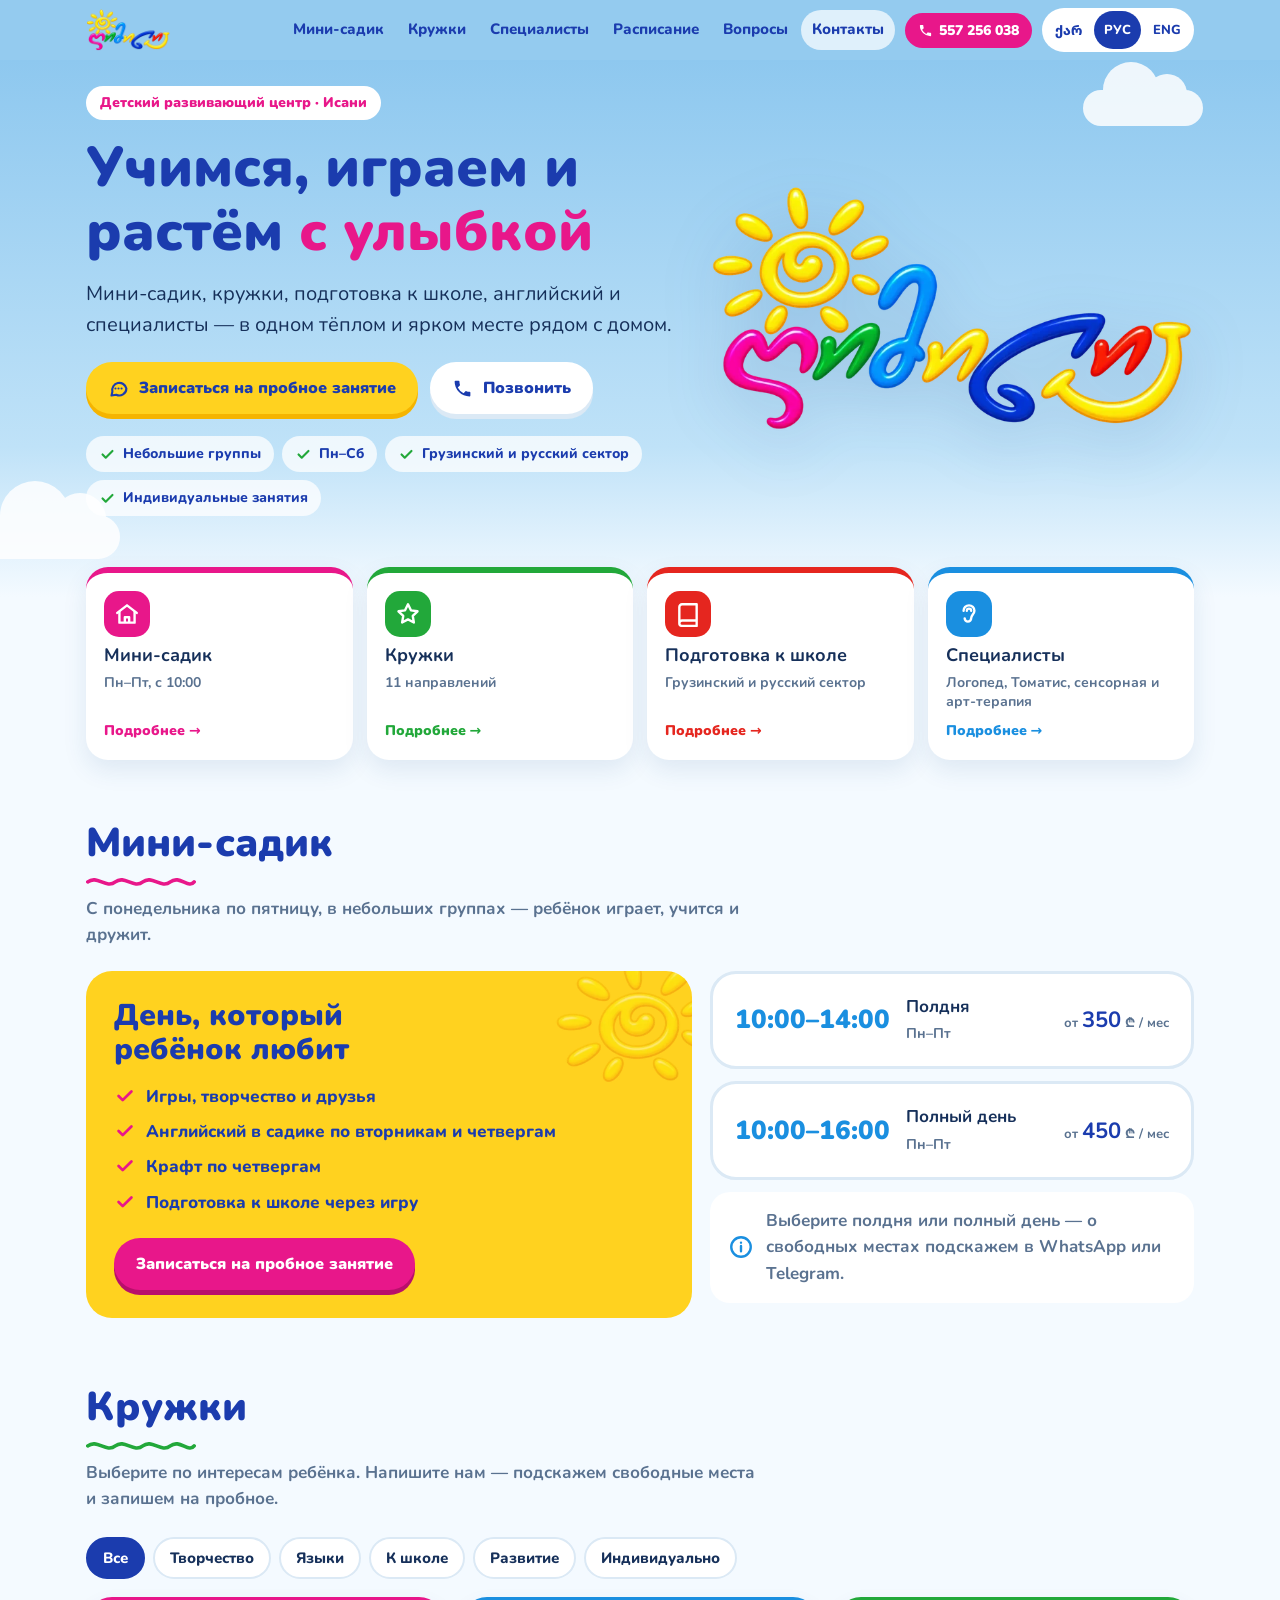
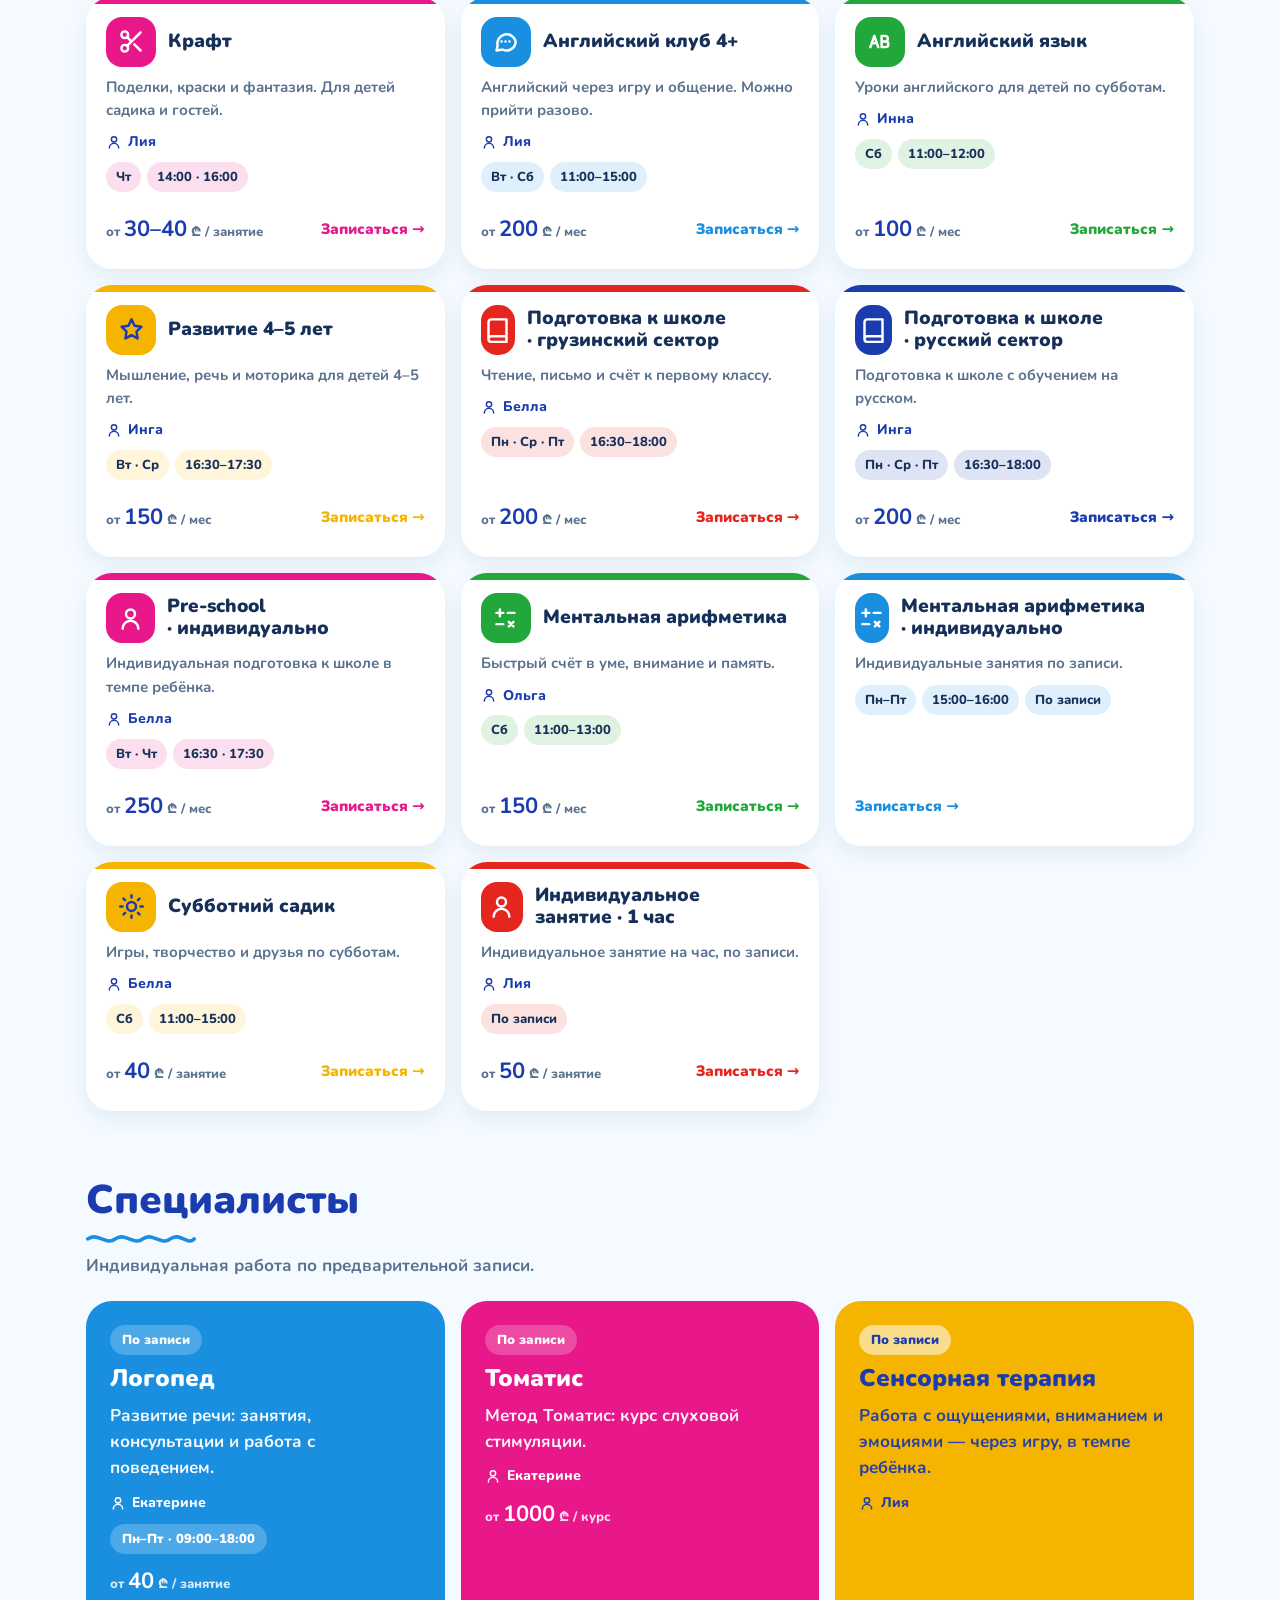
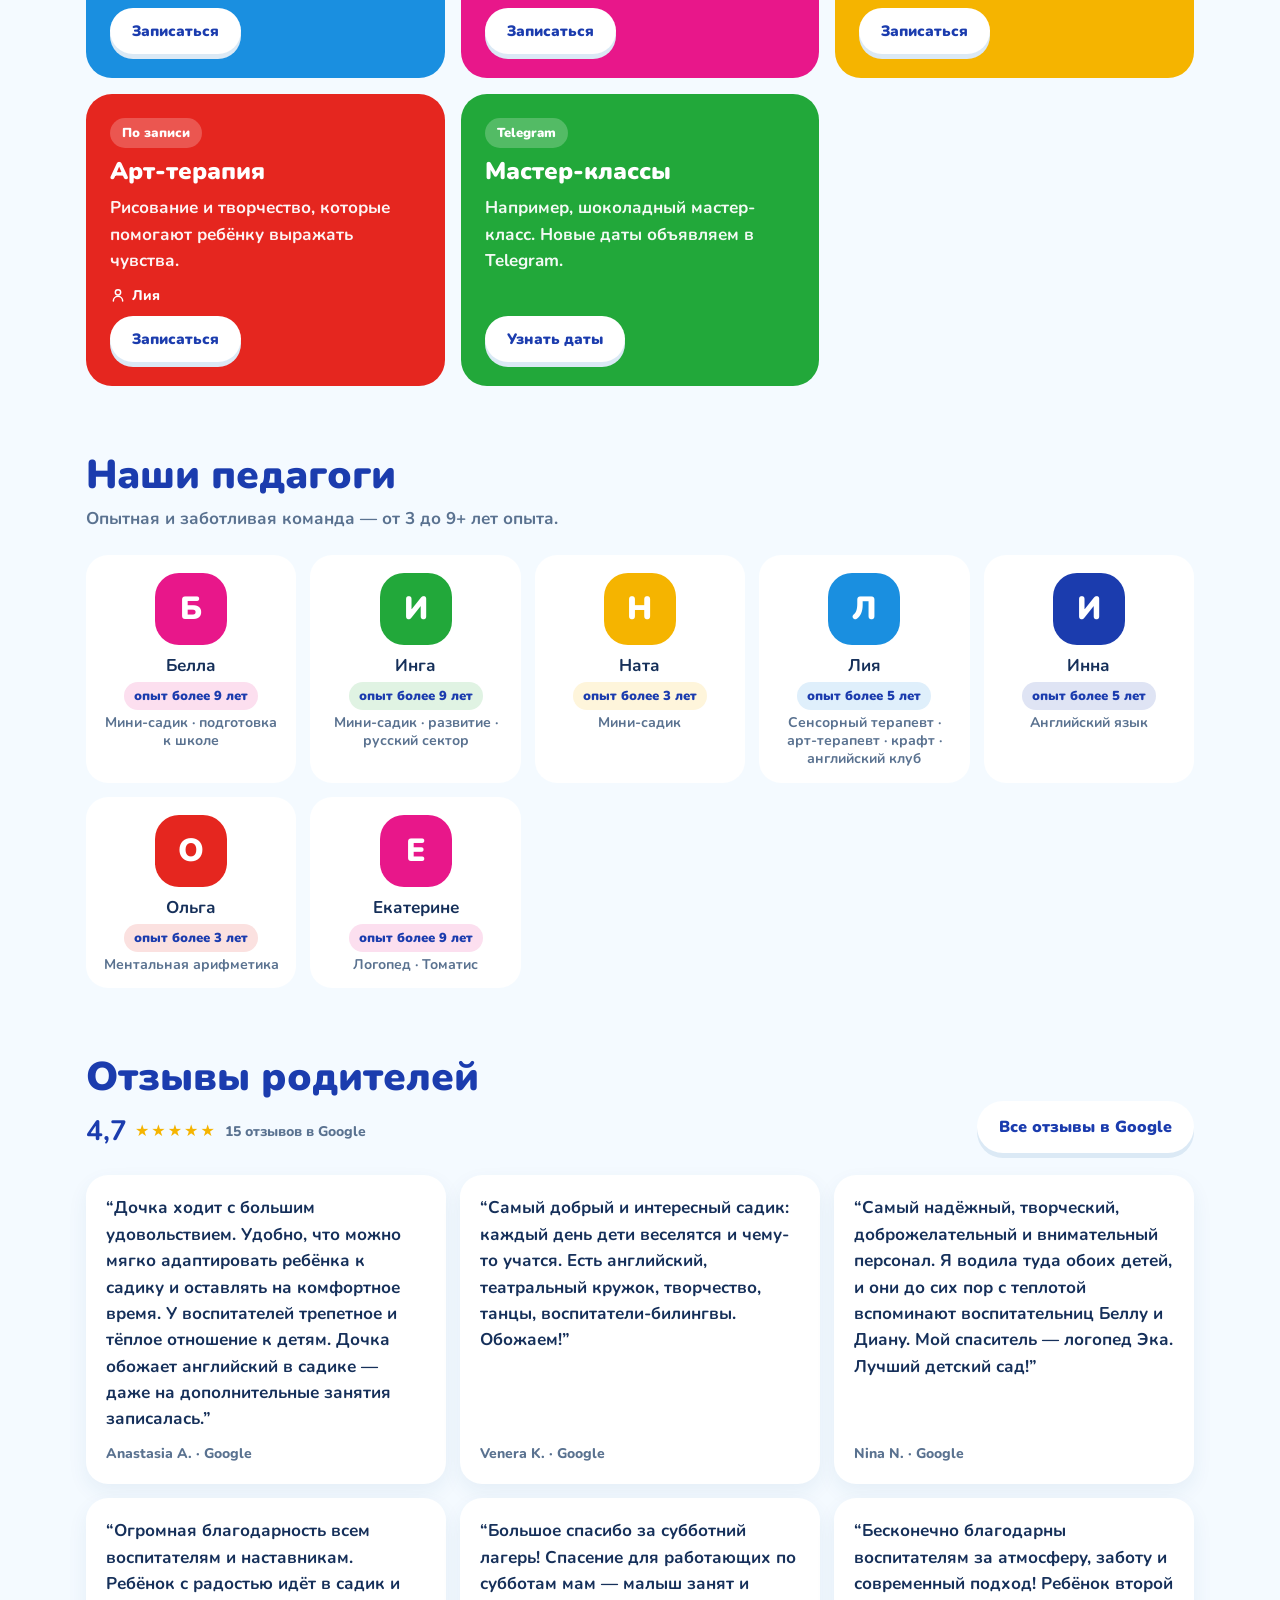
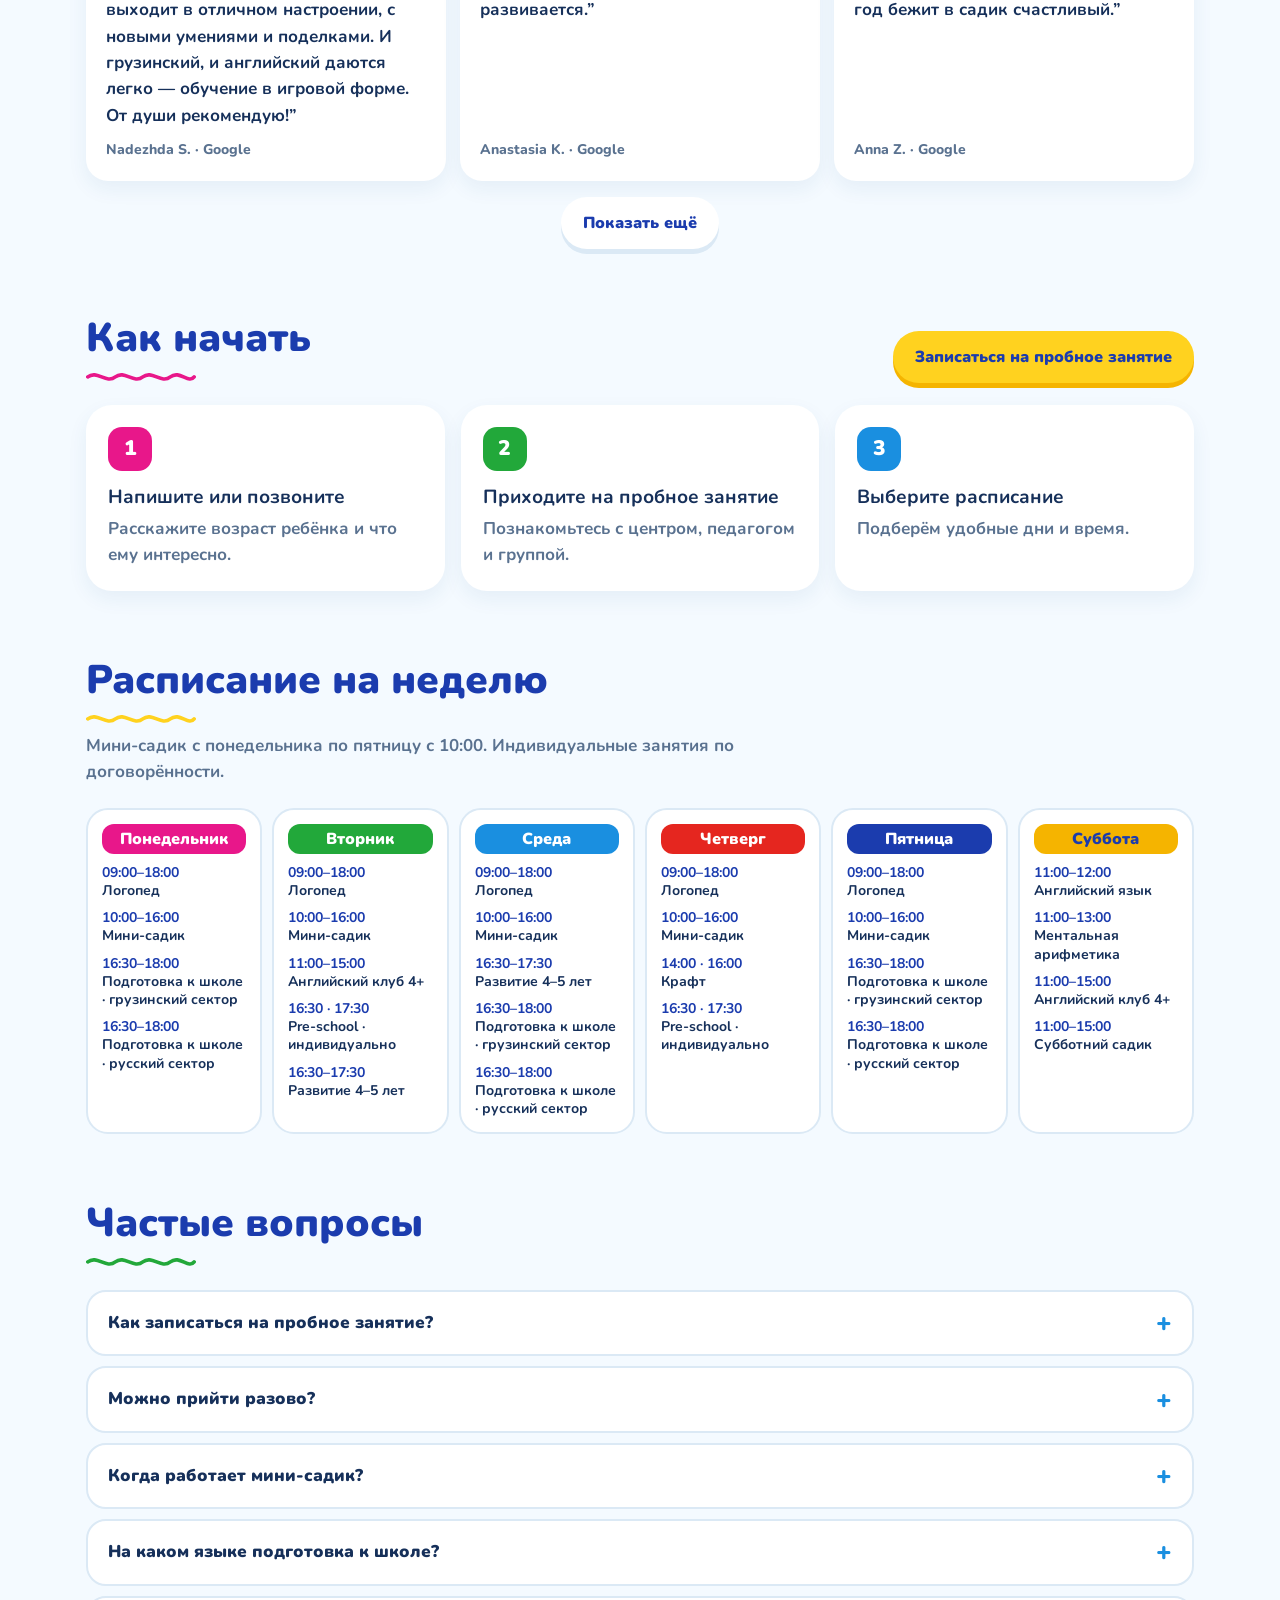
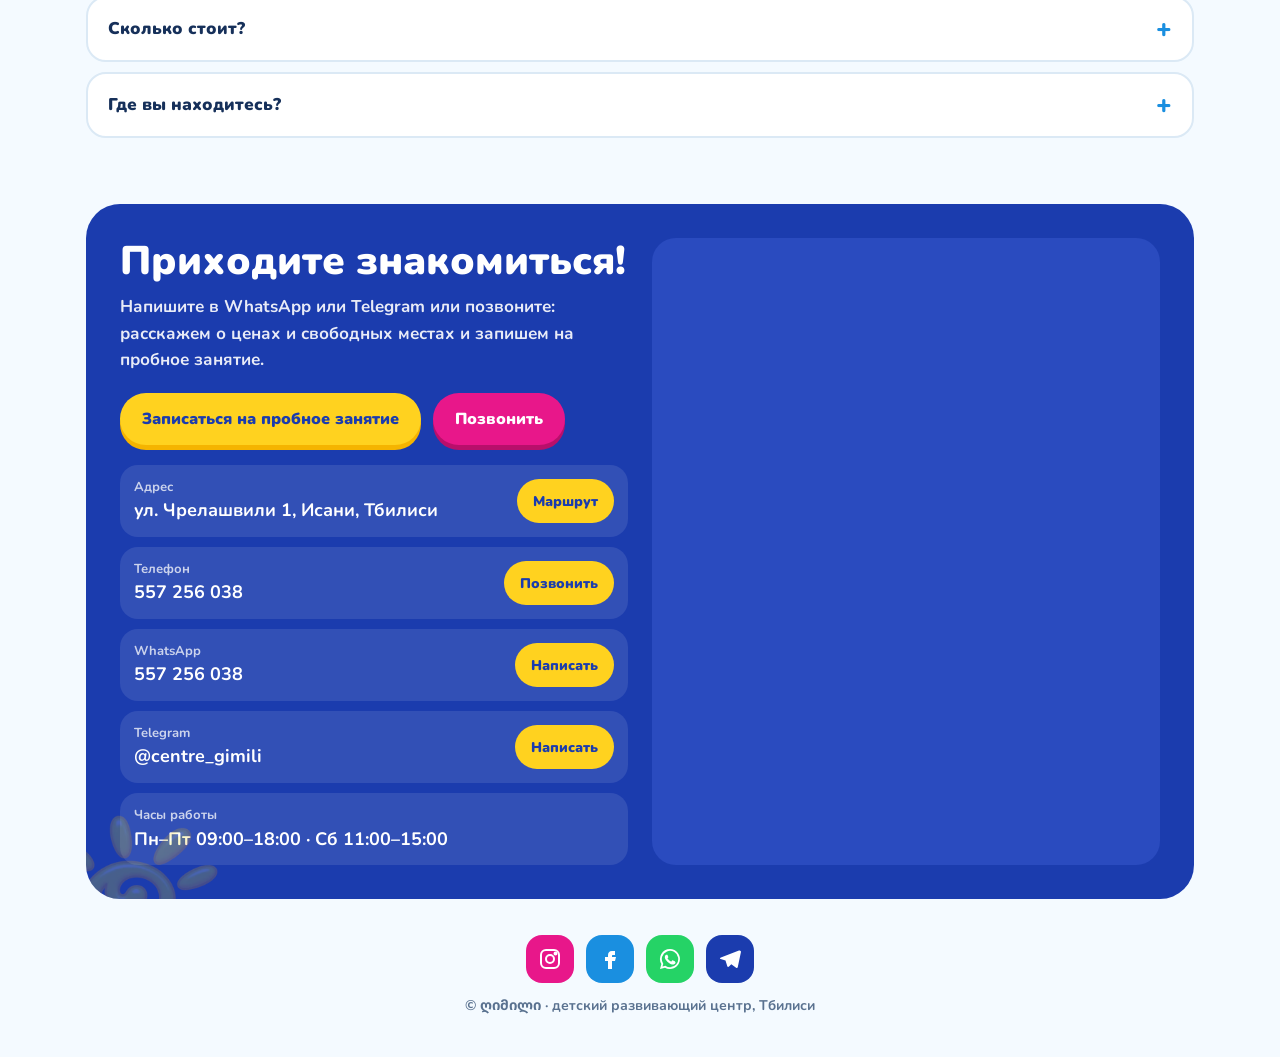
<file: ru/index.html>
<!doctype html>
<html lang="ru" data-lang="ru"><head>
<meta charset="utf-8">
<meta name="viewport" content="width=device-width,initial-scale=1,viewport-fit=cover">
<meta name="theme-color" content="#8ec8ef">
<title>Гимили (ღიმილი) · детский развивающий центр и мини-садик в Исани, Тбилиси</title>
<meta id="metaDesc" name="description" content="Детский центр «Гимили» в Исани (Тбилиси): мини-садик, кружки, подготовка к школе в грузинском и русском секторе, английский, логопед, Томатис, сенсорная и арт-терапия. Запишитесь на пробное занятие.">
<meta name="author" content="Irakli Kvirkvelia · Homes in Georgia">
<!-- Made with Claude (Anthropic) · © Homes in Georgia · Created by Irakli Kvirkvelia -->
<link rel="canonical" href="https://gimili.ge/ru/" id="canonical">
<link rel="alternate" hreflang="ka" href="https://gimili.ge/">
<link rel="alternate" hreflang="ru" href="https://gimili.ge/ru/">
<link rel="alternate" hreflang="en" href="https://gimili.ge/en/">
<link rel="alternate" hreflang="x-default" href="https://gimili.ge/">
<link rel="icon" href="/site/assets/icon.png">
<link rel="apple-touch-icon" href="/site/assets/icon.png">
<meta property="og:type" content="website">
<meta property="og:url" content="https://gimili.ge/ru/" id="ogUrl">
<meta property="og:locale" content="ru_RU" id="ogLocale">
<meta property="og:site_name" content="ღიმილი · Gimili">
<meta id="ogTitle" property="og:title" content="Гимили (ღიმილი) · детский развивающий центр и мини-садик в Исани, Тбилиси">
<meta id="ogDesc" property="og:description" content="Детский центр «Гимили» в Исани (Тбилиси): мини-садик, кружки, подготовка к школе в грузинском и русском секторе, английский, логопед, Томатис, сенсорная и арт-терапия. Запишитесь на пробное занятие.">
<meta property="og:image" content="https://gimili.ge/site/assets/share.jpg">
<meta property="og:image:width" content="1200">
<meta property="og:image:height" content="630">
<meta name="twitter:card" content="summary_large_image">
<script type="application/ld+json" id="ld">{"@context":"https://schema.org","@graph":[{"@type":["ChildCare","EducationalOrganization"],"@id":"https://gimili.ge/#centre","url":"https://gimili.ge/ru/","inLanguage":"ru","name":"Гимили","alternateName":["ღიმილი","Gimili","Гимили","Детский развивающий центр «Гимили»"],"description":"Детский центр «Гимили» в Исани (Тбилиси): мини-садик, кружки, подготовка к школе в грузинском и русском секторе, английский, логопед, Томатис, сенсорная и арт-терапия. Запишитесь на пробное занятие.","telephone":"+995557256038","image":"https://gimili.ge/site/assets/share.jpg","logo":"https://gimili.ge/site/assets/logo.webp","address":{"@type":"PostalAddress","streetAddress":"ул. Чрелашвили 1, Исани, Тбилиси","addressLocality":"Тбилиси","postalCode":"0113","addressRegion":"Исани","addressCountry":"GE"},"hasMap":"https://www.google.com/maps/search/?api=1&query=Chrelashvili+1+Tbilisi","areaServed":"Исани, Тбилиси","knowsLanguage":["ka","ru","en"],"priceRange":"₾30–₾450","openingHoursSpecification":[{"@type":"OpeningHoursSpecification","dayOfWeek":["Monday","Tuesday","Wednesday","Thursday","Friday"],"opens":"09:00","closes":"18:00"},{"@type":"OpeningHoursSpecification","dayOfWeek":"Saturday","opens":"11:00","closes":"15:00"}],"sameAs":["https://www.instagram.com/centri_ghimili/","https://www.facebook.com/share/1DfU3EqnLd/","https://t.me/centre_gimili","https://wa.me/995557256038"],"employee":[{"@type":"Person","name":"Белла","jobTitle":"Мини-садик · подготовка к школе"},{"@type":"Person","name":"Инга","jobTitle":"Мини-садик · развитие · русский сектор"},{"@type":"Person","name":"Ната","jobTitle":"Мини-садик"},{"@type":"Person","name":"Лия","jobTitle":"Сенсорный терапевт · арт-терапевт · крафт · английский клуб"},{"@type":"Person","name":"Инна","jobTitle":"Английский язык"},{"@type":"Person","name":"Ольга","jobTitle":"Ментальная арифметика"},{"@type":"Person","name":"Екатерине","jobTitle":"Логопед · Томатис"}],"hasOfferCatalog":{"@type":"OfferCatalog","name":"Кружки","itemListElement":[{"@type":"Offer","itemOffered":{"@type":"Service","name":"Мини-садик · Полдня 10:00–14:00","description":"С понедельника по пятницу, в небольших группах — ребёнок играет, учится и дружит."},"price":350,"priceCurrency":"GEL","unitText":"month"},{"@type":"Offer","itemOffered":{"@type":"Service","name":"Мини-садик · Полный день 10:00–16:00","description":"С понедельника по пятницу, в небольших группах — ребёнок играет, учится и дружит."},"price":450,"priceCurrency":"GEL","unitText":"month"},{"@type":"Offer","itemOffered":{"@type":"Service","name":"Крафт","description":"Поделки, краски и фантазия. Для детей садика и гостей."}},{"@type":"Offer","itemOffered":{"@type":"Service","name":"Английский клуб 4+","description":"Английский через игру и общение. Можно прийти разово."},"price":200,"priceCurrency":"GEL","unitText":"month"},{"@type":"Offer","itemOffered":{"@type":"Service","name":"Английский язык","description":"Уроки английского для детей по субботам."},"price":100,"priceCurrency":"GEL","unitText":"month"},{"@type":"Offer","itemOffered":{"@type":"Service","name":"Развитие 4–5 лет","description":"Мышление, речь и моторика для детей 4–5 лет."},"price":150,"priceCurrency":"GEL","unitText":"month"},{"@type":"Offer","itemOffered":{"@type":"Service","name":"Подготовка к школе · грузинский сектор","description":"Чтение, письмо и счёт к первому классу."},"price":200,"priceCurrency":"GEL","unitText":"month"},{"@type":"Offer","itemOffered":{"@type":"Service","name":"Подготовка к школе · русский сектор","description":"Подготовка к школе с обучением на русском."},"price":200,"priceCurrency":"GEL","unitText":"month"},{"@type":"Offer","itemOffered":{"@type":"Service","name":"Pre-school · индивидуально","description":"Индивидуальная подготовка к школе в темпе ребёнка."},"price":250,"priceCurrency":"GEL","unitText":"month"},{"@type":"Offer","itemOffered":{"@type":"Service","name":"Ментальная арифметика","description":"Быстрый счёт в уме, внимание и память."},"price":150,"priceCurrency":"GEL","unitText":"month"},{"@type":"Offer","itemOffered":{"@type":"Service","name":"Ментальная арифметика · индивидуально","description":"Индивидуальные занятия по записи."}},{"@type":"Offer","itemOffered":{"@type":"Service","name":"Субботний садик","description":"Игры, творчество и друзья по субботам."},"price":40,"priceCurrency":"GEL","unitText":"lesson"},{"@type":"Offer","itemOffered":{"@type":"Service","name":"Индивидуальное занятие · 1 час","description":"Индивидуальное занятие на час, по записи."},"price":50,"priceCurrency":"GEL","unitText":"lesson"},{"@type":"Offer","itemOffered":{"@type":"Service","name":"Логопед","description":"Развитие речи: занятия, консультации и работа с поведением."},"price":40,"priceCurrency":"GEL","unitText":"lesson"},{"@type":"Offer","itemOffered":{"@type":"Service","name":"Томатис","description":"Метод Томатис: курс слуховой стимуляции."},"price":1000,"priceCurrency":"GEL","unitText":"course"},{"@type":"Offer","itemOffered":{"@type":"Service","name":"Сенсорная терапия","description":"Работа с ощущениями, вниманием и эмоциями — через игру, в темпе ребёнка."}},{"@type":"Offer","itemOffered":{"@type":"Service","name":"Арт-терапия","description":"Рисование и творчество, которые помогают ребёнку выражать чувства."}},{"@type":"Offer","itemOffered":{"@type":"Service","name":"Мастер-классы","description":"Например, шоколадный мастер-класс. Новые даты объявляем в Telegram."}}]}},{"@type":"FAQPage","mainEntity":[{"@type":"Question","name":"Как записаться на пробное занятие?","acceptedAnswer":{"@type":"Answer","text":"Напишите в WhatsApp или Telegram или позвоните 557 256 038 — подскажем свободные дни и запишем."}},{"@type":"Question","name":"Можно прийти разово?","acceptedAnswer":{"@type":"Answer","text":"Да — например, на английский клуб и крафт можно прийти один раз."}},{"@type":"Question","name":"Когда работает мини-садик?","acceptedAnswer":{"@type":"Answer","text":"С понедельника по пятницу: полдня 10:00–14:00 или полный день 10:00–16:00."}},{"@type":"Question","name":"На каком языке подготовка к школе?","acceptedAnswer":{"@type":"Answer","text":"Есть два сектора: грузинский и русский. Также возможна индивидуальная подготовка."}},{"@type":"Question","name":"Сколько стоит?","acceptedAnswer":{"@type":"Answer","text":"Мини-садик — 350 ₾ (полдня) или 450 ₾ (полный день) в месяц. Цены кружков указаны на карточках."}},{"@type":"Question","name":"Где вы находитесь?","acceptedAnswer":{"@type":"Answer","text":"ул. Чрелашвили 1, Исани, Тбилиси. Карта ниже."}}]}]}</script>
<link rel="preconnect" href="https://fonts.googleapis.com">
<link rel="preconnect" href="https://fonts.gstatic.com" crossorigin="">
<link rel="stylesheet" href="https://fonts.googleapis.com/css2?family=Nunito:wght@600;800;900&amp;family=Noto+Sans+Georgian:wght@500;700;900&amp;display=swap">
<style>
  /* Sky band with the logo's sun, white "toy-box" cards in the logo's colours. One clear next step on every screen. */
  :root{
    --sky:#8ec8ef; --paper:#f4faff; --navy:#1b3cae; --ink:#16305a; --muted:#5a7290; --line:#dbe9f5;
    --sun:#ffd21f; --sun-deep:#f5b400; --pink:#e8178a; --green:#22a83a; --blue:#1a8fe0; --red:#e5261f;
    --font:"Nunito","Noto Sans Georgian",system-ui,sans-serif; --r:26px; --head:60px;
    color-scheme:light;
  }
  *{box-sizing:border-box}
  html{scroll-behavior:smooth;scroll-padding-top:calc(var(--head) + 12px)}
  body{margin:0;background:var(--paper);color:var(--ink);font-family:var(--font);font-size:17px;line-height:1.55;overflow-x:hidden}
  @supports(overflow:clip){body{overflow-x:clip}}
  img{max-width:100%;display:block}
  a{color:inherit}
  .wrap{width:min(100%,1140px);margin:0 auto;padding-left:max(16px,env(safe-area-inset-left));padding-right:max(16px,env(safe-area-inset-right))}
  h1,h2,h3{line-height:1.15;text-wrap:balance;margin:0}
  :focus-visible{outline:3px solid var(--navy);outline-offset:3px;border-radius:10px}
  svg{flex:none}

  /* buttons */
  .btn{display:inline-flex;align-items:center;justify-content:center;gap:10px;min-height:52px;padding:0 22px;border-radius:999px;font:900 16px var(--font);text-decoration:none;cursor:pointer;border:0;transition:transform .15s,box-shadow .15s;white-space:nowrap}
  .btn:hover{transform:translateY(-2px)}
  .btn:active{transform:translateY(1px)}
  .btn svg{width:21px;height:21px}
  .b-sun{background:var(--sun);color:var(--navy);box-shadow:0 5px 0 var(--sun-deep)}
  .b-pink{background:var(--pink);color:#fff;box-shadow:0 5px 0 #b80f6b}
  .b-white{background:#fff;color:var(--navy);box-shadow:0 5px 0 var(--line)}

  /* header */
  .top{position:sticky;top:0;z-index:40;background:rgba(142,200,239,.94);backdrop-filter:blur(10px);padding-top:env(safe-area-inset-top);transition:box-shadow .2s}
  .top.scrolled{box-shadow:0 6px 20px rgba(20,60,120,.14)}
  .top .wrap{display:flex;align-items:center;gap:10px;min-height:var(--head)}
  .brand img{height:42px;width:auto}
  .nav{display:flex;gap:2px;margin-left:auto}
  .nav a{text-decoration:none;font-weight:800;color:var(--navy);padding:8px 11px;border-radius:999px;font-size:15px;white-space:nowrap}
  .nav a:hover,.nav a.on{background:rgba(255,255,255,.7)}
  .tel-top{display:inline-flex;align-items:center;gap:6px;background:var(--pink);color:#fff;text-decoration:none;font:900 14px var(--font);padding:8px 13px;border-radius:999px;white-space:nowrap}
  .tel-top svg{width:15px;height:15px}
  .lang{display:flex;background:#fff;border-radius:999px;padding:3px;gap:2px}
  .lang a{display:inline-grid;place-items:center;text-decoration:none}
  .lang button,.lang a{border:0;background:transparent;font:800 13px var(--font);color:var(--navy);padding:0 10px;min-height:38px;min-width:40px;border-radius:999px;cursor:pointer}
  .lang [aria-current="page"]{background:var(--navy);color:#fff}
  .burger{display:none;width:44px;height:44px;border:0;border-radius:14px;background:#fff;color:var(--navy);cursor:pointer;place-items:center}
  .burger svg{width:24px;height:24px}
  @media(max-width:1020px){.nav{display:none}.burger{display:grid;order:4}.top .lang{margin-left:auto;order:2}.tel-top{order:3}}
  @media(max-width:640px){.tel-top span{display:none}.tel-top{width:44px;height:44px;padding:0;justify-content:center;border-radius:14px}.tel-top svg{width:20px;height:20px}.top .lang a{padding:0 8px;min-width:38px}}
  @media(max-width:400px){.brand img{height:32px}.top .wrap{gap:7px}.top .lang a{padding:0 6px;min-width:34px;font-size:12px}}

  /* mobile menu */
  .drawer{position:fixed;inset:0;z-index:60;display:none}
  .drawer.open{display:block}
  .drawer .shade{position:absolute;inset:0;background:rgba(14,30,70,.45);animation:fade .2s}
  .drawer .panel{position:absolute;top:0;right:0;bottom:0;width:min(86vw,360px);background:#fff;padding:calc(14px + env(safe-area-inset-top)) 18px calc(20px + env(safe-area-inset-bottom));display:flex;flex-direction:column;gap:6px;overflow:auto;animation:slide .22s ease-out}
  .drawer .row{display:flex;align-items:center;justify-content:space-between;margin-bottom:8px}
  .drawer .close{width:44px;height:44px;border:0;border-radius:14px;background:var(--paper);color:var(--navy);cursor:pointer;display:grid;place-items:center}
  .drawer nav a{display:flex;align-items:center;gap:12px;text-decoration:none;font-weight:900;font-size:19px;color:var(--ink);padding:12px 10px;border-radius:16px}
  .drawer nav a:hover{background:var(--paper)}
  .drawer nav a i{width:12px;height:12px;border-radius:50%;background:var(--c)}
  .drawer .lang{align-self:flex-start;background:var(--paper);margin:10px 0}
  .drawer .btn{width:100%;margin-top:8px}
  @keyframes slide{from{transform:translateX(100%)}}
  @keyframes fade{from{opacity:0}}

  /* hero */
  .hero{background:linear-gradient(180deg,var(--sky) 0%,#bfe2f8 72%,var(--paper) 100%);position:relative;overflow:hidden}
  .hero .wrap{display:grid;grid-template-columns:minmax(0,1.1fr) minmax(0,.9fr);gap:28px;align-items:center;padding-block:26px 64px;position:relative;z-index:1}
  .eyebrow{display:inline-flex;align-items:center;gap:8px;background:#fff;color:var(--pink);font-weight:900;font-size:14px;padding:6px 14px;border-radius:999px}
  .hero h1{font-size:clamp(32px,5vw,56px);font-weight:900;color:var(--navy);margin:16px 0 14px}
  .hero h1 em{font-style:normal;color:var(--pink)}
  .lead{font-size:clamp(17px,2vw,20px);margin:0 0 22px;max-width:34em}
  .ctas{display:flex;flex-wrap:wrap;gap:12px}
  .trust{display:flex;flex-wrap:wrap;gap:8px;margin-top:22px;padding:0;list-style:none}
  .trust li{display:inline-flex;align-items:center;gap:7px;background:rgba(255,255,255,.75);border-radius:999px;padding:7px 13px;font-weight:800;font-size:14px;color:var(--navy)}
  .trust li svg{width:17px;height:17px;color:var(--green)}
  .hero-logo{width:100%;max-width:500px;margin-inline:auto;filter:drop-shadow(0 18px 30px rgba(20,70,140,.18));animation:bob 5s ease-in-out infinite}
  .cloud{position:absolute;background:#fff;border-radius:999px;opacity:.85;pointer-events:none}
  .cloud::before,.cloud::after{content:"";position:absolute;background:#fff;border-radius:50%}
  .c1{width:150px;height:44px;left:-30px;bottom:38px}.c1::before{width:70px;height:70px;left:30px;top:-34px}.c1::after{width:52px;height:52px;left:84px;top:-22px}
  .c2{width:120px;height:36px;right:6%;top:30px}.c2::before{width:56px;height:56px;left:20px;top:-28px}.c2::after{width:40px;height:40px;left:64px;top:-16px}
  @media(max-width:820px){.hero h1{font-size:clamp(28px,8vw,36px);margin:12px 0 10px}.lead{font-size:16px;margin-bottom:18px}.trust{margin-top:16px}.trust li{font-size:13px;padding:6px 11px}}
  @media(max-width:820px){.hero .wrap{grid-template-columns:minmax(0,1fr);padding-block:18px 52px;text-align:center}.hero-art{display:none}.ctas,.trust{justify-content:center}.ctas .btn{flex:1 1 220px}}

  /* offer tiles */
  .tiles{display:grid;grid-template-columns:repeat(4,minmax(0,1fr));gap:14px;margin-top:-30px;position:relative;z-index:2}
  .tile{display:flex;flex-direction:column;gap:8px;background:#fff;border-radius:22px;padding:18px;text-decoration:none;box-shadow:0 10px 24px rgba(26,80,140,.1);border-top:6px solid var(--c);transition:transform .15s;min-width:0}
  .tile:hover{transform:translateY(-3px)}
  .tile .ic{width:46px;height:46px;border-radius:15px;background:var(--c);color:#fff;display:grid;place-items:center}
  .tile .ic svg{width:26px;height:26px}
  .tile b{font-size:18px;line-height:1.2}
  .tile small{color:var(--muted);font-weight:700;font-size:14px;line-height:1.35}
  .tile span.go{margin-top:auto;font-weight:900;color:var(--c);font-size:14px}
  @media(max-width:900px){.tiles{grid-template-columns:repeat(2,minmax(0,1fr))}}
  @media(max-width:420px){.tile{padding:14px}.tile b{font-size:16px}.tile small{display:none}}

  section{padding-block:60px 6px}
  .sec-head{display:flex;align-items:flex-end;justify-content:space-between;gap:16px;flex-wrap:wrap;margin-bottom:22px}
  .sec-head h2{font-size:clamp(28px,4vw,40px);font-weight:900;color:var(--navy)}
  .sec-head p{margin:8px 0 0;color:var(--muted);font-weight:700;max-width:40em}
  .squiggle{display:block;width:110px;height:14px;margin-top:8px}
  .price{display:inline-flex;align-items:baseline;gap:4px;font-weight:900;color:var(--navy)}
  .price b{font-size:22px}
  .price small{color:var(--muted);font-weight:800;font-size:13px}

  /* garden */
  .garden{display:grid;grid-template-columns:minmax(0,1.25fr) minmax(0,1fr);gap:18px}
  .garden-card{background:var(--sun);border-radius:var(--r);padding:28px;position:relative;overflow:hidden;color:var(--navy)}
  .garden-card h3{font-size:clamp(24px,3vw,30px);font-weight:900;max-width:14em}
  .garden-card ul{list-style:none;padding:0;margin:16px 0 22px;display:grid;gap:9px;font-weight:800;position:relative}
  .garden-card li{display:flex;gap:10px;align-items:flex-start}
  .garden-card li svg{width:22px;height:22px;color:var(--pink);margin-top:1px}
  .garden-card .sunimg{position:absolute;right:-30px;top:-20px;width:170px;opacity:.5;animation:spin 40s linear infinite}
  .slots{display:grid;gap:12px;align-content:start}
  .slot{background:#fff;border-radius:var(--r);padding:20px 22px;border:3px solid var(--line);display:flex;gap:16px;align-items:center;flex-wrap:wrap}
  .slot .time{font:900 26px var(--font);color:var(--blue);white-space:nowrap}
  .slot b{display:block}.slot small{color:var(--muted);font-weight:700}
  .slot .price{margin-left:auto}
  .note{background:#fff;border-radius:20px;padding:16px 18px;font-weight:700;color:var(--muted);display:flex;gap:12px;align-items:center}
  .note svg{width:26px;height:26px;color:var(--blue)}
  @media(max-width:820px){.garden{grid-template-columns:minmax(0,1fr)}.garden-card{padding:22px}}

  /* clubs */
  .filters{display:flex;gap:8px;overflow-x:auto;padding:2px 2px 10px;margin:0 -2px 8px;scrollbar-width:none}
  .filters::-webkit-scrollbar{display:none}
  .filters button{flex:none;border:2px solid var(--line);background:#fff;color:var(--ink);font:800 15px var(--font);padding:9px 15px;border-radius:999px;cursor:pointer}
  .filters button[aria-pressed="true"]{background:var(--navy);border-color:var(--navy);color:#fff}
  .clubs{display:grid;grid-template-columns:repeat(3,minmax(0,1fr));gap:16px}
  .club{background:#fff;border-radius:var(--r);padding:20px;display:flex;flex-direction:column;gap:9px;min-width:0;box-shadow:0 8px 20px rgba(26,80,140,.08);position:relative;overflow:hidden}
  .club::before{content:"";position:absolute;inset:0 0 auto;height:7px;background:var(--c)}
  .club .hd{display:flex;gap:12px;align-items:center}
  .club .ico{width:50px;height:50px;border-radius:16px;background:var(--c);display:grid;place-items:center;color:#fff}
  .club .ico svg{width:27px;height:27px}
  .club h3{font-size:19px;font-weight:900}
  .club p{margin:0;color:var(--muted);font-weight:700;font-size:15px}
  .when{display:flex;flex-wrap:wrap;gap:6px}
  .chip{background:color-mix(in srgb,var(--c) 14%,#fff);font-weight:800;font-size:13px;padding:5px 10px;border-radius:999px}
  .club .ft{display:flex;align-items:center;justify-content:space-between;gap:10px;margin-top:auto;padding-top:8px;flex-wrap:wrap}
  .club .ask{font:900 15px var(--font);color:var(--c);text-decoration:none;display:inline-flex;gap:6px;align-items:center;min-height:40px}
  .club .ask:hover{text-decoration:underline}
  .club[hidden]{display:none}
  @media(max-width:980px){.clubs{grid-template-columns:repeat(2,minmax(0,1fr))}}
  @media(max-width:600px){.clubs{grid-template-columns:minmax(0,1fr)}.club{padding:18px}}

  /* specialists */
  .duo{display:grid;grid-template-columns:repeat(3,minmax(0,1fr));gap:16px}
  .spec{border-radius:var(--r);padding:24px;color:#fff;display:flex;flex-direction:column;gap:10px;min-width:0}
  .spec h3{font-size:24px;font-weight:900}
  .spec p{margin:0;font-weight:700;opacity:.95}
  .spec .tag{align-self:flex-start;background:rgba(255,255,255,.22);font-weight:900;font-size:13px;padding:5px 12px;border-radius:999px}
  .spec .btn{margin-top:auto;align-self:flex-start;min-height:46px;font-size:15px}
  .spec .price{color:#fff}.spec .price small{color:rgba(255,255,255,.85)}
  /* on yellow, text is dark blue — white on yellow is unreadable */
  .spec.on-sun,.spec.on-sun .price,.spec.on-sun .who.light{color:var(--navy)}.spec.on-sun .price small{color:var(--ink)}.spec.on-sun .tag{background:rgba(255,255,255,.55)}
  .club.on-sun .ico,.tile.on-sun .ic,.days button.on-sun[aria-pressed="true"],.day.on-sun h3,.steps li.on-sun::before{color:var(--navy)}
  @media(max-width:900px){.duo{grid-template-columns:minmax(0,1fr)}}

  /* steps */
  .steps{display:grid;grid-template-columns:repeat(3,minmax(0,1fr));gap:16px;counter-reset:s;list-style:none;padding:0;margin:0}
  .steps li{background:#fff;border-radius:var(--r);padding:22px;position:relative;box-shadow:0 8px 20px rgba(26,80,140,.07)}
  .steps li::before{counter-increment:s;content:counter(s);width:44px;height:44px;border-radius:14px;background:var(--c);color:#fff;font-weight:900;font-size:21px;display:grid;place-items:center;margin-bottom:12px}
  .steps b{display:block;font-size:19px;margin-bottom:4px}
  .steps span{color:var(--muted);font-weight:700}
  @media(max-width:820px){.steps{grid-template-columns:minmax(0,1fr)}.steps li{display:grid;grid-template-columns:44px 1fr;column-gap:14px;padding:18px}.steps li::before{grid-row:span 2;margin:0}}

  /* gallery, team, reviews (shown only when filled) */
  .gallery{display:grid;grid-template-columns:repeat(4,minmax(0,1fr));gap:10px}
  .gallery img{width:100%;aspect-ratio:1;object-fit:cover;border-radius:18px}
  .gallery img:first-child{grid-column:span 2;grid-row:span 2}
  @media(max-width:700px){.gallery{grid-template-columns:repeat(2,minmax(0,1fr))}}
  .team{display:grid;grid-template-columns:repeat(auto-fill,minmax(200px,1fr));gap:14px}
  .person{background:#fff;border-radius:22px;padding:14px;text-align:center}
  .person img{width:100%;aspect-ratio:1;object-fit:cover;border-radius:16px;margin-bottom:10px}
  .person b{display:block;line-height:1.25}.person small{color:var(--muted);font-weight:700;font-size:14px;line-height:1.3;display:block;margin-top:4px}
  .exp{display:inline-block;margin-top:6px;background:color-mix(in srgb,var(--c,#1a8fe0) 14%,#fff);color:var(--navy);font-weight:900;font-size:13px;padding:4px 10px;border-radius:999px}
  .ava{width:72px;height:72px;border-radius:24px;background:var(--c);color:#fff;font-weight:900;font-size:32px;display:grid;place-items:center;margin:4px auto 10px}
  .who{display:inline-flex;align-items:center;gap:6px;font-weight:800;font-size:14px;color:var(--navy)}
  .who svg{width:16px;height:16px}.who.light{color:#fff}
  @media(max-width:480px){.team{grid-template-columns:repeat(2,minmax(0,1fr))}.person{padding:12px 10px}}
  .reviews{display:grid;grid-template-columns:repeat(3,minmax(0,1fr));gap:14px}
  .review{background:#fff;border-radius:22px;padding:20px;margin:0;box-shadow:0 8px 20px rgba(26,80,140,.07);display:flex;flex-direction:column}
  .review[hidden]{display:none}
  .review figcaption{margin-top:auto}
  .stars{color:#f5b400;letter-spacing:2px;font-size:16px}
  .review .stars{margin-bottom:8px}
  .gbadge{display:flex;align-items:center;gap:8px;margin-top:10px;font-weight:800;color:var(--ink)}
  .gbadge b{font-size:28px;color:var(--navy)}.gbadge small{color:var(--muted);font-size:14px}
  .review blockquote{margin:0 0 10px;font-weight:700}
  .review figcaption{color:var(--muted);font-weight:800;font-size:14px}
  @media(max-width:980px){.reviews{grid-template-columns:repeat(2,minmax(0,1fr))}}@media(max-width:640px){.reviews{grid-template-columns:minmax(0,1fr)}}

  /* schedule */
  .days{display:none;gap:6px;overflow-x:auto;scrollbar-width:none;margin-bottom:12px}
  .days::-webkit-scrollbar{display:none}
  .days button{flex:1 0 auto;border:0;background:#fff;color:var(--ink);font:900 15px var(--font);padding:10px 14px;border-radius:14px;cursor:pointer;border-bottom:4px solid var(--c)}
  .days button[aria-pressed="true"]{background:var(--c);color:#fff}
  .week{display:grid;grid-template-columns:repeat(6,minmax(0,1fr));gap:10px}
  .day{background:#fff;border-radius:22px;padding:14px;min-width:0;border:2px solid var(--line)}
  .day h3{font-size:16px;font-weight:900;color:#fff;background:var(--c);border-radius:12px;padding:6px 10px;margin-bottom:10px;text-align:center}
  .day ul{list-style:none;margin:0;padding:0;display:grid;gap:9px}
  .day li{font-size:14px;line-height:1.3;font-weight:700}
  .day li b{display:block;color:var(--navy);font-variant-numeric:tabular-nums}
  @media(max-width:1000px){.days{display:flex}.week{grid-template-columns:minmax(0,1fr)}.day{display:none;padding:18px}.day.on{display:block}.day h3{display:none}.day li{font-size:16px;display:flex;gap:14px}.day li b{min-width:110px}}

  /* faq */
  .faq{display:grid;gap:10px}
  .faq details{background:#fff;border-radius:20px;padding:4px 20px;border:2px solid var(--line)}
  .faq details[open]{border-color:var(--blue)}
  .faq summary{cursor:pointer;list-style:none;font-weight:900;font-size:17px;padding:14px 0;display:flex;justify-content:space-between;gap:12px;align-items:center}
  .faq summary::-webkit-details-marker{display:none}
  .faq summary::after{content:"+";font-size:26px;color:var(--blue);line-height:1;transition:transform .2s}
  .faq details[open] summary::after{transform:rotate(45deg)}
  .faq p{margin:0 0 16px;color:var(--muted);font-weight:700}

  /* contact */
  .contact{background:var(--navy);color:#fff;border-radius:34px;padding:34px;display:grid;grid-template-columns:minmax(0,1fr) minmax(0,1fr);gap:24px;position:relative;overflow:hidden}
  .contact h2{font-size:clamp(28px,4vw,40px);font-weight:900}
  .contact p{margin:10px 0 0;font-weight:700;opacity:.9}
  .rows{display:grid;gap:10px;margin-top:20px}
  .crow{background:rgba(255,255,255,.1);border-radius:18px;padding:12px 14px;display:flex;align-items:center;gap:12px;justify-content:space-between;flex-wrap:wrap}
  .crow small{display:block;opacity:.75;font-weight:700;font-size:13px}
  .crow>div{min-width:0;flex:1 1 160px}.crow b{font-size:18px;overflow-wrap:anywhere}
  .crow>a{color:var(--navy);background:var(--sun);border-radius:999px;padding:0 16px;min-height:44px;display:inline-flex;align-items:center;font:900 14px var(--font);text-decoration:none}
  .map{border-radius:24px;overflow:hidden;min-height:320px;background:#2a4bbf;position:relative}
  .map iframe{position:absolute;inset:0;width:100%;height:100%;border:0}
  .contact .sunimg{position:absolute;left:-60px;bottom:-70px;width:200px;opacity:.2;animation:spin 50s linear infinite;pointer-events:none}
  @media(max-width:860px){.contact{grid-template-columns:minmax(0,1fr);padding:24px 18px}.map{min-height:260px}}
  footer{padding-block:30px calc(96px + env(safe-area-inset-bottom));color:var(--muted);font-weight:700;font-size:14px;text-align:center}
  .social{display:flex;justify-content:center;gap:12px;margin-bottom:12px}
  .social a{width:48px;height:48px;border-radius:16px;display:grid;place-items:center;color:#fff}
  .social svg{width:24px;height:24px}
  @media(min-width:861px){footer{padding-bottom:40px}}

  /* always-visible action bar on phones */
  .bar{position:fixed;left:0;right:0;bottom:0;z-index:30;display:none;gap:10px;padding:10px max(12px,env(safe-area-inset-left)) calc(10px + env(safe-area-inset-bottom));background:rgba(255,255,255,.96);backdrop-filter:blur(10px);box-shadow:0 -6px 20px rgba(20,60,120,.12);transform:translateY(110%);transition:transform .25s}
  .bar.show{transform:none}
  .bar .btn{flex:1;min-height:50px;font-size:15px;padding:0 12px}
  @media(max-width:860px){.bar{display:flex}}

  /* contact chooser */
  .sheet{position:fixed;inset:0;z-index:70;display:none;align-items:flex-end;justify-content:center}
  .sheet.open{display:flex}
  .sheet .shade{position:absolute;inset:0;background:rgba(14,30,70,.45);animation:fade .2s}
  .sheet .card{position:relative;width:min(100%,420px);background:#fff;border-radius:26px 26px 0 0;padding:22px 18px calc(18px + env(safe-area-inset-bottom));display:grid;gap:10px;animation:up .22s ease-out}
  @media(min-width:640px){.sheet{align-items:center}.sheet .card{border-radius:26px}}
  .sheet .card>b{font-size:20px;color:var(--navy);text-align:center}
  .sheet .card>small{text-align:center;color:var(--muted);font-weight:700;margin-top:-6px}
  .sheet .card>small:empty{display:none}
  .opt{display:flex;align-items:center;gap:12px;min-height:56px;padding:0 18px;border-radius:18px;color:#fff;text-decoration:none;font-weight:900;font-size:17px}
  .opt svg{width:26px;height:26px}
  .opt.wa{background:#25d366}.opt.tg{background:#229ed9}.opt.call{background:var(--pink)}
  .opt-close{border:0;background:var(--paper);color:var(--navy);font:800 16px var(--font);min-height:48px;border-radius:16px;cursor:pointer}
  @keyframes up{from{transform:translateY(40px);opacity:0}}
  .reveal{opacity:0;transform:translateY(18px);transition:opacity .5s,transform .5s}
  .reveal.in{opacity:1;transform:none}
  @keyframes bob{50%{transform:translateY(-8px) rotate(-1deg)}}
  @keyframes spin{to{transform:rotate(360deg)}}
  @media(prefers-reduced-motion:reduce){*{animation:none!important;transition:none!important}html{scroll-behavior:auto}.reveal{opacity:1;transform:none}}
</style>
</head>
<body>

<header class="top" id="top">
  <div class="wrap">
    <a class="brand" href="#home" aria-label="ღიმილი"><img src="/site/assets/logo.webp" alt="ღიმილი" width="96" height="42"></a>
    <nav class="nav" aria-label="menu" id="nav"><a href="#garden" data-sec="garden">Мини-садик</a><a href="#clubs" data-sec="clubs">Кружки</a><a href="#specialists" data-sec="specialists">Специалисты</a><a href="#schedule" data-sec="schedule">Расписание</a><a href="#faq" data-sec="faq">Вопросы</a><a href="#contact" data-sec="contact">Контакты</a></nav>
    <a class="tel-top" href="tel:+995557256038" aria-label="557 256 038"><svg viewBox="0 0 24 24" fill="currentColor" aria-hidden="true"><path d="M6.6 10.8a15.2 15.2 0 0 0 6.6 6.6l2.2-2.2c.3-.3.7-.4 1-.2 1.1.4 2.3.6 3.6.6.6 0 1 .4 1 1V20c0 .6-.4 1-1 1A17 17 0 0 1 3 4c0-.6.4-1 1-1h3.5c.6 0 1 .4 1 1 0 1.3.2 2.5.6 3.6.1.3 0 .7-.2 1z"></path></svg><span>557 256 038</span></a>
    <div class="lang" role="group" aria-label="Language"><a href="/" hreflang="ka" lang="ka" data-lang="ka" title="ქართული">ქარ</a><a href="/ru/" hreflang="ru" lang="ru" data-lang="ru" title="Русский" aria-current="page">РУС</a><a href="/en/" hreflang="en" lang="en" data-lang="en" title="English">ENG</a></div>
    <button class="burger" type="button" aria-label="menu" aria-expanded="false" aria-controls="drawer"><svg viewBox="0 0 24 24" fill="none" stroke="currentColor" stroke-width="2.6" stroke-linecap="round"><path d="M4 7h16M4 12h16M4 17h16"></path></svg></button>
  </div>
</header>

<div class="drawer" id="drawer" aria-hidden="true">
  <div class="shade" data-close=""></div>
  <div class="panel" role="dialog" aria-modal="true" aria-label="menu">
    <div class="row"><img src="/site/assets/logo.webp" alt="ღიმილი" style="height:40px;width:auto"><button class="close" type="button" data-close="" aria-label="close"><svg viewBox="0 0 24 24" width="22" height="22" fill="none" stroke="currentColor" stroke-width="2.6" stroke-linecap="round"><path d="M6 6l12 12M18 6 6 18"></path></svg></button></div>
    <nav id="drawerNav" aria-label="menu"><a href="#garden" style="--c:#e8178a"><i></i>Мини-садик</a><a href="#clubs" style="--c:#22a83a"><i></i>Кружки</a><a href="#specialists" style="--c:#1a8fe0"><i></i>Специалисты</a><a href="#schedule" style="--c:#f5b400"><i></i>Расписание</a><a href="#faq" style="--c:#e5261f"><i></i>Вопросы</a><a href="#contact" style="--c:#1b3cae"><i></i>Контакты</a></nav>
    <div class="lang" role="group" aria-label="Language"><a href="/" hreflang="ka" lang="ka" data-lang="ka" title="ქართული">ქარ</a><a href="/ru/" hreflang="ru" lang="ru" data-lang="ru" title="Русский" aria-current="page">РУС</a><a href="/en/" hreflang="en" lang="en" data-lang="en" title="English">ENG</a></div>
    <a class="btn b-sun" data-tg="" href="https://t.me/centre_gimili" target="_blank" rel="noopener"><span data-t="ctaTrial">Записаться на пробное занятие</span></a>
    <a class="btn b-pink" href="tel:+995557256038"><span data-t="call">Позвонить</span> · 557 256 038</a>
  </div>
</div>

<main id="home">
  <div class="hero">
    <span class="cloud c1"></span><span class="cloud c2"></span>
    <div class="wrap">
      <div>
        <span class="eyebrow" data-t="eyebrow">Детский развивающий центр · Исани</span>
        <h1 data-t="heroTitle">Учимся, играем и растём <em>с улыбкой</em></h1>
        <p class="lead" data-t="heroLead">Мини-садик, кружки, подготовка к школе, английский и специалисты — в одном тёплом и ярком месте рядом с домом.</p>
        <div class="ctas">
          <a class="btn b-sun" data-tg="" href="https://t.me/centre_gimili" target="_blank" rel="noopener"><svg viewBox="0 0 24 24" fill="none" stroke="currentColor" stroke-width="2.4" stroke-linecap="round" stroke-linejoin="round" aria-hidden="true"><path d="M21 12a8 8 0 0 1-11.6 7.1L4 20l1-4.4A8 8 0 1 1 21 12z"></path><path d="M8.5 12h.01M12 12h.01M15.5 12h.01"></path></svg><span data-t="ctaTrial">Записаться на пробное занятие</span></a>
          <a class="btn b-white" href="tel:+995557256038"><svg viewBox="0 0 24 24" fill="currentColor" aria-hidden="true"><path d="M6.6 10.8a15.2 15.2 0 0 0 6.6 6.6l2.2-2.2c.3-.3.7-.4 1-.2 1.1.4 2.3.6 3.6.6.6 0 1 .4 1 1V20c0 .6-.4 1-1 1A17 17 0 0 1 3 4c0-.6.4-1 1-1h3.5c.6 0 1 .4 1 1 0 1.3.2 2.5.6 3.6.1.3 0 .7-.2 1z"></path></svg><span data-t="call">Позвонить</span></a>
        </div>
        <ul class="trust" id="trust"><li><svg viewBox="0 0 24 24" fill="none" stroke="currentColor" stroke-width="3" stroke-linecap="round" stroke-linejoin="round"><path d="m5 12 4.5 4.5L19 7"></path></svg>Небольшие группы</li><li><svg viewBox="0 0 24 24" fill="none" stroke="currentColor" stroke-width="3" stroke-linecap="round" stroke-linejoin="round"><path d="m5 12 4.5 4.5L19 7"></path></svg>Пн–Сб</li><li><svg viewBox="0 0 24 24" fill="none" stroke="currentColor" stroke-width="3" stroke-linecap="round" stroke-linejoin="round"><path d="m5 12 4.5 4.5L19 7"></path></svg>Грузинский и русский сектор</li><li><svg viewBox="0 0 24 24" fill="none" stroke="currentColor" stroke-width="3" stroke-linecap="round" stroke-linejoin="round"><path d="m5 12 4.5 4.5L19 7"></path></svg>Индивидуальные занятия</li></ul>
      </div>
      <div class="hero-art"><img class="hero-logo" src="/site/assets/logo.webp" alt="ღიმილი — ბავშვთა განვითარების ცენტრი" width="500" height="250"></div>
    </div>
  </div>

  <div class="wrap">
    <div class="tiles" id="tiles"><a class="tile" href="#garden" style="--c:#e8178a"><span class="ic"><svg viewBox="0 0 24 24" fill="none" stroke="currentColor" stroke-width="2.2" stroke-linecap="round" stroke-linejoin="round"><path d="M3 11 12 4l9 7"></path><path d="M5 10v10h14V10M10 20v-5h4v5"></path></svg></span><b>Мини-садик</b><small>Пн–Пт, с 10:00</small><span class="go">Подробнее →</span></a><a class="tile" href="#clubs" style="--c:#22a83a"><span class="ic"><svg viewBox="0 0 24 24" fill="none" stroke="currentColor" stroke-width="2.2" stroke-linejoin="round"><path d="m12 3 2.7 5.6 6.1.9-4.4 4.3 1 6.1L12 17l-5.4 2.9 1-6.1-4.4-4.3 6.1-.9z"></path></svg></span><b>Кружки</b><small>11 направлений</small><span class="go">Подробнее →</span></a><a class="tile" href="#clubs" data-filter="school" style="--c:#e5261f"><span class="ic"><svg viewBox="0 0 24 24" fill="none" stroke="currentColor" stroke-width="2.2" stroke-linecap="round" stroke-linejoin="round"><path d="M4 5.5A2.5 2.5 0 0 1 6.5 3H20v15H6.5A2.5 2.5 0 0 0 4 20.5zM4 20.5A2.5 2.5 0 0 0 6.5 23H20v-5"></path></svg></span><b>Подготовка к школе</b><small>Грузинский и русский сектор</small><span class="go">Подробнее →</span></a><a class="tile" href="#specialists" style="--c:#1a8fe0"><span class="ic"><svg viewBox="0 0 24 24" fill="none" stroke="currentColor" stroke-width="2.2" stroke-linecap="round" stroke-linejoin="round"><path d="M7 9a5 5 0 1 1 10 0c0 3-3 4-3 7a3 3 0 0 1-6 0"></path><path d="M10 9a2 2 0 1 1 4 0"></path></svg></span><b>Специалисты</b><small>Логопед, Томатис, сенсорная и арт-терапия</small><span class="go">Подробнее →</span></a></div>

    <section id="garden" class="reveal in">
      <div class="sec-head"><div><h2 data-t="gardenTitle">Мини-садик</h2><svg class="squiggle" viewBox="0 0 120 14" aria-hidden="true"><path d="M2 8c10-8 20 8 30 0s20 8 30 0 20 8 30 0 20 8 26 0" fill="none" stroke="#e8178a" stroke-width="4" stroke-linecap="round"></path></svg><p data-t="gardenLead">С понедельника по пятницу, в небольших группах — ребёнок играет, учится и дружит.</p></div></div>
      <div class="garden">
        <div class="garden-card">
          <img class="sunimg" src="/site/assets/sun.webp" alt="" aria-hidden="true">
          <h3 data-t="gardenCardTitle">День, который ребёнок любит</h3>
          <ul id="gardenList"><li><svg viewBox="0 0 24 24" fill="none" stroke="currentColor" stroke-width="3" stroke-linecap="round" stroke-linejoin="round"><path d="m5 12 4.5 4.5L19 7"></path></svg><span>Игры, творчество и друзья</span></li><li><svg viewBox="0 0 24 24" fill="none" stroke="currentColor" stroke-width="3" stroke-linecap="round" stroke-linejoin="round"><path d="m5 12 4.5 4.5L19 7"></path></svg><span>Английский в садике по вторникам и четвергам</span></li><li><svg viewBox="0 0 24 24" fill="none" stroke="currentColor" stroke-width="3" stroke-linecap="round" stroke-linejoin="round"><path d="m5 12 4.5 4.5L19 7"></path></svg><span>Крафт по четвергам</span></li><li><svg viewBox="0 0 24 24" fill="none" stroke="currentColor" stroke-width="3" stroke-linecap="round" stroke-linejoin="round"><path d="m5 12 4.5 4.5L19 7"></path></svg><span>Подготовка к школе через игру</span></li></ul>
          <a class="btn b-pink" data-tg="" data-what-key="gardenTitle" href="https://t.me/centre_gimili" target="_blank" rel="noopener"><span data-t="ctaTrial">Записаться на пробное занятие</span></a>
        </div>
        <div class="slots" id="slots"><div class="slot"><span class="time">10:00–14:00</span><div><b>Полдня</b><small>Пн–Пт</small></div><span class="price"><small>от</small><b>350</b><small>₾ / мес</small></span></div><div class="slot"><span class="time">10:00–16:00</span><div><b>Полный день</b><small>Пн–Пт</small></div><span class="price"><small>от</small><b>450</b><small>₾ / мес</small></span></div><div class="note"><svg viewBox="0 0 24 24" fill="none" stroke="currentColor" stroke-width="2.2" stroke-linecap="round"><circle cx="12" cy="12" r="9"></circle><path d="M12 11v5M12 8h.01"></path></svg><span>Выберите полдня или полный день — о свободных местах подскажем в WhatsApp или Telegram.</span></div></div>
      </div>
    </section>

    <section id="clubs" class="reveal">
      <div class="sec-head"><div><h2 data-t="clubsTitle">Кружки</h2><svg class="squiggle" viewBox="0 0 120 14" aria-hidden="true"><path d="M2 8c10-8 20 8 30 0s20 8 30 0 20 8 30 0 20 8 26 0" fill="none" stroke="#22a83a" stroke-width="4" stroke-linecap="round"></path></svg><p data-t="clubsLead">Выберите по интересам ребёнка. Напишите нам — подскажем свободные места и запишем на пробное.</p></div></div>
      <div class="filters" id="filters" role="group"><button type="button" data-cat="all" aria-pressed="true">Все</button><button type="button" data-cat="art" aria-pressed="false">Творчество</button><button type="button" data-cat="lang" aria-pressed="false">Языки</button><button type="button" data-cat="school" aria-pressed="false">К школе</button><button type="button" data-cat="dev" aria-pressed="false">Развитие</button><button type="button" data-cat="solo" aria-pressed="false">Индивидуально</button></div>
      <div class="clubs" id="clubList"><article class="club" style="--c:#e8178a"><div class="hd"><span class="ico"><svg viewBox="0 0 24 24" fill="none" stroke="currentColor" stroke-width="2.2" stroke-linecap="round" stroke-linejoin="round"><circle cx="6" cy="6" r="3"></circle><circle cx="6" cy="18" r="3"></circle><path d="M20 4 8.1 15.9M14.5 14.5 20 20M8.1 8.1 12 12"></path></svg></span><h3>Крафт</h3></div><p>Поделки, краски и фантазия. Для детей садика и гостей.</p><span class="who"><svg viewBox="0 0 24 24" fill="none" stroke="currentColor" stroke-width="2.2" stroke-linecap="round" stroke-linejoin="round"><circle cx="12" cy="8" r="4"></circle><path d="M5 21a7 7 0 0 1 14 0"></path></svg>Лия</span><div class="when"><span class="chip">Чт</span><span class="chip">14:00 · 16:00</span></div><div class="ft"><span class="price"><small>от</small><b>30–40</b><small>₾ / занятие</small></span><a class="ask" data-tg="" data-what="Крафт" href="https://t.me/centre_gimili" target="_blank" rel="noopener">Записаться →</a></div></article><article class="club" style="--c:#1a8fe0"><div class="hd"><span class="ico"><svg viewBox="0 0 24 24" fill="none" stroke="currentColor" stroke-width="2.2" stroke-linecap="round" stroke-linejoin="round"><path d="M21 12a8 8 0 0 1-11.6 7.1L4 20l1-4.4A8 8 0 1 1 21 12z"></path><path d="M8.5 12h.01M12 12h.01M15.5 12h.01"></path></svg></span><h3>Английский клуб 4+</h3></div><p>Английский через игру и общение. Можно прийти разово.</p><span class="who"><svg viewBox="0 0 24 24" fill="none" stroke="currentColor" stroke-width="2.2" stroke-linecap="round" stroke-linejoin="round"><circle cx="12" cy="8" r="4"></circle><path d="M5 21a7 7 0 0 1 14 0"></path></svg>Лия</span><div class="when"><span class="chip">Вт · Сб</span><span class="chip">11:00–15:00</span></div><div class="ft"><span class="price"><small>от</small><b>200</b><small>₾ / мес</small></span><a class="ask" data-tg="" data-what="Английский клуб 4+" href="https://t.me/centre_gimili" target="_blank" rel="noopener">Записаться →</a></div></article><article class="club" style="--c:#22a83a"><div class="hd"><span class="ico"><svg viewBox="0 0 24 24" fill="none" stroke="currentColor" stroke-width="2.2" stroke-linecap="round" stroke-linejoin="round"><path d="M3 17 6.5 7 10 17M4.3 13.5h4.4M13 7v10h3.5a2.5 2.5 0 0 0 0-5H13h3a2.5 2.5 0 0 0 0-5H13"></path></svg></span><h3>Английский язык</h3></div><p>Уроки английского для детей по субботам.</p><span class="who"><svg viewBox="0 0 24 24" fill="none" stroke="currentColor" stroke-width="2.2" stroke-linecap="round" stroke-linejoin="round"><circle cx="12" cy="8" r="4"></circle><path d="M5 21a7 7 0 0 1 14 0"></path></svg>Инна</span><div class="when"><span class="chip">Сб</span><span class="chip">11:00–12:00</span></div><div class="ft"><span class="price"><small>от</small><b>100</b><small>₾ / мес</small></span><a class="ask" data-tg="" data-what="Английский язык" href="https://t.me/centre_gimili" target="_blank" rel="noopener">Записаться →</a></div></article><article class="club on-sun" style="--c:#f5b400"><div class="hd"><span class="ico"><svg viewBox="0 0 24 24" fill="none" stroke="currentColor" stroke-width="2.2" stroke-linejoin="round"><path d="m12 3 2.7 5.6 6.1.9-4.4 4.3 1 6.1L12 17l-5.4 2.9 1-6.1-4.4-4.3 6.1-.9z"></path></svg></span><h3>Развитие 4–5 лет</h3></div><p>Мышление, речь и моторика для детей 4–5 лет.</p><span class="who"><svg viewBox="0 0 24 24" fill="none" stroke="currentColor" stroke-width="2.2" stroke-linecap="round" stroke-linejoin="round"><circle cx="12" cy="8" r="4"></circle><path d="M5 21a7 7 0 0 1 14 0"></path></svg>Инга</span><div class="when"><span class="chip">Вт · Ср</span><span class="chip">16:30–17:30</span></div><div class="ft"><span class="price"><small>от</small><b>150</b><small>₾ / мес</small></span><a class="ask" data-tg="" data-what="Развитие 4–5 лет" href="https://t.me/centre_gimili" target="_blank" rel="noopener">Записаться →</a></div></article><article class="club" style="--c:#e5261f"><div class="hd"><span class="ico"><svg viewBox="0 0 24 24" fill="none" stroke="currentColor" stroke-width="2.2" stroke-linecap="round" stroke-linejoin="round"><path d="M4 5.5A2.5 2.5 0 0 1 6.5 3H20v15H6.5A2.5 2.5 0 0 0 4 20.5zM4 20.5A2.5 2.5 0 0 0 6.5 23H20v-5"></path></svg></span><h3>Подготовка к школе · грузинский сектор</h3></div><p>Чтение, письмо и счёт к первому классу.</p><span class="who"><svg viewBox="0 0 24 24" fill="none" stroke="currentColor" stroke-width="2.2" stroke-linecap="round" stroke-linejoin="round"><circle cx="12" cy="8" r="4"></circle><path d="M5 21a7 7 0 0 1 14 0"></path></svg>Белла</span><div class="when"><span class="chip">Пн · Ср · Пт</span><span class="chip">16:30–18:00</span></div><div class="ft"><span class="price"><small>от</small><b>200</b><small>₾ / мес</small></span><a class="ask" data-tg="" data-what="Подготовка к школе · грузинский сектор" href="https://t.me/centre_gimili" target="_blank" rel="noopener">Записаться →</a></div></article><article class="club" style="--c:#1b3cae"><div class="hd"><span class="ico"><svg viewBox="0 0 24 24" fill="none" stroke="currentColor" stroke-width="2.2" stroke-linecap="round" stroke-linejoin="round"><path d="M4 5.5A2.5 2.5 0 0 1 6.5 3H20v15H6.5A2.5 2.5 0 0 0 4 20.5zM4 20.5A2.5 2.5 0 0 0 6.5 23H20v-5"></path></svg></span><h3>Подготовка к школе · русский сектор</h3></div><p>Подготовка к школе с обучением на русском.</p><span class="who"><svg viewBox="0 0 24 24" fill="none" stroke="currentColor" stroke-width="2.2" stroke-linecap="round" stroke-linejoin="round"><circle cx="12" cy="8" r="4"></circle><path d="M5 21a7 7 0 0 1 14 0"></path></svg>Инга</span><div class="when"><span class="chip">Пн · Ср · Пт</span><span class="chip">16:30–18:00</span></div><div class="ft"><span class="price"><small>от</small><b>200</b><small>₾ / мес</small></span><a class="ask" data-tg="" data-what="Подготовка к школе · русский сектор" href="https://t.me/centre_gimili" target="_blank" rel="noopener">Записаться →</a></div></article><article class="club" style="--c:#e8178a"><div class="hd"><span class="ico"><svg viewBox="0 0 24 24" fill="none" stroke="currentColor" stroke-width="2.2" stroke-linecap="round" stroke-linejoin="round"><circle cx="12" cy="8" r="4"></circle><path d="M5 21a7 7 0 0 1 14 0"></path></svg></span><h3>Pre-school · индивидуально</h3></div><p>Индивидуальная подготовка к школе в темпе ребёнка.</p><span class="who"><svg viewBox="0 0 24 24" fill="none" stroke="currentColor" stroke-width="2.2" stroke-linecap="round" stroke-linejoin="round"><circle cx="12" cy="8" r="4"></circle><path d="M5 21a7 7 0 0 1 14 0"></path></svg>Белла</span><div class="when"><span class="chip">Вт · Чт</span><span class="chip">16:30 · 17:30</span></div><div class="ft"><span class="price"><small>от</small><b>250</b><small>₾ / мес</small></span><a class="ask" data-tg="" data-what="Pre-school · индивидуально" href="https://t.me/centre_gimili" target="_blank" rel="noopener">Записаться →</a></div></article><article class="club" style="--c:#22a83a"><div class="hd"><span class="ico"><svg viewBox="0 0 24 24" fill="none" stroke="currentColor" stroke-width="2.2" stroke-linecap="round"><path d="M7 4v6M4 7h6M14 7h6M15 15l4 4M19 15l-4 4M4 17h6"></path></svg></span><h3>Ментальная арифметика</h3></div><p>Быстрый счёт в уме, внимание и память.</p><span class="who"><svg viewBox="0 0 24 24" fill="none" stroke="currentColor" stroke-width="2.2" stroke-linecap="round" stroke-linejoin="round"><circle cx="12" cy="8" r="4"></circle><path d="M5 21a7 7 0 0 1 14 0"></path></svg>Ольга</span><div class="when"><span class="chip">Сб</span><span class="chip">11:00–13:00</span></div><div class="ft"><span class="price"><small>от</small><b>150</b><small>₾ / мес</small></span><a class="ask" data-tg="" data-what="Ментальная арифметика" href="https://t.me/centre_gimili" target="_blank" rel="noopener">Записаться →</a></div></article><article class="club" style="--c:#1a8fe0"><div class="hd"><span class="ico"><svg viewBox="0 0 24 24" fill="none" stroke="currentColor" stroke-width="2.2" stroke-linecap="round"><path d="M7 4v6M4 7h6M14 7h6M15 15l4 4M19 15l-4 4M4 17h6"></path></svg></span><h3>Ментальная арифметика · индивидуально</h3></div><p>Индивидуальные занятия по записи.</p><div class="when"><span class="chip">Пн–Пт</span><span class="chip">15:00–16:00</span><span class="chip">По записи</span></div><div class="ft"><a class="ask" data-tg="" data-what="Ментальная арифметика · индивидуально" href="https://t.me/centre_gimili" target="_blank" rel="noopener">Записаться →</a></div></article><article class="club on-sun" style="--c:#f5b400"><div class="hd"><span class="ico"><svg viewBox="0 0 24 24" fill="none" stroke="currentColor" stroke-width="2.2" stroke-linecap="round"><circle cx="12" cy="12" r="4"></circle><path d="M12 2v2M12 20v2M2 12h2M20 12h2M4.9 4.9l1.4 1.4M17.7 17.7l1.4 1.4M4.9 19.1l1.4-1.4M17.7 6.3l1.4-1.4"></path></svg></span><h3>Субботний садик</h3></div><p>Игры, творчество и друзья по субботам.</p><span class="who"><svg viewBox="0 0 24 24" fill="none" stroke="currentColor" stroke-width="2.2" stroke-linecap="round" stroke-linejoin="round"><circle cx="12" cy="8" r="4"></circle><path d="M5 21a7 7 0 0 1 14 0"></path></svg>Белла</span><div class="when"><span class="chip">Сб</span><span class="chip">11:00–15:00</span></div><div class="ft"><span class="price"><small>от</small><b>40</b><small>₾ / занятие</small></span><a class="ask" data-tg="" data-what="Субботний садик" href="https://t.me/centre_gimili" target="_blank" rel="noopener">Записаться →</a></div></article><article class="club" style="--c:#e5261f"><div class="hd"><span class="ico"><svg viewBox="0 0 24 24" fill="none" stroke="currentColor" stroke-width="2.2" stroke-linecap="round" stroke-linejoin="round"><circle cx="12" cy="8" r="4"></circle><path d="M5 21a7 7 0 0 1 14 0"></path></svg></span><h3>Индивидуальное занятие · 1 час</h3></div><p>Индивидуальное занятие на час, по записи.</p><span class="who"><svg viewBox="0 0 24 24" fill="none" stroke="currentColor" stroke-width="2.2" stroke-linecap="round" stroke-linejoin="round"><circle cx="12" cy="8" r="4"></circle><path d="M5 21a7 7 0 0 1 14 0"></path></svg>Лия</span><div class="when"><span class="chip">По записи</span></div><div class="ft"><span class="price"><small>от</small><b>50</b><small>₾ / занятие</small></span><a class="ask" data-tg="" data-what="Индивидуальное занятие · 1 час" href="https://t.me/centre_gimili" target="_blank" rel="noopener">Записаться →</a></div></article></div>
    </section>

    <section id="specialists" class="reveal">
      <div class="sec-head"><div><h2 data-t="specTitle">Специалисты</h2><svg class="squiggle" viewBox="0 0 120 14" aria-hidden="true"><path d="M2 8c10-8 20 8 30 0s20 8 30 0 20 8 30 0 20 8 26 0" fill="none" stroke="#1a8fe0" stroke-width="4" stroke-linecap="round"></path></svg><p data-t="specLead">Индивидуальная работа по предварительной записи.</p></div></div>
      <div class="duo" id="specList"><article class="spec" style="background:#1a8fe0"><span class="tag">По записи</span><h3>Логопед</h3><p>Развитие речи: занятия, консультации и работа с поведением.</p><span class="who light"><svg viewBox="0 0 24 24" fill="none" stroke="currentColor" stroke-width="2.2" stroke-linecap="round" stroke-linejoin="round"><circle cx="12" cy="8" r="4"></circle><path d="M5 21a7 7 0 0 1 14 0"></path></svg>Екатерине</span><span class="tag">Пн–Пт · 09:00–18:00</span><span class="price"><small>от</small><b>40</b><small>₾ / занятие</small></span><a class="btn b-white" data-tg="" data-what="Логопед" href="https://t.me/centre_gimili" target="_blank" rel="noopener">Записаться</a></article><article class="spec" style="background:#e8178a"><span class="tag">По записи</span><h3>Томатис</h3><p>Метод Томатис: курс слуховой стимуляции.</p><span class="who light"><svg viewBox="0 0 24 24" fill="none" stroke="currentColor" stroke-width="2.2" stroke-linecap="round" stroke-linejoin="round"><circle cx="12" cy="8" r="4"></circle><path d="M5 21a7 7 0 0 1 14 0"></path></svg>Екатерине</span><span class="price"><small>от</small><b>1000</b><small>₾ / курс</small></span><a class="btn b-white" data-tg="" data-what="Томатис" href="https://t.me/centre_gimili" target="_blank" rel="noopener">Записаться</a></article><article class="spec on-sun" style="background:#f5b400"><span class="tag">По записи</span><h3>Сенсорная терапия</h3><p>Работа с ощущениями, вниманием и эмоциями — через игру, в темпе ребёнка.</p><span class="who light"><svg viewBox="0 0 24 24" fill="none" stroke="currentColor" stroke-width="2.2" stroke-linecap="round" stroke-linejoin="round"><circle cx="12" cy="8" r="4"></circle><path d="M5 21a7 7 0 0 1 14 0"></path></svg>Лия</span><a class="btn b-white" data-tg="" data-what="Сенсорная терапия" href="https://t.me/centre_gimili" target="_blank" rel="noopener">Записаться</a></article><article class="spec" style="background:#e5261f"><span class="tag">По записи</span><h3>Арт-терапия</h3><p>Рисование и творчество, которые помогают ребёнку выражать чувства.</p><span class="who light"><svg viewBox="0 0 24 24" fill="none" stroke="currentColor" stroke-width="2.2" stroke-linecap="round" stroke-linejoin="round"><circle cx="12" cy="8" r="4"></circle><path d="M5 21a7 7 0 0 1 14 0"></path></svg>Лия</span><a class="btn b-white" data-tg="" data-what="Арт-терапия" href="https://t.me/centre_gimili" target="_blank" rel="noopener">Записаться</a></article><article class="spec" style="background:#22a83a"><span class="tag">Telegram</span><h3>Мастер-классы</h3><p>Например, шоколадный мастер-класс. Новые даты объявляем в Telegram.</p><a class="btn b-white" data-tg="" data-what="Мастер-классы" href="https://t.me/centre_gimili" target="_blank" rel="noopener">Узнать даты</a></article></div>
    </section>

    <section id="photos" class="reveal" hidden="">
      <div class="sec-head"><div><h2 data-t="photosTitle">Как выглядит ღიმილი</h2></div></div>
      <div class="gallery" id="gallery"></div>
    </section>

    <section id="team" class="reveal">
      <div class="sec-head"><div><h2 data-t="teamTitle">Наши педагоги</h2><p data-t="teamLead">Опытная и заботливая команда — от 3 до 9+ лет опыта.</p></div></div>
      <div class="team" id="teamList"><div class="person" style="--c:#e8178a"><span class="ava" style="--c:#e8178a">Б</span><b>Белла</b><span class="exp">опыт более 9 лет</span><small>Мини-садик · подготовка к школе</small></div><div class="person" style="--c:#22a83a"><span class="ava" style="--c:#22a83a">И</span><b>Инга</b><span class="exp">опыт более 9 лет</span><small>Мини-садик · развитие · русский сектор</small></div><div class="person" style="--c:#f5b400"><span class="ava" style="--c:#f5b400">Н</span><b>Ната</b><span class="exp">опыт более 3 лет</span><small>Мини-садик</small></div><div class="person" style="--c:#1a8fe0"><span class="ava" style="--c:#1a8fe0">Л</span><b>Лия</b><span class="exp">опыт более 5 лет</span><small>Сенсорный терапевт · арт-терапевт · крафт · английский клуб</small></div><div class="person" style="--c:#1b3cae"><span class="ava" style="--c:#1b3cae">И</span><b>Инна</b><span class="exp">опыт более 5 лет</span><small>Английский язык</small></div><div class="person" style="--c:#e5261f"><span class="ava" style="--c:#e5261f">О</span><b>Ольга</b><span class="exp">опыт более 3 лет</span><small>Ментальная арифметика</small></div><div class="person" style="--c:#e8178a"><span class="ava" style="--c:#e8178a">Е</span><b>Екатерине</b><span class="exp">опыт более 9 лет</span><small>Логопед · Томатис</small></div></div>
    </section>

    <section id="reviews" class="reveal">
      <div class="sec-head"><div><h2 data-t="reviewsTitle">Отзывы родителей</h2><div class="gbadge" id="gbadge"><b>4,7</b><span class="stars">★★★★★</span><small>15 отзывов в Google</small></div></div><a class="btn b-white" id="gLink" href="https://share.google/TMoj7TUxmyv3cVjR8" target="_blank" rel="noopener"><span data-t="allReviews">Все отзывы в Google</span></a></div>
      <div class="reviews" id="reviewList"><figure class="review"><blockquote>“Дочка ходит с большим удовольствием. Удобно, что можно мягко адаптировать ребёнка к садику и оставлять на комфортное время. У воспитателей трепетное и тёплое отношение к детям. Дочка обожает английский в садике — даже на дополнительные занятия записалась.”</blockquote><figcaption>Anastasia A. · Google</figcaption></figure><figure class="review"><blockquote>“Самый добрый и интересный садик: каждый день дети веселятся и чему-то учатся. Есть английский, театральный кружок, творчество, танцы, воспитатели-билингвы. Обожаем!”</blockquote><figcaption>Venera K. · Google</figcaption></figure><figure class="review"><blockquote>“Самый надёжный, творческий, доброжелательный и внимательный персонал. Я водила туда обоих детей, и они до сих пор с теплотой вспоминают воспитательниц Беллу и Диану. Мой спаситель — логопед Эка. Лучший детский сад!”</blockquote><figcaption>Nina N. · Google</figcaption></figure><figure class="review"><blockquote>“Огромная благодарность всем воспитателям и наставникам. Ребёнок с радостью идёт в садик и выходит в отличном настроении, с новыми умениями и поделками. И грузинский, и английский даются легко — обучение в игровой форме. От души рекомендую!”</blockquote><figcaption>Nadezhda S. · Google</figcaption></figure><figure class="review"><blockquote>“Большое спасибо за субботний лагерь! Спасение для работающих по субботам мам — малыш занят и развивается.”</blockquote><figcaption>Anastasia K. · Google</figcaption></figure><figure class="review"><blockquote>“Бесконечно благодарны воспитателям за атмосферу, заботу и современный подход! Ребёнок второй год бежит в садик счастливый.”</blockquote><figcaption>Anna Z. · Google</figcaption></figure><figure class="review" hidden=""><blockquote>“Прекрасный садик. Ребёнок действительно получает знания: за неделю выучил стих и песню на грузинском, считает на грузинском. Прекрасные педагоги и атмосфера, дети дружные, каждому уделяют внимание. Спасибо!”</blockquote><figcaption>Evgenia P. · Google</figcaption></figure><figure class="review" hidden=""><blockquote>“Потрясающая среда для детей. Я очень довольна и благодарю всех воспитателей — они вложили много сил в развитие моего ребёнка. Удачи всему коллективу «Гимили»!”</blockquote><figcaption>Anuki A. · Google</figcaption></figure><figure class="review" hidden=""><blockquote>“Самая тёплая и дружелюбная атмосфера, самые любящие люди. Наш любимый ребёнок каждый раз с огромной радостью бежит на занятия.”</blockquote><figcaption>Anna A. · Google</figcaption></figure><figure class="review" hidden=""><blockquote>“Отличный садик, ходим чуть больше полугода, ребёнок идёт с удовольствием. Рекомендую!”</blockquote><figcaption>Lina M. · Google</figcaption></figure><figure class="review" hidden=""><blockquote>“Ребёнок ходит с огромным удовольствием! Жалеем, что не начали ходить раньше.”</blockquote><figcaption>Nia D. · Google</figcaption></figure></div>
      <div style="text-align:center;margin-top:16px"><button type="button" class="btn b-white" id="moreReviews"><span data-t="moreReviews">Показать ещё</span></button></div>
    </section>

    <section id="start" class="reveal">
      <div class="sec-head"><div><h2 data-t="stepsTitle">Как начать</h2><svg class="squiggle" viewBox="0 0 120 14" aria-hidden="true"><path d="M2 8c10-8 20 8 30 0s20 8 30 0 20 8 30 0 20 8 26 0" fill="none" stroke="#e8178a" stroke-width="4" stroke-linecap="round"></path></svg></div><a class="btn b-sun" data-tg="" href="https://t.me/centre_gimili" target="_blank" rel="noopener"><span data-t="ctaTrial">Записаться на пробное занятие</span></a></div>
      <ol class="steps" id="steps"><li style="--c:#e8178a"><b>Напишите или позвоните</b><span>Расскажите возраст ребёнка и что ему интересно.</span></li><li style="--c:#22a83a"><b>Приходите на пробное занятие</b><span>Познакомьтесь с центром, педагогом и группой.</span></li><li style="--c:#1a8fe0"><b>Выберите расписание</b><span>Подберём удобные дни и время.</span></li></ol>
    </section>


    <section id="schedule" class="reveal">
      <div class="sec-head"><div><h2 data-t="schedTitle">Расписание на неделю</h2><svg class="squiggle" viewBox="0 0 120 14" aria-hidden="true"><path d="M2 8c10-8 20 8 30 0s20 8 30 0 20 8 30 0 20 8 26 0" fill="none" stroke="#ffd21f" stroke-width="4" stroke-linecap="round"></path></svg><p data-t="schedLead">Мини-садик с понедельника по пятницу с 10:00. Индивидуальные занятия по договорённости.</p></div></div>
      <div class="days" id="dayTabs" role="tablist"><button type="button" role="tab" data-day="1" class="" style="--c:#e8178a" aria-pressed="true">Пн</button><button type="button" role="tab" data-day="2" class="" style="--c:#22a83a" aria-pressed="false">Вт</button><button type="button" role="tab" data-day="3" class="" style="--c:#1a8fe0" aria-pressed="false">Ср</button><button type="button" role="tab" data-day="4" class="" style="--c:#e5261f" aria-pressed="false">Чт</button><button type="button" role="tab" data-day="5" class="" style="--c:#1b3cae" aria-pressed="false">Пт</button><button type="button" role="tab" data-day="6" class="on-sun" style="--c:#f5b400" aria-pressed="false">Сб</button></div>
      <div class="week" id="week"><div class="day on " style="--c:#e8178a"><h3>Понедельник</h3><ul><li><b>09:00–18:00</b><span>Логопед</span></li><li><b>10:00–16:00</b><span>Мини-садик</span></li><li><b>16:30–18:00</b><span>Подготовка к школе · грузинский сектор</span></li><li><b>16:30–18:00</b><span>Подготовка к школе · русский сектор</span></li></ul></div><div class="day  " style="--c:#22a83a"><h3>Вторник</h3><ul><li><b>09:00–18:00</b><span>Логопед</span></li><li><b>10:00–16:00</b><span>Мини-садик</span></li><li><b>11:00–15:00</b><span>Английский клуб 4+</span></li><li><b>16:30 · 17:30</b><span>Pre-school · индивидуально</span></li><li><b>16:30–17:30</b><span>Развитие 4–5 лет</span></li></ul></div><div class="day  " style="--c:#1a8fe0"><h3>Среда</h3><ul><li><b>09:00–18:00</b><span>Логопед</span></li><li><b>10:00–16:00</b><span>Мини-садик</span></li><li><b>16:30–17:30</b><span>Развитие 4–5 лет</span></li><li><b>16:30–18:00</b><span>Подготовка к школе · грузинский сектор</span></li><li><b>16:30–18:00</b><span>Подготовка к школе · русский сектор</span></li></ul></div><div class="day  " style="--c:#e5261f"><h3>Четверг</h3><ul><li><b>09:00–18:00</b><span>Логопед</span></li><li><b>10:00–16:00</b><span>Мини-садик</span></li><li><b>14:00 · 16:00</b><span>Крафт</span></li><li><b>16:30 · 17:30</b><span>Pre-school · индивидуально</span></li></ul></div><div class="day  " style="--c:#1b3cae"><h3>Пятница</h3><ul><li><b>09:00–18:00</b><span>Логопед</span></li><li><b>10:00–16:00</b><span>Мини-садик</span></li><li><b>16:30–18:00</b><span>Подготовка к школе · грузинский сектор</span></li><li><b>16:30–18:00</b><span>Подготовка к школе · русский сектор</span></li></ul></div><div class="day  on-sun" style="--c:#f5b400"><h3>Суббота</h3><ul><li><b>11:00–12:00</b><span>Английский язык</span></li><li><b>11:00–13:00</b><span>Ментальная арифметика</span></li><li><b>11:00–15:00</b><span>Английский клуб 4+</span></li><li><b>11:00–15:00</b><span>Субботний садик</span></li></ul></div></div>
    </section>

    <section id="faq" class="reveal">
      <div class="sec-head"><div><h2 data-t="faqTitle">Частые вопросы</h2><svg class="squiggle" viewBox="0 0 120 14" aria-hidden="true"><path d="M2 8c10-8 20 8 30 0s20 8 30 0 20 8 30 0 20 8 26 0" fill="none" stroke="#22a83a" stroke-width="4" stroke-linecap="round"></path></svg></div></div>
      <div class="faq" id="faqList"><details><summary>Как записаться на пробное занятие?</summary><p>Напишите в WhatsApp или Telegram или позвоните 557 256 038 — подскажем свободные дни и запишем.</p></details><details><summary>Можно прийти разово?</summary><p>Да — например, на английский клуб и крафт можно прийти один раз.</p></details><details><summary>Когда работает мини-садик?</summary><p>С понедельника по пятницу: полдня 10:00–14:00 или полный день 10:00–16:00.</p></details><details><summary>На каком языке подготовка к школе?</summary><p>Есть два сектора: грузинский и русский. Также возможна индивидуальная подготовка.</p></details><details><summary>Сколько стоит?</summary><p>Мини-садик — 350 ₾ (полдня) или 450 ₾ (полный день) в месяц. Цены кружков указаны на карточках.</p></details><details><summary>Где вы находитесь?</summary><p>ул. Чрелашвили 1, Исани, Тбилиси. Карта ниже.</p></details></div>
    </section>

    <section id="contact" class="reveal">
      <div class="contact">
        <img class="sunimg" src="/site/assets/sun.webp" alt="" aria-hidden="true">
        <div>
          <h2 data-t="contactTitle">Приходите знакомиться!</h2>
          <p data-t="contactLead">Напишите в WhatsApp или Telegram или позвоните: расскажем о ценах и свободных местах и запишем на пробное занятие.</p>
          <div class="ctas" style="margin-top:20px"><a class="btn b-sun" data-tg="" href="https://t.me/centre_gimili" target="_blank" rel="noopener"><span data-t="ctaTrial">Записаться на пробное занятие</span></a><a class="btn b-pink" href="tel:+995557256038"><span data-t="call">Позвонить</span></a></div>
          <div class="rows">
            <div class="crow"><div><small data-t="lblAddress">Адрес</small><b data-t="address">ул. Чрелашвили 1, Исани, Тбилиси</b></div><a href="https://www.google.com/maps/search/?api=1&amp;query=Chrelashvili+1+Tbilisi" target="_blank" rel="noopener" data-t="route">Маршрут</a></div>
            <div class="crow"><div><small data-t="lblPhone">Телефон</small><b>557 256 038</b></div><a href="tel:+995557256038" data-t="call">Позвонить</a></div>
            <div class="crow"><div><small>WhatsApp</small><b>557 256 038</b></div><a href="https://wa.me/995557256038" target="_blank" rel="noopener" data-t="write">Написать</a></div>
            <div class="crow"><div><small>Telegram</small><b>@centre_gimili</b></div><a href="https://t.me/centre_gimili" target="_blank" rel="noopener" data-t="write">Написать</a></div>
            <div class="crow"><div><small data-t="lblHours">Часы работы</small><b data-t="hours">Пн–Пт 09:00–18:00 · Сб 11:00–15:00</b></div></div>
          </div>
        </div>
        <div class="map"><iframe title="ღიმილი · Chrelashvili 1, Tbilisi" loading="lazy" referrerpolicy="no-referrer-when-downgrade" src="https://www.google.com/maps?q=Chrelashvili%201%2C%20Tbilisi&amp;z=16&amp;output=embed"></iframe></div>
      </div>
    </section>
  </div>
</main>

<footer><div class="wrap">
  <div class="social">
    <a href="https://www.instagram.com/centri_ghimili/" target="_blank" rel="noopener" aria-label="Instagram" style="background:var(--pink)"><svg viewBox="0 0 24 24" fill="none" stroke="currentColor" stroke-width="2" aria-hidden="true"><rect x="3" y="3" width="18" height="18" rx="5"></rect><circle cx="12" cy="12" r="4"></circle><circle cx="17.5" cy="6.5" r="1" fill="currentColor"></circle></svg></a>
    <a href="https://www.facebook.com/share/1DfU3EqnLd/" target="_blank" rel="noopener" aria-label="Facebook" style="background:var(--blue)"><svg viewBox="0 0 24 24" fill="currentColor" aria-hidden="true"><path d="M14 8h3V4h-3c-2.8 0-4 1.8-4 4.3V10H7v4h3v8h4v-8h3l1-4h-4V8.6c0-.4.3-.6.6-.6z"></path></svg></a>
    <a href="https://wa.me/995557256038" target="_blank" rel="noopener" aria-label="WhatsApp" style="background:#25d366"><svg viewBox="0 0 24 24" fill="currentColor" aria-hidden="true"><path d="M12 2a10 10 0 0 0-8.6 15.1L2 22l5-1.3A10 10 0 1 0 12 2zm0 18.2a8.2 8.2 0 0 1-4.2-1.2l-.3-.2-3 .8.8-2.9-.2-.3A8.2 8.2 0 1 1 12 20.2zm4.5-6.1c-.2-.1-1.5-.7-1.7-.8s-.4-.1-.6.1-.6.8-.8 1-.3.2-.5.1a6.7 6.7 0 0 1-3.3-2.9c-.3-.4.2-.4.7-1.3.1-.2 0-.3 0-.4l-.8-1.8c-.2-.5-.4-.4-.6-.4h-.5a1 1 0 0 0-.7.3 3 3 0 0 0-.9 2.2 5.2 5.2 0 0 0 1.1 2.7 11.8 11.8 0 0 0 4.5 4c1.7.7 2.3.8 3.2.6.5-.1 1.5-.6 1.7-1.2s.2-1.1.2-1.2-.2-.2-.4-.3z"></path></svg></a>
    <a href="https://t.me/centre_gimili" target="_blank" rel="noopener" aria-label="Telegram" style="background:var(--navy)"><svg viewBox="0 0 24 24" fill="currentColor" aria-hidden="true"><path d="M21.6 3.3 2.9 10.5c-1.3.5-1.3 1.2-.2 1.6l4.8 1.5 1.8 5.6c.2.6.4.8.8.8.4 0 .6-.2.9-.5l2.3-2.2 4.8 3.5c.9.5 1.5.2 1.7-.8l3.1-14.7c.3-1.3-.5-1.9-1.3-1.5z"></path></svg></a>
  </div>
  <div data-t="footer">© ღიმილი · детский развивающий центр, Тбилиси</div>
</div></footer>

<div class="sheet" id="sheet" aria-hidden="true">
  <div class="shade" data-sheet-close=""></div>
  <div class="card" role="dialog" aria-modal="true" aria-labelledby="sheetTitle">
    <b id="sheetTitle" data-t="chooseTitle">Где вам удобнее написать?</b>
    <small id="sheetWhat"></small>
    <a class="opt wa" id="optWa" href="https://wa.me/995557256038" target="_blank" rel="noopener"><svg viewBox="0 0 24 24" fill="currentColor" aria-hidden="true"><path d="M12 2a10 10 0 0 0-8.6 15.1L2 22l5-1.3A10 10 0 1 0 12 2zm0 18.2a8.2 8.2 0 0 1-4.2-1.2l-.3-.2-3 .8.8-2.9-.2-.3A8.2 8.2 0 1 1 12 20.2zm4.5-6.1c-.2-.1-1.5-.7-1.7-.8s-.4-.1-.6.1-.6.8-.8 1-.3.2-.5.1a6.7 6.7 0 0 1-3.3-2.9c-.3-.4.2-.4.7-1.3.1-.2 0-.3 0-.4l-.8-1.8c-.2-.5-.4-.4-.6-.4h-.5a1 1 0 0 0-.7.3 3 3 0 0 0-.9 2.2 5.2 5.2 0 0 0 1.1 2.7 11.8 11.8 0 0 0 4.5 4c1.7.7 2.3.8 3.2.6.5-.1 1.5-.6 1.7-1.2s.2-1.1.2-1.2-.2-.2-.4-.3z"></path></svg><span>WhatsApp</span></a>
    <a class="opt tg" href="https://t.me/centre_gimili" target="_blank" rel="noopener"><svg viewBox="0 0 24 24" fill="currentColor" aria-hidden="true"><path d="M21.6 3.3 2.9 10.5c-1.3.5-1.3 1.2-.2 1.6l4.8 1.5 1.8 5.6c.2.6.4.8.8.8.4 0 .6-.2.9-.5l2.3-2.2 4.8 3.5c.9.5 1.5.2 1.7-.8l3.1-14.7c.3-1.3-.5-1.9-1.3-1.5z"></path></svg><span>Telegram</span></a>
    <a class="opt call" href="tel:+995557256038"><svg viewBox="0 0 24 24" fill="currentColor" aria-hidden="true"><path d="M6.6 10.8a15.2 15.2 0 0 0 6.6 6.6l2.2-2.2c.3-.3.7-.4 1-.2 1.1.4 2.3.6 3.6.6.6 0 1 .4 1 1V20c0 .6-.4 1-1 1A17 17 0 0 1 3 4c0-.6.4-1 1-1h3.5c.6 0 1 .4 1 1 0 1.3.2 2.5.6 3.6.1.3 0 .7-.2 1z"></path></svg><span><span data-t="call">Позвонить</span> · 557 256 038</span></a>
    <button type="button" class="opt-close" data-sheet-close="" data-t="close">Закрыть</button>
  </div>
</div>

<div class="bar" id="bar">
  <a class="btn b-sun" data-tg="" href="https://t.me/centre_gimili" target="_blank" rel="noopener"><span data-t="ctaTrialShort">Записаться</span></a>
  <a class="btn b-pink" href="tel:+995557256038"><span data-t="call">Позвонить</span></a>
</div>

<script>
// ── Settings: turn on when Diana confirms ──────────────────────────────
const SHOW_PRICES = true;             // prices from the CRM (set false to hide)
const PHOTOS = [];                    // e.g. ["./site/photos/room-1.webp", …] — the photo section appears when filled
// Teachers from the CRM. Add photo:"./site/photos/<name>.webp" when photos arrive.
const TEAM = [
  { id:"bela", c:"#e8178a", name:{ka:"ბელა",ru:"Белла",en:"Bella"}, exp:9, role:{ka:"მინი-ბაღი · სკოლისთვის მომზადება",ru:"Мини-садик · подготовка к школе",en:"Mini garden · school prep"} },
  { id:"inga", c:"#22a83a", name:{ka:"ინგა",ru:"Инга",en:"Inga"}, exp:9, role:{ka:"მინი-ბაღი · განვითარება · რუსული სექტორი",ru:"Мини-садик · развитие · русский сектор",en:"Mini garden · development · Russian sector"} },
  { id:"nata", c:"#f5b400", name:{ka:"ნატა",ru:"Ната",en:"Nata"}, exp:3, role:{ka:"მინი-ბაღი",ru:"Мини-садик",en:"Mini garden"} },
  { id:"lia", c:"#1a8fe0", name:{ka:"ლია",ru:"Лия",en:"Lia"}, exp:5, role:{ka:"სენსორული თერაპევტი · არტ-თერაპევტი · კრაფტი · ინგლისური კლუბი",ru:"Сенсорный терапевт · арт-терапевт · крафт · английский клуб",en:"Sensory therapist · art therapist · craft · English club"} },
  { id:"inna", c:"#1b3cae", name:{ka:"ინნა",ru:"Инна",en:"Inna"}, exp:5, role:{ka:"ინგლისური ენა",ru:"Английский язык",en:"English"} },
  { id:"olga", c:"#e5261f", name:{ka:"ოლგა",ru:"Ольга",en:"Olga"}, exp:3, role:{ka:"მენტალური არითმეტიკა",ru:"Ментальная арифметика",en:"Mental arithmetic"} },
  { id:"eka", c:"#e8178a", name:{ka:"ეკატერინე",ru:"Екатерине",en:"Ekaterine"}, exp:9, role:{ka:"მეტყველების თერაპევტი · ტომატისი",ru:"Логопед · Томатис",en:"Speech therapist · Tomatis"} },
];
// Real reviews from the centre's Google card (4.7 ★, 15 reviews). Names shortened to first name + initial.
const GOOGLE_RATING = { stars: 4.7, count: 15, url: "https://share.google/TMoj7TUxmyv3cVjR8" };
const REVIEWS = [
  { who:"Anastasia A.",
    text:{ru:"Дочка ходит с большим удовольствием. Удобно, что можно мягко адаптировать ребёнка к садику и оставлять на комфортное время. У воспитателей трепетное и тёплое отношение к детям. Дочка обожает английский в садике — даже на дополнительные занятия записалась.",
          ka:"ქალიშვილი დიდი სიამოვნებით დადის. მოსახერხებელია, რომ ბავშვს ბაღს რბილად აჩვევ და კომფორტული დროით ტოვებ. აღმზრდელებს ბავშვებისადმი თბილი და ზრუნვით სავსე დამოკიდებულება აქვთ. ქალიშვილს ძალიან უყვარს ბაღის ინგლისური — დამატებით გაკვეთილებზეც ჩაეწერა.",
          en:"My daughter loves going. It's great that you can ease your child into the garden gently and leave them for as long as suits you. The teachers are warm and caring. She adores the garden English — she even signed up for extra lessons."} },
  { who:"Venera K.",
    text:{ru:"Самый добрый и интересный садик: каждый день дети веселятся и чему-то учатся. Есть английский, театральный кружок, творчество, танцы, воспитатели-билингвы. Обожаем!",
          ka:"ყველაზე კეთილი და საინტერესო ბაღი: ბავშვები ყოველდღე ხალისობენ და რაღაცას სწავლობენ. არის ინგლისური, თეატრალური წრე, შემოქმედება, ცეკვა, ორენოვანი აღმზრდელები. გვიყვარს!",
          en:"The kindest and most interesting garden: every day the kids have fun and learn something. English, drama, crafts, dance, bilingual teachers. We love it!"} },
  { who:"Nina N.",
    text:{ru:"Самый надёжный, творческий, доброжелательный и внимательный персонал. Я водила туда обоих детей, и они до сих пор с теплотой вспоминают воспитательниц Беллу и Диану. Мой спаситель — логопед Эка. Лучший детский сад!",
          ka:"ყველაზე საიმედო, შემოქმედებითი, კეთილგანწყობილი და ყურადღებიანი პერსონალი. ორივე შვილი იქ დავატარე და დღემდე სითბოთი იხსენებენ აღმზრდელებს — ბელას და დიანას. ჩემი მხსნელი — მეტყველების თერაპევტი ეკა. საუკეთესო ბაღი!",
          en:"The most reliable, creative, kind and attentive staff. I took both my children there and they still remember their teachers Bella and Diana fondly. Eka, the speech therapist, was my lifesaver. The best kindergarten!"} },
  { who:"Nadezhda S.",
    text:{ru:"Огромная благодарность всем воспитателям и наставникам. Ребёнок с радостью идёт в садик и выходит в отличном настроении, с новыми умениями и поделками. И грузинский, и английский даются легко — обучение в игровой форме. От души рекомендую!",
          ka:"დიდი მადლობა ყველა აღმზრდელს და მენტორს. ბავშვი სიხარულით მიდის ბაღში და ყოველთვის კარგ ხასიათზე გამოდის, ახალი უნარებით და ნახელავით. ქართულიც და ინგლისურიც ადვილად ეძლევა — სწავლება თამაშით მიმდინარეობს. გულით გირჩევთ!",
          en:"Huge thanks to all the teachers. My child is happy to go and always comes out in a great mood, with new skills and crafts. Both Georgian and English come easily — learning through play. Highly recommend!"} },
  { who:"Anastasia K.",
    text:{ru:"Большое спасибо за субботний лагерь! Спасение для работающих по субботам мам — малыш занят и развивается.",
          ka:"დიდი მადლობა შაბათის ბანაკისთვის! შაბათობით მომუშავე დედებისთვის ხსნაა — პატარა დაკავებულია და ვითარდება.",
          en:"Thank you so much for the Saturday camp! A lifesaver for mums who work on Saturdays — the little one is busy and learning."} },
  { who:"Anna Z.",
    text:{ru:"Бесконечно благодарны воспитателям за атмосферу, заботу и современный подход! Ребёнок второй год бежит в садик счастливый.",
          ka:"უსაზღვროდ მადლიერები ვართ აღმზრდელების ატმოსფეროსთვის, ზრუნვისა და თანამედროვე მიდგომისთვის! ბავშვი უკვე მეორე წელია ბედნიერი მირბის ბაღში.",
          en:"Endlessly grateful to the teachers for the atmosphere, care and modern approach! Our child has been running to the garden happily for the second year."} },
  { who:"Evgenia P.",
    text:{ru:"Прекрасный садик. Ребёнок действительно получает знания: за неделю выучил стих и песню на грузинском, считает на грузинском. Прекрасные педагоги и атмосфера, дети дружные, каждому уделяют внимание. Спасибо!",
          ka:"მშვენიერი ბაღი. ბავშვი ნამდვილად იღებს ცოდნას: ერთ კვირაში ისწავლა ლექსი და სიმღერა ქართულად, ითვლის ქართულად. მშვენიერი პედაგოგები და ატმოსფერო, ბავშვები მეგობრულები არიან, ყველას ყურადღებას აქცევენ. მადლობა!",
          en:"A wonderful kindergarten. My child really learns: in a week he learned a poem and a song in Georgian and counts in Georgian. Great teachers and atmosphere, friendly kids, attention for everyone. Thank you!"} },
  { who:"Anuki A.",
    text:{ka:"საოცარი გარემოა ბავშვებისთვის. ძალიან კმაყოფილი ვარ და მადლობას ვუხდი ყველა აღმზრდელს — ბევრი შრომა ჩადეს ჩემი შვილის განვითარებაში. წარმატებები ღიმილის მთელ გუნდს!",
          ru:"Потрясающая среда для детей. Я очень довольна и благодарю всех воспитателей — они вложили много сил в развитие моего ребёнка. Удачи всему коллективу «Гимили»!",
          en:"An amazing environment for children. I'm very happy and grateful to all the teachers — they put a lot of effort into my child's development. Good luck to the whole Gimili team!"} },
  { who:"Anna A.",
    text:{ka:"ყველაზე თბილი და მეგობრული ატმოსფერო, ყველაზე მოსიყვარულე ადამიანები. ჩვენი ძვირფასი შვილი ყოველ ჯერზე დიდი სიხარულით მირბის მეცადინეობებზე.",
          ru:"Самая тёплая и дружелюбная атмосфера, самые любящие люди. Наш любимый ребёнок каждый раз с огромной радостью бежит на занятия.",
          en:"The warmest, friendliest atmosphere and the most loving people. Our dear child runs to every class with great joy."} },
  { who:"Lina M.",
    text:{ru:"Отличный садик, ходим чуть больше полугода, ребёнок идёт с удовольствием. Рекомендую!",
          ka:"შესანიშნავი ბაღი, ნახევარ წელზე მეტია დავდივართ, ბავშვი სიამოვნებით მიდის. გირჩევთ!",
          en:"A great kindergarten — we've been coming for over six months and our child goes happily. Recommended!"} },
  { who:"Nia D.",
    text:{ru:"Ребёнок ходит с огромным удовольствием! Жалеем, что не начали ходить раньше.",
          ka:"ბავშვი უდიდესი სიამოვნებით დადის! ვნანობთ, რომ ადრე არ დავიწყეთ.",
          en:"Our child absolutely loves it! We only regret not starting sooner."} },
];
const STATS_URL = "https://script.google.com/macros/s/AKfycbx1h8e04DrJoPJpp-FmspAHQtMPKA-l92mme_oiWBca1nTPEBuRSbfoIjFwYBlEoEtquA/exec";                 // own analytics (Gimili Analytics web app); empty = off
// ───────────────────────────────────────────────────────────────────────
// Own anonymous analytics: no cookies, no IP, no names — counts only. Sent in one small batch when the page is hidden.
const stats = (() => {
  const q = []; const on = !!STATS_URL && !navigator.webdriver;
  const flush = () => { if (!on || !q.length) return; const body = JSON.stringify({ events: q.splice(0) }); try { if (!navigator.sendBeacon(STATS_URL, new Blob([body], { type: "text/plain" }))) fetch(STATS_URL, { method: "POST", body, mode: "no-cors", keepalive: true }); } catch (_) {} };
  addEventListener("visibilitychange", () => { if (document.visibilityState === "hidden") flush(); });
  addEventListener("pagehide", flush);
  return { push: (t, v, extra) => { if (on) q.push({ t, v, ...(extra || {}) }); }, flush };
})();
function trackVisit() {
  const today = new Date().toISOString().slice(0, 10); let newDay = true, newEver = true;
  try { newEver = !localStorage.getItem("gm_seen"); newDay = localStorage.getItem("gm_day") !== today; localStorage.setItem("gm_seen", "1"); localStorage.setItem("gm_day", today); } catch (_) {}
  const params = new URLSearchParams(location.search), ua = navigator.userAgent, ref = document.referrer;
  let src = params.get("from") || params.get("utm_source") || "";
  if (!src) {
    if (/Instagram/i.test(ua)) src = "instagram"; else if (/FBAN|FBAV|FB_IAB/i.test(ua)) src = "facebook";
    else if (ref) { const h = (() => { try { return new URL(ref).hostname.replace(/^www\./, ""); } catch (_) { return ""; } })();
      src = h === location.hostname ? "" : /instagram/.test(h) ? "instagram" : /facebook|fb\.com/.test(h) ? "facebook" : /google\./.test(h) ? "google" : /t\.me|telegram/.test(h) ? "telegram" : /whatsapp|wa\.me/.test(h) ? "whatsapp" : /tiktok/.test(h) ? "tiktok" : /yandex/.test(h) ? "yandex" : h; }
  }
  const dev = /iPad|Tablet/i.test(ua) || (innerWidth >= 700 && innerWidth < 1024 && "ontouchstart" in window) ? "tablet" : /Mobi|Android|iPhone/i.test(ua) ? "mobile" : "desktop";
  stats.push("view", "", { newDay, newEver, src: src || "direct", dev, lang });
}
const TG = "https://t.me/centre_gimili";
const C = { pink:"#e8178a", green:"#22a83a", blue:"#1a8fe0", navy:"#1b3cae", red:"#e5261f", sun:"#f5b400" };
const ICON = {
  craft:'<svg viewBox="0 0 24 24" fill="none" stroke="currentColor" stroke-width="2.2" stroke-linecap="round" stroke-linejoin="round"><circle cx="6" cy="6" r="3"/><circle cx="6" cy="18" r="3"/><path d="M20 4 8.1 15.9M14.5 14.5 20 20M8.1 8.1 12 12"/></svg>',
  talk:'<svg viewBox="0 0 24 24" fill="none" stroke="currentColor" stroke-width="2.2" stroke-linecap="round" stroke-linejoin="round"><path d="M21 12a8 8 0 0 1-11.6 7.1L4 20l1-4.4A8 8 0 1 1 21 12z"/><path d="M8.5 12h.01M12 12h.01M15.5 12h.01"/></svg>',
  abc:'<svg viewBox="0 0 24 24" fill="none" stroke="currentColor" stroke-width="2.2" stroke-linecap="round" stroke-linejoin="round"><path d="M3 17 6.5 7 10 17M4.3 13.5h4.4M13 7v10h3.5a2.5 2.5 0 0 0 0-5H13h3a2.5 2.5 0 0 0 0-5H13"/></svg>',
  star:'<svg viewBox="0 0 24 24" fill="none" stroke="currentColor" stroke-width="2.2" stroke-linejoin="round"><path d="m12 3 2.7 5.6 6.1.9-4.4 4.3 1 6.1L12 17l-5.4 2.9 1-6.1-4.4-4.3 6.1-.9z"/></svg>',
  book:'<svg viewBox="0 0 24 24" fill="none" stroke="currentColor" stroke-width="2.2" stroke-linecap="round" stroke-linejoin="round"><path d="M4 5.5A2.5 2.5 0 0 1 6.5 3H20v15H6.5A2.5 2.5 0 0 0 4 20.5zM4 20.5A2.5 2.5 0 0 0 6.5 23H20v-5"/></svg>',
  math:'<svg viewBox="0 0 24 24" fill="none" stroke="currentColor" stroke-width="2.2" stroke-linecap="round"><path d="M7 4v6M4 7h6M14 7h6M15 15l4 4M19 15l-4 4M4 17h6"/></svg>',
  sun:'<svg viewBox="0 0 24 24" fill="none" stroke="currentColor" stroke-width="2.2" stroke-linecap="round"><circle cx="12" cy="12" r="4"/><path d="M12 2v2M12 20v2M2 12h2M20 12h2M4.9 4.9l1.4 1.4M17.7 17.7l1.4 1.4M4.9 19.1l1.4-1.4M17.7 6.3l1.4-1.4"/></svg>',
  one:'<svg viewBox="0 0 24 24" fill="none" stroke="currentColor" stroke-width="2.2" stroke-linecap="round" stroke-linejoin="round"><circle cx="12" cy="8" r="4"/><path d="M5 21a7 7 0 0 1 14 0"/></svg>',
  house:'<svg viewBox="0 0 24 24" fill="none" stroke="currentColor" stroke-width="2.2" stroke-linecap="round" stroke-linejoin="round"><path d="M3 11 12 4l9 7"/><path d="M5 10v10h14V10M10 20v-5h4v5"/></svg>',
  ear:'<svg viewBox="0 0 24 24" fill="none" stroke="currentColor" stroke-width="2.2" stroke-linecap="round" stroke-linejoin="round"><path d="M7 9a5 5 0 1 1 10 0c0 3-3 4-3 7a3 3 0 0 1-6 0"/><path d="M10 9a2 2 0 1 1 4 0"/></svg>',
  check:'<svg viewBox="0 0 24 24" fill="none" stroke="currentColor" stroke-width="3" stroke-linecap="round" stroke-linejoin="round"><path d="m5 12 4.5 4.5L19 7"/></svg>',
  info:'<svg viewBox="0 0 24 24" fill="none" stroke="currentColor" stroke-width="2.2" stroke-linecap="round"><circle cx="12" cy="12" r="9"/><path d="M12 11v5M12 8h.01"/></svg>'
};
const DAYS = { ka:["ორშაბათი","სამშაბათი","ოთხშაბათი","ხუთშაბათი","პარასკევი","შაბათი"], ru:["Понедельник","Вторник","Среда","Четверг","Пятница","Суббота"], en:["Monday","Tuesday","Wednesday","Thursday","Friday","Saturday"] };
const SHORT = { ka:["ორშ","სამ","ოთხ","ხუთ","პარ","შაბ"], ru:["Пн","Вт","Ср","Чт","Пт","Сб"], en:["Mon","Tue","Wed","Thu","Fri","Sat"] };
// cat: art · lang · school · dev · solo.  price: ₾ and unit (m = month, l = lesson) — shown only with SHOW_PRICES.
const CLUBS = [
  { icon:"craft", c:C.pink, cat:"art", days:[4], time:"14:00 · 16:00", price:"30–40", unit:"l",
    teacher:"lia", name:{ka:"კრაფტი",ru:"Крафт",en:"Craft"},
    text:{ka:"ხელნაკეთი ნამუშევრები, ფერები და ფანტაზია. ბაღის და სტუმარი ბავშვებისთვის.",ru:"Поделки, краски и фантазия. Для детей садика и гостей.",en:"Handmade crafts, colours and imagination. For garden kids and visitors."} },
  { icon:"talk", c:C.blue, cat:"lang", days:[2,6], time:"11:00–15:00", price:200, unit:"m",
    teacher:"lia", name:{ka:"ინგლისური კლუბი 4+",ru:"Английский клуб 4+",en:"English club 4+"},
    text:{ka:"ინგლისური თამაშით და საუბრით. შეიძლება ერთჯერადი ვიზიტიც.",ru:"Английский через игру и общение. Можно прийти разово.",en:"English through play and conversation. Single visits welcome."} },
  { icon:"abc", c:C.green, cat:"lang", days:[6], time:"11:00–12:00", price:100, unit:"m",
    teacher:"inna", name:{ka:"ინგლისური ენა",ru:"Английский язык",en:"English lessons"},
    text:{ka:"ინგლისურის გაკვეთილები ბავშვებისთვის შაბათობით.",ru:"Уроки английского для детей по субботам.",en:"English lessons for children on Saturdays."} },
  { icon:"star", c:C.sun, cat:"dev", days:[2,3], time:"16:30–17:30", price:150, unit:"m",
    teacher:"inga", name:{ka:"განვითარება 4–5 წლის",ru:"Развитие 4–5 лет",en:"Development, age 4–5"},
    text:{ka:"აზროვნება, მეტყველება და მოტორიკა 4–5 წლის ბავშვებისთვის.",ru:"Мышление, речь и моторика для детей 4–5 лет.",en:"Thinking, speech and motor skills for 4–5 year olds."} },
  { icon:"book", c:C.red, cat:"school", days:[1,3,5], time:"16:30–18:00", price:200, unit:"m",
    teacher:"bela", name:{ka:"სკოლისთვის მომზადება · ქართული სექტორი",ru:"Подготовка к школе · грузинский сектор",en:"School prep · Georgian sector"},
    text:{ka:"კითხვა, წერა და ანგარიში პირველი კლასისთვის.",ru:"Чтение, письмо и счёт к первому классу.",en:"Reading, writing and counting for first grade."} },
  { icon:"book", c:C.navy, cat:"school", days:[1,3,5], time:"16:30–18:00", price:200, unit:"m",
    teacher:"inga", name:{ka:"სკოლისთვის მომზადება · რუსული სექტორი",ru:"Подготовка к школе · русский сектор",en:"School prep · Russian sector"},
    text:{ka:"მომზადება რუსულენოვანი სკოლისთვის.",ru:"Подготовка к школе с обучением на русском.",en:"Preparation for Russian-language school."} },
  { icon:"one", c:C.pink, cat:"school solo", days:[2,4], time:"16:30 · 17:30", price:250, unit:"m",
    teacher:"bela", name:{ka:"პრე-სქული · ინდივიდუალური",ru:"Pre-school · индивидуально",en:"Pre-school · one to one"},
    text:{ka:"ინდივიდუალური მომზადება სკოლისთვის, ბავშვის ტემპით.",ru:"Индивидуальная подготовка к школе в темпе ребёнка.",en:"One-to-one school preparation at the child's pace."} },
  { icon:"math", c:C.green, cat:"dev", days:[6], time:"11:00–13:00", price:150, unit:"m",
    teacher:"olga", name:{ka:"მენტალური არითმეტიკა",ru:"Ментальная арифметика",en:"Mental arithmetic"},
    text:{ka:"სწრაფი გონებრივი ანგარიში, ყურადღება და მეხსიერება.",ru:"Быстрый счёт в уме, внимание и память.",en:"Fast mental counting, focus and memory."} },
  { icon:"math", c:C.blue, cat:"dev solo", days:[1,2,3,4,5], time:"15:00–16:00", appt:true,
    name:{ka:"მენტალური არითმეტიკა · ინდივიდუალური",ru:"Ментальная арифметика · индивидуально",en:"Mental arithmetic · one to one"},
    text:{ka:"ინდივიდუალური გაკვეთილები, წინასწარი ჩაწერით.",ru:"Индивидуальные занятия по записи.",en:"Individual lessons by appointment."} },
  { icon:"sun", c:C.sun, cat:"art dev", days:[6], time:"11:00–15:00", price:40, unit:"l",
    teacher:"bela", name:{ka:"შაბათის ბაღი",ru:"Субботний садик",en:"Saturday garden"},
    text:{ka:"თამაში, შემოქმედება და მეგობრები შაბათობით.",ru:"Игры, творчество и друзья по субботам.",en:"Play, creativity and friends on Saturdays."} },
  { icon:"one", c:C.red, cat:"solo", days:[], appt:true, price:50, unit:"l",
    teacher:"lia", name:{ka:"ინდივიდუალური გაკვეთილი · 1 საათი",ru:"Индивидуальное занятие · 1 час",en:"Private lesson · 1 hour"},
    text:{ka:"ერთ საათიანი ინდივიდუალური გაკვეთილი, წინასწარი ჩაწერით.",ru:"Индивидуальное занятие на час, по записи.",en:"A one-hour private lesson, by appointment."} }
];
const GARDEN_SLOTS = [
  { time:"10:00–14:00", price:350, label:{ka:"ნახევარი დღე",ru:"Полдня",en:"Half day"} },
  { time:"10:00–16:00", price:450, label:{ka:"სრული დღე",ru:"Полный день",en:"Full day"} }
];
const SPECS = [
  { c:C.blue, price:40, unit:"l", teacher:"eka", days:[1,2,3,4,5], time:"09:00–18:00", name:{ka:"მეტყველების თერაპევტი",ru:"Логопед",en:"Speech therapist"},
    text:{ka:"მეტყველების განვითარება: გაკვეთილები, კონსულტაცია და ქცევაზე მუშაობა.",ru:"Развитие речи: занятия, консультации и работа с поведением.",en:"Speech development: lessons, consultations and behaviour support."} },
  { c:C.pink, price:1000, unit:"c", teacher:"eka", name:{ka:"ტომატისი",ru:"Томатис",en:"Tomatis"},
    text:{ka:"ტომატისის მეთოდი: სმენითი სტიმულაციის კურსი.",ru:"Метод Томатис: курс слуховой стимуляции.",en:"The Tomatis method: an auditory stimulation course."} },
  { c:C.sun, teacher:"lia", name:{ka:"სენსორული თერაპია",ru:"Сенсорная терапия",en:"Sensory therapy"},
    text:{ka:"მუშაობა შეგრძნებებზე, ყურადღებაზე და ემოციებზე — თამაშით, ბავშვის ტემპით.",ru:"Работа с ощущениями, вниманием и эмоциями — через игру, в темпе ребёнка.",en:"Working with senses, attention and emotions — through play, at the child's pace."} },
  { c:C.red, teacher:"lia", name:{ka:"არტ-თერაპია",ru:"Арт-терапия",en:"Art therapy"},
    text:{ka:"ხატვა და შემოქმედება, რომელიც ბავშვს ემოციების გამოხატვაში ეხმარება.",ru:"Рисование и творчество, которые помогают ребёнку выражать чувства.",en:"Drawing and creative work that help a child express feelings."} },
  { c:C.green, mc:true, name:{ka:"მასტერკლასები",ru:"Мастер-классы",en:"Master classes"},
    text:{ka:"მაგალითად, შოკოლადის მასტერკლასი. ახალ თარიღებს Telegram-ში ვაცხადებთ.",ru:"Например, шоколадный мастер-класс. Новые даты объявляем в Telegram.",en:"For example, a chocolate master class. New dates are announced on Telegram."} }
];
const T = {
  ka:{ metaTitle:"ღიმილი · ბავშვთა განვითარების ცენტრი და მინი-ბაღი ისანში, თბილისი",
    metaDesc:"ღიმილი — ბავშვთა განვითარების ცენტრი ისანში (თბილისი): მინი-ბაღი, წრეები, სკოლისთვის მომზადება ქართულ და რუსულ სექტორზე, ინგლისური, მეტყველების თერაპევტი, ტომატისი, სენსორული და არტ-თერაპია. ჩაეწერეთ საცდელ გაკვეთილზე.",
    nav:[["garden","მინი-ბაღი",C.pink],["clubs","წრეები",C.green],["specialists","სპეციალისტები",C.blue],["schedule","განრიგი",C.sun],["faq","კითხვები",C.red],["contact","კონტაქტი",C.navy]],
    eyebrow:"ბავშვთა განვითარების ცენტრი · ისანი",
    heroTitle:"ვსწავლობთ, ვთამაშობთ და ვიზრდებით <em>ღიმილით</em>",
    heroLead:"მინი-ბაღი, წრეები, სკოლისთვის მომზადება, ინგლისური და სპეციალისტები — ერთ თბილ და ფერად სივრცეში, სახლთან ახლოს.",
    chooseTitle:"სად მოგწეროთ?", close:"დახურვა", waHello:"გამარჯობა! მინდა ჩაწერა საცდელ გაკვეთილზე", ctaTrial:"ჩაწერა საცდელ გაკვეთილზე", ctaTrialShort:"ჩაწერა", call:"დარეკვა",
    trust:["პატარა ჯგუფები","ორშ–შაბ","ქართული და რუსული სექტორი","ინდივიდუალური გაკვეთილები"],
    tiles:[["garden","house",C.pink,"მინი-ბაღი","ორშ–პარ, 10:00-დან"],["clubs","star",C.green,"წრეები","11 მიმართულება"],["clubs:school","book",C.red,"სკოლისთვის მომზადება","ქართული და რუსული სექტორი"],["specialists","ear",C.blue,"სპეციალისტები","მეტყველების თერაპევტი, ტომატისი, სენსორული და არტ-თერაპია"]],
    more:"ვრცლად →",
    gardenTitle:"მინი-ბაღი", gardenLead:"ორშაბათიდან პარასკევამდე, პატარა ჯგუფებში — ბავშვი თამაშობს, სწავლობს და მეგობრობს.", gardenCardTitle:"დღე, რომელიც ბავშვს უყვარს",
    gardenList:["თამაში, შემოქმედება და მეგობრები","ბაღის ინგლისური სამშაბათს და ხუთშაბათს","კრაფტი ხუთშაბათობით","სკოლისთვის მომზადება თამაშით"],
    gardenNote:"აირჩიეთ ნახევარი ან სრული დღე — თავისუფალ ადგილებს WhatsApp-ში ან Telegram-ში გეტყვით.",
    clubsTitle:"წრეები", clubsLead:"აირჩიეთ ბავშვის ინტერესის მიხედვით. დაგვიწერეთ — გეტყვით თავისუფალ ადგილებს და ჩაგწერთ საცდელზე.",
    cats:[["all","ყველა"],["art","შემოქმედება"],["lang","ენები"],["school","სკოლისთვის"],["dev","განვითარება"],["solo","ინდივიდუალური"]],
    ask:"ჩაწერა →", appt:"წინასწარი ჩაწერით", from:"", perM:"₾ / თვე", perL:"₾ / გაკვ.", perC:"₾ / კურსი", exp:n => `${n}+ წლის გამოცდილება`,
    specTitle:"სპეციალისტები", specLead:"ინდივიდუალური მუშაობა წინასწარი ჩაწერით.", specBtn:"ჩაწერა", mcBtn:"თარიღების გაგება",
    photosTitle:"როგორ გამოიყურება ღიმილი", teamTitle:"ჩვენი პედაგოგები", teamLead:"გამოცდილი და მზრუნველი გუნდი — 3-დან 9 წლამდე და მეტი გამოცდილებით.", reviewsTitle:"მშობლების შეფასებები", allReviews:"ყველა შეფასება Google-ში", moreReviews:"მეტის ნახვა", gCount:n => `${n} შეფასება Google-ში`,
    stepsTitle:"როგორ დავიწყოთ", steps:[["დაგვიწერეთ ან დაგვირეკეთ","გვითხარით ბავშვის ასაკი და რა აინტერესებს."],["მოდით საცდელ გაკვეთილზე","გაიცანით ცენტრი, პედაგოგი და ჯგუფი."],["აირჩიეთ განრიგი","შეარჩიეთ მოსახერხებელი დღეები და დრო."]],
    schedTitle:"კვირის განრიგი", schedLead:"მინი-ბაღი ორშაბათიდან პარასკევამდე, 10:00-დან. ინდივიდუალური გაკვეთილები შეთანხმებით.", gardenShort:"მინი-ბაღი",
    faqTitle:"ხშირი კითხვები",
    faq:[["როგორ ჩავეწეროთ საცდელ გაკვეთილზე?","დაგვიწერეთ WhatsApp-ში ან Telegram-ში, ან დაგვირეკეთ 557 256 038. გეტყვით თავისუფალ დღეებს და ჩაგწერთ."],
         ["შეიძლება ერთჯერადად მოსვლა?","დიახ — მაგალითად, ინგლისურ კლუბსა და კრაფტზე შეიძლება ერთჯერადი ვიზიტი."],
         ["რა დროს მუშაობს მინი-ბაღი?","ორშაბათიდან პარასკევამდე: ნახევარი დღე 10:00–14:00 ან სრული დღე 10:00–16:00."],
         ["სკოლისთვის მომზადება რომელ ენაზეა?","ორი სექტორი გვაქვს: ქართული და რუსული. ასევე შესაძლებელია ინდივიდუალური მომზადება."],
         ["რა ღირს?","მინი-ბაღი — 350 ₾ (ნახევარი დღე) ან 450 ₾ (სრული დღე) თვეში. წრეების ფასები მითითებულია ბარათებზე."],
         ["სად მდებარეობთ?","ჭრელაშვილის ქ. 1, ისანი, თბილისი. რუკა ქვემოთაა."]],
    contactTitle:"მოდით გაგვიცანით!", contactLead:"დაგვიწერეთ WhatsApp-ში ან Telegram-ში, ან დაგვირეკეთ: გეტყვით ფასებს, თავისუფალ ადგილებს და ჩაგწერთ საცდელ გაკვეთილზე.",
    lblAddress:"მისამართი", address:"ჭრელაშვილის ქ. 1, ისანი, თბილისი", route:"მარშრუტი", lblPhone:"ტელეფონი", write:"მიწერა", lblHours:"სამუშაო საათები", hours:"ორშ–პარ 09:00–18:00 · შაბ 11:00–15:00",
    footer:"© ღიმილი · ბავშვთა განვითარების ცენტრი, თბილისი" },
  ru:{ metaTitle:"Гимили (ღიმილი) · детский развивающий центр и мини-садик в Исани, Тбилиси",
    metaDesc:"Детский центр «Гимили» в Исани (Тбилиси): мини-садик, кружки, подготовка к школе в грузинском и русском секторе, английский, логопед, Томатис, сенсорная и арт-терапия. Запишитесь на пробное занятие.",
    nav:[["garden","Мини-садик",C.pink],["clubs","Кружки",C.green],["specialists","Специалисты",C.blue],["schedule","Расписание",C.sun],["faq","Вопросы",C.red],["contact","Контакты",C.navy]],
    eyebrow:"Детский развивающий центр · Исани",
    heroTitle:"Учимся, играем и растём <em>с улыбкой</em>",
    heroLead:"Мини-садик, кружки, подготовка к школе, английский и специалисты — в одном тёплом и ярком месте рядом с домом.",
    chooseTitle:"Где вам удобнее написать?", close:"Закрыть", waHello:"Здравствуйте! Хочу записаться на пробное занятие", ctaTrial:"Записаться на пробное занятие", ctaTrialShort:"Записаться", call:"Позвонить",
    trust:["Небольшие группы","Пн–Сб","Грузинский и русский сектор","Индивидуальные занятия"],
    tiles:[["garden","house",C.pink,"Мини-садик","Пн–Пт, с 10:00"],["clubs","star",C.green,"Кружки","11 направлений"],["clubs:school","book",C.red,"Подготовка к школе","Грузинский и русский сектор"],["specialists","ear",C.blue,"Специалисты","Логопед, Томатис, сенсорная и арт-терапия"]],
    more:"Подробнее →",
    gardenTitle:"Мини-садик", gardenLead:"С понедельника по пятницу, в небольших группах — ребёнок играет, учится и дружит.", gardenCardTitle:"День, который ребёнок любит",
    gardenList:["Игры, творчество и друзья","Английский в садике по вторникам и четвергам","Крафт по четвергам","Подготовка к школе через игру"],
    gardenNote:"Выберите полдня или полный день — о свободных местах подскажем в WhatsApp или Telegram.",
    clubsTitle:"Кружки", clubsLead:"Выберите по интересам ребёнка. Напишите нам — подскажем свободные места и запишем на пробное.",
    cats:[["all","Все"],["art","Творчество"],["lang","Языки"],["school","К школе"],["dev","Развитие"],["solo","Индивидуально"]],
    ask:"Записаться →", appt:"По записи", from:"от", perM:"₾ / мес", perL:"₾ / занятие", perC:"₾ / курс", exp:n => `опыт более ${n} лет`,
    specTitle:"Специалисты", specLead:"Индивидуальная работа по предварительной записи.", specBtn:"Записаться", mcBtn:"Узнать даты",
    photosTitle:"Как выглядит ღიმილი", teamTitle:"Наши педагоги", teamLead:"Опытная и заботливая команда — от 3 до 9+ лет опыта.", reviewsTitle:"Отзывы родителей", allReviews:"Все отзывы в Google", moreReviews:"Показать ещё", gCount:n => `${n} отзывов в Google`,
    stepsTitle:"Как начать", steps:[["Напишите или позвоните","Расскажите возраст ребёнка и что ему интересно."],["Приходите на пробное занятие","Познакомьтесь с центром, педагогом и группой."],["Выберите расписание","Подберём удобные дни и время."]],
    schedTitle:"Расписание на неделю", schedLead:"Мини-садик с понедельника по пятницу с 10:00. Индивидуальные занятия по договорённости.", gardenShort:"Мини-садик",
    faqTitle:"Частые вопросы",
    faq:[["Как записаться на пробное занятие?","Напишите в WhatsApp или Telegram или позвоните 557 256 038 — подскажем свободные дни и запишем."],
         ["Можно прийти разово?","Да — например, на английский клуб и крафт можно прийти один раз."],
         ["Когда работает мини-садик?","С понедельника по пятницу: полдня 10:00–14:00 или полный день 10:00–16:00."],
         ["На каком языке подготовка к школе?","Есть два сектора: грузинский и русский. Также возможна индивидуальная подготовка."],
         ["Сколько стоит?","Мини-садик — 350 ₾ (полдня) или 450 ₾ (полный день) в месяц. Цены кружков указаны на карточках."],
         ["Где вы находитесь?","ул. Чрелашвили 1, Исани, Тбилиси. Карта ниже."]],
    contactTitle:"Приходите знакомиться!", contactLead:"Напишите в WhatsApp или Telegram или позвоните: расскажем о ценах и свободных местах и запишем на пробное занятие.",
    lblAddress:"Адрес", address:"ул. Чрелашвили 1, Исани, Тбилиси", route:"Маршрут", lblPhone:"Телефон", write:"Написать", lblHours:"Часы работы", hours:"Пн–Пт 09:00–18:00 · Сб 11:00–15:00",
    footer:"© ღიმილი · детский развивающий центр, Тбилиси" },
  en:{ metaTitle:"Gimili (ღიმილი) · children's development centre and mini kindergarten in Isani, Tbilisi",
    metaDesc:"Gimili children's centre in Isani, Tbilisi: mini kindergarten, clubs, school preparation (Georgian and Russian sector), English, speech therapist, Tomatis, sensory and art therapy. Book a trial lesson.",
    nav:[["garden","Mini garden",C.pink],["clubs","Clubs",C.green],["specialists","Specialists",C.blue],["schedule","Schedule",C.sun],["faq","FAQ",C.red],["contact","Contact",C.navy]],
    eyebrow:"Children's development centre · Isani",
    heroTitle:"Learning, playing and growing <em>with a smile</em>",
    heroLead:"Mini kindergarten, clubs, school preparation, English and specialists — in one warm, colourful place close to home.",
    chooseTitle:"How would you like to reach us?", close:"Close", waHello:"Hello! I would like to book a trial lesson", ctaTrial:"Book a trial lesson", ctaTrialShort:"Book", call:"Call",
    trust:["Small groups","Mon–Sat","Georgian & Russian sector","One-to-one lessons"],
    tiles:[["garden","house",C.pink,"Mini garden","Mon–Fri, from 10:00"],["clubs","star",C.green,"Clubs","11 activities"],["clubs:school","book",C.red,"School preparation","Georgian & Russian sector"],["specialists","ear",C.blue,"Specialists","Speech, Tomatis, sensory & art therapy"]],
    more:"Learn more →",
    gardenTitle:"Mini kindergarten", gardenLead:"Monday to Friday, in small groups — children play, learn and make friends.", gardenCardTitle:"A day children love",
    gardenList:["Play, creativity and friends","Garden English on Tuesdays and Thursdays","Craft on Thursdays","School readiness through play"],
    gardenNote:"Choose a half or full day — we'll tell you about free places on WhatsApp or Telegram.",
    clubsTitle:"Clubs", clubsLead:"Choose by your child's interests. Message us — we'll share free places and book a trial.",
    cats:[["all","All"],["art","Creative"],["lang","Languages"],["school","School prep"],["dev","Development"],["solo","One to one"]],
    ask:"Book →", appt:"By appointment", from:"from", perM:"₾ / month", perL:"₾ / lesson", perC:"₾ / course", exp:n => `${n}+ years of experience`,
    specTitle:"Specialists", specLead:"Individual sessions by appointment.", specBtn:"Book", mcBtn:"Ask for dates",
    photosTitle:"Inside ღიმილი", teamTitle:"Our teachers", teamLead:"An experienced, caring team — from 3 to 9+ years of experience.", reviewsTitle:"What parents say", allReviews:"All reviews on Google", moreReviews:"Show more", gCount:n => `${n} reviews on Google`,
    stepsTitle:"How to start", steps:[["Message or call us","Tell us your child's age and interests."],["Come to a trial lesson","Meet the centre, the teacher and the group."],["Pick a schedule","Choose the days and times that suit you."]],
    schedTitle:"Weekly schedule", schedLead:"The mini garden is open Monday to Friday from 10:00. Private lessons by arrangement.", gardenShort:"Mini garden",
    faqTitle:"Questions parents ask",
    faq:[["How do I book a trial lesson?","Message us on WhatsApp or Telegram, or call 557 256 038 — we'll suggest free days and book you in."],
         ["Can we come just once?","Yes — the English club and craft welcome single visits."],
         ["When is the mini garden open?","Monday to Friday: half day 10:00–14:00 or full day 10:00–16:00."],
         ["In which language is school preparation?","We have two sectors, Georgian and Russian, plus one-to-one preparation."],
         ["How much does it cost?","Mini garden — 350 ₾ (half day) or 450 ₾ (full day) a month. Club prices are on the cards."],
         ["Where are you?","1 Chrelashvili St, Isani, Tbilisi. The map is below."]],
    contactTitle:"Come and meet us!", contactLead:"Message us on WhatsApp or Telegram, or call: we'll tell you about prices and free places and book a trial lesson.",
    lblAddress:"Address", address:"1 Chrelashvili St, Isani, Tbilisi", route:"Directions", lblPhone:"Phone", write:"Message", lblHours:"Opening hours", hours:"Mon–Fri 09:00–18:00 · Sat 11:00–15:00",
    footer:"© ღიმილი (Gimili) · children's development centre, Tbilisi" }
};
const esc = s => String(s).replace(/[&<>"]/g, ch => ({"&":"&amp;","<":"&lt;",">":"&gt;",'"':"&quot;"}[ch]));
const $ = id => document.getElementById(id);
const LANG_URL = { ka: "/", ru: "/ru/", en: "/en/" };
let allReviews = false, lang = T[document.documentElement.dataset.lang] ? document.documentElement.dataset.lang : "ka", cat = "all", day = Math.min(Math.max(new Date().getDay(), 1), 6);
const priceHtml = (p, unit) => SHOW_PRICES && p ? `<span class="price">${T[lang].from ? `<small>${esc(T[lang].from)}</small>` : ""}<b>${p}</b><small>${esc(unit === "l" ? T[lang].perL : unit === "c" ? T[lang].perC : T[lang].perM)}</small></span>` : "";
const teacherLine = (id, light) => { const p = TEAM.find(x => x.id === id); return p ? `<span class="who${light ? " light" : ""}">${ICON.one}${esc(p.name[lang])}</span>` : ""; };
const dayRange = days => days.length === 5 ? `${SHORT[lang][0]}–${SHORT[lang][4]}` : days.map(d => SHORT[lang][d - 1]).join(" · ");

function renderClubs() {
  const t = T[lang];
  $("filters").innerHTML = t.cats.map(([k, l]) => `<button type="button" data-cat="${k}" aria-pressed="${k === cat}">${esc(l)}</button>`).join("");
  $("clubList").innerHTML = CLUBS.map(k => `<article class="club${k.c === C.sun ? " on-sun" : ""}" style="--c:${k.c}" ${cat !== "all" && !k.cat.split(" ").includes(cat) ? "hidden" : ""}><div class="hd"><span class="ico">${ICON[k.icon]}</span><h3>${esc(k.name[lang])}</h3></div><p>${esc(k.text[lang])}</p>${teacherLine(k.teacher)}<div class="when">${k.days.length ? `<span class="chip">${esc(dayRange(k.days))}</span>` : ""}${k.time ? `<span class="chip">${esc(k.time)}</span>` : ""}${k.appt ? `<span class="chip">${esc(t.appt)}</span>` : ""}</div><div class="ft">${priceHtml(k.price, k.unit)}<a class="ask" data-tg data-what="${esc(k.name[lang])}" href="${TG}" target="_blank" rel="noopener">${esc(t.ask)}</a></div></article>`).join("");
}
function renderWeek() {
  const t = T[lang], COLORS = [C.pink, C.green, C.blue, C.red, C.navy, C.sun];
  $("dayTabs").innerHTML = SHORT[lang].map((n, i) => `<button type="button" role="tab" data-day="${i + 1}" class="${COLORS[i] === C.sun ? "on-sun" : ""}" style="--c:${COLORS[i]}" aria-pressed="${day === i + 1}">${esc(n)}</button>`).join("");
  $("week").innerHTML = DAYS[lang].map((name, i) => {
    const d = i + 1, items = [];
    if (d <= 5) items.push(["10:00–16:00", t.gardenShort]);
    [...CLUBS, ...SPECS].filter(k => (k.days || []).includes(d) && !k.appt).forEach(k => items.push([k.time, k.name[lang]]));
    items.sort((a, b) => a[0].localeCompare(b[0]));
    return `<div class="day ${d === day ? "on" : ""} ${COLORS[i] === C.sun ? "on-sun" : ""}" style="--c:${COLORS[i]}"><h3>${esc(name)}</h3><ul>${items.map(([tm, n]) => `<li><b>${esc(tm)}</b><span>${esc(n)}</span></li>`).join("")}</ul></div>`;
  }).join("");
}
// Title, description, links and search-engine data for the current language (filled on the server copy too).
function setMeta() {
  const t = T[lang], url = "https://gimili.ge" + LANG_URL[lang];
  document.title = t.metaTitle;
  const set = (id, attr, v) => { const el = $(id); if (el) el.setAttribute(attr, v); };
  set("metaDesc", "content", t.metaDesc); set("ogTitle", "content", t.metaTitle); set("ogDesc", "content", t.metaDesc);
  set("canonical", "href", url); set("ogUrl", "content", url); set("ogLocale", "content", { ka: "ka_GE", ru: "ru_RU", en: "en_US" }[lang]);
  const offer = (name, desc, price, unit) => ({ "@type": "Offer", itemOffered: { "@type": "Service", name, description: desc }, ...(typeof price === "number" ? { price, priceCurrency: "GEL", unitText: unit === "l" ? "lesson" : unit === "c" ? "course" : "month" } : {}) });
  const center = {
    "@type": ["ChildCare", "EducationalOrganization"], "@id": "https://gimili.ge/#centre", url, inLanguage: lang,
    name: { ka: "ღიმილი", ru: "Гимили", en: "Gimili" }[lang], alternateName: ["ღიმილი", "Gimili", "Гимили", "Детский развивающий центр «Гимили»"],
    description: t.metaDesc, telephone: "+995557256038", image: "https://gimili.ge/site/assets/share.jpg", logo: "https://gimili.ge/site/assets/logo.webp",
    address: { "@type": "PostalAddress", streetAddress: t.address, addressLocality: { ka: "თბილისი", ru: "Тбилиси", en: "Tbilisi" }[lang], postalCode: "0113", addressRegion: { ka: "ისანი", ru: "Исани", en: "Isani" }[lang], addressCountry: "GE" },
    hasMap: "https://www.google.com/maps/search/?api=1&query=Chrelashvili+1+Tbilisi", areaServed: { ka: "ისანი, თბილისი", ru: "Исани, Тбилиси", en: "Isani, Tbilisi" }[lang],
    knowsLanguage: ["ka", "ru", "en"], priceRange: "₾30–₾450",
    openingHoursSpecification: [{ "@type": "OpeningHoursSpecification", dayOfWeek: ["Monday", "Tuesday", "Wednesday", "Thursday", "Friday"], opens: "09:00", closes: "18:00" }, { "@type": "OpeningHoursSpecification", dayOfWeek: "Saturday", opens: "11:00", closes: "15:00" }],
    sameAs: ["https://www.instagram.com/centri_ghimili/", "https://www.facebook.com/share/1DfU3EqnLd/", "https://t.me/centre_gimili", "https://wa.me/995557256038"],
    employee: TEAM.map(p => ({ "@type": "Person", name: p.name[lang], jobTitle: p.role[lang] })),
    hasOfferCatalog: { "@type": "OfferCatalog", name: t.clubsTitle, itemListElement: [
      ...GARDEN_SLOTS.map(g => offer(`${t.gardenTitle} · ${g.label[lang]} ${g.time}`, t.gardenLead, g.price, "m")),
      ...CLUBS.map(k => offer(k.name[lang], k.text[lang], k.price, k.unit)),
      ...SPECS.map(k => offer(k.name[lang], k.text[lang], k.price, k.unit)) ] }
  };
  const faq = { "@type": "FAQPage", mainEntity: t.faq.map(([q, a]) => ({ "@type": "Question", name: q, acceptedAnswer: { "@type": "Answer", text: a } })) };
  const ld = $("ld"); if (ld) ld.textContent = JSON.stringify({ "@context": "https://schema.org", "@graph": [center, faq] });
}
function render(next) {
  lang = next; const t = T[lang];
  document.documentElement.lang = lang;
  document.querySelectorAll("[data-t]").forEach(el => { const v = t[el.dataset.t]; if (typeof v === "string") el.innerHTML = el.dataset.t === "heroTitle" ? v : esc(v); });
  document.querySelectorAll(".lang").forEach(box => { box.innerHTML = [["ka","ქარ","ქართული"],["ru","РУС","Русский"],["en","ENG","English"]].map(([k, l, full]) => `<a href="${LANG_URL[k]}" hreflang="${k}" lang="${k}" data-lang="${k}" title="${full}" ${k === lang ? 'aria-current="page"' : ""}>${l}</a>`).join(""); });
  $("nav").innerHTML = t.nav.map(([id, l]) => `<a href="#${id}" data-sec="${id}">${esc(l)}</a>`).join("");
  $("drawerNav").innerHTML = t.nav.map(([id, l, c]) => `<a href="#${id}" style="--c:${c}"><i></i>${esc(l)}</a>`).join("");
  $("trust").innerHTML = t.trust.map(x => `<li>${ICON.check}${esc(x)}</li>`).join("");
  $("tiles").innerHTML = t.tiles.map(([to, ic, c, b, s]) => `<a class="tile" href="#${to.split(":")[0]}" ${to.includes(":") ? `data-filter="${to.split(":")[1]}"` : ""} style="--c:${c}"><span class="ic">${ICON[ic]}</span><b>${esc(b)}</b><small>${esc(s)}</small><span class="go">${esc(t.more)}</span></a>`).join("");
  $("gardenList").innerHTML = t.gardenList.map(x => `<li>${ICON.check}<span>${esc(x)}</span></li>`).join("");
  $("slots").innerHTML = GARDEN_SLOTS.map(s => `<div class="slot"><span class="time">${s.time}</span><div><b>${esc(s.label[lang])}</b><small>${esc(dayRange([1,2,3,4,5]))}</small></div>${priceHtml(s.price, "m")}</div>`).join("") + `<div class="note">${ICON.info}<span>${esc(t.gardenNote)}</span></div>`;
  renderClubs();
  $("specList").innerHTML = SPECS.map(s => `<article class="spec${s.c === C.sun ? " on-sun" : ""}" style="background:${s.c}"><span class="tag">${esc(s.mc ? "Telegram" : t.appt)}</span><h3>${esc(s.name[lang])}</h3><p>${esc(s.text[lang])}</p>${teacherLine(s.teacher, true)}${s.days ? `<span class="tag">${esc(dayRange(s.days))} · ${esc(s.time)}</span>` : ""}${priceHtml(s.price, s.unit)}<a class="btn b-white" data-tg data-what="${esc(s.name[lang])}" href="${TG}" target="_blank" rel="noopener">${esc(s.mc ? t.mcBtn : t.specBtn)}</a></article>`).join("");
  $("steps").innerHTML = t.steps.map(([b, s], i) => `<li style="--c:${[C.pink, C.green, C.blue][i]}"><b>${esc(b)}</b><span>${esc(s)}</span></li>`).join("");
  $("photos").hidden = !PHOTOS.length; $("gallery").innerHTML = PHOTOS.map(src => `<img src="${esc(src)}" alt="" loading="lazy">`).join("");
  $("team").hidden = !TEAM.length; $("teamList").innerHTML = TEAM.map(p => `<div class="person" style="--c:${p.c}">${p.photo ? `<img src="${esc(p.photo)}" alt="${esc(p.name[lang])}" loading="lazy">` : `<span class="ava" style="--c:${p.c}">${esc(p.name[lang].slice(0, 1))}</span>`}<b>${esc(p.name[lang])}</b>${p.exp ? `<span class="exp">${esc(T[lang].exp(p.exp))}</span>` : ""}<small>${esc(p.role[lang])}</small></div>`).join("");
  $("reviews").hidden = !REVIEWS.length; $("reviewList").innerHTML = REVIEWS.map((r, i) => `<figure class="review" ${i >= 6 && !allReviews ? "hidden" : ""}><blockquote>“${esc(r.text[lang] || r.text.ru)}”</blockquote><figcaption>${esc(r.who)} · Google</figcaption></figure>`).join("");
  $("moreReviews").parentElement.hidden = allReviews || REVIEWS.length <= 6;
  $("gbadge").innerHTML = `<b>${String(GOOGLE_RATING.stars).replace(".", lang === "en" ? "." : ",")}</b><span class="stars">★★★★★</span><small>${esc(t.gCount(GOOGLE_RATING.count))}</small>`;
  $("gLink").href = GOOGLE_RATING.url;
  renderWeek();
  $("faqList").innerHTML = t.faq.map(([q, a]) => `<details><summary>${esc(q)}</summary><p>${esc(a)}</p></details>`).join("");
  setMeta();
}

// language, filters, day tabs, tiles
document.addEventListener("click", e => {
  const b = e.target.closest("[data-lang]"); if (b) { stats.push("lang", b.dataset.lang); stats.flush(); if (b.dataset.lang === lang) e.preventDefault(); else b.href = LANG_URL[b.dataset.lang] + location.hash; return; }
  const f = e.target.closest("[data-cat]"); if (f) { cat = f.dataset.cat; stats.push("filter", cat); return renderClubs(); }
  const c = e.target.closest('a[href^="tel:"],a[href*="wa.me/"],a[href*="t.me/"]');
  if (c && !c.hasAttribute("data-tg")) { stats.push("contact", /wa\.me/.test(c.href) ? "whatsapp" : /t\.me/.test(c.href) ? "telegram" : "call"); stats.flush(); }
  const d = e.target.closest("[data-day]"); if (d) { day = +d.dataset.day; return renderWeek(); }
  if (e.target.closest("#moreReviews")) { allReviews = true; document.querySelectorAll("#reviewList .review").forEach(x => x.hidden = false); $("moreReviews").parentElement.hidden = true; return; }
  const tile = e.target.closest("[data-filter]"); if (tile) { cat = tile.dataset.filter; renderClubs(); }
});
// "Book" buttons: choose WhatsApp, Telegram or a call (WhatsApp gets a ready message)
const sheet = $("sheet");
const setSheet = open => { sheet.classList.toggle("open", open); sheet.setAttribute("aria-hidden", String(!open)); if (open) sheet.querySelector(".opt").focus(); };
document.addEventListener("click", e => {
  const a = e.target.closest("[data-tg]"); if (!a) return;
  e.preventDefault(); setMenu(false);
  const what = a.dataset.what || (a.dataset.whatKey ? T[lang][a.dataset.whatKey] : "");
  stats.push("book", a.dataset.what ? CLUBS.concat(SPECS).find(k => k.name[lang] === a.dataset.what)?.name.ka || what : what || "general");
  $("sheetWhat").textContent = what;
  $("optWa").href = "https://wa.me/995557256038?text=" + encodeURIComponent(T[lang].waHello + (what ? ` — ${what}` : "") + ".");
  setSheet(true);
});
sheet.addEventListener("click", e => { if (e.target.closest("[data-sheet-close]") || e.target.closest(".opt")) setSheet(false); });
addEventListener("keydown", e => { if (e.key === "Escape") setSheet(false); });
// mobile menu
const drawer = $("drawer"), burger = document.querySelector(".burger");
const setMenu = open => { drawer.classList.toggle("open", open); drawer.setAttribute("aria-hidden", String(!open)); burger.setAttribute("aria-expanded", String(open)); document.body.style.overflow = open ? "hidden" : ""; if (open) drawer.querySelector(".close").focus(); };
burger.addEventListener("click", () => setMenu(true));
drawer.addEventListener("click", e => { if (e.target.closest("[data-close]") || e.target.closest("nav a")) setMenu(false); });
addEventListener("keydown", e => { if (e.key === "Escape") setMenu(false); });
// header shadow, phone action bar, current section in the menu
const head = $("top"), bar = $("bar");
const onScroll = () => { const y = scrollY; head.classList.toggle("scrolled", y > 4); bar.classList.toggle("show", y > 480); };
addEventListener("scroll", onScroll, { passive: true }); onScroll();
if ("IntersectionObserver" in window) {
  const io = new IntersectionObserver(es => es.forEach(en => { if (en.isIntersecting) { en.target.classList.add("in"); } }), { threshold: 0.08 });
  document.querySelectorAll(".reveal").forEach(el => io.observe(el));
  const seen = new Set(), sio = new IntersectionObserver(es => es.forEach(en => { if (en.isIntersecting && !seen.has(en.target.id)) { seen.add(en.target.id); stats.push("section", en.target.id); } }), { rootMargin: "0px 0px -40% 0px" });
  document.querySelectorAll("main section[id]").forEach(s => sio.observe(s));
  const spy = new IntersectionObserver(es => es.forEach(en => { if (en.isIntersecting) document.querySelectorAll("#nav a").forEach(a => a.classList.toggle("on", a.dataset.sec === en.target.id)); }), { rootMargin: "-45% 0px -50% 0px" });
  document.querySelectorAll("main section[id]").forEach(s => spy.observe(s));
} else document.querySelectorAll(".reveal").forEach(el => el.classList.add("in"));

render(lang);
trackVisit();
</script>


</body></html>
</file>
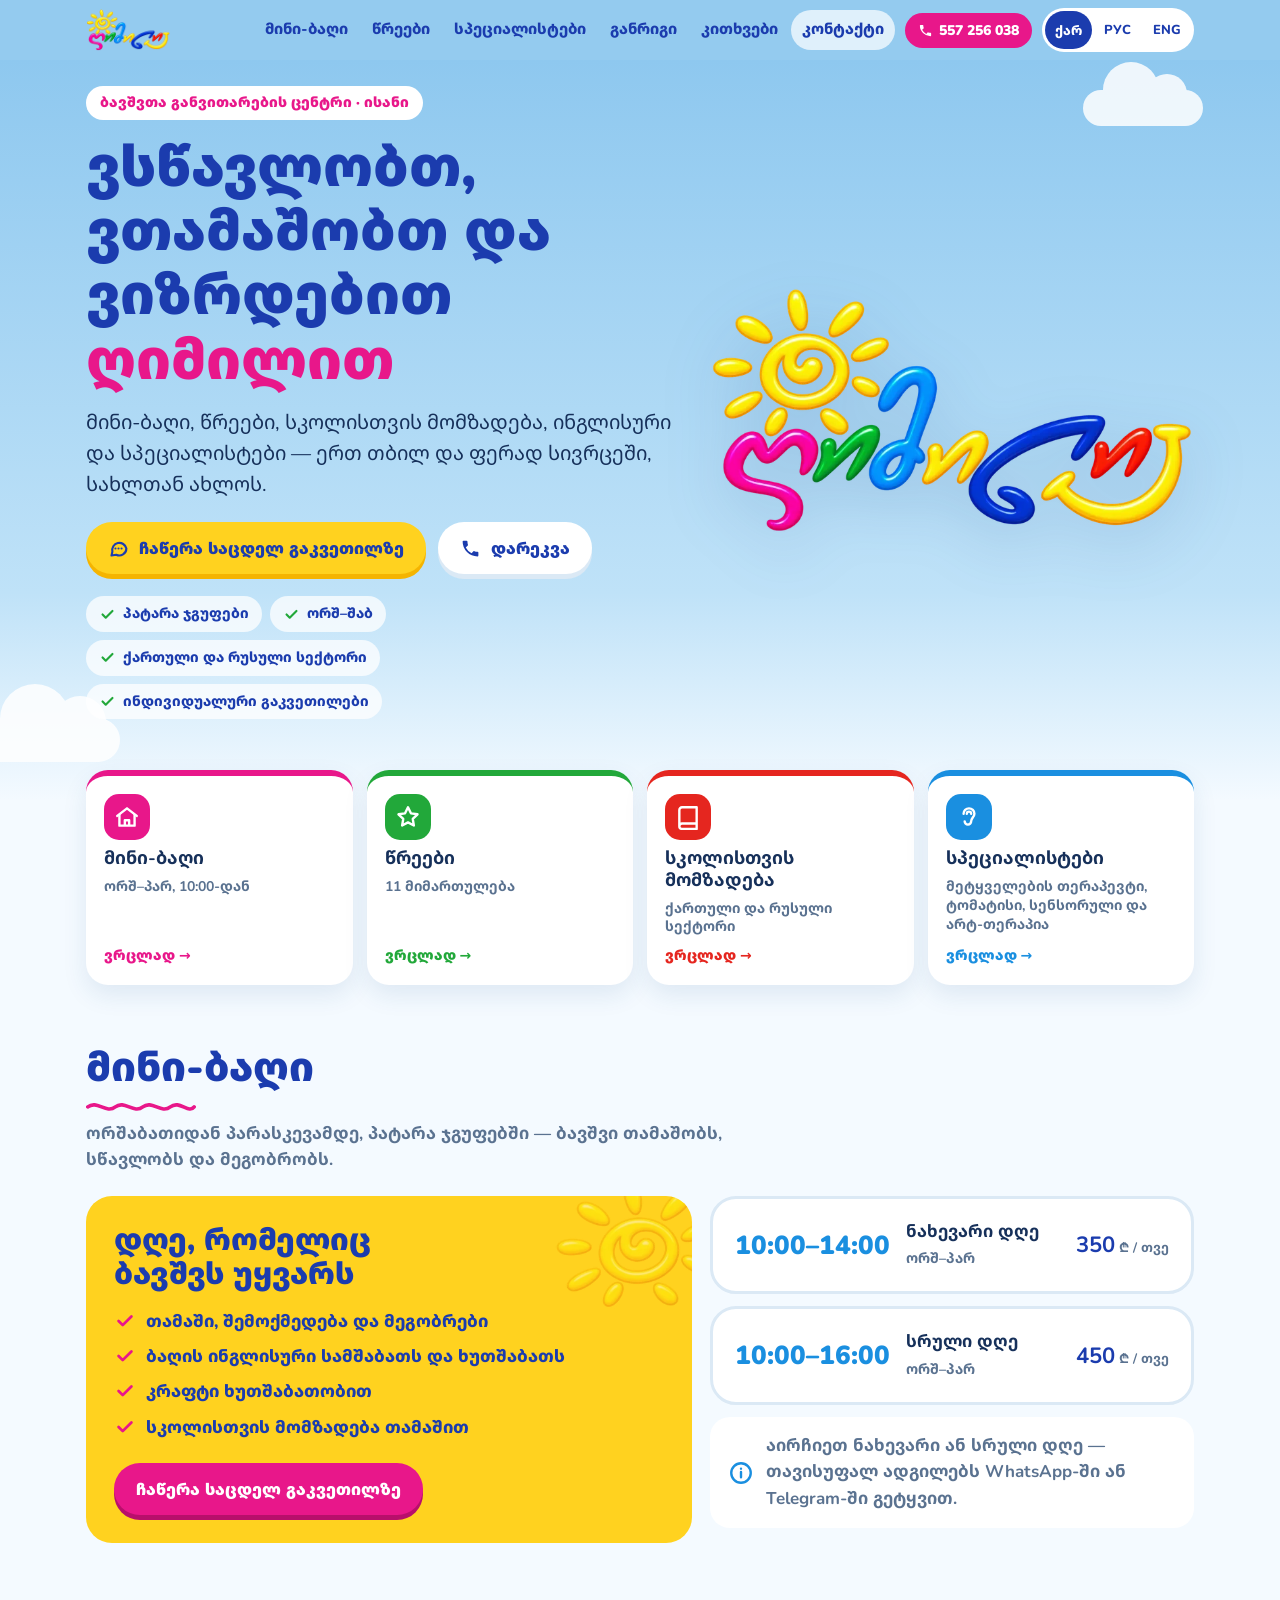
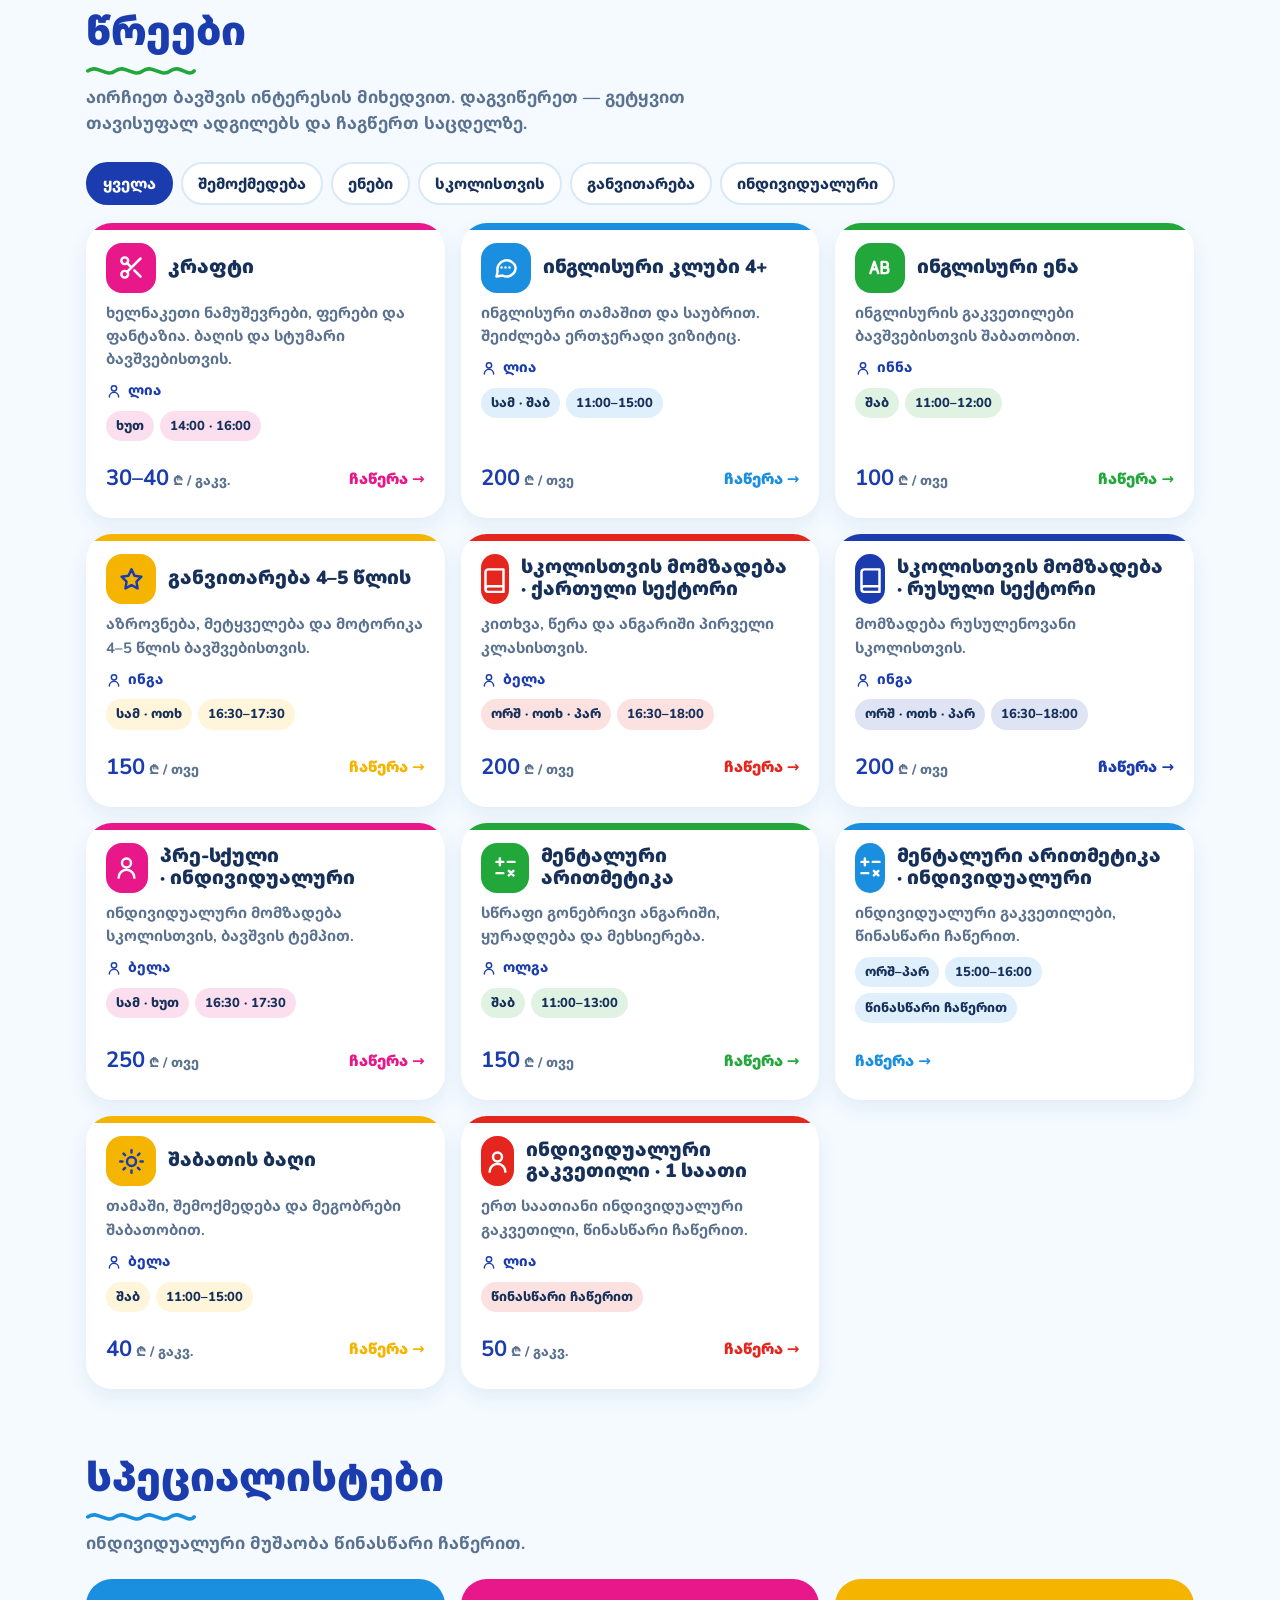
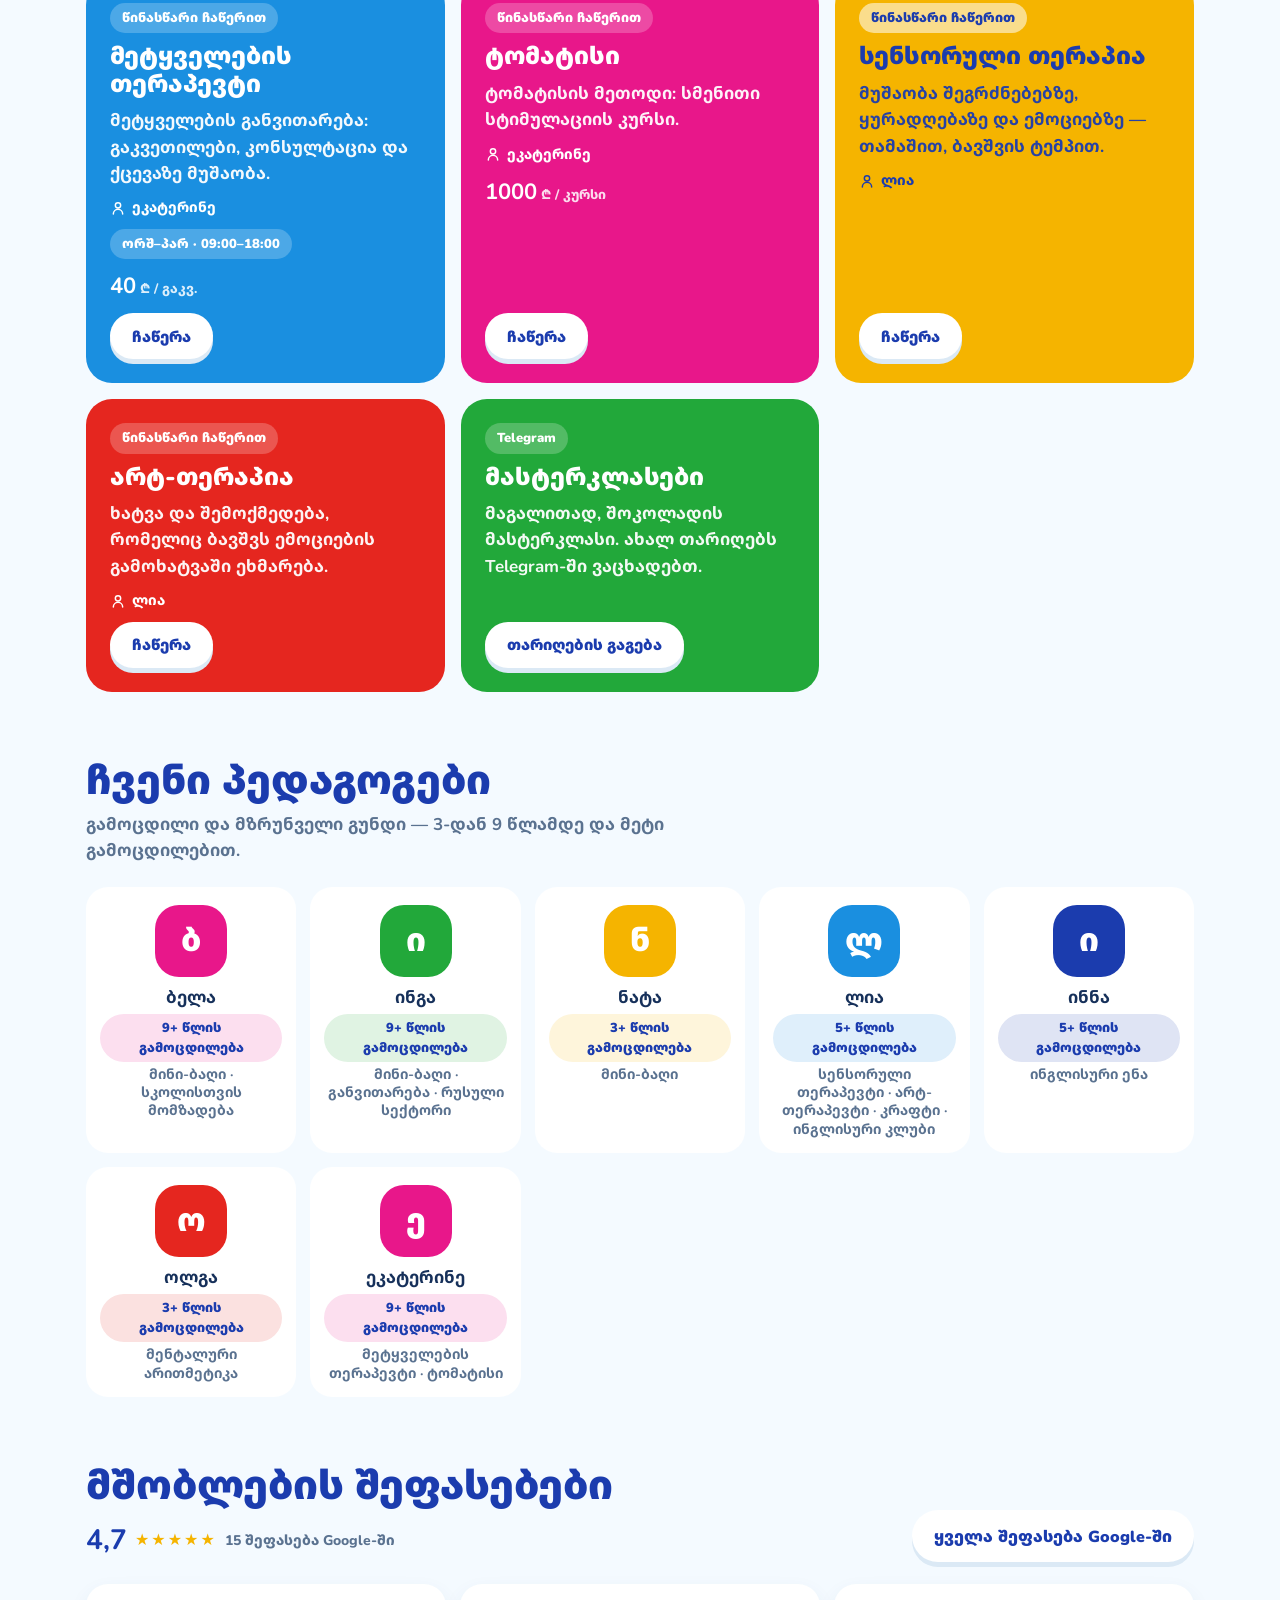
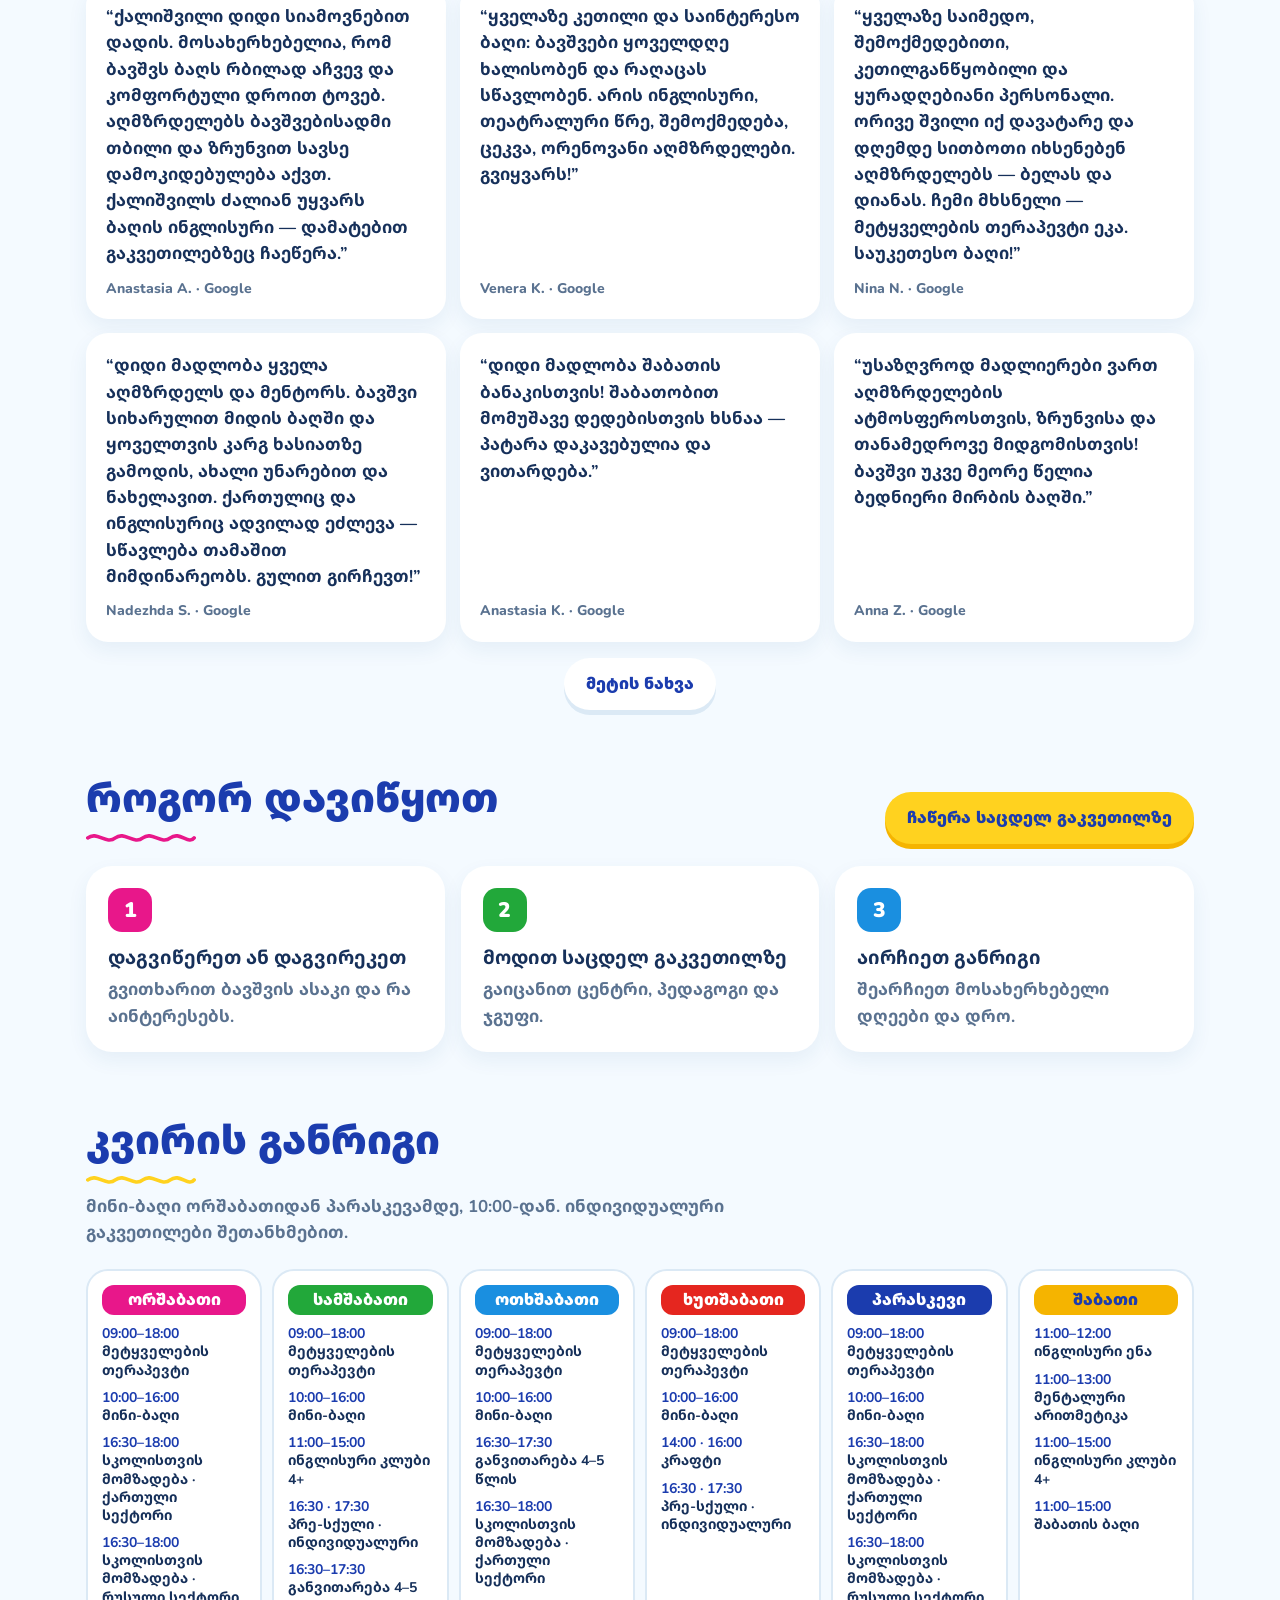
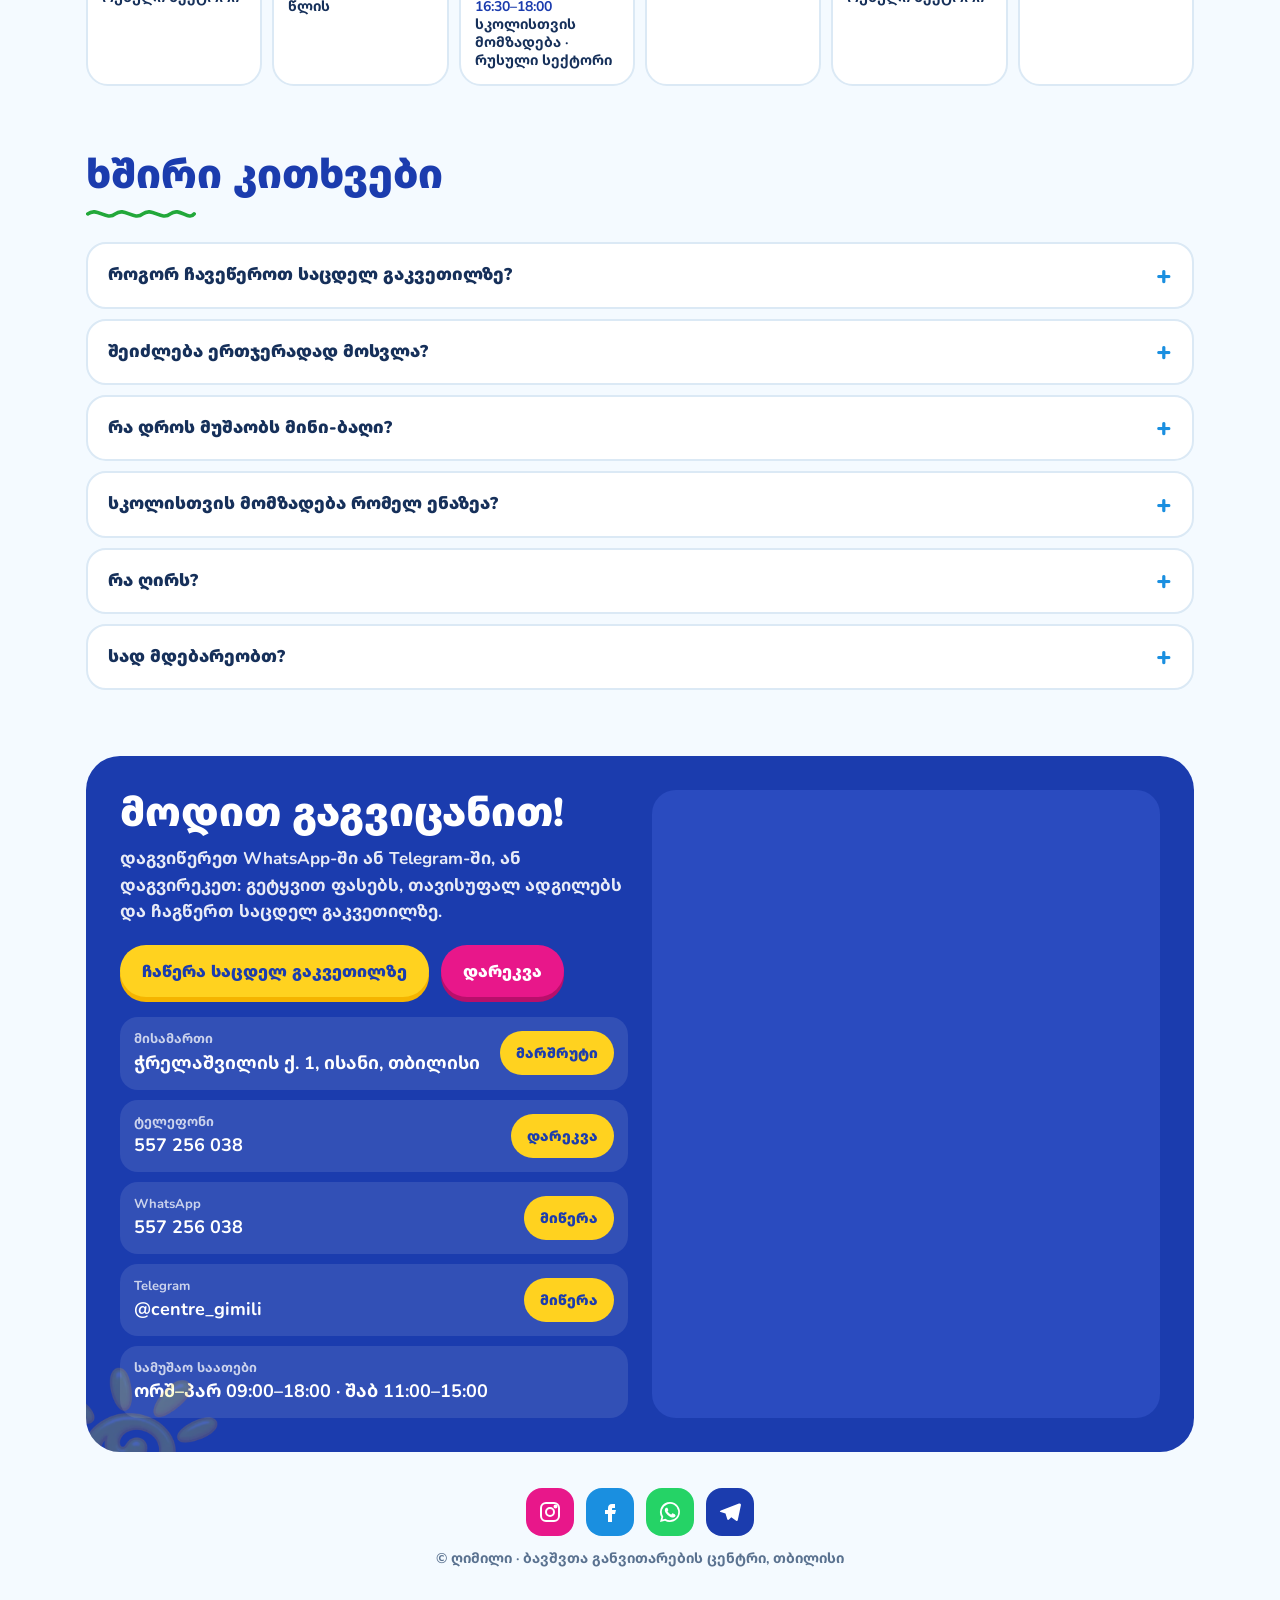
<file: site/index.html>
<!doctype html>
<html lang="ka">
<head>
  <meta charset="utf-8">
  <meta name="viewport" content="width=device-width,initial-scale=1">
  <meta name="author" content="Irakli Kvirkvelia · Homes in Georgia">
  <!-- Made with Claude (Anthropic) · © Homes in Georgia · Created by Irakli Kvirkvelia -->
  <title>ღიმილი</title>
  <link rel="canonical" href="https://gimili.ge/">
  <meta http-equiv="refresh" content="0;url=../">
  <script>location.replace('../')</script>
</head>
<body><a href="../">ღიმილი</a></body>
</html>
</file>
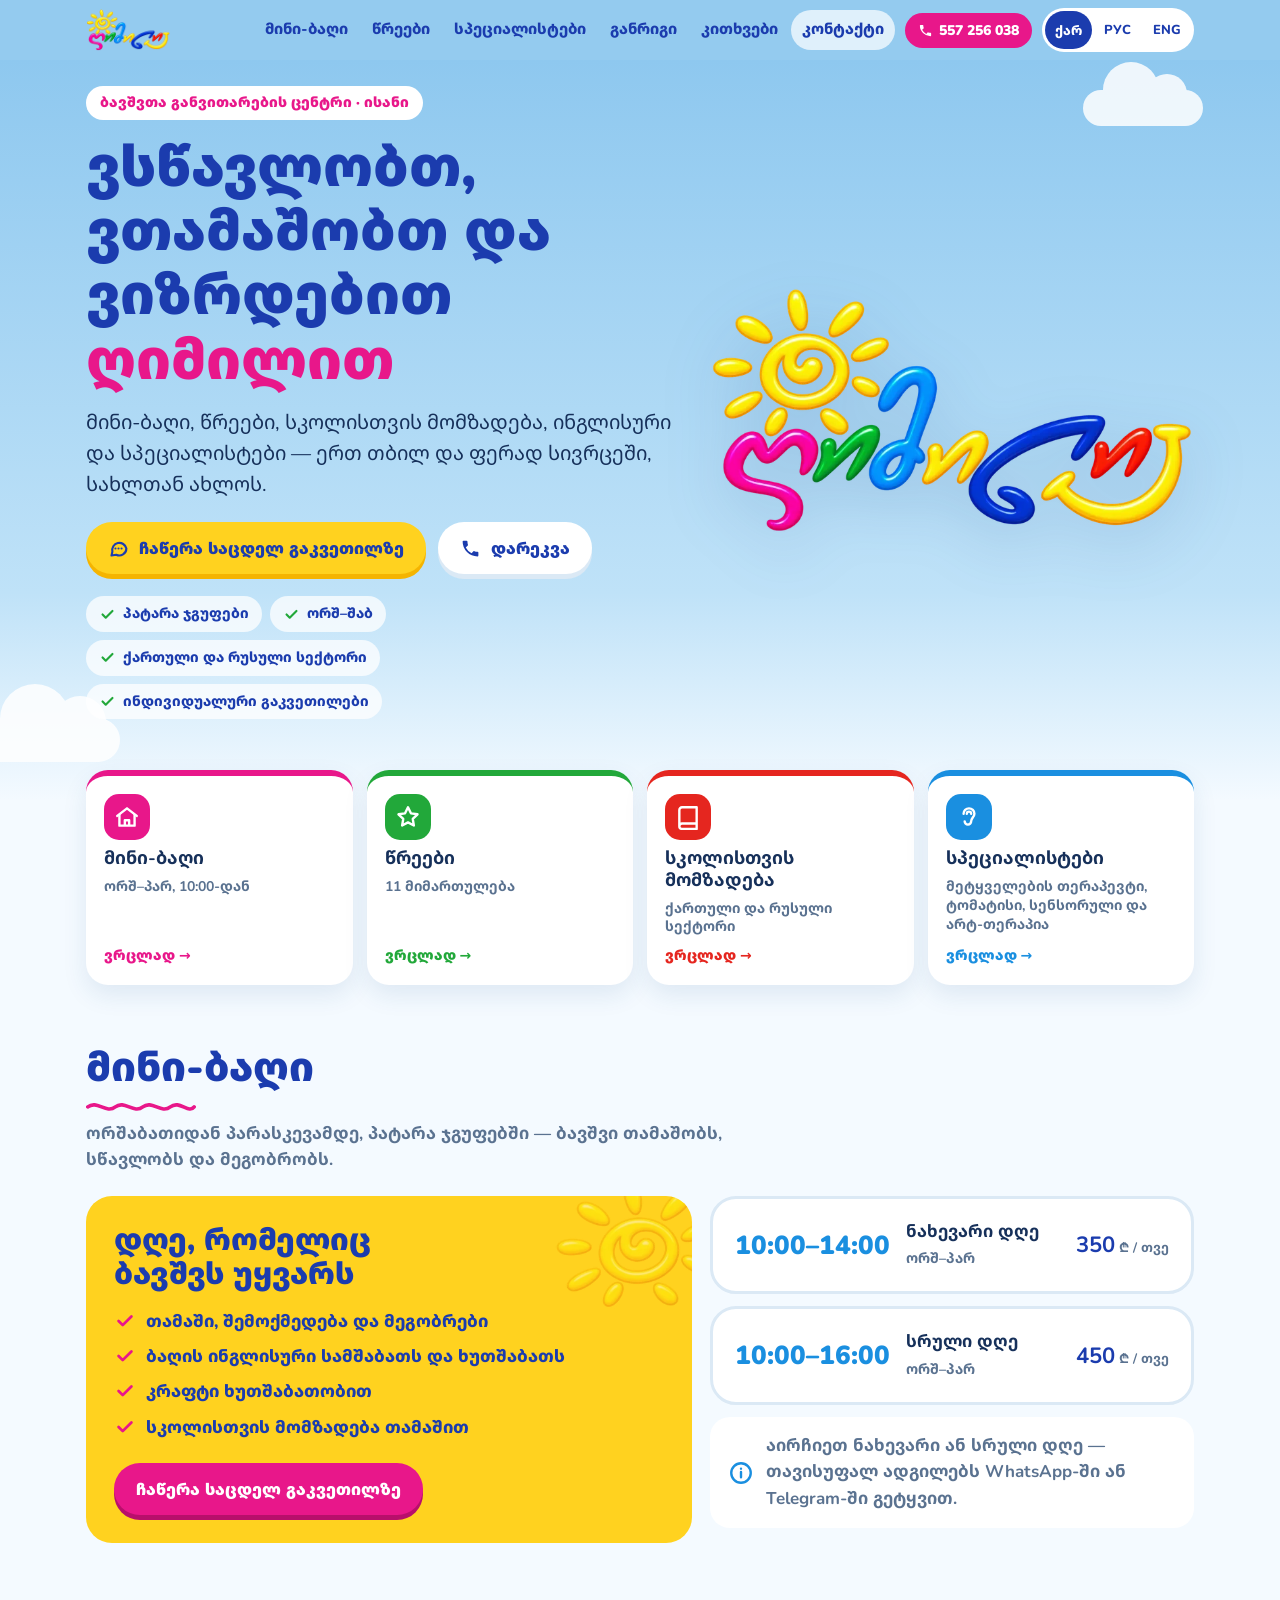
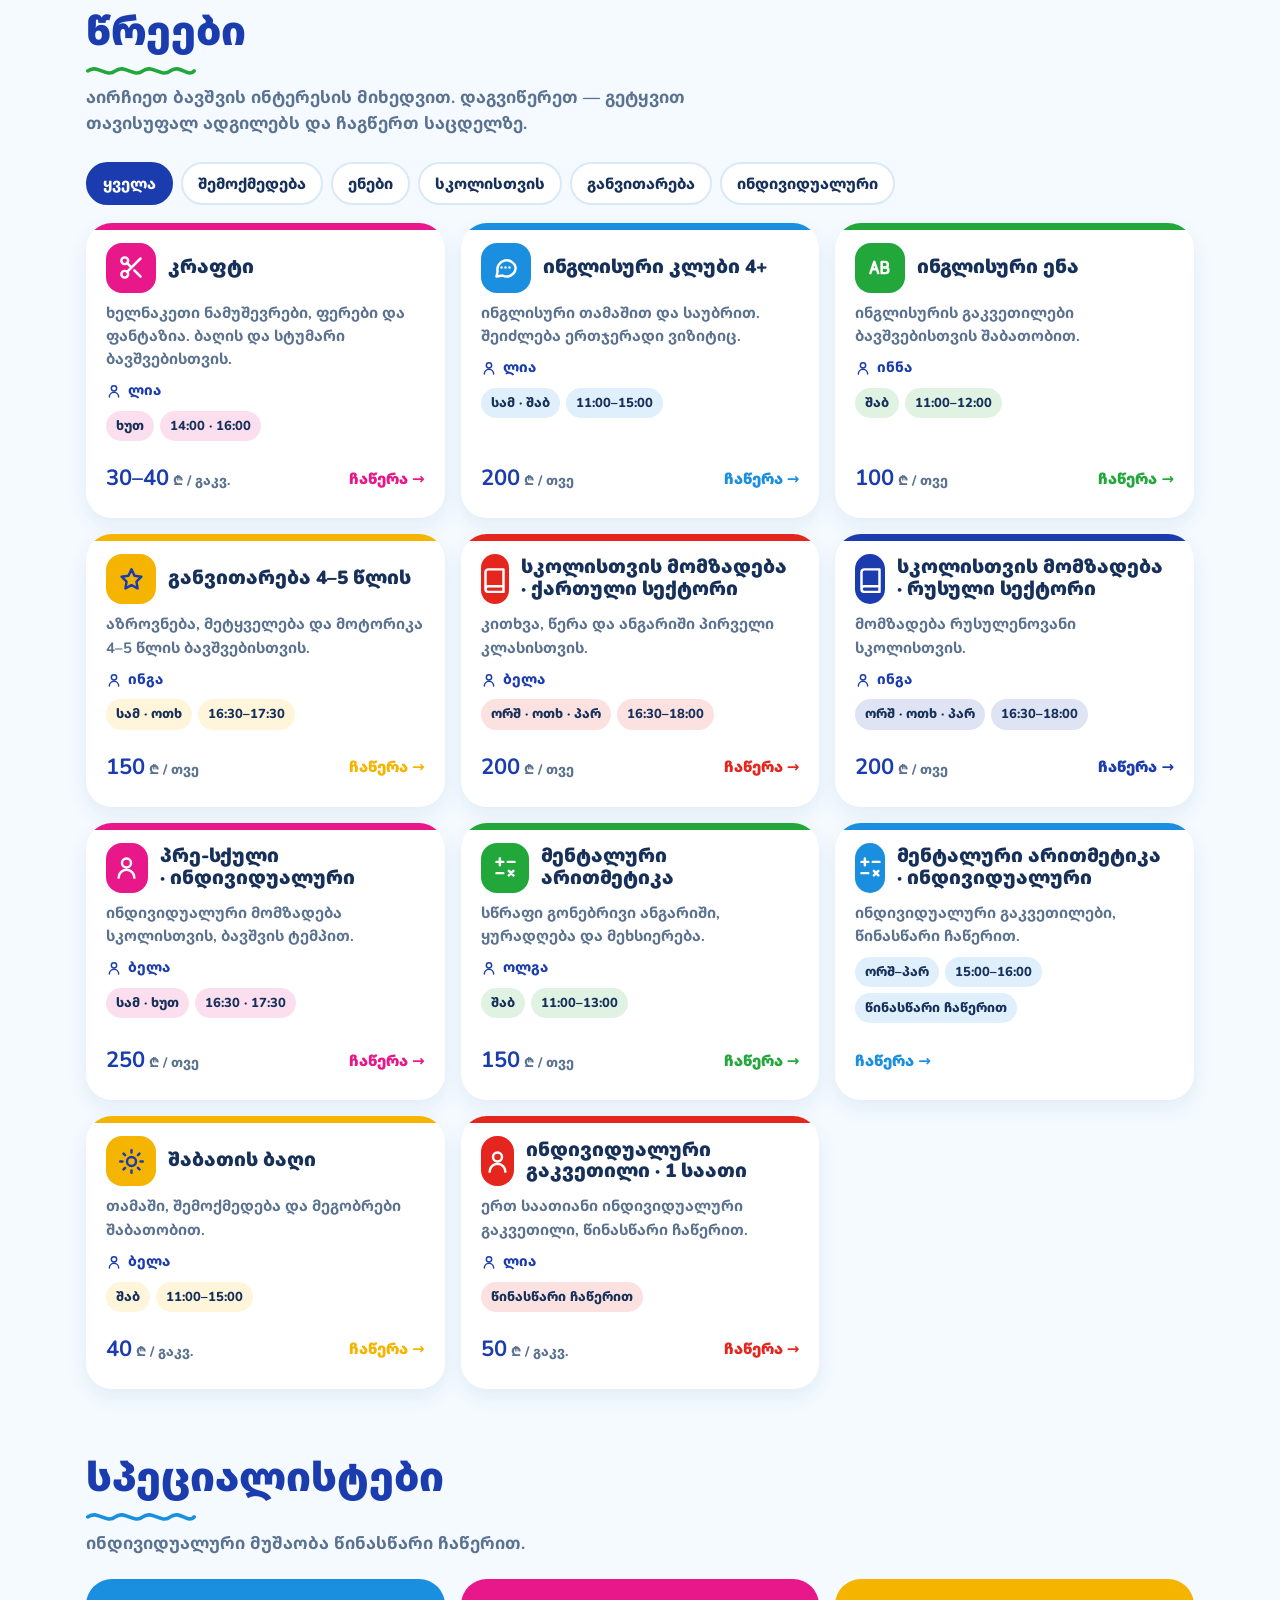
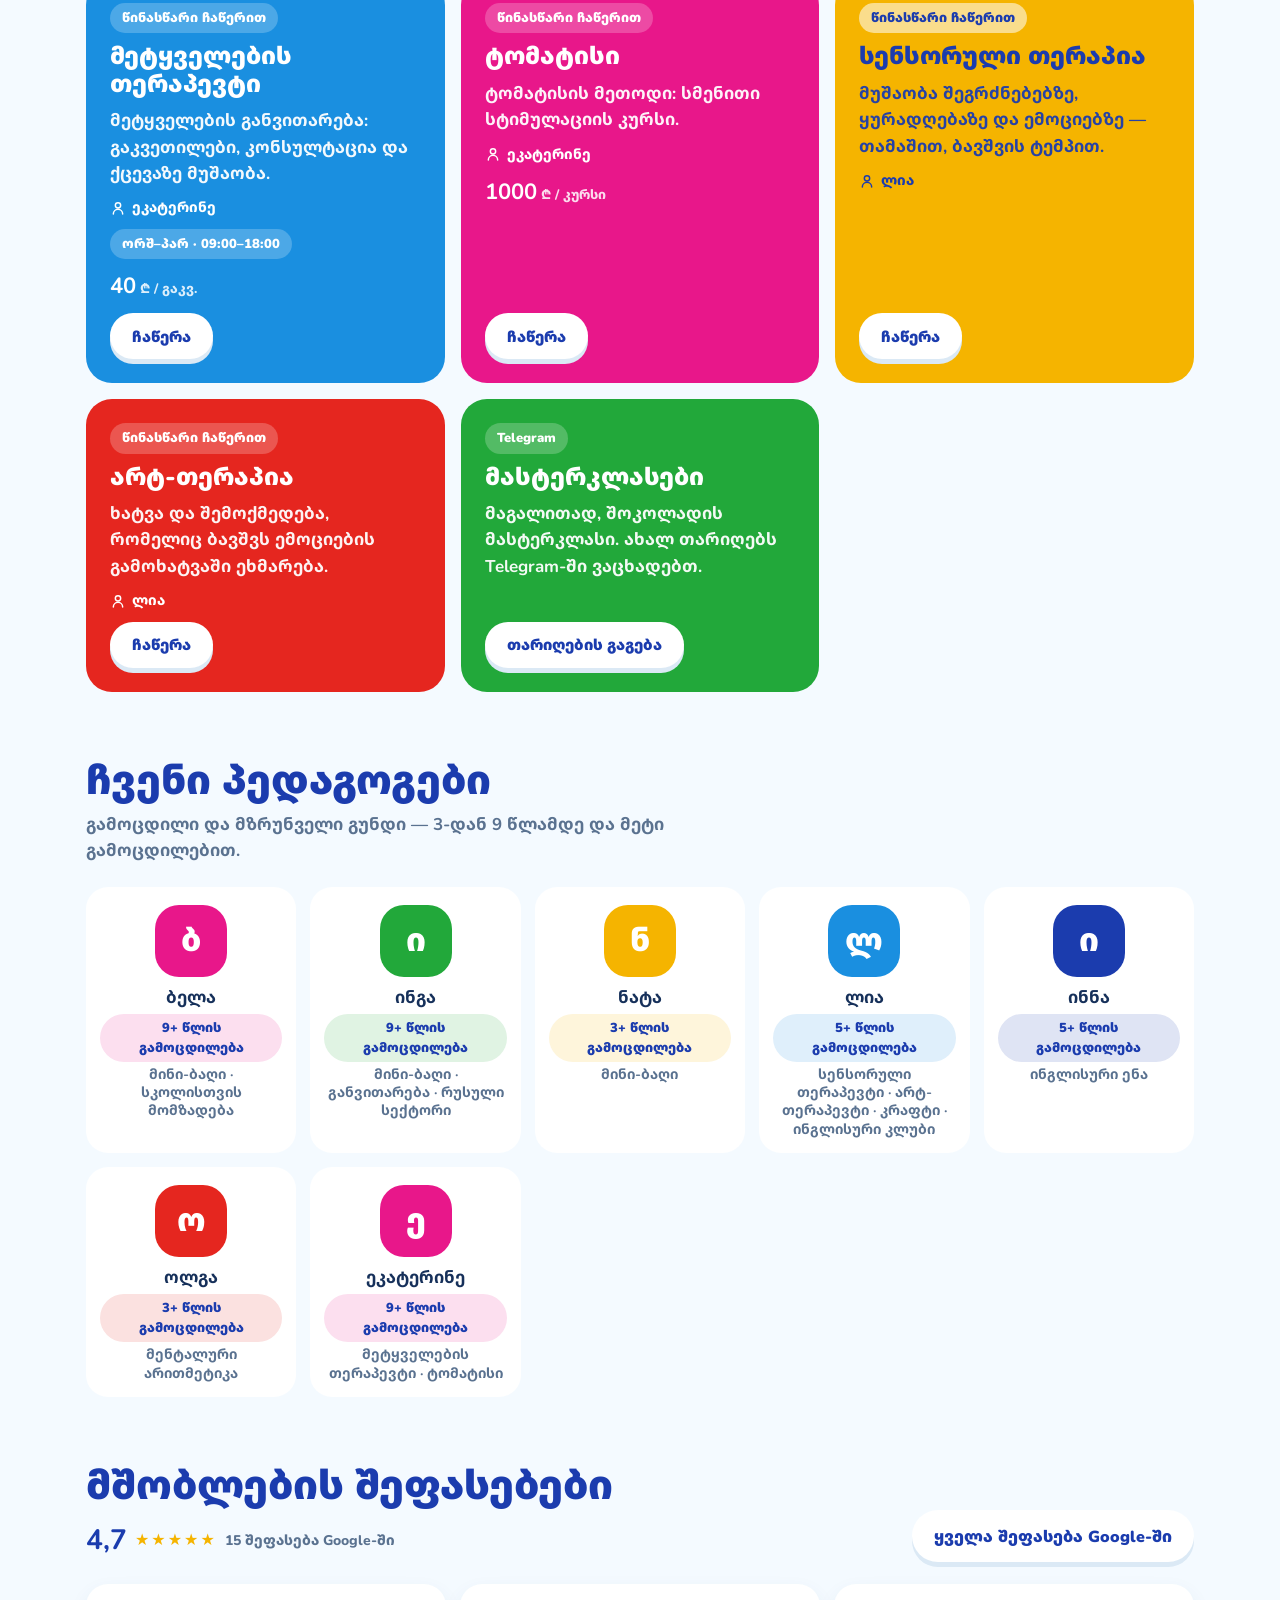
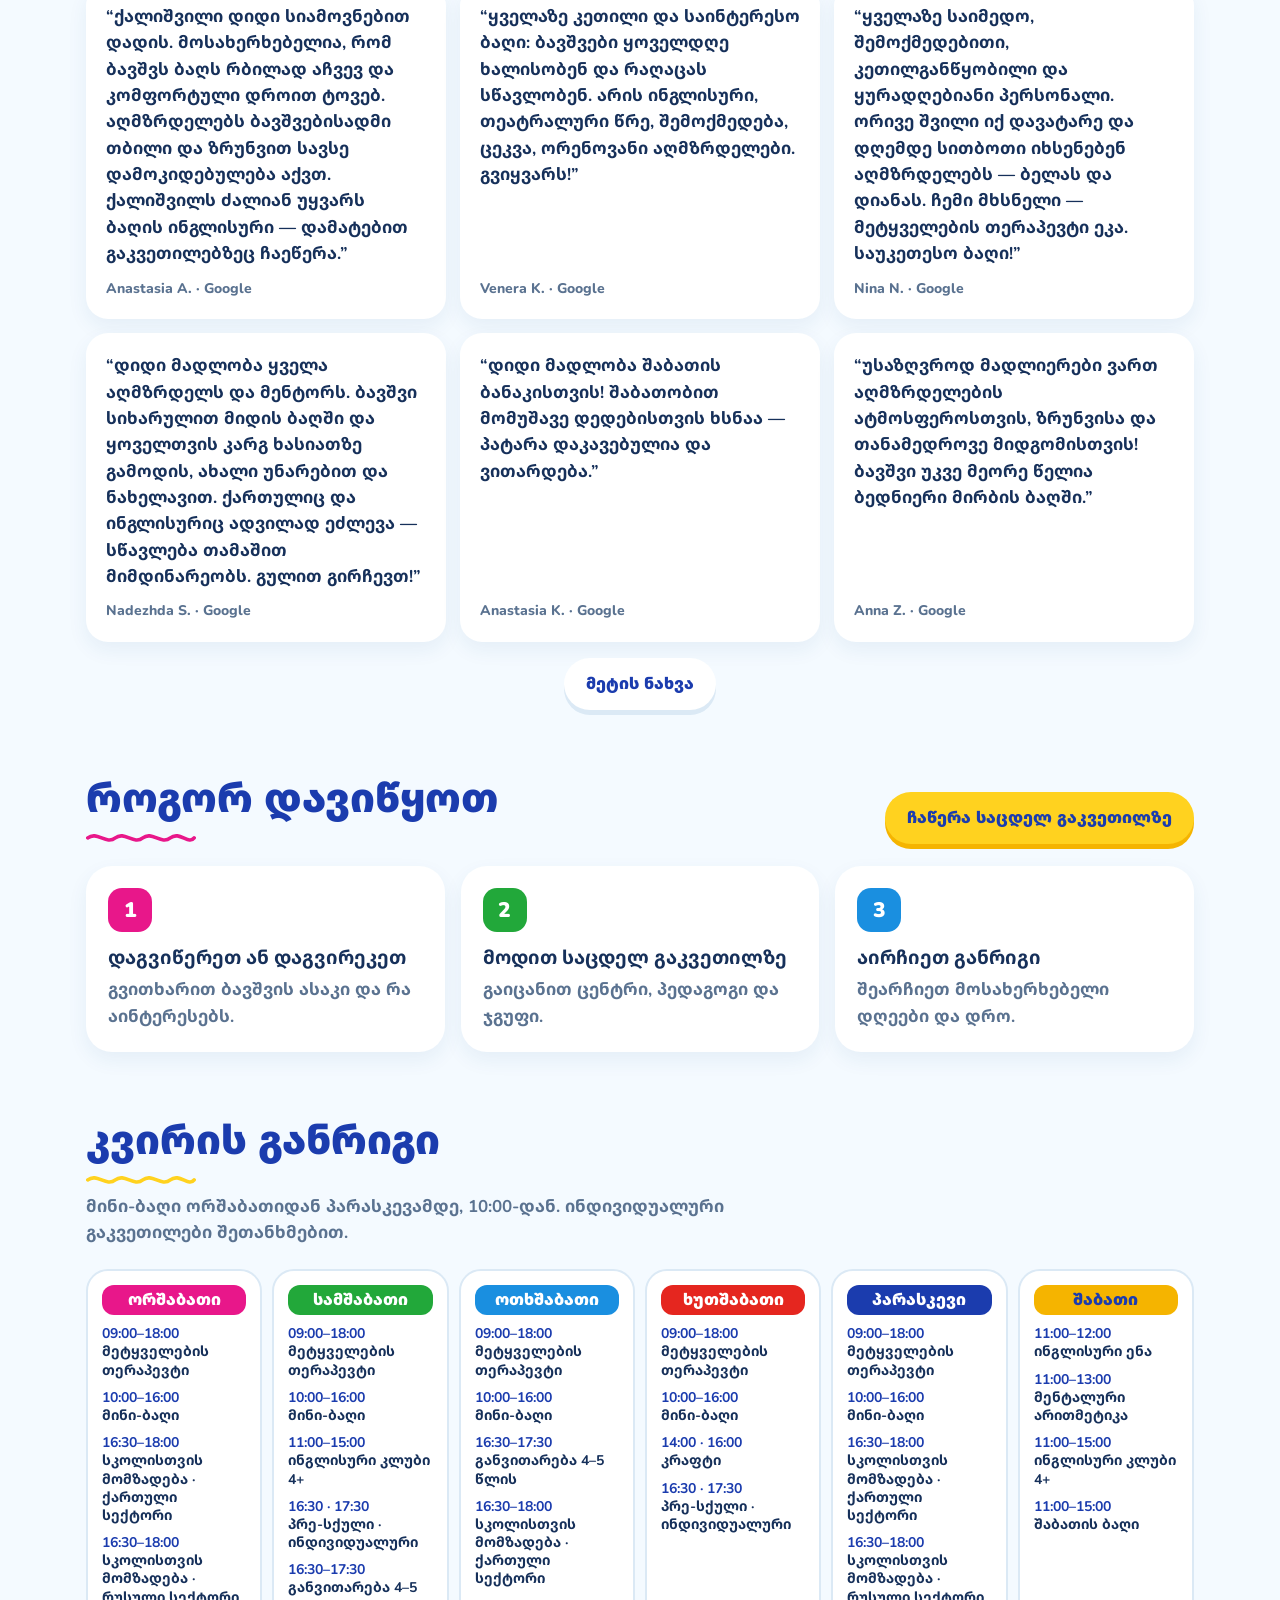
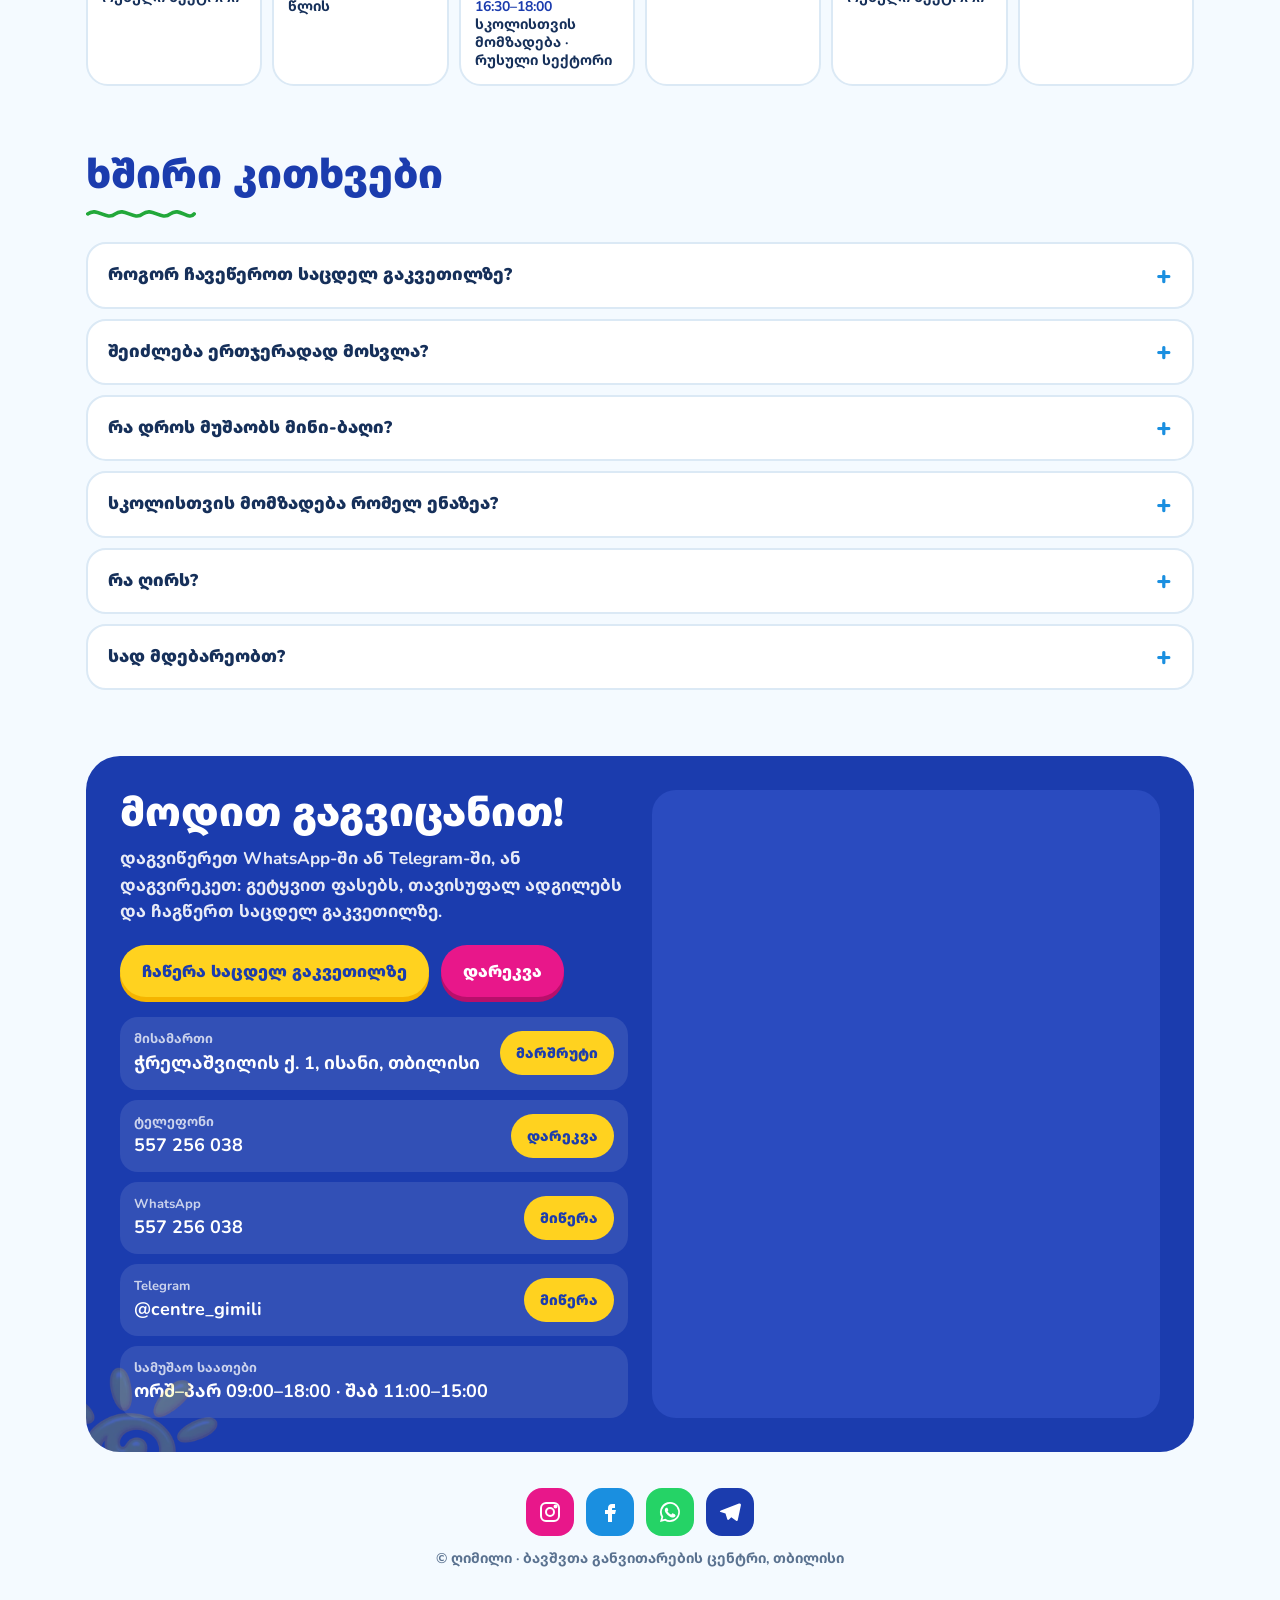
<file: src/index.html>
<!doctype html>
<html lang="ka">
<head>
<meta charset="utf-8">
<meta name="viewport" content="width=device-width,initial-scale=1,viewport-fit=cover">
<meta name="theme-color" content="#8ec8ef">
<title>ღიმილი · ბავშვთა განვითარების ცენტრი ისანში · Gimili</title>
<meta id="metaDesc" name="description" content="ღიმილი — ბავშვთა განვითარების ცენტრი ისანში: მინი-ბაღი, წრეები, სკოლისთვის მომზადება (ქართული და რუსული სექტორი), ინგლისური, მეტყველების თერაპევტი, ტომატისი. ჩაეწერეთ საცდელ გაკვეთილზე.">
<meta name="author" content="Irakli Kvirkvelia · Homes in Georgia">
<!-- Made with Claude (Anthropic) · © Homes in Georgia · Created by Irakli Kvirkvelia -->
<link rel="canonical" href="https://gimili.ge/" id="canonical">
<link rel="alternate" hreflang="ka" href="https://gimili.ge/">
<link rel="alternate" hreflang="ru" href="https://gimili.ge/ru/">
<link rel="alternate" hreflang="en" href="https://gimili.ge/en/">
<link rel="alternate" hreflang="x-default" href="https://gimili.ge/">
<link rel="icon" href="/site/assets/icon.png">
<link rel="apple-touch-icon" href="/site/assets/icon.png">
<meta property="og:type" content="website">
<meta property="og:url" content="https://gimili.ge/" id="ogUrl">
<meta property="og:locale" content="ka_GE" id="ogLocale">
<meta property="og:site_name" content="ღიმილი · Gimili">
<meta id="ogTitle" property="og:title" content="ღიმილი · ბავშვთა განვითარების ცენტრი ისანში">
<meta id="ogDesc" property="og:description" content="მინი-ბაღი, წრეები, სკოლისთვის მომზადება, ინგლისური და სპეციალისტები. ჩაეწერეთ საცდელ გაკვეთილზე.">
<meta property="og:image" content="https://gimili.ge/site/assets/share.jpg">
<meta property="og:image:width" content="1200">
<meta property="og:image:height" content="630">
<meta name="twitter:card" content="summary_large_image">
<script type="application/ld+json" id="ld"></script>
<link rel="preconnect" href="https://fonts.googleapis.com">
<link rel="preconnect" href="https://fonts.gstatic.com" crossorigin>
<link rel="stylesheet" href="https://fonts.googleapis.com/css2?family=Nunito:wght@600;800;900&family=Noto+Sans+Georgian:wght@500;700;900&display=swap">
<style>
  /* Sky band with the logo's sun, white "toy-box" cards in the logo's colours. One clear next step on every screen. */
  :root{
    --sky:#8ec8ef; --paper:#f4faff; --navy:#1b3cae; --ink:#16305a; --muted:#5a7290; --line:#dbe9f5;
    --sun:#ffd21f; --sun-deep:#f5b400; --pink:#e8178a; --green:#22a83a; --blue:#1a8fe0; --red:#e5261f;
    --font:"Nunito","Noto Sans Georgian",system-ui,sans-serif; --r:26px; --head:60px;
    color-scheme:light;
  }
  *{box-sizing:border-box}
  html{scroll-behavior:smooth;scroll-padding-top:calc(var(--head) + 12px)}
  body{margin:0;background:var(--paper);color:var(--ink);font-family:var(--font);font-size:17px;line-height:1.55;overflow-x:hidden}
  @supports(overflow:clip){body{overflow-x:clip}}
  img{max-width:100%;display:block}
  a{color:inherit}
  .wrap{width:min(100%,1140px);margin:0 auto;padding-left:max(16px,env(safe-area-inset-left));padding-right:max(16px,env(safe-area-inset-right))}
  h1,h2,h3{line-height:1.15;text-wrap:balance;margin:0}
  :focus-visible{outline:3px solid var(--navy);outline-offset:3px;border-radius:10px}
  svg{flex:none}

  /* buttons */
  .btn{display:inline-flex;align-items:center;justify-content:center;gap:10px;min-height:52px;padding:0 22px;border-radius:999px;font:900 16px var(--font);text-decoration:none;cursor:pointer;border:0;transition:transform .15s,box-shadow .15s;white-space:nowrap}
  .btn:hover{transform:translateY(-2px)}
  .btn:active{transform:translateY(1px)}
  .btn svg{width:21px;height:21px}
  .b-sun{background:var(--sun);color:var(--navy);box-shadow:0 5px 0 var(--sun-deep)}
  .b-pink{background:var(--pink);color:#fff;box-shadow:0 5px 0 #b80f6b}
  .b-white{background:#fff;color:var(--navy);box-shadow:0 5px 0 var(--line)}

  /* header */
  .top{position:sticky;top:0;z-index:40;background:rgba(142,200,239,.94);backdrop-filter:blur(10px);padding-top:env(safe-area-inset-top);transition:box-shadow .2s}
  .top.scrolled{box-shadow:0 6px 20px rgba(20,60,120,.14)}
  .top .wrap{display:flex;align-items:center;gap:10px;min-height:var(--head)}
  .brand img{height:42px;width:auto}
  .nav{display:flex;gap:2px;margin-left:auto}
  .nav a{text-decoration:none;font-weight:800;color:var(--navy);padding:8px 11px;border-radius:999px;font-size:15px;white-space:nowrap}
  .nav a:hover,.nav a.on{background:rgba(255,255,255,.7)}
  .tel-top{display:inline-flex;align-items:center;gap:6px;background:var(--pink);color:#fff;text-decoration:none;font:900 14px var(--font);padding:8px 13px;border-radius:999px;white-space:nowrap}
  .tel-top svg{width:15px;height:15px}
  .lang{display:flex;background:#fff;border-radius:999px;padding:3px;gap:2px}
  .lang a{display:inline-grid;place-items:center;text-decoration:none}
  .lang button,.lang a{border:0;background:transparent;font:800 13px var(--font);color:var(--navy);padding:0 10px;min-height:38px;min-width:40px;border-radius:999px;cursor:pointer}
  .lang [aria-current="page"]{background:var(--navy);color:#fff}
  .burger{display:none;width:44px;height:44px;border:0;border-radius:14px;background:#fff;color:var(--navy);cursor:pointer;place-items:center}
  .burger svg{width:24px;height:24px}
  @media(max-width:1020px){.nav{display:none}.burger{display:grid;order:4}.top .lang{margin-left:auto;order:2}.tel-top{order:3}}
  @media(max-width:640px){.tel-top span{display:none}.tel-top{width:44px;height:44px;padding:0;justify-content:center;border-radius:14px}.tel-top svg{width:20px;height:20px}.top .lang a{padding:0 8px;min-width:38px}}
  @media(max-width:400px){.brand img{height:32px}.top .wrap{gap:7px}.top .lang a{padding:0 6px;min-width:34px;font-size:12px}}

  /* mobile menu */
  .drawer{position:fixed;inset:0;z-index:60;display:none}
  .drawer.open{display:block}
  .drawer .shade{position:absolute;inset:0;background:rgba(14,30,70,.45);animation:fade .2s}
  .drawer .panel{position:absolute;top:0;right:0;bottom:0;width:min(86vw,360px);background:#fff;padding:calc(14px + env(safe-area-inset-top)) 18px calc(20px + env(safe-area-inset-bottom));display:flex;flex-direction:column;gap:6px;overflow:auto;animation:slide .22s ease-out}
  .drawer .row{display:flex;align-items:center;justify-content:space-between;margin-bottom:8px}
  .drawer .close{width:44px;height:44px;border:0;border-radius:14px;background:var(--paper);color:var(--navy);cursor:pointer;display:grid;place-items:center}
  .drawer nav a{display:flex;align-items:center;gap:12px;text-decoration:none;font-weight:900;font-size:19px;color:var(--ink);padding:12px 10px;border-radius:16px}
  .drawer nav a:hover{background:var(--paper)}
  .drawer nav a i{width:12px;height:12px;border-radius:50%;background:var(--c)}
  .drawer .lang{align-self:flex-start;background:var(--paper);margin:10px 0}
  .drawer .btn{width:100%;margin-top:8px}
  @keyframes slide{from{transform:translateX(100%)}}
  @keyframes fade{from{opacity:0}}

  /* hero */
  .hero{background:linear-gradient(180deg,var(--sky) 0%,#bfe2f8 72%,var(--paper) 100%);position:relative;overflow:hidden}
  .hero .wrap{display:grid;grid-template-columns:minmax(0,1.1fr) minmax(0,.9fr);gap:28px;align-items:center;padding-block:26px 64px;position:relative;z-index:1}
  .eyebrow{display:inline-flex;align-items:center;gap:8px;background:#fff;color:var(--pink);font-weight:900;font-size:14px;padding:6px 14px;border-radius:999px}
  .hero h1{font-size:clamp(32px,5vw,56px);font-weight:900;color:var(--navy);margin:16px 0 14px}
  .hero h1 em{font-style:normal;color:var(--pink)}
  .lead{font-size:clamp(17px,2vw,20px);margin:0 0 22px;max-width:34em}
  .ctas{display:flex;flex-wrap:wrap;gap:12px}
  .trust{display:flex;flex-wrap:wrap;gap:8px;margin-top:22px;padding:0;list-style:none}
  .trust li{display:inline-flex;align-items:center;gap:7px;background:rgba(255,255,255,.75);border-radius:999px;padding:7px 13px;font-weight:800;font-size:14px;color:var(--navy)}
  .trust li svg{width:17px;height:17px;color:var(--green)}
  .hero-logo{width:100%;max-width:500px;margin-inline:auto;filter:drop-shadow(0 18px 30px rgba(20,70,140,.18));animation:bob 5s ease-in-out infinite}
  .cloud{position:absolute;background:#fff;border-radius:999px;opacity:.85;pointer-events:none}
  .cloud::before,.cloud::after{content:"";position:absolute;background:#fff;border-radius:50%}
  .c1{width:150px;height:44px;left:-30px;bottom:38px}.c1::before{width:70px;height:70px;left:30px;top:-34px}.c1::after{width:52px;height:52px;left:84px;top:-22px}
  .c2{width:120px;height:36px;right:6%;top:30px}.c2::before{width:56px;height:56px;left:20px;top:-28px}.c2::after{width:40px;height:40px;left:64px;top:-16px}
  @media(max-width:820px){.hero h1{font-size:clamp(28px,8vw,36px);margin:12px 0 10px}.lead{font-size:16px;margin-bottom:18px}.trust{margin-top:16px}.trust li{font-size:13px;padding:6px 11px}}
  @media(max-width:820px){.hero .wrap{grid-template-columns:minmax(0,1fr);padding-block:18px 52px;text-align:center}.hero-art{display:none}.ctas,.trust{justify-content:center}.ctas .btn{flex:1 1 220px}}

  /* offer tiles */
  .tiles{display:grid;grid-template-columns:repeat(4,minmax(0,1fr));gap:14px;margin-top:-30px;position:relative;z-index:2}
  .tile{display:flex;flex-direction:column;gap:8px;background:#fff;border-radius:22px;padding:18px;text-decoration:none;box-shadow:0 10px 24px rgba(26,80,140,.1);border-top:6px solid var(--c);transition:transform .15s;min-width:0}
  .tile:hover{transform:translateY(-3px)}
  .tile .ic{width:46px;height:46px;border-radius:15px;background:var(--c);color:#fff;display:grid;place-items:center}
  .tile .ic svg{width:26px;height:26px}
  .tile b{font-size:18px;line-height:1.2}
  .tile small{color:var(--muted);font-weight:700;font-size:14px;line-height:1.35}
  .tile span.go{margin-top:auto;font-weight:900;color:var(--c);font-size:14px}
  @media(max-width:900px){.tiles{grid-template-columns:repeat(2,minmax(0,1fr))}}
  @media(max-width:420px){.tile{padding:14px}.tile b{font-size:16px}.tile small{display:none}}

  section{padding-block:60px 6px}
  .sec-head{display:flex;align-items:flex-end;justify-content:space-between;gap:16px;flex-wrap:wrap;margin-bottom:22px}
  .sec-head h2{font-size:clamp(28px,4vw,40px);font-weight:900;color:var(--navy)}
  .sec-head p{margin:8px 0 0;color:var(--muted);font-weight:700;max-width:40em}
  .squiggle{display:block;width:110px;height:14px;margin-top:8px}
  .price{display:inline-flex;align-items:baseline;gap:4px;font-weight:900;color:var(--navy)}
  .price b{font-size:22px}
  .price small{color:var(--muted);font-weight:800;font-size:13px}

  /* garden */
  .garden{display:grid;grid-template-columns:minmax(0,1.25fr) minmax(0,1fr);gap:18px}
  .garden-card{background:var(--sun);border-radius:var(--r);padding:28px;position:relative;overflow:hidden;color:var(--navy)}
  .garden-card h3{font-size:clamp(24px,3vw,30px);font-weight:900;max-width:14em}
  .garden-card ul{list-style:none;padding:0;margin:16px 0 22px;display:grid;gap:9px;font-weight:800;position:relative}
  .garden-card li{display:flex;gap:10px;align-items:flex-start}
  .garden-card li svg{width:22px;height:22px;color:var(--pink);margin-top:1px}
  .garden-card .sunimg{position:absolute;right:-30px;top:-20px;width:170px;opacity:.5;animation:spin 40s linear infinite}
  .slots{display:grid;gap:12px;align-content:start}
  .slot{background:#fff;border-radius:var(--r);padding:20px 22px;border:3px solid var(--line);display:flex;gap:16px;align-items:center;flex-wrap:wrap}
  .slot .time{font:900 26px var(--font);color:var(--blue);white-space:nowrap}
  .slot b{display:block}.slot small{color:var(--muted);font-weight:700}
  .slot .price{margin-left:auto}
  .note{background:#fff;border-radius:20px;padding:16px 18px;font-weight:700;color:var(--muted);display:flex;gap:12px;align-items:center}
  .note svg{width:26px;height:26px;color:var(--blue)}
  @media(max-width:820px){.garden{grid-template-columns:minmax(0,1fr)}.garden-card{padding:22px}}

  /* clubs */
  .filters{display:flex;gap:8px;overflow-x:auto;padding:2px 2px 10px;margin:0 -2px 8px;scrollbar-width:none}
  .filters::-webkit-scrollbar{display:none}
  .filters button{flex:none;border:2px solid var(--line);background:#fff;color:var(--ink);font:800 15px var(--font);padding:9px 15px;border-radius:999px;cursor:pointer}
  .filters button[aria-pressed="true"]{background:var(--navy);border-color:var(--navy);color:#fff}
  .clubs{display:grid;grid-template-columns:repeat(3,minmax(0,1fr));gap:16px}
  .club{background:#fff;border-radius:var(--r);padding:20px;display:flex;flex-direction:column;gap:9px;min-width:0;box-shadow:0 8px 20px rgba(26,80,140,.08);position:relative;overflow:hidden}
  .club::before{content:"";position:absolute;inset:0 0 auto;height:7px;background:var(--c)}
  .club .hd{display:flex;gap:12px;align-items:center}
  .club .ico{width:50px;height:50px;border-radius:16px;background:var(--c);display:grid;place-items:center;color:#fff}
  .club .ico svg{width:27px;height:27px}
  .club h3{font-size:19px;font-weight:900}
  .club p{margin:0;color:var(--muted);font-weight:700;font-size:15px}
  .when{display:flex;flex-wrap:wrap;gap:6px}
  .chip{background:color-mix(in srgb,var(--c) 14%,#fff);font-weight:800;font-size:13px;padding:5px 10px;border-radius:999px}
  .club .ft{display:flex;align-items:center;justify-content:space-between;gap:10px;margin-top:auto;padding-top:8px;flex-wrap:wrap}
  .club .ask{font:900 15px var(--font);color:var(--c);text-decoration:none;display:inline-flex;gap:6px;align-items:center;min-height:40px}
  .club .ask:hover{text-decoration:underline}
  .club[hidden]{display:none}
  @media(max-width:980px){.clubs{grid-template-columns:repeat(2,minmax(0,1fr))}}
  @media(max-width:600px){.clubs{grid-template-columns:minmax(0,1fr)}.club{padding:18px}}

  /* specialists */
  .duo{display:grid;grid-template-columns:repeat(3,minmax(0,1fr));gap:16px}
  .spec{border-radius:var(--r);padding:24px;color:#fff;display:flex;flex-direction:column;gap:10px;min-width:0}
  .spec h3{font-size:24px;font-weight:900}
  .spec p{margin:0;font-weight:700;opacity:.95}
  .spec .tag{align-self:flex-start;background:rgba(255,255,255,.22);font-weight:900;font-size:13px;padding:5px 12px;border-radius:999px}
  .spec .btn{margin-top:auto;align-self:flex-start;min-height:46px;font-size:15px}
  .spec .price{color:#fff}.spec .price small{color:rgba(255,255,255,.85)}
  /* on yellow, text is dark blue — white on yellow is unreadable */
  .spec.on-sun,.spec.on-sun .price,.spec.on-sun .who.light{color:var(--navy)}.spec.on-sun .price small{color:var(--ink)}.spec.on-sun .tag{background:rgba(255,255,255,.55)}
  .club.on-sun .ico,.tile.on-sun .ic,.days button.on-sun[aria-pressed="true"],.day.on-sun h3,.steps li.on-sun::before{color:var(--navy)}
  @media(max-width:900px){.duo{grid-template-columns:minmax(0,1fr)}}

  /* steps */
  .steps{display:grid;grid-template-columns:repeat(3,minmax(0,1fr));gap:16px;counter-reset:s;list-style:none;padding:0;margin:0}
  .steps li{background:#fff;border-radius:var(--r);padding:22px;position:relative;box-shadow:0 8px 20px rgba(26,80,140,.07)}
  .steps li::before{counter-increment:s;content:counter(s);width:44px;height:44px;border-radius:14px;background:var(--c);color:#fff;font-weight:900;font-size:21px;display:grid;place-items:center;margin-bottom:12px}
  .steps b{display:block;font-size:19px;margin-bottom:4px}
  .steps span{color:var(--muted);font-weight:700}
  @media(max-width:820px){.steps{grid-template-columns:minmax(0,1fr)}.steps li{display:grid;grid-template-columns:44px 1fr;column-gap:14px;padding:18px}.steps li::before{grid-row:span 2;margin:0}}

  /* gallery, team, reviews (shown only when filled) */
  .gallery{display:grid;grid-template-columns:repeat(4,minmax(0,1fr));gap:10px}
  .gallery img{width:100%;aspect-ratio:1;object-fit:cover;border-radius:18px}
  .gallery img:first-child{grid-column:span 2;grid-row:span 2}
  @media(max-width:700px){.gallery{grid-template-columns:repeat(2,minmax(0,1fr))}}
  .team{display:grid;grid-template-columns:repeat(auto-fill,minmax(200px,1fr));gap:14px}
  .person{background:#fff;border-radius:22px;padding:14px;text-align:center}
  .person img{width:100%;aspect-ratio:1;object-fit:cover;border-radius:16px;margin-bottom:10px}
  .person b{display:block;line-height:1.25}.person small{color:var(--muted);font-weight:700;font-size:14px;line-height:1.3;display:block;margin-top:4px}
  .exp{display:inline-block;margin-top:6px;background:color-mix(in srgb,var(--c,#1a8fe0) 14%,#fff);color:var(--navy);font-weight:900;font-size:13px;padding:4px 10px;border-radius:999px}
  .ava{width:72px;height:72px;border-radius:24px;background:var(--c);color:#fff;font-weight:900;font-size:32px;display:grid;place-items:center;margin:4px auto 10px}
  .who{display:inline-flex;align-items:center;gap:6px;font-weight:800;font-size:14px;color:var(--navy)}
  .who svg{width:16px;height:16px}.who.light{color:#fff}
  @media(max-width:480px){.team{grid-template-columns:repeat(2,minmax(0,1fr))}.person{padding:12px 10px}}
  .reviews{display:grid;grid-template-columns:repeat(3,minmax(0,1fr));gap:14px}
  .review{background:#fff;border-radius:22px;padding:20px;margin:0;box-shadow:0 8px 20px rgba(26,80,140,.07);display:flex;flex-direction:column}
  .review[hidden]{display:none}
  .review figcaption{margin-top:auto}
  .stars{color:#f5b400;letter-spacing:2px;font-size:16px}
  .review .stars{margin-bottom:8px}
  .gbadge{display:flex;align-items:center;gap:8px;margin-top:10px;font-weight:800;color:var(--ink)}
  .gbadge b{font-size:28px;color:var(--navy)}.gbadge small{color:var(--muted);font-size:14px}
  .review blockquote{margin:0 0 10px;font-weight:700}
  .review figcaption{color:var(--muted);font-weight:800;font-size:14px}
  @media(max-width:980px){.reviews{grid-template-columns:repeat(2,minmax(0,1fr))}}@media(max-width:640px){.reviews{grid-template-columns:minmax(0,1fr)}}

  /* schedule */
  .days{display:none;gap:6px;overflow-x:auto;scrollbar-width:none;margin-bottom:12px}
  .days::-webkit-scrollbar{display:none}
  .days button{flex:1 0 auto;border:0;background:#fff;color:var(--ink);font:900 15px var(--font);padding:10px 14px;border-radius:14px;cursor:pointer;border-bottom:4px solid var(--c)}
  .days button[aria-pressed="true"]{background:var(--c);color:#fff}
  .week{display:grid;grid-template-columns:repeat(6,minmax(0,1fr));gap:10px}
  .day{background:#fff;border-radius:22px;padding:14px;min-width:0;border:2px solid var(--line)}
  .day h3{font-size:16px;font-weight:900;color:#fff;background:var(--c);border-radius:12px;padding:6px 10px;margin-bottom:10px;text-align:center}
  .day ul{list-style:none;margin:0;padding:0;display:grid;gap:9px}
  .day li{font-size:14px;line-height:1.3;font-weight:700}
  .day li b{display:block;color:var(--navy);font-variant-numeric:tabular-nums}
  @media(max-width:1000px){.days{display:flex}.week{grid-template-columns:minmax(0,1fr)}.day{display:none;padding:18px}.day.on{display:block}.day h3{display:none}.day li{font-size:16px;display:flex;gap:14px}.day li b{min-width:110px}}

  /* faq */
  .faq{display:grid;gap:10px}
  .faq details{background:#fff;border-radius:20px;padding:4px 20px;border:2px solid var(--line)}
  .faq details[open]{border-color:var(--blue)}
  .faq summary{cursor:pointer;list-style:none;font-weight:900;font-size:17px;padding:14px 0;display:flex;justify-content:space-between;gap:12px;align-items:center}
  .faq summary::-webkit-details-marker{display:none}
  .faq summary::after{content:"+";font-size:26px;color:var(--blue);line-height:1;transition:transform .2s}
  .faq details[open] summary::after{transform:rotate(45deg)}
  .faq p{margin:0 0 16px;color:var(--muted);font-weight:700}

  /* contact */
  .contact{background:var(--navy);color:#fff;border-radius:34px;padding:34px;display:grid;grid-template-columns:minmax(0,1fr) minmax(0,1fr);gap:24px;position:relative;overflow:hidden}
  .contact h2{font-size:clamp(28px,4vw,40px);font-weight:900}
  .contact p{margin:10px 0 0;font-weight:700;opacity:.9}
  .rows{display:grid;gap:10px;margin-top:20px}
  .crow{background:rgba(255,255,255,.1);border-radius:18px;padding:12px 14px;display:flex;align-items:center;gap:12px;justify-content:space-between;flex-wrap:wrap}
  .crow small{display:block;opacity:.75;font-weight:700;font-size:13px}
  .crow>div{min-width:0;flex:1 1 160px}.crow b{font-size:18px;overflow-wrap:anywhere}
  .crow>a{color:var(--navy);background:var(--sun);border-radius:999px;padding:0 16px;min-height:44px;display:inline-flex;align-items:center;font:900 14px var(--font);text-decoration:none}
  .map{border-radius:24px;overflow:hidden;min-height:320px;background:#2a4bbf;position:relative}
  .map iframe{position:absolute;inset:0;width:100%;height:100%;border:0}
  .contact .sunimg{position:absolute;left:-60px;bottom:-70px;width:200px;opacity:.2;animation:spin 50s linear infinite;pointer-events:none}
  @media(max-width:860px){.contact{grid-template-columns:minmax(0,1fr);padding:24px 18px}.map{min-height:260px}}
  footer{padding-block:30px calc(96px + env(safe-area-inset-bottom));color:var(--muted);font-weight:700;font-size:14px;text-align:center}
  .social{display:flex;justify-content:center;gap:12px;margin-bottom:12px}
  .social a{width:48px;height:48px;border-radius:16px;display:grid;place-items:center;color:#fff}
  .social svg{width:24px;height:24px}
  @media(min-width:861px){footer{padding-bottom:40px}}

  /* always-visible action bar on phones */
  .bar{position:fixed;left:0;right:0;bottom:0;z-index:30;display:none;gap:10px;padding:10px max(12px,env(safe-area-inset-left)) calc(10px + env(safe-area-inset-bottom));background:rgba(255,255,255,.96);backdrop-filter:blur(10px);box-shadow:0 -6px 20px rgba(20,60,120,.12);transform:translateY(110%);transition:transform .25s}
  .bar.show{transform:none}
  .bar .btn{flex:1;min-height:50px;font-size:15px;padding:0 12px}
  @media(max-width:860px){.bar{display:flex}}

  /* contact chooser */
  .sheet{position:fixed;inset:0;z-index:70;display:none;align-items:flex-end;justify-content:center}
  .sheet.open{display:flex}
  .sheet .shade{position:absolute;inset:0;background:rgba(14,30,70,.45);animation:fade .2s}
  .sheet .card{position:relative;width:min(100%,420px);background:#fff;border-radius:26px 26px 0 0;padding:22px 18px calc(18px + env(safe-area-inset-bottom));display:grid;gap:10px;animation:up .22s ease-out}
  @media(min-width:640px){.sheet{align-items:center}.sheet .card{border-radius:26px}}
  .sheet .card>b{font-size:20px;color:var(--navy);text-align:center}
  .sheet .card>small{text-align:center;color:var(--muted);font-weight:700;margin-top:-6px}
  .sheet .card>small:empty{display:none}
  .opt{display:flex;align-items:center;gap:12px;min-height:56px;padding:0 18px;border-radius:18px;color:#fff;text-decoration:none;font-weight:900;font-size:17px}
  .opt svg{width:26px;height:26px}
  .opt.wa{background:#25d366}.opt.tg{background:#229ed9}.opt.call{background:var(--pink)}
  .opt-close{border:0;background:var(--paper);color:var(--navy);font:800 16px var(--font);min-height:48px;border-radius:16px;cursor:pointer}
  @keyframes up{from{transform:translateY(40px);opacity:0}}
  .reveal{opacity:0;transform:translateY(18px);transition:opacity .5s,transform .5s}
  .reveal.in{opacity:1;transform:none}
  @keyframes bob{50%{transform:translateY(-8px) rotate(-1deg)}}
  @keyframes spin{to{transform:rotate(360deg)}}
  @media(prefers-reduced-motion:reduce){*{animation:none!important;transition:none!important}html{scroll-behavior:auto}.reveal{opacity:1;transform:none}}
</style>
</head>
<body>

<header class="top" id="top">
  <div class="wrap">
    <a class="brand" href="#home" aria-label="ღიმილი"><img src="/site/assets/logo.webp" alt="ღიმილი" width="96" height="42"></a>
    <nav class="nav" aria-label="menu" id="nav"></nav>
    <a class="tel-top" href="tel:+995557256038" aria-label="557 256 038"><svg viewBox="0 0 24 24" fill="currentColor" aria-hidden="true"><path d="M6.6 10.8a15.2 15.2 0 0 0 6.6 6.6l2.2-2.2c.3-.3.7-.4 1-.2 1.1.4 2.3.6 3.6.6.6 0 1 .4 1 1V20c0 .6-.4 1-1 1A17 17 0 0 1 3 4c0-.6.4-1 1-1h3.5c.6 0 1 .4 1 1 0 1.3.2 2.5.6 3.6.1.3 0 .7-.2 1z"/></svg><span>557 256 038</span></a>
    <div class="lang" role="group" aria-label="Language"></div>
    <button class="burger" type="button" aria-label="menu" aria-expanded="false" aria-controls="drawer"><svg viewBox="0 0 24 24" fill="none" stroke="currentColor" stroke-width="2.6" stroke-linecap="round"><path d="M4 7h16M4 12h16M4 17h16"/></svg></button>
  </div>
</header>

<div class="drawer" id="drawer" aria-hidden="true">
  <div class="shade" data-close></div>
  <div class="panel" role="dialog" aria-modal="true" aria-label="menu">
    <div class="row"><img src="/site/assets/logo.webp" alt="ღიმილი" style="height:40px;width:auto"><button class="close" type="button" data-close aria-label="close"><svg viewBox="0 0 24 24" width="22" height="22" fill="none" stroke="currentColor" stroke-width="2.6" stroke-linecap="round"><path d="M6 6l12 12M18 6 6 18"/></svg></button></div>
    <nav id="drawerNav" aria-label="menu"></nav>
    <div class="lang" role="group" aria-label="Language"></div>
    <a class="btn b-sun" data-tg href="https://t.me/centre_gimili" target="_blank" rel="noopener"><span data-t="ctaTrial"></span></a>
    <a class="btn b-pink" href="tel:+995557256038"><span data-t="call"></span> · 557 256 038</a>
  </div>
</div>

<main id="home">
  <div class="hero">
    <span class="cloud c1"></span><span class="cloud c2"></span>
    <div class="wrap">
      <div>
        <span class="eyebrow" data-t="eyebrow"></span>
        <h1 data-t="heroTitle"></h1>
        <p class="lead" data-t="heroLead"></p>
        <div class="ctas">
          <a class="btn b-sun" data-tg href="https://t.me/centre_gimili" target="_blank" rel="noopener"><svg viewBox="0 0 24 24" fill="none" stroke="currentColor" stroke-width="2.4" stroke-linecap="round" stroke-linejoin="round" aria-hidden="true"><path d="M21 12a8 8 0 0 1-11.6 7.1L4 20l1-4.4A8 8 0 1 1 21 12z"/><path d="M8.5 12h.01M12 12h.01M15.5 12h.01"/></svg><span data-t="ctaTrial"></span></a>
          <a class="btn b-white" href="tel:+995557256038"><svg viewBox="0 0 24 24" fill="currentColor" aria-hidden="true"><path d="M6.6 10.8a15.2 15.2 0 0 0 6.6 6.6l2.2-2.2c.3-.3.7-.4 1-.2 1.1.4 2.3.6 3.6.6.6 0 1 .4 1 1V20c0 .6-.4 1-1 1A17 17 0 0 1 3 4c0-.6.4-1 1-1h3.5c.6 0 1 .4 1 1 0 1.3.2 2.5.6 3.6.1.3 0 .7-.2 1z"/></svg><span data-t="call"></span></a>
        </div>
        <ul class="trust" id="trust"></ul>
      </div>
      <div class="hero-art"><img class="hero-logo" src="/site/assets/logo.webp" alt="ღიმილი — ბავშვთა განვითარების ცენტრი" width="500" height="250"></div>
    </div>
  </div>

  <div class="wrap">
    <div class="tiles" id="tiles"></div>

    <section id="garden" class="reveal">
      <div class="sec-head"><div><h2 data-t="gardenTitle"></h2><svg class="squiggle" viewBox="0 0 120 14" aria-hidden="true"><path d="M2 8c10-8 20 8 30 0s20 8 30 0 20 8 30 0 20 8 26 0" fill="none" stroke="#e8178a" stroke-width="4" stroke-linecap="round"/></svg><p data-t="gardenLead"></p></div></div>
      <div class="garden">
        <div class="garden-card">
          <img class="sunimg" src="/site/assets/sun.webp" alt="" aria-hidden="true">
          <h3 data-t="gardenCardTitle"></h3>
          <ul id="gardenList"></ul>
          <a class="btn b-pink" data-tg data-what-key="gardenTitle" href="https://t.me/centre_gimili" target="_blank" rel="noopener"><span data-t="ctaTrial"></span></a>
        </div>
        <div class="slots" id="slots"></div>
      </div>
    </section>

    <section id="clubs" class="reveal">
      <div class="sec-head"><div><h2 data-t="clubsTitle"></h2><svg class="squiggle" viewBox="0 0 120 14" aria-hidden="true"><path d="M2 8c10-8 20 8 30 0s20 8 30 0 20 8 30 0 20 8 26 0" fill="none" stroke="#22a83a" stroke-width="4" stroke-linecap="round"/></svg><p data-t="clubsLead"></p></div></div>
      <div class="filters" id="filters" role="group"></div>
      <div class="clubs" id="clubList"></div>
    </section>

    <section id="specialists" class="reveal">
      <div class="sec-head"><div><h2 data-t="specTitle"></h2><svg class="squiggle" viewBox="0 0 120 14" aria-hidden="true"><path d="M2 8c10-8 20 8 30 0s20 8 30 0 20 8 30 0 20 8 26 0" fill="none" stroke="#1a8fe0" stroke-width="4" stroke-linecap="round"/></svg><p data-t="specLead"></p></div></div>
      <div class="duo" id="specList"></div>
    </section>

    <section id="photos" class="reveal" hidden>
      <div class="sec-head"><div><h2 data-t="photosTitle"></h2></div></div>
      <div class="gallery" id="gallery"></div>
    </section>

    <section id="team" class="reveal" hidden>
      <div class="sec-head"><div><h2 data-t="teamTitle"></h2><p data-t="teamLead"></p></div></div>
      <div class="team" id="teamList"></div>
    </section>

    <section id="reviews" class="reveal" hidden>
      <div class="sec-head"><div><h2 data-t="reviewsTitle"></h2><div class="gbadge" id="gbadge"></div></div><a class="btn b-white" id="gLink" href="#" target="_blank" rel="noopener"><span data-t="allReviews"></span></a></div>
      <div class="reviews" id="reviewList"></div>
      <div style="text-align:center;margin-top:16px"><button type="button" class="btn b-white" id="moreReviews"><span data-t="moreReviews"></span></button></div>
    </section>

    <section id="start" class="reveal">
      <div class="sec-head"><div><h2 data-t="stepsTitle"></h2><svg class="squiggle" viewBox="0 0 120 14" aria-hidden="true"><path d="M2 8c10-8 20 8 30 0s20 8 30 0 20 8 30 0 20 8 26 0" fill="none" stroke="#e8178a" stroke-width="4" stroke-linecap="round"/></svg></div><a class="btn b-sun" data-tg href="https://t.me/centre_gimili" target="_blank" rel="noopener"><span data-t="ctaTrial"></span></a></div>
      <ol class="steps" id="steps"></ol>
    </section>


    <section id="schedule" class="reveal">
      <div class="sec-head"><div><h2 data-t="schedTitle"></h2><svg class="squiggle" viewBox="0 0 120 14" aria-hidden="true"><path d="M2 8c10-8 20 8 30 0s20 8 30 0 20 8 30 0 20 8 26 0" fill="none" stroke="#ffd21f" stroke-width="4" stroke-linecap="round"/></svg><p data-t="schedLead"></p></div></div>
      <div class="days" id="dayTabs" role="tablist"></div>
      <div class="week" id="week"></div>
    </section>

    <section id="faq" class="reveal">
      <div class="sec-head"><div><h2 data-t="faqTitle"></h2><svg class="squiggle" viewBox="0 0 120 14" aria-hidden="true"><path d="M2 8c10-8 20 8 30 0s20 8 30 0 20 8 30 0 20 8 26 0" fill="none" stroke="#22a83a" stroke-width="4" stroke-linecap="round"/></svg></div></div>
      <div class="faq" id="faqList"></div>
    </section>

    <section id="contact" class="reveal">
      <div class="contact">
        <img class="sunimg" src="/site/assets/sun.webp" alt="" aria-hidden="true">
        <div>
          <h2 data-t="contactTitle"></h2>
          <p data-t="contactLead"></p>
          <div class="ctas" style="margin-top:20px"><a class="btn b-sun" data-tg href="https://t.me/centre_gimili" target="_blank" rel="noopener"><span data-t="ctaTrial"></span></a><a class="btn b-pink" href="tel:+995557256038"><span data-t="call"></span></a></div>
          <div class="rows">
            <div class="crow"><div><small data-t="lblAddress"></small><b data-t="address"></b></div><a href="https://www.google.com/maps/search/?api=1&amp;query=Chrelashvili+1+Tbilisi" target="_blank" rel="noopener" data-t="route"></a></div>
            <div class="crow"><div><small data-t="lblPhone"></small><b>557 256 038</b></div><a href="tel:+995557256038" data-t="call"></a></div>
            <div class="crow"><div><small>WhatsApp</small><b>557 256 038</b></div><a href="https://wa.me/995557256038" target="_blank" rel="noopener" data-t="write"></a></div>
            <div class="crow"><div><small>Telegram</small><b>@centre_gimili</b></div><a href="https://t.me/centre_gimili" target="_blank" rel="noopener" data-t="write"></a></div>
            <div class="crow"><div><small data-t="lblHours"></small><b data-t="hours"></b></div></div>
          </div>
        </div>
        <div class="map"><iframe title="ღიმილი · Chrelashvili 1, Tbilisi" loading="lazy" referrerpolicy="no-referrer-when-downgrade" src="https://www.google.com/maps?q=Chrelashvili%201%2C%20Tbilisi&amp;z=16&amp;output=embed"></iframe></div>
      </div>
    </section>
  </div>
</main>

<footer><div class="wrap">
  <div class="social">
    <a href="https://www.instagram.com/centri_ghimili/" target="_blank" rel="noopener" aria-label="Instagram" style="background:var(--pink)"><svg viewBox="0 0 24 24" fill="none" stroke="currentColor" stroke-width="2" aria-hidden="true"><rect x="3" y="3" width="18" height="18" rx="5"/><circle cx="12" cy="12" r="4"/><circle cx="17.5" cy="6.5" r="1" fill="currentColor"/></svg></a>
    <a href="https://www.facebook.com/share/1DfU3EqnLd/" target="_blank" rel="noopener" aria-label="Facebook" style="background:var(--blue)"><svg viewBox="0 0 24 24" fill="currentColor" aria-hidden="true"><path d="M14 8h3V4h-3c-2.8 0-4 1.8-4 4.3V10H7v4h3v8h4v-8h3l1-4h-4V8.6c0-.4.3-.6.6-.6z"/></svg></a>
    <a href="https://wa.me/995557256038" target="_blank" rel="noopener" aria-label="WhatsApp" style="background:#25d366"><svg viewBox="0 0 24 24" fill="currentColor" aria-hidden="true"><path d="M12 2a10 10 0 0 0-8.6 15.1L2 22l5-1.3A10 10 0 1 0 12 2zm0 18.2a8.2 8.2 0 0 1-4.2-1.2l-.3-.2-3 .8.8-2.9-.2-.3A8.2 8.2 0 1 1 12 20.2zm4.5-6.1c-.2-.1-1.5-.7-1.7-.8s-.4-.1-.6.1-.6.8-.8 1-.3.2-.5.1a6.7 6.7 0 0 1-3.3-2.9c-.3-.4.2-.4.7-1.3.1-.2 0-.3 0-.4l-.8-1.8c-.2-.5-.4-.4-.6-.4h-.5a1 1 0 0 0-.7.3 3 3 0 0 0-.9 2.2 5.2 5.2 0 0 0 1.1 2.7 11.8 11.8 0 0 0 4.5 4c1.7.7 2.3.8 3.2.6.5-.1 1.5-.6 1.7-1.2s.2-1.1.2-1.2-.2-.2-.4-.3z"/></svg></a>
    <a href="https://t.me/centre_gimili" target="_blank" rel="noopener" aria-label="Telegram" style="background:var(--navy)"><svg viewBox="0 0 24 24" fill="currentColor" aria-hidden="true"><path d="M21.6 3.3 2.9 10.5c-1.3.5-1.3 1.2-.2 1.6l4.8 1.5 1.8 5.6c.2.6.4.8.8.8.4 0 .6-.2.9-.5l2.3-2.2 4.8 3.5c.9.5 1.5.2 1.7-.8l3.1-14.7c.3-1.3-.5-1.9-1.3-1.5z"/></svg></a>
  </div>
  <div data-t="footer"></div>
</div></footer>

<div class="sheet" id="sheet" aria-hidden="true">
  <div class="shade" data-sheet-close></div>
  <div class="card" role="dialog" aria-modal="true" aria-labelledby="sheetTitle">
    <b id="sheetTitle" data-t="chooseTitle"></b>
    <small id="sheetWhat"></small>
    <a class="opt wa" id="optWa" href="https://wa.me/995557256038" target="_blank" rel="noopener"><svg viewBox="0 0 24 24" fill="currentColor" aria-hidden="true"><path d="M12 2a10 10 0 0 0-8.6 15.1L2 22l5-1.3A10 10 0 1 0 12 2zm0 18.2a8.2 8.2 0 0 1-4.2-1.2l-.3-.2-3 .8.8-2.9-.2-.3A8.2 8.2 0 1 1 12 20.2zm4.5-6.1c-.2-.1-1.5-.7-1.7-.8s-.4-.1-.6.1-.6.8-.8 1-.3.2-.5.1a6.7 6.7 0 0 1-3.3-2.9c-.3-.4.2-.4.7-1.3.1-.2 0-.3 0-.4l-.8-1.8c-.2-.5-.4-.4-.6-.4h-.5a1 1 0 0 0-.7.3 3 3 0 0 0-.9 2.2 5.2 5.2 0 0 0 1.1 2.7 11.8 11.8 0 0 0 4.5 4c1.7.7 2.3.8 3.2.6.5-.1 1.5-.6 1.7-1.2s.2-1.1.2-1.2-.2-.2-.4-.3z"/></svg><span>WhatsApp</span></a>
    <a class="opt tg" href="https://t.me/centre_gimili" target="_blank" rel="noopener"><svg viewBox="0 0 24 24" fill="currentColor" aria-hidden="true"><path d="M21.6 3.3 2.9 10.5c-1.3.5-1.3 1.2-.2 1.6l4.8 1.5 1.8 5.6c.2.6.4.8.8.8.4 0 .6-.2.9-.5l2.3-2.2 4.8 3.5c.9.5 1.5.2 1.7-.8l3.1-14.7c.3-1.3-.5-1.9-1.3-1.5z"/></svg><span>Telegram</span></a>
    <a class="opt call" href="tel:+995557256038"><svg viewBox="0 0 24 24" fill="currentColor" aria-hidden="true"><path d="M6.6 10.8a15.2 15.2 0 0 0 6.6 6.6l2.2-2.2c.3-.3.7-.4 1-.2 1.1.4 2.3.6 3.6.6.6 0 1 .4 1 1V20c0 .6-.4 1-1 1A17 17 0 0 1 3 4c0-.6.4-1 1-1h3.5c.6 0 1 .4 1 1 0 1.3.2 2.5.6 3.6.1.3 0 .7-.2 1z"/></svg><span><span data-t="call"></span> · 557 256 038</span></a>
    <button type="button" class="opt-close" data-sheet-close data-t="close"></button>
  </div>
</div>

<div class="bar" id="bar">
  <a class="btn b-sun" data-tg href="https://t.me/centre_gimili" target="_blank" rel="noopener"><span data-t="ctaTrialShort"></span></a>
  <a class="btn b-pink" href="tel:+995557256038"><span data-t="call"></span></a>
</div>

<script>
// ── Settings: turn on when Diana confirms ──────────────────────────────
const SHOW_PRICES = true;             // prices from the CRM (set false to hide)
const PHOTOS = [];                    // e.g. ["./site/photos/room-1.webp", …] — the photo section appears when filled
// Teachers from the CRM. Add photo:"./site/photos/<name>.webp" when photos arrive.
const TEAM = [
  { id:"bela", c:"#e8178a", name:{ka:"ბელა",ru:"Белла",en:"Bella"}, exp:9, role:{ka:"მინი-ბაღი · სკოლისთვის მომზადება",ru:"Мини-садик · подготовка к школе",en:"Mini garden · school prep"} },
  { id:"inga", c:"#22a83a", name:{ka:"ინგა",ru:"Инга",en:"Inga"}, exp:9, role:{ka:"მინი-ბაღი · განვითარება · რუსული სექტორი",ru:"Мини-садик · развитие · русский сектор",en:"Mini garden · development · Russian sector"} },
  { id:"nata", c:"#f5b400", name:{ka:"ნატა",ru:"Ната",en:"Nata"}, exp:3, role:{ka:"მინი-ბაღი",ru:"Мини-садик",en:"Mini garden"} },
  { id:"lia", c:"#1a8fe0", name:{ka:"ლია",ru:"Лия",en:"Lia"}, exp:5, role:{ka:"სენსორული თერაპევტი · არტ-თერაპევტი · კრაფტი · ინგლისური კლუბი",ru:"Сенсорный терапевт · арт-терапевт · крафт · английский клуб",en:"Sensory therapist · art therapist · craft · English club"} },
  { id:"inna", c:"#1b3cae", name:{ka:"ინნა",ru:"Инна",en:"Inna"}, exp:5, role:{ka:"ინგლისური ენა",ru:"Английский язык",en:"English"} },
  { id:"olga", c:"#e5261f", name:{ka:"ოლგა",ru:"Ольга",en:"Olga"}, exp:3, role:{ka:"მენტალური არითმეტიკა",ru:"Ментальная арифметика",en:"Mental arithmetic"} },
  { id:"eka", c:"#e8178a", name:{ka:"ეკატერინე",ru:"Екатерине",en:"Ekaterine"}, exp:9, role:{ka:"მეტყველების თერაპევტი · ტომატისი",ru:"Логопед · Томатис",en:"Speech therapist · Tomatis"} },
];
// Real reviews from the centre's Google card (4.7 ★, 15 reviews). Names shortened to first name + initial.
const GOOGLE_RATING = { stars: 4.7, count: 15, url: "https://share.google/TMoj7TUxmyv3cVjR8" };
const REVIEWS = [
  { who:"Anastasia A.",
    text:{ru:"Дочка ходит с большим удовольствием. Удобно, что можно мягко адаптировать ребёнка к садику и оставлять на комфортное время. У воспитателей трепетное и тёплое отношение к детям. Дочка обожает английский в садике — даже на дополнительные занятия записалась.",
          ka:"ქალიშვილი დიდი სიამოვნებით დადის. მოსახერხებელია, რომ ბავშვს ბაღს რბილად აჩვევ და კომფორტული დროით ტოვებ. აღმზრდელებს ბავშვებისადმი თბილი და ზრუნვით სავსე დამოკიდებულება აქვთ. ქალიშვილს ძალიან უყვარს ბაღის ინგლისური — დამატებით გაკვეთილებზეც ჩაეწერა.",
          en:"My daughter loves going. It's great that you can ease your child into the garden gently and leave them for as long as suits you. The teachers are warm and caring. She adores the garden English — she even signed up for extra lessons."} },
  { who:"Venera K.",
    text:{ru:"Самый добрый и интересный садик: каждый день дети веселятся и чему-то учатся. Есть английский, театральный кружок, творчество, танцы, воспитатели-билингвы. Обожаем!",
          ka:"ყველაზე კეთილი და საინტერესო ბაღი: ბავშვები ყოველდღე ხალისობენ და რაღაცას სწავლობენ. არის ინგლისური, თეატრალური წრე, შემოქმედება, ცეკვა, ორენოვანი აღმზრდელები. გვიყვარს!",
          en:"The kindest and most interesting garden: every day the kids have fun and learn something. English, drama, crafts, dance, bilingual teachers. We love it!"} },
  { who:"Nina N.",
    text:{ru:"Самый надёжный, творческий, доброжелательный и внимательный персонал. Я водила туда обоих детей, и они до сих пор с теплотой вспоминают воспитательниц Беллу и Диану. Мой спаситель — логопед Эка. Лучший детский сад!",
          ka:"ყველაზე საიმედო, შემოქმედებითი, კეთილგანწყობილი და ყურადღებიანი პერსონალი. ორივე შვილი იქ დავატარე და დღემდე სითბოთი იხსენებენ აღმზრდელებს — ბელას და დიანას. ჩემი მხსნელი — მეტყველების თერაპევტი ეკა. საუკეთესო ბაღი!",
          en:"The most reliable, creative, kind and attentive staff. I took both my children there and they still remember their teachers Bella and Diana fondly. Eka, the speech therapist, was my lifesaver. The best kindergarten!"} },
  { who:"Nadezhda S.",
    text:{ru:"Огромная благодарность всем воспитателям и наставникам. Ребёнок с радостью идёт в садик и выходит в отличном настроении, с новыми умениями и поделками. И грузинский, и английский даются легко — обучение в игровой форме. От души рекомендую!",
          ka:"დიდი მადლობა ყველა აღმზრდელს და მენტორს. ბავშვი სიხარულით მიდის ბაღში და ყოველთვის კარგ ხასიათზე გამოდის, ახალი უნარებით და ნახელავით. ქართულიც და ინგლისურიც ადვილად ეძლევა — სწავლება თამაშით მიმდინარეობს. გულით გირჩევთ!",
          en:"Huge thanks to all the teachers. My child is happy to go and always comes out in a great mood, with new skills and crafts. Both Georgian and English come easily — learning through play. Highly recommend!"} },
  { who:"Anastasia K.",
    text:{ru:"Большое спасибо за субботний лагерь! Спасение для работающих по субботам мам — малыш занят и развивается.",
          ka:"დიდი მადლობა შაბათის ბანაკისთვის! შაბათობით მომუშავე დედებისთვის ხსნაა — პატარა დაკავებულია და ვითარდება.",
          en:"Thank you so much for the Saturday camp! A lifesaver for mums who work on Saturdays — the little one is busy and learning."} },
  { who:"Anna Z.",
    text:{ru:"Бесконечно благодарны воспитателям за атмосферу, заботу и современный подход! Ребёнок второй год бежит в садик счастливый.",
          ka:"უსაზღვროდ მადლიერები ვართ აღმზრდელების ატმოსფეროსთვის, ზრუნვისა და თანამედროვე მიდგომისთვის! ბავშვი უკვე მეორე წელია ბედნიერი მირბის ბაღში.",
          en:"Endlessly grateful to the teachers for the atmosphere, care and modern approach! Our child has been running to the garden happily for the second year."} },
  { who:"Evgenia P.",
    text:{ru:"Прекрасный садик. Ребёнок действительно получает знания: за неделю выучил стих и песню на грузинском, считает на грузинском. Прекрасные педагоги и атмосфера, дети дружные, каждому уделяют внимание. Спасибо!",
          ka:"მშვენიერი ბაღი. ბავშვი ნამდვილად იღებს ცოდნას: ერთ კვირაში ისწავლა ლექსი და სიმღერა ქართულად, ითვლის ქართულად. მშვენიერი პედაგოგები და ატმოსფერო, ბავშვები მეგობრულები არიან, ყველას ყურადღებას აქცევენ. მადლობა!",
          en:"A wonderful kindergarten. My child really learns: in a week he learned a poem and a song in Georgian and counts in Georgian. Great teachers and atmosphere, friendly kids, attention for everyone. Thank you!"} },
  { who:"Anuki A.",
    text:{ka:"საოცარი გარემოა ბავშვებისთვის. ძალიან კმაყოფილი ვარ და მადლობას ვუხდი ყველა აღმზრდელს — ბევრი შრომა ჩადეს ჩემი შვილის განვითარებაში. წარმატებები ღიმილის მთელ გუნდს!",
          ru:"Потрясающая среда для детей. Я очень довольна и благодарю всех воспитателей — они вложили много сил в развитие моего ребёнка. Удачи всему коллективу «Гимили»!",
          en:"An amazing environment for children. I'm very happy and grateful to all the teachers — they put a lot of effort into my child's development. Good luck to the whole Gimili team!"} },
  { who:"Anna A.",
    text:{ka:"ყველაზე თბილი და მეგობრული ატმოსფერო, ყველაზე მოსიყვარულე ადამიანები. ჩვენი ძვირფასი შვილი ყოველ ჯერზე დიდი სიხარულით მირბის მეცადინეობებზე.",
          ru:"Самая тёплая и дружелюбная атмосфера, самые любящие люди. Наш любимый ребёнок каждый раз с огромной радостью бежит на занятия.",
          en:"The warmest, friendliest atmosphere and the most loving people. Our dear child runs to every class with great joy."} },
  { who:"Lina M.",
    text:{ru:"Отличный садик, ходим чуть больше полугода, ребёнок идёт с удовольствием. Рекомендую!",
          ka:"შესანიშნავი ბაღი, ნახევარ წელზე მეტია დავდივართ, ბავშვი სიამოვნებით მიდის. გირჩევთ!",
          en:"A great kindergarten — we've been coming for over six months and our child goes happily. Recommended!"} },
  { who:"Nia D.",
    text:{ru:"Ребёнок ходит с огромным удовольствием! Жалеем, что не начали ходить раньше.",
          ka:"ბავშვი უდიდესი სიამოვნებით დადის! ვნანობთ, რომ ადრე არ დავიწყეთ.",
          en:"Our child absolutely loves it! We only regret not starting sooner."} },
];
const STATS_URL = "https://script.google.com/macros/s/AKfycbx1h8e04DrJoPJpp-FmspAHQtMPKA-l92mme_oiWBca1nTPEBuRSbfoIjFwYBlEoEtquA/exec";                 // own analytics (Gimili Analytics web app); empty = off
// ───────────────────────────────────────────────────────────────────────
// Own anonymous analytics: no cookies, no IP, no names — counts only. Sent in one small batch when the page is hidden.
const stats = (() => {
  const q = []; const on = !!STATS_URL && !navigator.webdriver;
  const flush = () => { if (!on || !q.length) return; const body = JSON.stringify({ events: q.splice(0) }); try { if (!navigator.sendBeacon(STATS_URL, new Blob([body], { type: "text/plain" }))) fetch(STATS_URL, { method: "POST", body, mode: "no-cors", keepalive: true }); } catch (_) {} };
  addEventListener("visibilitychange", () => { if (document.visibilityState === "hidden") flush(); });
  addEventListener("pagehide", flush);
  return { push: (t, v, extra) => { if (on) q.push({ t, v, ...(extra || {}) }); }, flush };
})();
function trackVisit() {
  const today = new Date().toISOString().slice(0, 10); let newDay = true, newEver = true;
  try { newEver = !localStorage.getItem("gm_seen"); newDay = localStorage.getItem("gm_day") !== today; localStorage.setItem("gm_seen", "1"); localStorage.setItem("gm_day", today); } catch (_) {}
  const params = new URLSearchParams(location.search), ua = navigator.userAgent, ref = document.referrer;
  let src = params.get("from") || params.get("utm_source") || "";
  if (!src) {
    if (/Instagram/i.test(ua)) src = "instagram"; else if (/FBAN|FBAV|FB_IAB/i.test(ua)) src = "facebook";
    else if (ref) { const h = (() => { try { return new URL(ref).hostname.replace(/^www\./, ""); } catch (_) { return ""; } })();
      src = h === location.hostname ? "" : /instagram/.test(h) ? "instagram" : /facebook|fb\.com/.test(h) ? "facebook" : /google\./.test(h) ? "google" : /t\.me|telegram/.test(h) ? "telegram" : /whatsapp|wa\.me/.test(h) ? "whatsapp" : /tiktok/.test(h) ? "tiktok" : /yandex/.test(h) ? "yandex" : h; }
  }
  const dev = /iPad|Tablet/i.test(ua) || (innerWidth >= 700 && innerWidth < 1024 && "ontouchstart" in window) ? "tablet" : /Mobi|Android|iPhone/i.test(ua) ? "mobile" : "desktop";
  stats.push("view", "", { newDay, newEver, src: src || "direct", dev, lang });
}
const TG = "https://t.me/centre_gimili";
const C = { pink:"#e8178a", green:"#22a83a", blue:"#1a8fe0", navy:"#1b3cae", red:"#e5261f", sun:"#f5b400" };
const ICON = {
  craft:'<svg viewBox="0 0 24 24" fill="none" stroke="currentColor" stroke-width="2.2" stroke-linecap="round" stroke-linejoin="round"><circle cx="6" cy="6" r="3"/><circle cx="6" cy="18" r="3"/><path d="M20 4 8.1 15.9M14.5 14.5 20 20M8.1 8.1 12 12"/></svg>',
  talk:'<svg viewBox="0 0 24 24" fill="none" stroke="currentColor" stroke-width="2.2" stroke-linecap="round" stroke-linejoin="round"><path d="M21 12a8 8 0 0 1-11.6 7.1L4 20l1-4.4A8 8 0 1 1 21 12z"/><path d="M8.5 12h.01M12 12h.01M15.5 12h.01"/></svg>',
  abc:'<svg viewBox="0 0 24 24" fill="none" stroke="currentColor" stroke-width="2.2" stroke-linecap="round" stroke-linejoin="round"><path d="M3 17 6.5 7 10 17M4.3 13.5h4.4M13 7v10h3.5a2.5 2.5 0 0 0 0-5H13h3a2.5 2.5 0 0 0 0-5H13"/></svg>',
  star:'<svg viewBox="0 0 24 24" fill="none" stroke="currentColor" stroke-width="2.2" stroke-linejoin="round"><path d="m12 3 2.7 5.6 6.1.9-4.4 4.3 1 6.1L12 17l-5.4 2.9 1-6.1-4.4-4.3 6.1-.9z"/></svg>',
  book:'<svg viewBox="0 0 24 24" fill="none" stroke="currentColor" stroke-width="2.2" stroke-linecap="round" stroke-linejoin="round"><path d="M4 5.5A2.5 2.5 0 0 1 6.5 3H20v15H6.5A2.5 2.5 0 0 0 4 20.5zM4 20.5A2.5 2.5 0 0 0 6.5 23H20v-5"/></svg>',
  math:'<svg viewBox="0 0 24 24" fill="none" stroke="currentColor" stroke-width="2.2" stroke-linecap="round"><path d="M7 4v6M4 7h6M14 7h6M15 15l4 4M19 15l-4 4M4 17h6"/></svg>',
  sun:'<svg viewBox="0 0 24 24" fill="none" stroke="currentColor" stroke-width="2.2" stroke-linecap="round"><circle cx="12" cy="12" r="4"/><path d="M12 2v2M12 20v2M2 12h2M20 12h2M4.9 4.9l1.4 1.4M17.7 17.7l1.4 1.4M4.9 19.1l1.4-1.4M17.7 6.3l1.4-1.4"/></svg>',
  one:'<svg viewBox="0 0 24 24" fill="none" stroke="currentColor" stroke-width="2.2" stroke-linecap="round" stroke-linejoin="round"><circle cx="12" cy="8" r="4"/><path d="M5 21a7 7 0 0 1 14 0"/></svg>',
  house:'<svg viewBox="0 0 24 24" fill="none" stroke="currentColor" stroke-width="2.2" stroke-linecap="round" stroke-linejoin="round"><path d="M3 11 12 4l9 7"/><path d="M5 10v10h14V10M10 20v-5h4v5"/></svg>',
  ear:'<svg viewBox="0 0 24 24" fill="none" stroke="currentColor" stroke-width="2.2" stroke-linecap="round" stroke-linejoin="round"><path d="M7 9a5 5 0 1 1 10 0c0 3-3 4-3 7a3 3 0 0 1-6 0"/><path d="M10 9a2 2 0 1 1 4 0"/></svg>',
  check:'<svg viewBox="0 0 24 24" fill="none" stroke="currentColor" stroke-width="3" stroke-linecap="round" stroke-linejoin="round"><path d="m5 12 4.5 4.5L19 7"/></svg>',
  info:'<svg viewBox="0 0 24 24" fill="none" stroke="currentColor" stroke-width="2.2" stroke-linecap="round"><circle cx="12" cy="12" r="9"/><path d="M12 11v5M12 8h.01"/></svg>'
};
const DAYS = { ka:["ორშაბათი","სამშაბათი","ოთხშაბათი","ხუთშაბათი","პარასკევი","შაბათი"], ru:["Понедельник","Вторник","Среда","Четверг","Пятница","Суббота"], en:["Monday","Tuesday","Wednesday","Thursday","Friday","Saturday"] };
const SHORT = { ka:["ორშ","სამ","ოთხ","ხუთ","პარ","შაბ"], ru:["Пн","Вт","Ср","Чт","Пт","Сб"], en:["Mon","Tue","Wed","Thu","Fri","Sat"] };
// cat: art · lang · school · dev · solo.  price: ₾ and unit (m = month, l = lesson) — shown only with SHOW_PRICES.
const CLUBS = [
  { icon:"craft", c:C.pink, cat:"art", days:[4], time:"14:00 · 16:00", price:"30–40", unit:"l",
    teacher:"lia", name:{ka:"კრაფტი",ru:"Крафт",en:"Craft"},
    text:{ka:"ხელნაკეთი ნამუშევრები, ფერები და ფანტაზია. ბაღის და სტუმარი ბავშვებისთვის.",ru:"Поделки, краски и фантазия. Для детей садика и гостей.",en:"Handmade crafts, colours and imagination. For garden kids and visitors."} },
  { icon:"talk", c:C.blue, cat:"lang", days:[2,6], time:"11:00–15:00", price:200, unit:"m",
    teacher:"lia", name:{ka:"ინგლისური კლუბი 4+",ru:"Английский клуб 4+",en:"English club 4+"},
    text:{ka:"ინგლისური თამაშით და საუბრით. შეიძლება ერთჯერადი ვიზიტიც.",ru:"Английский через игру и общение. Можно прийти разово.",en:"English through play and conversation. Single visits welcome."} },
  { icon:"abc", c:C.green, cat:"lang", days:[6], time:"11:00–12:00", price:100, unit:"m",
    teacher:"inna", name:{ka:"ინგლისური ენა",ru:"Английский язык",en:"English lessons"},
    text:{ka:"ინგლისურის გაკვეთილები ბავშვებისთვის შაბათობით.",ru:"Уроки английского для детей по субботам.",en:"English lessons for children on Saturdays."} },
  { icon:"star", c:C.sun, cat:"dev", days:[2,3], time:"16:30–17:30", price:150, unit:"m",
    teacher:"inga", name:{ka:"განვითარება 4–5 წლის",ru:"Развитие 4–5 лет",en:"Development, age 4–5"},
    text:{ka:"აზროვნება, მეტყველება და მოტორიკა 4–5 წლის ბავშვებისთვის.",ru:"Мышление, речь и моторика для детей 4–5 лет.",en:"Thinking, speech and motor skills for 4–5 year olds."} },
  { icon:"book", c:C.red, cat:"school", days:[1,3,5], time:"16:30–18:00", price:200, unit:"m",
    teacher:"bela", name:{ka:"სკოლისთვის მომზადება · ქართული სექტორი",ru:"Подготовка к школе · грузинский сектор",en:"School prep · Georgian sector"},
    text:{ka:"კითხვა, წერა და ანგარიში პირველი კლასისთვის.",ru:"Чтение, письмо и счёт к первому классу.",en:"Reading, writing and counting for first grade."} },
  { icon:"book", c:C.navy, cat:"school", days:[1,3,5], time:"16:30–18:00", price:200, unit:"m",
    teacher:"inga", name:{ka:"სკოლისთვის მომზადება · რუსული სექტორი",ru:"Подготовка к школе · русский сектор",en:"School prep · Russian sector"},
    text:{ka:"მომზადება რუსულენოვანი სკოლისთვის.",ru:"Подготовка к школе с обучением на русском.",en:"Preparation for Russian-language school."} },
  { icon:"one", c:C.pink, cat:"school solo", days:[2,4], time:"16:30 · 17:30", price:250, unit:"m",
    teacher:"bela", name:{ka:"პრე-სქული · ინდივიდუალური",ru:"Pre-school · индивидуально",en:"Pre-school · one to one"},
    text:{ka:"ინდივიდუალური მომზადება სკოლისთვის, ბავშვის ტემპით.",ru:"Индивидуальная подготовка к школе в темпе ребёнка.",en:"One-to-one school preparation at the child's pace."} },
  { icon:"math", c:C.green, cat:"dev", days:[6], time:"11:00–13:00", price:150, unit:"m",
    teacher:"olga", name:{ka:"მენტალური არითმეტიკა",ru:"Ментальная арифметика",en:"Mental arithmetic"},
    text:{ka:"სწრაფი გონებრივი ანგარიში, ყურადღება და მეხსიერება.",ru:"Быстрый счёт в уме, внимание и память.",en:"Fast mental counting, focus and memory."} },
  { icon:"math", c:C.blue, cat:"dev solo", days:[1,2,3,4,5], time:"15:00–16:00", appt:true,
    name:{ka:"მენტალური არითმეტიკა · ინდივიდუალური",ru:"Ментальная арифметика · индивидуально",en:"Mental arithmetic · one to one"},
    text:{ka:"ინდივიდუალური გაკვეთილები, წინასწარი ჩაწერით.",ru:"Индивидуальные занятия по записи.",en:"Individual lessons by appointment."} },
  { icon:"sun", c:C.sun, cat:"art dev", days:[6], time:"11:00–15:00", price:40, unit:"l",
    teacher:"bela", name:{ka:"შაბათის ბაღი",ru:"Субботний садик",en:"Saturday garden"},
    text:{ka:"თამაში, შემოქმედება და მეგობრები შაბათობით.",ru:"Игры, творчество и друзья по субботам.",en:"Play, creativity and friends on Saturdays."} },
  { icon:"one", c:C.red, cat:"solo", days:[], appt:true, price:50, unit:"l",
    teacher:"lia", name:{ka:"ინდივიდუალური გაკვეთილი · 1 საათი",ru:"Индивидуальное занятие · 1 час",en:"Private lesson · 1 hour"},
    text:{ka:"ერთ საათიანი ინდივიდუალური გაკვეთილი, წინასწარი ჩაწერით.",ru:"Индивидуальное занятие на час, по записи.",en:"A one-hour private lesson, by appointment."} }
];
const GARDEN_SLOTS = [
  { time:"10:00–14:00", price:350, label:{ka:"ნახევარი დღე",ru:"Полдня",en:"Half day"} },
  { time:"10:00–16:00", price:450, label:{ka:"სრული დღე",ru:"Полный день",en:"Full day"} }
];
const SPECS = [
  { c:C.blue, price:40, unit:"l", teacher:"eka", days:[1,2,3,4,5], time:"09:00–18:00", name:{ka:"მეტყველების თერაპევტი",ru:"Логопед",en:"Speech therapist"},
    text:{ka:"მეტყველების განვითარება: გაკვეთილები, კონსულტაცია და ქცევაზე მუშაობა.",ru:"Развитие речи: занятия, консультации и работа с поведением.",en:"Speech development: lessons, consultations and behaviour support."} },
  { c:C.pink, price:1000, unit:"c", teacher:"eka", name:{ka:"ტომატისი",ru:"Томатис",en:"Tomatis"},
    text:{ka:"ტომატისის მეთოდი: სმენითი სტიმულაციის კურსი.",ru:"Метод Томатис: курс слуховой стимуляции.",en:"The Tomatis method: an auditory stimulation course."} },
  { c:C.sun, teacher:"lia", name:{ka:"სენსორული თერაპია",ru:"Сенсорная терапия",en:"Sensory therapy"},
    text:{ka:"მუშაობა შეგრძნებებზე, ყურადღებაზე და ემოციებზე — თამაშით, ბავშვის ტემპით.",ru:"Работа с ощущениями, вниманием и эмоциями — через игру, в темпе ребёнка.",en:"Working with senses, attention and emotions — through play, at the child's pace."} },
  { c:C.red, teacher:"lia", name:{ka:"არტ-თერაპია",ru:"Арт-терапия",en:"Art therapy"},
    text:{ka:"ხატვა და შემოქმედება, რომელიც ბავშვს ემოციების გამოხატვაში ეხმარება.",ru:"Рисование и творчество, которые помогают ребёнку выражать чувства.",en:"Drawing and creative work that help a child express feelings."} },
  { c:C.green, mc:true, name:{ka:"მასტერკლასები",ru:"Мастер-классы",en:"Master classes"},
    text:{ka:"მაგალითად, შოკოლადის მასტერკლასი. ახალ თარიღებს Telegram-ში ვაცხადებთ.",ru:"Например, шоколадный мастер-класс. Новые даты объявляем в Telegram.",en:"For example, a chocolate master class. New dates are announced on Telegram."} }
];
const T = {
  ka:{ metaTitle:"ღიმილი · ბავშვთა განვითარების ცენტრი და მინი-ბაღი ისანში, თბილისი",
    metaDesc:"ღიმილი — ბავშვთა განვითარების ცენტრი ისანში (თბილისი): მინი-ბაღი, წრეები, სკოლისთვის მომზადება ქართულ და რუსულ სექტორზე, ინგლისური, მეტყველების თერაპევტი, ტომატისი, სენსორული და არტ-თერაპია. ჩაეწერეთ საცდელ გაკვეთილზე.",
    nav:[["garden","მინი-ბაღი",C.pink],["clubs","წრეები",C.green],["specialists","სპეციალისტები",C.blue],["schedule","განრიგი",C.sun],["faq","კითხვები",C.red],["contact","კონტაქტი",C.navy]],
    eyebrow:"ბავშვთა განვითარების ცენტრი · ისანი",
    heroTitle:"ვსწავლობთ, ვთამაშობთ და ვიზრდებით <em>ღიმილით</em>",
    heroLead:"მინი-ბაღი, წრეები, სკოლისთვის მომზადება, ინგლისური და სპეციალისტები — ერთ თბილ და ფერად სივრცეში, სახლთან ახლოს.",
    chooseTitle:"სად მოგწეროთ?", close:"დახურვა", waHello:"გამარჯობა! მინდა ჩაწერა საცდელ გაკვეთილზე", ctaTrial:"ჩაწერა საცდელ გაკვეთილზე", ctaTrialShort:"ჩაწერა", call:"დარეკვა",
    trust:["პატარა ჯგუფები","ორშ–შაბ","ქართული და რუსული სექტორი","ინდივიდუალური გაკვეთილები"],
    tiles:[["garden","house",C.pink,"მინი-ბაღი","ორშ–პარ, 10:00-დან"],["clubs","star",C.green,"წრეები","11 მიმართულება"],["clubs:school","book",C.red,"სკოლისთვის მომზადება","ქართული და რუსული სექტორი"],["specialists","ear",C.blue,"სპეციალისტები","მეტყველების თერაპევტი, ტომატისი, სენსორული და არტ-თერაპია"]],
    more:"ვრცლად →",
    gardenTitle:"მინი-ბაღი", gardenLead:"ორშაბათიდან პარასკევამდე, პატარა ჯგუფებში — ბავშვი თამაშობს, სწავლობს და მეგობრობს.", gardenCardTitle:"დღე, რომელიც ბავშვს უყვარს",
    gardenList:["თამაში, შემოქმედება და მეგობრები","ბაღის ინგლისური სამშაბათს და ხუთშაბათს","კრაფტი ხუთშაბათობით","სკოლისთვის მომზადება თამაშით"],
    gardenNote:"აირჩიეთ ნახევარი ან სრული დღე — თავისუფალ ადგილებს WhatsApp-ში ან Telegram-ში გეტყვით.",
    clubsTitle:"წრეები", clubsLead:"აირჩიეთ ბავშვის ინტერესის მიხედვით. დაგვიწერეთ — გეტყვით თავისუფალ ადგილებს და ჩაგწერთ საცდელზე.",
    cats:[["all","ყველა"],["art","შემოქმედება"],["lang","ენები"],["school","სკოლისთვის"],["dev","განვითარება"],["solo","ინდივიდუალური"]],
    ask:"ჩაწერა →", appt:"წინასწარი ჩაწერით", from:"", perM:"₾ / თვე", perL:"₾ / გაკვ.", perC:"₾ / კურსი", exp:n => `${n}+ წლის გამოცდილება`,
    specTitle:"სპეციალისტები", specLead:"ინდივიდუალური მუშაობა წინასწარი ჩაწერით.", specBtn:"ჩაწერა", mcBtn:"თარიღების გაგება",
    photosTitle:"როგორ გამოიყურება ღიმილი", teamTitle:"ჩვენი პედაგოგები", teamLead:"გამოცდილი და მზრუნველი გუნდი — 3-დან 9 წლამდე და მეტი გამოცდილებით.", reviewsTitle:"მშობლების შეფასებები", allReviews:"ყველა შეფასება Google-ში", moreReviews:"მეტის ნახვა", gCount:n => `${n} შეფასება Google-ში`,
    stepsTitle:"როგორ დავიწყოთ", steps:[["დაგვიწერეთ ან დაგვირეკეთ","გვითხარით ბავშვის ასაკი და რა აინტერესებს."],["მოდით საცდელ გაკვეთილზე","გაიცანით ცენტრი, პედაგოგი და ჯგუფი."],["აირჩიეთ განრიგი","შეარჩიეთ მოსახერხებელი დღეები და დრო."]],
    schedTitle:"კვირის განრიგი", schedLead:"მინი-ბაღი ორშაბათიდან პარასკევამდე, 10:00-დან. ინდივიდუალური გაკვეთილები შეთანხმებით.", gardenShort:"მინი-ბაღი",
    faqTitle:"ხშირი კითხვები",
    faq:[["როგორ ჩავეწეროთ საცდელ გაკვეთილზე?","დაგვიწერეთ WhatsApp-ში ან Telegram-ში, ან დაგვირეკეთ 557 256 038. გეტყვით თავისუფალ დღეებს და ჩაგწერთ."],
         ["შეიძლება ერთჯერადად მოსვლა?","დიახ — მაგალითად, ინგლისურ კლუბსა და კრაფტზე შეიძლება ერთჯერადი ვიზიტი."],
         ["რა დროს მუშაობს მინი-ბაღი?","ორშაბათიდან პარასკევამდე: ნახევარი დღე 10:00–14:00 ან სრული დღე 10:00–16:00."],
         ["სკოლისთვის მომზადება რომელ ენაზეა?","ორი სექტორი გვაქვს: ქართული და რუსული. ასევე შესაძლებელია ინდივიდუალური მომზადება."],
         ["რა ღირს?","მინი-ბაღი — 350 ₾ (ნახევარი დღე) ან 450 ₾ (სრული დღე) თვეში. წრეების ფასები მითითებულია ბარათებზე."],
         ["სად მდებარეობთ?","ჭრელაშვილის ქ. 1, ისანი, თბილისი. რუკა ქვემოთაა."]],
    contactTitle:"მოდით გაგვიცანით!", contactLead:"დაგვიწერეთ WhatsApp-ში ან Telegram-ში, ან დაგვირეკეთ: გეტყვით ფასებს, თავისუფალ ადგილებს და ჩაგწერთ საცდელ გაკვეთილზე.",
    lblAddress:"მისამართი", address:"ჭრელაშვილის ქ. 1, ისანი, თბილისი", route:"მარშრუტი", lblPhone:"ტელეფონი", write:"მიწერა", lblHours:"სამუშაო საათები", hours:"ორშ–პარ 09:00–18:00 · შაბ 11:00–15:00",
    footer:"© ღიმილი · ბავშვთა განვითარების ცენტრი, თბილისი" },
  ru:{ metaTitle:"Гимили (ღიმილი) · детский развивающий центр и мини-садик в Исани, Тбилиси",
    metaDesc:"Детский центр «Гимили» в Исани (Тбилиси): мини-садик, кружки, подготовка к школе в грузинском и русском секторе, английский, логопед, Томатис, сенсорная и арт-терапия. Запишитесь на пробное занятие.",
    nav:[["garden","Мини-садик",C.pink],["clubs","Кружки",C.green],["specialists","Специалисты",C.blue],["schedule","Расписание",C.sun],["faq","Вопросы",C.red],["contact","Контакты",C.navy]],
    eyebrow:"Детский развивающий центр · Исани",
    heroTitle:"Учимся, играем и растём <em>с улыбкой</em>",
    heroLead:"Мини-садик, кружки, подготовка к школе, английский и специалисты — в одном тёплом и ярком месте рядом с домом.",
    chooseTitle:"Где вам удобнее написать?", close:"Закрыть", waHello:"Здравствуйте! Хочу записаться на пробное занятие", ctaTrial:"Записаться на пробное занятие", ctaTrialShort:"Записаться", call:"Позвонить",
    trust:["Небольшие группы","Пн–Сб","Грузинский и русский сектор","Индивидуальные занятия"],
    tiles:[["garden","house",C.pink,"Мини-садик","Пн–Пт, с 10:00"],["clubs","star",C.green,"Кружки","11 направлений"],["clubs:school","book",C.red,"Подготовка к школе","Грузинский и русский сектор"],["specialists","ear",C.blue,"Специалисты","Логопед, Томатис, сенсорная и арт-терапия"]],
    more:"Подробнее →",
    gardenTitle:"Мини-садик", gardenLead:"С понедельника по пятницу, в небольших группах — ребёнок играет, учится и дружит.", gardenCardTitle:"День, который ребёнок любит",
    gardenList:["Игры, творчество и друзья","Английский в садике по вторникам и четвергам","Крафт по четвергам","Подготовка к школе через игру"],
    gardenNote:"Выберите полдня или полный день — о свободных местах подскажем в WhatsApp или Telegram.",
    clubsTitle:"Кружки", clubsLead:"Выберите по интересам ребёнка. Напишите нам — подскажем свободные места и запишем на пробное.",
    cats:[["all","Все"],["art","Творчество"],["lang","Языки"],["school","К школе"],["dev","Развитие"],["solo","Индивидуально"]],
    ask:"Записаться →", appt:"По записи", from:"от", perM:"₾ / мес", perL:"₾ / занятие", perC:"₾ / курс", exp:n => `опыт более ${n} лет`,
    specTitle:"Специалисты", specLead:"Индивидуальная работа по предварительной записи.", specBtn:"Записаться", mcBtn:"Узнать даты",
    photosTitle:"Как выглядит ღიმილი", teamTitle:"Наши педагоги", teamLead:"Опытная и заботливая команда — от 3 до 9+ лет опыта.", reviewsTitle:"Отзывы родителей", allReviews:"Все отзывы в Google", moreReviews:"Показать ещё", gCount:n => `${n} отзывов в Google`,
    stepsTitle:"Как начать", steps:[["Напишите или позвоните","Расскажите возраст ребёнка и что ему интересно."],["Приходите на пробное занятие","Познакомьтесь с центром, педагогом и группой."],["Выберите расписание","Подберём удобные дни и время."]],
    schedTitle:"Расписание на неделю", schedLead:"Мини-садик с понедельника по пятницу с 10:00. Индивидуальные занятия по договорённости.", gardenShort:"Мини-садик",
    faqTitle:"Частые вопросы",
    faq:[["Как записаться на пробное занятие?","Напишите в WhatsApp или Telegram или позвоните 557 256 038 — подскажем свободные дни и запишем."],
         ["Можно прийти разово?","Да — например, на английский клуб и крафт можно прийти один раз."],
         ["Когда работает мини-садик?","С понедельника по пятницу: полдня 10:00–14:00 или полный день 10:00–16:00."],
         ["На каком языке подготовка к школе?","Есть два сектора: грузинский и русский. Также возможна индивидуальная подготовка."],
         ["Сколько стоит?","Мини-садик — 350 ₾ (полдня) или 450 ₾ (полный день) в месяц. Цены кружков указаны на карточках."],
         ["Где вы находитесь?","ул. Чрелашвили 1, Исани, Тбилиси. Карта ниже."]],
    contactTitle:"Приходите знакомиться!", contactLead:"Напишите в WhatsApp или Telegram или позвоните: расскажем о ценах и свободных местах и запишем на пробное занятие.",
    lblAddress:"Адрес", address:"ул. Чрелашвили 1, Исани, Тбилиси", route:"Маршрут", lblPhone:"Телефон", write:"Написать", lblHours:"Часы работы", hours:"Пн–Пт 09:00–18:00 · Сб 11:00–15:00",
    footer:"© ღიმილი · детский развивающий центр, Тбилиси" },
  en:{ metaTitle:"Gimili (ღიმილი) · children's development centre and mini kindergarten in Isani, Tbilisi",
    metaDesc:"Gimili children's centre in Isani, Tbilisi: mini kindergarten, clubs, school preparation (Georgian and Russian sector), English, speech therapist, Tomatis, sensory and art therapy. Book a trial lesson.",
    nav:[["garden","Mini garden",C.pink],["clubs","Clubs",C.green],["specialists","Specialists",C.blue],["schedule","Schedule",C.sun],["faq","FAQ",C.red],["contact","Contact",C.navy]],
    eyebrow:"Children's development centre · Isani",
    heroTitle:"Learning, playing and growing <em>with a smile</em>",
    heroLead:"Mini kindergarten, clubs, school preparation, English and specialists — in one warm, colourful place close to home.",
    chooseTitle:"How would you like to reach us?", close:"Close", waHello:"Hello! I would like to book a trial lesson", ctaTrial:"Book a trial lesson", ctaTrialShort:"Book", call:"Call",
    trust:["Small groups","Mon–Sat","Georgian & Russian sector","One-to-one lessons"],
    tiles:[["garden","house",C.pink,"Mini garden","Mon–Fri, from 10:00"],["clubs","star",C.green,"Clubs","11 activities"],["clubs:school","book",C.red,"School preparation","Georgian & Russian sector"],["specialists","ear",C.blue,"Specialists","Speech, Tomatis, sensory & art therapy"]],
    more:"Learn more →",
    gardenTitle:"Mini kindergarten", gardenLead:"Monday to Friday, in small groups — children play, learn and make friends.", gardenCardTitle:"A day children love",
    gardenList:["Play, creativity and friends","Garden English on Tuesdays and Thursdays","Craft on Thursdays","School readiness through play"],
    gardenNote:"Choose a half or full day — we'll tell you about free places on WhatsApp or Telegram.",
    clubsTitle:"Clubs", clubsLead:"Choose by your child's interests. Message us — we'll share free places and book a trial.",
    cats:[["all","All"],["art","Creative"],["lang","Languages"],["school","School prep"],["dev","Development"],["solo","One to one"]],
    ask:"Book →", appt:"By appointment", from:"from", perM:"₾ / month", perL:"₾ / lesson", perC:"₾ / course", exp:n => `${n}+ years of experience`,
    specTitle:"Specialists", specLead:"Individual sessions by appointment.", specBtn:"Book", mcBtn:"Ask for dates",
    photosTitle:"Inside ღიმილი", teamTitle:"Our teachers", teamLead:"An experienced, caring team — from 3 to 9+ years of experience.", reviewsTitle:"What parents say", allReviews:"All reviews on Google", moreReviews:"Show more", gCount:n => `${n} reviews on Google`,
    stepsTitle:"How to start", steps:[["Message or call us","Tell us your child's age and interests."],["Come to a trial lesson","Meet the centre, the teacher and the group."],["Pick a schedule","Choose the days and times that suit you."]],
    schedTitle:"Weekly schedule", schedLead:"The mini garden is open Monday to Friday from 10:00. Private lessons by arrangement.", gardenShort:"Mini garden",
    faqTitle:"Questions parents ask",
    faq:[["How do I book a trial lesson?","Message us on WhatsApp or Telegram, or call 557 256 038 — we'll suggest free days and book you in."],
         ["Can we come just once?","Yes — the English club and craft welcome single visits."],
         ["When is the mini garden open?","Monday to Friday: half day 10:00–14:00 or full day 10:00–16:00."],
         ["In which language is school preparation?","We have two sectors, Georgian and Russian, plus one-to-one preparation."],
         ["How much does it cost?","Mini garden — 350 ₾ (half day) or 450 ₾ (full day) a month. Club prices are on the cards."],
         ["Where are you?","1 Chrelashvili St, Isani, Tbilisi. The map is below."]],
    contactTitle:"Come and meet us!", contactLead:"Message us on WhatsApp or Telegram, or call: we'll tell you about prices and free places and book a trial lesson.",
    lblAddress:"Address", address:"1 Chrelashvili St, Isani, Tbilisi", route:"Directions", lblPhone:"Phone", write:"Message", lblHours:"Opening hours", hours:"Mon–Fri 09:00–18:00 · Sat 11:00–15:00",
    footer:"© ღიმილი (Gimili) · children's development centre, Tbilisi" }
};
const esc = s => String(s).replace(/[&<>"]/g, ch => ({"&":"&amp;","<":"&lt;",">":"&gt;",'"':"&quot;"}[ch]));
const $ = id => document.getElementById(id);
const LANG_URL = { ka: "/", ru: "/ru/", en: "/en/" };
let allReviews = false, lang = T[document.documentElement.dataset.lang] ? document.documentElement.dataset.lang : "ka", cat = "all", day = Math.min(Math.max(new Date().getDay(), 1), 6);
const priceHtml = (p, unit) => SHOW_PRICES && p ? `<span class="price">${T[lang].from ? `<small>${esc(T[lang].from)}</small>` : ""}<b>${p}</b><small>${esc(unit === "l" ? T[lang].perL : unit === "c" ? T[lang].perC : T[lang].perM)}</small></span>` : "";
const teacherLine = (id, light) => { const p = TEAM.find(x => x.id === id); return p ? `<span class="who${light ? " light" : ""}">${ICON.one}${esc(p.name[lang])}</span>` : ""; };
const dayRange = days => days.length === 5 ? `${SHORT[lang][0]}–${SHORT[lang][4]}` : days.map(d => SHORT[lang][d - 1]).join(" · ");

function renderClubs() {
  const t = T[lang];
  $("filters").innerHTML = t.cats.map(([k, l]) => `<button type="button" data-cat="${k}" aria-pressed="${k === cat}">${esc(l)}</button>`).join("");
  $("clubList").innerHTML = CLUBS.map(k => `<article class="club${k.c === C.sun ? " on-sun" : ""}" style="--c:${k.c}" ${cat !== "all" && !k.cat.split(" ").includes(cat) ? "hidden" : ""}><div class="hd"><span class="ico">${ICON[k.icon]}</span><h3>${esc(k.name[lang])}</h3></div><p>${esc(k.text[lang])}</p>${teacherLine(k.teacher)}<div class="when">${k.days.length ? `<span class="chip">${esc(dayRange(k.days))}</span>` : ""}${k.time ? `<span class="chip">${esc(k.time)}</span>` : ""}${k.appt ? `<span class="chip">${esc(t.appt)}</span>` : ""}</div><div class="ft">${priceHtml(k.price, k.unit)}<a class="ask" data-tg data-what="${esc(k.name[lang])}" href="${TG}" target="_blank" rel="noopener">${esc(t.ask)}</a></div></article>`).join("");
}
function renderWeek() {
  const t = T[lang], COLORS = [C.pink, C.green, C.blue, C.red, C.navy, C.sun];
  $("dayTabs").innerHTML = SHORT[lang].map((n, i) => `<button type="button" role="tab" data-day="${i + 1}" class="${COLORS[i] === C.sun ? "on-sun" : ""}" style="--c:${COLORS[i]}" aria-pressed="${day === i + 1}">${esc(n)}</button>`).join("");
  $("week").innerHTML = DAYS[lang].map((name, i) => {
    const d = i + 1, items = [];
    if (d <= 5) items.push(["10:00–16:00", t.gardenShort]);
    [...CLUBS, ...SPECS].filter(k => (k.days || []).includes(d) && !k.appt).forEach(k => items.push([k.time, k.name[lang]]));
    items.sort((a, b) => a[0].localeCompare(b[0]));
    return `<div class="day ${d === day ? "on" : ""} ${COLORS[i] === C.sun ? "on-sun" : ""}" style="--c:${COLORS[i]}"><h3>${esc(name)}</h3><ul>${items.map(([tm, n]) => `<li><b>${esc(tm)}</b><span>${esc(n)}</span></li>`).join("")}</ul></div>`;
  }).join("");
}
// Title, description, links and search-engine data for the current language (filled on the server copy too).
function setMeta() {
  const t = T[lang], url = "https://gimili.ge" + LANG_URL[lang];
  document.title = t.metaTitle;
  const set = (id, attr, v) => { const el = $(id); if (el) el.setAttribute(attr, v); };
  set("metaDesc", "content", t.metaDesc); set("ogTitle", "content", t.metaTitle); set("ogDesc", "content", t.metaDesc);
  set("canonical", "href", url); set("ogUrl", "content", url); set("ogLocale", "content", { ka: "ka_GE", ru: "ru_RU", en: "en_US" }[lang]);
  const offer = (name, desc, price, unit) => ({ "@type": "Offer", itemOffered: { "@type": "Service", name, description: desc }, ...(typeof price === "number" ? { price, priceCurrency: "GEL", unitText: unit === "l" ? "lesson" : unit === "c" ? "course" : "month" } : {}) });
  const center = {
    "@type": ["ChildCare", "EducationalOrganization"], "@id": "https://gimili.ge/#centre", url, inLanguage: lang,
    name: { ka: "ღიმილი", ru: "Гимили", en: "Gimili" }[lang], alternateName: ["ღიმილი", "Gimili", "Гимили", "Детский развивающий центр «Гимили»"],
    description: t.metaDesc, telephone: "+995557256038", image: "https://gimili.ge/site/assets/share.jpg", logo: "https://gimili.ge/site/assets/logo.webp",
    address: { "@type": "PostalAddress", streetAddress: t.address, addressLocality: { ka: "თბილისი", ru: "Тбилиси", en: "Tbilisi" }[lang], postalCode: "0113", addressRegion: { ka: "ისანი", ru: "Исани", en: "Isani" }[lang], addressCountry: "GE" },
    hasMap: "https://www.google.com/maps/search/?api=1&query=Chrelashvili+1+Tbilisi", areaServed: { ka: "ისანი, თბილისი", ru: "Исани, Тбилиси", en: "Isani, Tbilisi" }[lang],
    knowsLanguage: ["ka", "ru", "en"], priceRange: "₾30–₾450",
    openingHoursSpecification: [{ "@type": "OpeningHoursSpecification", dayOfWeek: ["Monday", "Tuesday", "Wednesday", "Thursday", "Friday"], opens: "09:00", closes: "18:00" }, { "@type": "OpeningHoursSpecification", dayOfWeek: "Saturday", opens: "11:00", closes: "15:00" }],
    sameAs: ["https://www.instagram.com/centri_ghimili/", "https://www.facebook.com/share/1DfU3EqnLd/", "https://t.me/centre_gimili", "https://wa.me/995557256038"],
    employee: TEAM.map(p => ({ "@type": "Person", name: p.name[lang], jobTitle: p.role[lang] })),
    hasOfferCatalog: { "@type": "OfferCatalog", name: t.clubsTitle, itemListElement: [
      ...GARDEN_SLOTS.map(g => offer(`${t.gardenTitle} · ${g.label[lang]} ${g.time}`, t.gardenLead, g.price, "m")),
      ...CLUBS.map(k => offer(k.name[lang], k.text[lang], k.price, k.unit)),
      ...SPECS.map(k => offer(k.name[lang], k.text[lang], k.price, k.unit)) ] }
  };
  const faq = { "@type": "FAQPage", mainEntity: t.faq.map(([q, a]) => ({ "@type": "Question", name: q, acceptedAnswer: { "@type": "Answer", text: a } })) };
  const ld = $("ld"); if (ld) ld.textContent = JSON.stringify({ "@context": "https://schema.org", "@graph": [center, faq] });
}
function render(next) {
  lang = next; const t = T[lang];
  document.documentElement.lang = lang;
  document.querySelectorAll("[data-t]").forEach(el => { const v = t[el.dataset.t]; if (typeof v === "string") el.innerHTML = el.dataset.t === "heroTitle" ? v : esc(v); });
  document.querySelectorAll(".lang").forEach(box => { box.innerHTML = [["ka","ქარ","ქართული"],["ru","РУС","Русский"],["en","ENG","English"]].map(([k, l, full]) => `<a href="${LANG_URL[k]}" hreflang="${k}" lang="${k}" data-lang="${k}" title="${full}" ${k === lang ? 'aria-current="page"' : ""}>${l}</a>`).join(""); });
  $("nav").innerHTML = t.nav.map(([id, l]) => `<a href="#${id}" data-sec="${id}">${esc(l)}</a>`).join("");
  $("drawerNav").innerHTML = t.nav.map(([id, l, c]) => `<a href="#${id}" style="--c:${c}"><i></i>${esc(l)}</a>`).join("");
  $("trust").innerHTML = t.trust.map(x => `<li>${ICON.check}${esc(x)}</li>`).join("");
  $("tiles").innerHTML = t.tiles.map(([to, ic, c, b, s]) => `<a class="tile" href="#${to.split(":")[0]}" ${to.includes(":") ? `data-filter="${to.split(":")[1]}"` : ""} style="--c:${c}"><span class="ic">${ICON[ic]}</span><b>${esc(b)}</b><small>${esc(s)}</small><span class="go">${esc(t.more)}</span></a>`).join("");
  $("gardenList").innerHTML = t.gardenList.map(x => `<li>${ICON.check}<span>${esc(x)}</span></li>`).join("");
  $("slots").innerHTML = GARDEN_SLOTS.map(s => `<div class="slot"><span class="time">${s.time}</span><div><b>${esc(s.label[lang])}</b><small>${esc(dayRange([1,2,3,4,5]))}</small></div>${priceHtml(s.price, "m")}</div>`).join("") + `<div class="note">${ICON.info}<span>${esc(t.gardenNote)}</span></div>`;
  renderClubs();
  $("specList").innerHTML = SPECS.map(s => `<article class="spec${s.c === C.sun ? " on-sun" : ""}" style="background:${s.c}"><span class="tag">${esc(s.mc ? "Telegram" : t.appt)}</span><h3>${esc(s.name[lang])}</h3><p>${esc(s.text[lang])}</p>${teacherLine(s.teacher, true)}${s.days ? `<span class="tag">${esc(dayRange(s.days))} · ${esc(s.time)}</span>` : ""}${priceHtml(s.price, s.unit)}<a class="btn b-white" data-tg data-what="${esc(s.name[lang])}" href="${TG}" target="_blank" rel="noopener">${esc(s.mc ? t.mcBtn : t.specBtn)}</a></article>`).join("");
  $("steps").innerHTML = t.steps.map(([b, s], i) => `<li style="--c:${[C.pink, C.green, C.blue][i]}"><b>${esc(b)}</b><span>${esc(s)}</span></li>`).join("");
  $("photos").hidden = !PHOTOS.length; $("gallery").innerHTML = PHOTOS.map(src => `<img src="${esc(src)}" alt="" loading="lazy">`).join("");
  $("team").hidden = !TEAM.length; $("teamList").innerHTML = TEAM.map(p => `<div class="person" style="--c:${p.c}">${p.photo ? `<img src="${esc(p.photo)}" alt="${esc(p.name[lang])}" loading="lazy">` : `<span class="ava" style="--c:${p.c}">${esc(p.name[lang].slice(0, 1))}</span>`}<b>${esc(p.name[lang])}</b>${p.exp ? `<span class="exp">${esc(T[lang].exp(p.exp))}</span>` : ""}<small>${esc(p.role[lang])}</small></div>`).join("");
  $("reviews").hidden = !REVIEWS.length; $("reviewList").innerHTML = REVIEWS.map((r, i) => `<figure class="review" ${i >= 6 && !allReviews ? "hidden" : ""}><blockquote>“${esc(r.text[lang] || r.text.ru)}”</blockquote><figcaption>${esc(r.who)} · Google</figcaption></figure>`).join("");
  $("moreReviews").parentElement.hidden = allReviews || REVIEWS.length <= 6;
  $("gbadge").innerHTML = `<b>${String(GOOGLE_RATING.stars).replace(".", lang === "en" ? "." : ",")}</b><span class="stars">★★★★★</span><small>${esc(t.gCount(GOOGLE_RATING.count))}</small>`;
  $("gLink").href = GOOGLE_RATING.url;
  renderWeek();
  $("faqList").innerHTML = t.faq.map(([q, a]) => `<details><summary>${esc(q)}</summary><p>${esc(a)}</p></details>`).join("");
  setMeta();
}

// language, filters, day tabs, tiles
document.addEventListener("click", e => {
  const b = e.target.closest("[data-lang]"); if (b) { stats.push("lang", b.dataset.lang); stats.flush(); if (b.dataset.lang === lang) e.preventDefault(); else b.href = LANG_URL[b.dataset.lang] + location.hash; return; }
  const f = e.target.closest("[data-cat]"); if (f) { cat = f.dataset.cat; stats.push("filter", cat); return renderClubs(); }
  const c = e.target.closest('a[href^="tel:"],a[href*="wa.me/"],a[href*="t.me/"]');
  if (c && !c.hasAttribute("data-tg")) { stats.push("contact", /wa\.me/.test(c.href) ? "whatsapp" : /t\.me/.test(c.href) ? "telegram" : "call"); stats.flush(); }
  const d = e.target.closest("[data-day]"); if (d) { day = +d.dataset.day; return renderWeek(); }
  if (e.target.closest("#moreReviews")) { allReviews = true; document.querySelectorAll("#reviewList .review").forEach(x => x.hidden = false); $("moreReviews").parentElement.hidden = true; return; }
  const tile = e.target.closest("[data-filter]"); if (tile) { cat = tile.dataset.filter; renderClubs(); }
});
// "Book" buttons: choose WhatsApp, Telegram or a call (WhatsApp gets a ready message)
const sheet = $("sheet");
const setSheet = open => { sheet.classList.toggle("open", open); sheet.setAttribute("aria-hidden", String(!open)); if (open) sheet.querySelector(".opt").focus(); };
document.addEventListener("click", e => {
  const a = e.target.closest("[data-tg]"); if (!a) return;
  e.preventDefault(); setMenu(false);
  const what = a.dataset.what || (a.dataset.whatKey ? T[lang][a.dataset.whatKey] : "");
  stats.push("book", a.dataset.what ? CLUBS.concat(SPECS).find(k => k.name[lang] === a.dataset.what)?.name.ka || what : what || "general");
  $("sheetWhat").textContent = what;
  $("optWa").href = "https://wa.me/995557256038?text=" + encodeURIComponent(T[lang].waHello + (what ? ` — ${what}` : "") + ".");
  setSheet(true);
});
sheet.addEventListener("click", e => { if (e.target.closest("[data-sheet-close]") || e.target.closest(".opt")) setSheet(false); });
addEventListener("keydown", e => { if (e.key === "Escape") setSheet(false); });
// mobile menu
const drawer = $("drawer"), burger = document.querySelector(".burger");
const setMenu = open => { drawer.classList.toggle("open", open); drawer.setAttribute("aria-hidden", String(!open)); burger.setAttribute("aria-expanded", String(open)); document.body.style.overflow = open ? "hidden" : ""; if (open) drawer.querySelector(".close").focus(); };
burger.addEventListener("click", () => setMenu(true));
drawer.addEventListener("click", e => { if (e.target.closest("[data-close]") || e.target.closest("nav a")) setMenu(false); });
addEventListener("keydown", e => { if (e.key === "Escape") setMenu(false); });
// header shadow, phone action bar, current section in the menu
const head = $("top"), bar = $("bar");
const onScroll = () => { const y = scrollY; head.classList.toggle("scrolled", y > 4); bar.classList.toggle("show", y > 480); };
addEventListener("scroll", onScroll, { passive: true }); onScroll();
if ("IntersectionObserver" in window) {
  const io = new IntersectionObserver(es => es.forEach(en => { if (en.isIntersecting) { en.target.classList.add("in"); } }), { threshold: 0.08 });
  document.querySelectorAll(".reveal").forEach(el => io.observe(el));
  const seen = new Set(), sio = new IntersectionObserver(es => es.forEach(en => { if (en.isIntersecting && !seen.has(en.target.id)) { seen.add(en.target.id); stats.push("section", en.target.id); } }), { rootMargin: "0px 0px -40% 0px" });
  document.querySelectorAll("main section[id]").forEach(s => sio.observe(s));
  const spy = new IntersectionObserver(es => es.forEach(en => { if (en.isIntersecting) document.querySelectorAll("#nav a").forEach(a => a.classList.toggle("on", a.dataset.sec === en.target.id)); }), { rootMargin: "-45% 0px -50% 0px" });
  document.querySelectorAll("main section[id]").forEach(s => spy.observe(s));
} else document.querySelectorAll(".reveal").forEach(el => el.classList.add("in"));

render(lang);
trackVisit();
</script>
</body>
</html>
</file>
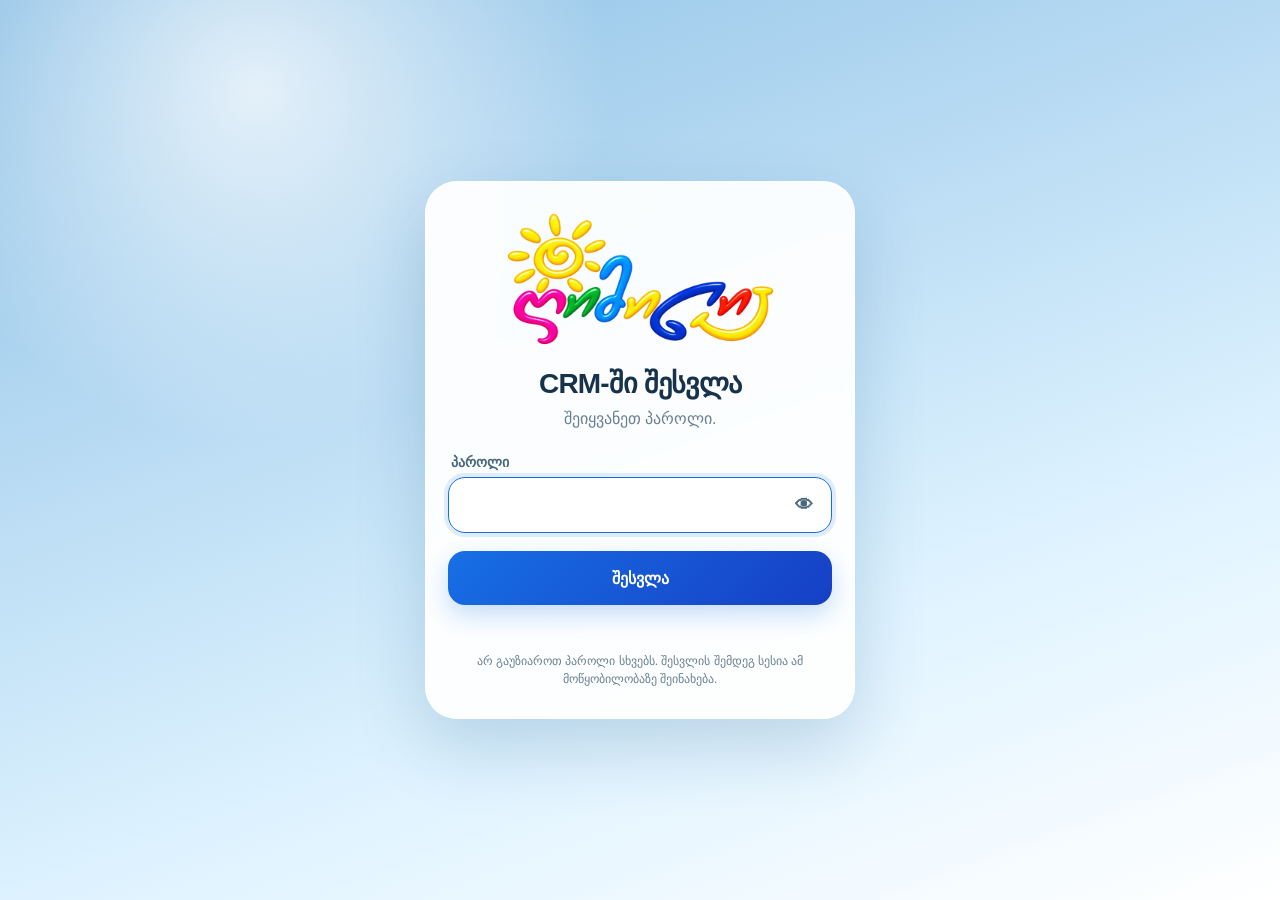
<file: crm.html>
<!doctype html>
<html lang="ka">
<head>
  <meta charset="utf-8" />
  <meta name="viewport" content="width=device-width,initial-scale=1,viewport-fit=cover,user-scalable=no" />
  <meta name="theme-color" content="#8ec1e6" />
  <meta name="description" content="ღიმილი ბავშვთა განვითარების ცენტრის CRM" />
  <meta name="author" content="Irakli Kvirkvelia · Homes in Georgia">
  <!-- Made with Claude (Anthropic) · © Homes in Georgia · Created by Irakli Kvirkvelia -->
  <title>ღიმილი CRM</title>
  <link rel="icon" href="assets/icon.png" />
  <style>
    :root{--sky:#8ec1e6;--sky2:#dff1fc;--ink:#17324b;--muted:#6a7f91;--blue:#176fe5;--navy:#163fc4;--yellow:#ffc928;--pink:#ef3b99;--green:#20b85a;--red:#ef4b3f;--card:#fff;--line:#e5edf3;--shadow:0 14px 36px rgba(27,83,126,.12);font-family:Inter,-apple-system,BlinkMacSystemFont,"Segoe UI",Arial,sans-serif;color:var(--ink);background:var(--sky2)}
    *{box-sizing:border-box}body{margin:0;min-height:100vh;background:linear-gradient(180deg,var(--sky) 0 165px,var(--sky2) 480px) fixed;font-size:16px}button,input,select,textarea{font:inherit}button{cursor:pointer}.hidden{display:none!important}
    .language{min-height:100svh;display:grid;place-items:center;padding:24px;background:radial-gradient(circle at 25% 12%,rgba(255,255,255,.65),transparent 30%),linear-gradient(160deg,#9acaf0,#dff3ff 65%,#fff)}
    .language-card{width:min(100%,430px);background:rgba(255,255,255,.86);backdrop-filter:blur(16px);border:1px solid rgba(255,255,255,.7);border-radius:34px;padding:38px 24px;box-shadow:0 28px 70px rgba(19,85,135,.2);text-align:center}.language-card img{width:90%;max-width:320px;height:auto}.language-card h1{font-size:24px;margin:25px 0 8px}.language-card p{color:var(--muted);margin:0 0 24px}.lang-grid{display:grid;grid-template-columns:1fr 1fr;gap:12px}.lang-btn{min-height:58px;border:0;border-radius:18px;background:#fff;color:var(--navy);font-weight:800;box-shadow:0 8px 20px rgba(26,83,126,.1)}.lang-btn.primary{background:var(--blue);color:#fff}
    .app{min-height:100svh;padding:env(safe-area-inset-top) 0 calc(118px + env(safe-area-inset-bottom))}.topbar{height:74px;padding:12px 18px;display:flex;align-items:center;justify-content:space-between;color:#fff;position:relative;z-index:2;background:transparent}.brand{display:flex;align-items:center;gap:9px}.brand img{width:94px;height:42px;object-fit:contain}.brand small{display:block;font-size:12px;opacity:.9}.avatar{width:44px;height:44px;border:2px solid rgba(255,255,255,.72);border-radius:15px;background:rgba(255,255,255,.2);backdrop-filter:blur(12px);color:#fff;font-weight:900;box-shadow:0 7px 18px rgba(30,77,112,.14)}
    main{width:min(100%,1180px);margin:auto;padding:10px 14px 32px}.page-head{display:flex;gap:12px;align-items:center;justify-content:space-between;margin:4px 2px 16px}.page-head h1{font-size:clamp(25px,7vw,34px);letter-spacing:-.035em;line-height:1.08;margin:0}.eyebrow{font-size:13px;font-weight:800;color:#305d7c;margin-bottom:5px}.btn{border:0;border-radius:16px;min-height:48px;padding:0 17px;background:linear-gradient(135deg,var(--blue),var(--navy));color:#fff;font-weight:850;box-shadow:0 9px 22px rgba(23,111,229,.22)}.btn.secondary{background:#fff;color:var(--ink);border:1px solid var(--line);box-shadow:none}.btn.small{min-height:40px;padding:0 13px;font-size:14px}.icon-btn{width:48px;padding:0;font-size:24px}
    .periods{display:flex;gap:8px;overflow:auto;padding:1px 1px 10px;scrollbar-width:none}.chip{white-space:nowrap;border:1px solid rgba(255,255,255,.9);background:rgba(255,255,255,.62);color:#315a76;min-height:40px;border-radius:14px;padding:0 14px;font-weight:750}.chip.active{background:var(--navy);color:#fff;border-color:var(--navy)}
    .metrics{display:grid;grid-template-columns:repeat(2,1fr);gap:10px}.metric{background:var(--card);border-radius:22px;padding:16px;box-shadow:var(--shadow);position:relative;overflow:hidden}.metric:after{content:"";position:absolute;width:66px;height:66px;border-radius:50%;right:-24px;top:-24px;background:var(--accent,#176fe5);opacity:.12}.metric .label{font-size:13px;color:var(--muted);font-weight:700}.metric strong{font-size:25px;display:block;margin:7px 0 3px}.metric .delta{font-size:12px;color:var(--green);font-weight:800}.section{margin-top:18px}.section-title{display:flex;align-items:center;justify-content:space-between;margin:0 2px 10px}.section-title h2{font-size:18px;margin:0}.card{background:#fff;border:1px solid rgba(255,255,255,.7);border-radius:22px;padding:16px;box-shadow:var(--shadow)}
    .finance{display:grid;grid-template-columns:repeat(3,1fr);gap:8px}.finance>div{padding:12px 8px;border-radius:16px;background:#f7fbfe}.finance small{font-size:11px;color:var(--muted);display:block}.finance strong{display:block;margin-top:6px;font-size:17px}.finance .profit{background:#e9f9ef;color:#16783c}.chart{height:170px;display:flex;align-items:end;gap:9px;padding:16px 4px 0}.bar-group{flex:1;height:100%;display:flex;align-items:end;gap:3px;position:relative}.bar{flex:1;border-radius:7px 7px 2px 2px;min-height:5px}.bar.income{background:var(--blue)}.bar.expense{background:var(--pink)}.bar-group span{position:absolute;left:50%;bottom:-19px;transform:translateX(-50%);font-size:10px;color:var(--muted)}.legend{display:flex;gap:14px;font-size:12px;color:var(--muted);margin-top:24px}.dot{width:9px;height:9px;border-radius:50%;display:inline-block;margin-right:5px}
    .list{display:grid;gap:10px}.row{display:flex;gap:12px;align-items:center;background:#fff;border-radius:18px;padding:13px;box-shadow:0 7px 20px rgba(25,80,120,.08);border:1px solid #edf3f7}.row.clickable{cursor:pointer}.pic{width:46px;height:46px;border-radius:15px;display:grid;place-items:center;color:#fff;font-weight:900;background:var(--accent,var(--blue));flex:0 0 auto}.row-body{min-width:0;flex:1}.row-title{font-weight:850;white-space:nowrap;overflow:hidden;text-overflow:ellipsis}.meta{font-size:13px;color:var(--muted);margin-top:4px;line-height:1.35}.amount{font-weight:900;white-space:nowrap}.badge{display:inline-flex;align-items:center;min-height:25px;padding:0 9px;border-radius:20px;background:#e9f9ef;color:#15733a;font-size:12px;font-weight:800}.badge.warn{background:#fff2d8;color:#9a6200}.badge.red{background:#ffe8e6;color:#b8322a}.badge.blue{background:#e9f1ff;color:#1854aa}
    .status-tabs{display:flex;gap:6px;overflow-x:auto;padding:2px 0 13px;scrollbar-width:none}.status-tabs::-webkit-scrollbar{display:none}.status-tabs button{min-height:42px;border:1px solid #d8e7f0;border-radius:999px;background:#fff;color:#526d80;padding:0 13px;font-weight:800;white-space:nowrap}.status-tabs button.active{background:var(--navy);border-color:var(--navy);color:#fff;box-shadow:0 7px 16px rgba(18,62,139,.18)}.status-tabs b{margin-left:4px}.record-inactive{opacity:.68;filter:saturate(.65)}.record-switch{min-height:42px;border:0;border-radius:999px;padding:5px 10px 5px 6px;display:inline-flex;align-items:center;gap:7px;font-size:12px;font-weight:850;white-space:nowrap;flex:none}.record-switch i{width:28px;height:18px;border-radius:999px;background:rgba(255,255,255,.9);position:relative;box-shadow:inset 0 0 0 1px rgba(20,50,70,.08)}.record-switch i:after{content:'';position:absolute;top:3px;width:12px;height:12px;border-radius:50%;background:currentColor;transition:.2s ease}.record-switch.on{background:#e4f8ea;color:#13733a}.record-switch.on i:after{left:13px}.record-switch.off{background:#eef2f5;color:#6d7f8c}.record-switch.off i:after{left:3px}.inline-status{display:inline-flex;margin-left:5px;border-radius:999px;padding:3px 7px;font-size:10px;vertical-align:2px}.inline-status.active{background:#e4f8ea;color:#13733a}.inline-status.inactive{background:#eef2f5;color:#6d7f8c}.lead-status-line{display:flex;align-items:center;justify-content:space-between;gap:8px}.lead-status-line strong{min-width:0;overflow:hidden;text-overflow:ellipsis}.profile-identity{flex:1;min-width:0}.hero-switch{background:rgba(255,255,255,.16)!important;color:#fff!important}.hero-switch i{background:rgba(255,255,255,.94)}.btn.danger{background:#ffe8e6;color:#b72d25;border:1px solid #ffc8c3;margin-right:auto}.tomatis-card{background:linear-gradient(145deg,#f0edff,#fff);border:1px solid #dcd2ff}.tomatis-card h3{color:#4d2ca8}.tomatis-card .info-grid>div{background:rgba(255,255,255,.75)}
    .search{width:100%;height:50px;border:1px solid #dbe7ef;border-radius:16px;padding:0 16px;background:rgba(255,255,255,.92);margin-bottom:12px;outline:none}.search:focus{border-color:var(--blue);box-shadow:0 0 0 4px rgba(23,111,229,.12)}
    .contact-summary{display:grid;grid-template-columns:1fr 1fr;gap:10px;margin-bottom:14px}.contact-summary .mini-card{padding:15px}.contact-summary strong{display:block;font-size:26px;margin-top:3px}.contact-summary small{color:var(--muted);font-weight:700}.contact-action{display:flex;gap:8px;align-items:center;flex-shrink:0}.contact-action a{display:grid;place-items:center;width:44px;height:44px;border-radius:14px;background:#e9f9ef;color:#15733a;text-decoration:none;font-size:22px}.due-grid{display:grid;gap:10px}.due-day{width:48px;height:48px;flex:0 0 auto;border-radius:15px;background:#eaf2ff;color:var(--navy);display:grid;place-items:center;font-size:20px;font-weight:900}.due-day.calendar-time{width:76px;font-size:12px;line-height:1.15;text-align:center;padding:4px}.due-day.missing{background:#f0f3f6;color:var(--muted)}.row-note{font-size:13px;color:var(--muted);margin-top:4px}.section-note{font-size:14px;color:var(--muted);line-height:1.45;margin:0 2px 12px}
    .grid-cards{display:grid;gap:12px}.mini-card{background:#fff;border-radius:20px;padding:16px;box-shadow:var(--shadow)}.mini-card h3{margin:0 0 8px;font-size:17px}.info-grid{display:grid;grid-template-columns:1fr 1fr;gap:10px}.info-grid>div{background:#f6fafd;border-radius:14px;padding:11px}.info-grid small{display:block;color:var(--muted);font-size:11px}.info-grid b{display:block;margin-top:4px;font-size:14px}
    .pipeline{display:flex;gap:10px;overflow:auto;padding-bottom:8px;scroll-snap-type:x mandatory}.stage{min-width:260px;scroll-snap-align:start;background:rgba(255,255,255,.55);border-radius:20px;padding:12px}.stage h3{font-size:15px;margin:0 0 10px;display:flex;justify-content:space-between}.lead{background:#fff;border-radius:16px;padding:12px;margin-top:8px;box-shadow:0 5px 14px rgba(25,80,120,.08)}.lead strong{display:block}.lead select{margin-top:10px;width:100%;height:38px;border:1px solid var(--line);border-radius:11px;background:#fff;padding:0 8px}
    .nav{position:fixed;left:50%;right:auto;bottom:max(9px,env(safe-area-inset-bottom));transform:translateX(-50%);z-index:40;width:min(calc(100% - 16px),520px);height:78px;padding:7px 8px;display:grid;grid-template-columns:repeat(5,minmax(0,1fr));align-items:center;background:rgba(255,255,255,.94);border:1px solid rgba(255,255,255,.98);border-radius:25px;box-shadow:0 20px 48px rgba(18,59,91,.24),0 3px 10px rgba(18,59,91,.09);backdrop-filter:blur(24px) saturate(170%);-webkit-backdrop-filter:blur(24px) saturate(170%)}.nav button{border:0;background:transparent;color:#6d8291;font-size:11px;font-weight:800;min-width:0;min-height:60px;padding:4px 1px;border-radius:18px;transition:.2s transform,.2s background,.2s color;touch-action:manipulation}.nav button:active{transform:scale(.91)}.nav svg{display:block;width:23px;height:23px;margin:0 auto 4px;fill:none;stroke:currentColor;stroke-width:2;stroke-linecap:round;stroke-linejoin:round}.nav span{display:block;white-space:nowrap}.nav button.active:not(.nav-add){color:var(--navy);background:#eaf3ff}.nav-add{position:relative;transform:translateY(-19px);color:#fff!important;overflow:visible}.nav-add:active{transform:translateY(-19px) scale(.92)!important}.nav-add .add-orb{width:58px;height:58px;margin:0 auto 2px;border:5px solid #f9fcff;border-radius:50%;display:grid;place-items:center;background:linear-gradient(145deg,#278cf2,var(--navy));box-shadow:0 10px 22px rgba(22,63,196,.32)}.nav-add .add-orb svg{width:26px;height:26px;margin:0;stroke-width:2.5}.nav-add span:last-child{color:var(--navy);font-size:10px}.drawer{position:fixed;inset:0;z-index:50;display:flex;background:rgba(12,36,54,.4);backdrop-filter:blur(4px)}.drawer-panel{width:min(92%,390px);height:100%;margin-left:auto;background:#f4faff;padding:calc(18px + env(safe-area-inset-top)) 14px calc(104px + env(safe-area-inset-bottom));overflow:auto;box-shadow:-20px 0 50px rgba(12,36,54,.18)}.drawer-head{display:flex;align-items:center;justify-content:space-between;margin-bottom:14px}.drawer-grid{display:grid;grid-template-columns:1fr 1fr;gap:9px}.drawer-item{border:0;border-radius:18px;background:#fff;min-height:82px;text-align:left;padding:14px;color:var(--ink);font-weight:800;box-shadow:0 6px 18px rgba(25,80,120,.06)}.drawer-item span{display:block;font-size:23px;margin-bottom:6px}
    .modal{position:fixed;inset:0;z-index:70;background:rgba(10,36,56,.45);display:grid;align-items:end}.modal-box{background:#f8fbfd;width:min(100%,620px);max-height:92svh;margin:0 auto;border-radius:30px 30px 0 0;padding:11px 16px calc(22px + env(safe-area-inset-bottom));overflow:auto;box-shadow:0 -20px 60px rgba(12,36,54,.22)}.modal-box:before{content:"";display:block;width:42px;height:5px;border-radius:99px;background:#cddbe4;margin:0 auto 13px}.modal-head{display:flex;justify-content:space-between;align-items:center;margin-bottom:15px}.modal h2{margin:0;font-size:22px}.close{border:0;background:#e9f1f6;width:42px;height:42px;border-radius:14px;font-size:21px}.form{display:grid;gap:12px}.field label{display:block;font-size:13px;font-weight:750;margin:0 0 6px 3px;color:#49677d}.field input,.field select,.field textarea{width:100%;min-height:52px;border:1px solid #dce8ef;border-radius:16px;background:#fff;padding:12px;outline:none}.field textarea{min-height:82px;resize:vertical}.form-actions{display:grid;grid-template-columns:1fr 2fr;gap:10px;margin-top:5px}.empty{text-align:center;padding:30px;color:var(--muted)}.toast{position:fixed;left:50%;bottom:calc(101px + env(safe-area-inset-bottom));transform:translateX(-50%);z-index:90;background:#17324b;color:#fff;border-radius:15px;padding:12px 18px;font-weight:750;box-shadow:var(--shadow)}.quick-add{display:grid;gap:10px}.quick-add-button{border:0;border-radius:20px;background:#fff;min-height:76px;padding:12px 14px;display:grid;grid-template-columns:50px 1fr 24px;align-items:center;gap:12px;text-align:left;color:var(--ink);box-shadow:0 7px 20px rgba(25,80,120,.07)}.quick-add-icon{width:50px;height:50px;border-radius:16px;display:grid;place-items:center;background:var(--action-bg);color:var(--action-color)}.quick-add-icon svg{width:25px;height:25px;fill:none;stroke:currentColor;stroke-width:2;stroke-linecap:round;stroke-linejoin:round}.quick-add-copy b{display:block;font-size:16px}.quick-add-copy small{display:block;margin-top:4px;color:var(--muted);font-size:12px}.quick-add-arrow{font-size:25px;color:#91a4b1}
    .stat-hero{background:linear-gradient(145deg,#123a73,#176fe5 58%,#26a7e8);color:#fff;border-radius:28px;padding:20px;box-shadow:0 20px 45px rgba(18,64,125,.25);position:relative;overflow:hidden}.stat-hero:after{content:"";position:absolute;width:180px;height:180px;border:32px solid rgba(255,255,255,.08);border-radius:50%;right:-85px;top:-70px}.stat-hero small{opacity:.8;font-weight:700}.stat-hero .big{display:block;font-size:38px;line-height:1;margin:9px 0 7px;letter-spacing:-.04em}.stat-hero .up{display:inline-flex;background:rgba(255,255,255,.16);border-radius:20px;padding:6px 9px;font-size:12px;font-weight:800}.stat-split{display:grid;grid-template-columns:1fr 1fr;gap:9px;margin-top:18px}.stat-split>div{background:rgba(255,255,255,.12);border:1px solid rgba(255,255,255,.14);border-radius:16px;padding:11px}.stat-split b{display:block;margin-top:4px}.chart-card{padding:18px 14px 12px}.chart-head{display:flex;justify-content:space-between;align-items:end}.chart-head p{margin:5px 0 0}.line-chart{width:100%;height:210px;margin-top:10px;overflow:visible}.line-chart .grid{stroke:#dfeaf2;stroke-width:1}.line-chart .area{fill:url(#areaFill)}.line-chart .line{fill:none;stroke:#176fe5;stroke-width:4;stroke-linecap:round;stroke-linejoin:round}.line-chart .profit-line{fill:none;stroke:#20b85a;stroke-width:3;stroke-linecap:round;stroke-dasharray:6 7}.line-chart text{font-size:10px;fill:#718697}.source-wrap{display:grid;grid-template-columns:130px 1fr;gap:14px;align-items:center}.donut{width:128px;aspect-ratio:1;border-radius:50%;background:conic-gradient(var(--pink) 0 42%,var(--green) 42% 70%,var(--blue) 70% 88%,var(--yellow) 88%);position:relative}.donut:after{content:"36";position:absolute;inset:24px;background:#fff;border-radius:50%;display:grid;place-items:center;font-size:26px;font-weight:900;color:var(--ink)}.source-list{display:grid;gap:9px}.source-list div{display:flex;justify-content:space-between;font-size:13px}.funnel{display:grid;gap:10px}.funnel-row{display:grid;grid-template-columns:83px 1fr 30px;align-items:center;gap:8px;font-size:13px}.funnel-track{height:30px;background:#eef4f8;border-radius:10px;overflow:hidden}.funnel-fill{height:100%;border-radius:10px;background:linear-gradient(90deg,var(--blue),#4eb6ee);display:flex;align-items:center;padding-left:9px;color:#fff;font-size:11px;font-weight:800}.insight{display:flex;gap:12px;background:linear-gradient(145deg,#fff8d8,#fff);border:1px solid #ffe8a1;border-radius:20px;padding:15px}.insight i{width:40px;height:40px;border-radius:14px;background:var(--yellow);display:grid;place-items:center;font-style:normal;font-size:21px;flex:0 0 auto}.insight b{display:block;margin-bottom:4px}.insight p{margin:0;color:#6d654e;font-size:13px;line-height:1.4}
    .splash{position:fixed;inset:0;z-index:200;display:grid;place-items:center;background:radial-gradient(circle at 50% 35%,#e8f7ff 0,#9bcef0 45%,#78b6e1 100%);transition:opacity .55s ease,visibility .55s ease}.splash.done{opacity:0;visibility:hidden;pointer-events:none}.splash-inner{text-align:center;animation:splashIn .7s cubic-bezier(.2,.8,.2,1) both}.splash-mark{width:min(90vw,430px);aspect-ratio:1774/887;position:relative;margin:auto;filter:drop-shadow(0 14px 24px rgba(24,86,130,.17));animation:logoRise .8s .12s ease both}.splash-mark img{position:absolute;inset:0;width:100%;height:100%;object-fit:contain}.splash-sun-layer{transform-origin:19.4% 30.5%;animation:sunSpin 2.25s cubic-bezier(.35,.05,.15,1) infinite;will-change:transform;filter:drop-shadow(0 9px 12px rgba(255,190,0,.2))}.splash-note{margin-top:8px;color:#2b5d7d;font-weight:850;letter-spacing:.02em;animation:logoRise .8s .3s ease both}@keyframes sunSpin{to{transform:rotate(360deg)}}@keyframes splashIn{from{opacity:0;transform:scale(.82)}to{opacity:1;transform:scale(1)}}@keyframes logoRise{from{opacity:0;transform:translateY(12px)}to{opacity:1;transform:translateY(0)}}@media(prefers-reduced-motion:reduce){.splash-sun-layer,.splash-inner,.splash-mark,.splash-note{animation:none}.splash{transition:none}}
    @media(max-width:360px){.brand b{font-size:14px}.brand img{width:82px}.nav{left:6px;right:6px}.nav button{font-size:10px}.metrics{gap:8px}.metric{padding:14px 12px}.metric strong{font-size:22px}}
    @media(max-width:520px){.contact-row{flex-wrap:wrap}.contact-row .contact-action{width:100%;justify-content:flex-end;padding-left:58px}.contact-row .contact-action .btn{min-height:44px}}
    @media(min-width:760px){body{background:linear-gradient(180deg,var(--sky) 0 200px,var(--sky2) 560px) fixed}.app{padding-bottom:118px}.topbar{padding-inline:28px}.metrics{grid-template-columns:repeat(4,1fr)}.dashboard-grid{display:grid;grid-template-columns:1.35fr .65fr;gap:16px}.grid-cards{grid-template-columns:repeat(2,1fr)}.modal{align-items:center}.modal-box{border-radius:30px;padding-bottom:24px}.drawer-panel{width:420px}.finance strong{font-size:21px}.reports-layout{display:grid;grid-template-columns:1.35fr .65fr;gap:14px}.reports-layout .wide{grid-column:1}.reports-layout .side{grid-column:2;grid-row:1/3}.stat-hero .big{font-size:46px}}
    .brand b{display:block;max-width:50vw;overflow:hidden;text-overflow:ellipsis;white-space:nowrap}.access-card{max-width:520px;margin:clamp(18px,8vh,90px) auto;padding:30px 24px;text-align:center}.access-card img{width:min(80%,250px);height:auto}.access-card h1{font-size:clamp(26px,7vw,36px);margin:20px 0 10px}.access-card p{color:var(--muted);line-height:1.5;margin:0 0 24px}.access-button{display:inline-flex;align-items:center;justify-content:center;text-decoration:none}.contact-row{flex-wrap:wrap}.contact-row .contact-action{margin-left:auto}.mini-card .access-button{margin-top:16px}.drawer-item{color:var(--ink)}.section-note{line-height:1.45}button:disabled{opacity:.55;cursor:wait}@media(max-width:520px){.contact-row .contact-action{width:100%;justify-content:flex-end;padding-left:58px}.contact-row .contact-action .btn{min-height:44px}}
    .page-head .btn{white-space:nowrap}.source-hint{margin:-2px 0 9px}.source-scroll{overflow:auto;max-height:65vh;border:1px solid var(--line);border-radius:16px;scrollbar-color:#a4c8e4 transparent}.source-table{border-collapse:separate;border-spacing:0;min-width:1280px;width:100%;font-size:13px}.source-table th,.source-table td{padding:10px 12px;border-bottom:1px solid var(--line);text-align:left;min-width:90px;max-width:230px;white-space:normal;overflow-wrap:anywhere;vertical-align:top}.source-table thead th{position:sticky;top:0;background:#eaf4fb;z-index:2;color:#315a76}.source-table thead small{display:block;font-size:10px;font-weight:600;white-space:nowrap;color:#688296;margin-top:2px}.source-table tbody th{position:sticky;left:0;background:#fff;z-index:1;min-width:78px;color:var(--navy)}.source-table tbody tr:nth-child(even) td{background:#f7fbfd}.source-table tbody tr:hover td,.source-table tbody tr:hover th{background:#fff9df}.source-table td{color:#2a465a}.source-table td:has(+ td){min-width:96px}
    .text-back{border:0;background:transparent;color:var(--navy);font-weight:800;padding:10px 0;margin:-8px 0 9px;min-height:44px}.profile-hero{display:flex;align-items:center;gap:16px;background:linear-gradient(130deg,#123e8b,#268deb);color:white;border-radius:26px;padding:22px;box-shadow:0 18px 36px rgba(23,77,157,.22)}.profile-avatar{width:62px;height:62px;flex:none;border-radius:21px;background:linear-gradient(145deg,var(--yellow),#ff9e3e);display:grid;place-items:center;font-size:31px;font-weight:900;color:#583600}.profile-hero h2{font-size:clamp(20px,5vw,28px);line-height:1.1;margin:0 0 7px}.profile-hero span{font-size:13px;opacity:.85}.activity-grid{display:flex;flex-wrap:wrap;gap:9px}.activity-choice{display:inline-flex;align-items:center;gap:8px;min-height:48px;padding:7px 14px;border:1px solid #d3e4ef;border-radius:16px;background:#f7fbff;color:#36556c;font-weight:800}.activity-choice span{font-size:21px;line-height:1}.activity-choice.selected{background:#e4f8ea;border-color:#9ee3b1;color:#126d37}.profile-details{display:grid;grid-template-columns:repeat(2,minmax(0,1fr));gap:10px}.profile-details>div{border-radius:15px;background:#f5fafe;padding:12px;min-width:0}.profile-details small{display:block;color:var(--muted);font-size:11px;font-weight:700}.profile-details b{display:block;font-size:14px;margin-top:5px;overflow-wrap:anywhere}.profile-comment{margin:13px 0 0;line-height:1.45}.activity-card{padding:15px}.activity-card-head{display:flex;align-items:center;gap:11px}.activity-card-head>div:nth-child(2){flex:1;min-width:0}.activity-card h2{font-size:17px;margin:0}.activity-card .btn{white-space:nowrap}.activity-members{display:flex;align-items:center;flex-wrap:wrap;gap:7px;margin-top:13px;border-top:1px solid var(--line);padding-top:12px}.activity-members>b{font-size:12px;color:var(--muted);margin-right:4px}.activity-members button{border:0;background:#eaf3ff;border-radius:999px;padding:8px 10px;color:var(--navy);font-weight:750}.form-options{display:flex;flex-wrap:wrap;gap:8px}.form-option{position:relative;display:inline-flex!important;align-items:center;min-height:46px;border:1px solid #dce8ef;border-radius:14px;background:white;padding:0 13px!important;margin:0!important;color:var(--ink)!important;cursor:pointer}.form-option input{position:absolute;opacity:0;width:1px;height:1px;min-height:0}.form-option:has(input:checked){background:#e4f8ea;border-color:#90d9aa;color:#116c36!important}.form-option:has(input:checked) span:before{content:'✓ ';font-weight:900}.source-expense-list{display:grid;gap:7px}.source-expense{display:flex;align-items:center;gap:10px;padding:10px 0;border-top:1px solid var(--line)}.source-expense>div{min-width:0;flex:1}.source-expense b{display:block;overflow-wrap:anywhere}.source-expense small{display:block;color:var(--muted);margin-top:3px}.source-expense .btn{flex:none}.expense-filters{margin-top:2px}@media(max-width:430px){.teacher-top{flex-wrap:wrap}.teacher-top>div:nth-child(2){min-width:calc(100% - 62px)}.teacher-top>.record-switch{margin-left:57px}.profile-hero{padding:18px;gap:12px}.hero-switch span{display:none}}@media(max-width:360px){.profile-details{grid-template-columns:1fr}.activity-card-head{flex-wrap:wrap}.activity-card-head .btn{margin-left:auto}.row>.record-switch span{display:none}.row>.record-switch{padding-right:6px}}
    .avatar{font-size:18px}.billing-month,.month-switch{display:flex;align-items:center;justify-content:center;gap:10px}.billing-month{justify-content:flex-end;margin-bottom:12px}.billing-month span{font-size:13px;color:var(--muted);font-weight:800;flex:1}.month-switch{background:#fff;border:1px solid var(--line);border-radius:18px;min-height:54px;margin-bottom:14px;box-shadow:0 7px 18px rgba(25,80,120,.07)}.month-switch b{min-width:150px;text-align:center;text-transform:capitalize}.month-switch button{width:44px;height:44px;border:0;border-radius:13px;background:#edf5ff;color:var(--navy);font-size:26px}.subject-list{display:grid;gap:9px}.subject-line{border:1px solid #e2edf4;border-radius:17px;padding:13px;background:#fbfdff}.subject-line-head,.subject-line-bottom{display:flex;align-items:center;justify-content:space-between;gap:10px}.subject-line-head b{font-size:16px}.subject-line-head small{display:block;margin-top:4px;color:var(--muted)}.subject-line-bottom{margin-top:12px}.price-edit{border:0;background:transparent;color:var(--navy);font-weight:800;padding:8px 0;min-height:44px;text-align:left}.pay-status{display:inline-flex;align-items:center;border-radius:999px;padding:6px 9px;font-size:12px;font-weight:850;white-space:nowrap;background:#ffe9e7;color:#b43930}.pay-status.paid{background:#e3f8e9;color:#14763b}.pay-status.partial{background:#fff3d9;color:#996000}.subject-price{margin:13px 0 0 57px;font-size:15px;color:var(--navy)}.teacher-card{padding:15px}.teacher-top{display:flex;align-items:center;gap:11px}.teacher-top>div:nth-child(2){flex:1;min-width:0}.teacher-top h2{font-size:17px;margin:0}.teacher-top .btn{white-space:nowrap}.payment-metrics{margin:12px 0}.bill-row{display:flex;align-items:center;gap:11px;padding:12px}.bill-day{width:42px;height:42px;flex:none;display:grid;place-items:center;border-radius:14px;background:#e8f1ff;color:var(--navy);font-size:20px;font-weight:900}.bill-body{flex:1;min-width:0}.bill-name{padding:0;border:0;background:transparent;color:var(--ink);font-weight:850;text-align:left;min-height:26px}.bill-row>.btn{flex:none}.bill-row .pay-status{margin-top:6px}.calendar-card{padding:16px 12px}.calendar-grid{display:grid;grid-template-columns:repeat(7,minmax(0,1fr));gap:3px}.calendar-grid.weekdays span{text-align:center;color:var(--muted);font-size:12px;font-weight:800;padding:3px 0 8px}.calendar-day{min-height:52px;border:0;background:#f4f9fd;border-radius:12px;color:var(--ink);padding:5px 2px;display:grid;place-items:center;align-content:center;gap:4px}.calendar-day b{font-size:15px}.calendar-day.selected{background:var(--navy);color:#fff;box-shadow:0 6px 13px rgba(22,63,196,.22)}.calendar-day.is-today:not(.selected){outline:2px solid var(--blue);outline-offset:-2px}.calendar-dots{height:6px;display:flex;gap:3px}.calendar-dots i,.calendar-legend i{width:6px;height:6px;border-radius:50%;display:inline-block}.event-dot{background:var(--green)}.due-dot{background:var(--pink)}.calendar-legend{display:flex;justify-content:flex-end;gap:13px;margin-top:12px;color:var(--muted);font-size:12px}.calendar-legend i{margin-right:4px}@media(max-width:375px){.nav{width:calc(100% - 8px);padding-inline:5px}.nav button{font-size:9px}.bill-row{flex-wrap:wrap}.bill-row>.btn{margin-left:auto}}
    .legacy-bill{display:flex;align-items:center;flex-wrap:wrap;gap:10px}.legacy-bill>div{flex:1}.legacy-bill small{display:block;color:var(--muted);font-weight:700}.legacy-bill b{display:block;font-size:20px;margin-top:4px}.legacy-bill .btn{margin-left:auto}
    .today-card{background:linear-gradient(145deg,#fff,#f7fbff);border:1px solid rgba(255,255,255,.9);border-radius:24px;padding:16px;box-shadow:var(--shadow);margin-bottom:14px}.today-card .section-title{margin-bottom:12px}.today-card .section-title h2{font-size:19px}.today-list{display:grid;gap:8px}.today-payment{width:100%;min-height:72px;border:1px solid #e2ebf2;border-radius:18px;background:#fff;padding:11px;display:flex;align-items:center;gap:10px;text-align:left;color:var(--ink)}.today-payment.due{border-color:#ffd6c9;background:linear-gradient(135deg,#fff7f3,#fff)}.today-payment.paid,.bill-row.bill-paid,.subject-line.bill-paid{border-color:#aee4bf;background:linear-gradient(135deg,#effcf3,#fff)}.today-status{width:42px;height:42px;flex:none;border-radius:14px;display:grid;place-items:center;background:#ffe9e3;color:#c84f37;font-size:20px;font-weight:900}.today-payment.paid .today-status{background:#dff6e6;color:#168247}.today-copy{flex:1;min-width:0}.today-copy b,.today-copy small,.today-copy em{display:block}.today-copy b{font-size:15px}.today-copy small{color:var(--muted);font-size:12px;margin-top:3px;white-space:nowrap;overflow:hidden;text-overflow:ellipsis}.today-copy em,.next-payment{color:#587085;font-size:12px;font-style:normal;font-weight:750;margin-top:5px}.today-payment.paid .today-copy em{color:#168247}.today-payment>strong{font-size:13px;color:#b84632;white-space:nowrap}.today-payment.paid>strong{color:#168247}.today-empty{display:flex;align-items:center;gap:11px;padding:13px;border-radius:17px;background:#eaf8ef;color:#176a39}.today-empty>span{width:38px;height:38px;border-radius:13px;background:#ccefd8;display:grid;place-items:center;font-weight:900}.today-empty b,.today-empty small{display:block}.today-empty small{margin-top:3px;color:#568069}.next-payment{margin-top:8px}.bill-paid .bill-day{background:#daf4e3;color:#168247}@media(max-width:380px){.today-payment{flex-wrap:wrap}.today-payment>strong{margin-left:52px}}
    .today-payment.overdue{border-color:#ffb8ad;background:linear-gradient(135deg,#fff0ed,#fff)}.today-payment.overdue .today-status{background:#ef4b3f;color:#fff}.quality-list{display:grid;gap:8px}.quality-list button{width:100%;min-height:48px;border:1px solid var(--line);border-radius:15px;background:#f8fbfd;color:var(--ink);display:grid;grid-template-columns:30px 1fr auto;align-items:center;gap:8px;padding:8px 11px;text-align:left}.quality-list button span{width:30px;height:30px;border-radius:10px;background:#eaf3ff;color:var(--navy);display:grid;place-items:center}.quality-list button b{font-size:13px}.quality-list button strong{min-width:28px;text-align:center;border-radius:999px;background:#fff3d9;color:#996000;padding:4px 7px}.transaction-row{width:100%;border:0;text-align:left;color:var(--ink)}.form-actions:has(.danger){grid-template-columns:1fr 1fr 1.5fr}.accounting-note{margin:10px 0 0;padding:10px 12px;border-radius:13px;background:#fff7d8;color:#715b1a;font-size:13px}.history-title{font-size:13px;color:var(--muted);margin:14px 0 7px}.compact-history{display:grid;gap:6px}.compact-history button{width:100%;min-height:52px;border:1px solid var(--line);border-radius:14px;background:#fbfdff;color:var(--ink);padding:9px 11px;display:flex;align-items:center;justify-content:space-between;gap:10px;text-align:left}.compact-history span{min-width:0}.compact-history b,.compact-history small{display:block}.compact-history small{margin-top:3px;color:var(--muted)}.compact-history strong{white-space:nowrap;color:var(--navy)}@media(max-width:380px){.form-actions:has(.danger){grid-template-columns:1fr 1fr}.form-actions:has(.danger) .danger{grid-column:1/-1;grid-row:2}.transaction-row{display:grid;grid-template-columns:48px 1fr auto}.transaction-row>span{display:none}}
      .today-list{grid-template-columns:minmax(0,1fr)}.today-payment{min-width:0;max-width:100%;flex-wrap:nowrap}.today-payment strong{flex:none;white-space:nowrap}.today-copy small,.today-copy em{overflow-wrap:anywhere}
      body.saving::after{content:"ინახება…";position:fixed;top:calc(10px + env(safe-area-inset-top));left:50%;transform:translateX(-50%);z-index:60;background:#17324b;color:#fff;font-size:12px;font-weight:800;padding:5px 12px;border-radius:999px;opacity:.85;pointer-events:none}
  
    /* ---- layout: phone first, desktop sidebar ---- */
    .sidebar{display:none}.desktop-only{display:none!important}.danger-text{color:#c62828}
    .head-action{display:flex;gap:8px;align-items:center}
    .drawer-group{grid-column:1/-1;font-size:12px;font-weight:900;color:var(--muted);text-transform:uppercase;letter-spacing:.06em;margin:10px 4px 2px}.drawer-item.active{background:#eaf3ff;color:var(--blue)}
    .earn-card .section-title{align-items:flex-start}.earn-nav{display:flex;gap:6px;flex:none}.earn-nav .btn{min-width:38px}.earn-list{display:grid;gap:7px}.earn-row{width:100%;display:grid;grid-template-columns:minmax(0,1.2fr) minmax(50px,1fr) auto;align-items:center;gap:10px;padding:10px 12px;border:1px solid #e2ebf2;border-radius:15px;background:#fff;text-align:left;color:var(--ink)}.earn-row:disabled{opacity:1;cursor:default}.earn-name{min-width:0}.earn-name b,.earn-name small{display:block;white-space:nowrap;overflow:hidden;text-overflow:ellipsis}.earn-name small{color:var(--muted);font-size:12px;margin-top:2px}.earn-bar{height:8px;border-radius:9px;background:#eef3f7;overflow:hidden}.earn-bar i{display:block;height:100%;border-radius:9px;background:var(--green)}.earn-row>strong{font-size:15px;color:#168247;white-space:nowrap}@media(max-width:420px){.earn-row{grid-template-columns:minmax(0,1fr) auto}.earn-bar{display:none}}
    .dash-top{display:grid;gap:0;grid-template-columns:minmax(0,1fr)}.dash-top>div{min-width:0}
    .week-strip{display:flex;gap:8px;overflow-x:auto;padding:2px 2px 6px;scroll-snap-type:x proximity;-webkit-overflow-scrolling:touch}
    .week-day{flex:0 0 60px;scroll-snap-align:start;border:1px solid var(--line);background:#fff;border-radius:16px;padding:8px 4px;display:flex;flex-direction:column;align-items:center;gap:3px;color:var(--ink)}
    .week-day small{font-size:11px;color:var(--muted);font-weight:700}.week-day b{font-size:19px;line-height:1}.week-day i{font-style:normal;font-size:10px;color:var(--blue);font-weight:800}
    .week-day.today{border-color:var(--blue);background:#eaf3ff}.week-day.has-due{border-color:#f3c3b6}
    .due-count{font-size:11px;font-weight:900;color:#c84f37;background:#ffe9e3;border-radius:8px;padding:1px 6px}.due-count.empty{background:none;color:#c9d6df}
    .today-payment{flex-wrap:wrap}.today-copy{flex:1 1 150px;min-width:0;border:0;background:none;padding:0;text-align:left;color:inherit;display:flex;flex-direction:column;gap:2px}.today-copy b{font-size:16px}.today-copy small{color:var(--muted)}.today-copy em{font-style:normal;font-size:13px;color:#49677d}
    .pay-now{margin:0;flex:none;background:var(--green)!important;box-shadow:none}
    @media(max-width:520px){.pay-now{margin-left:auto}}
    .today-list.collapsed>.today-payment:nth-child(n+6){display:none}.show-more{width:100%;margin-top:10px;justify-content:center}
    .card-actions{display:flex;gap:8px;flex-wrap:wrap;align-items:center;margin-top:12px}
    button.row{width:100%;text-align:left;font:inherit;color:inherit;min-width:0}.list{grid-template-columns:minmax(0,1fr)}.row-body{min-width:0}.lesson-row .badge{flex:none}
    .text-link{background:none;border:0;padding:0;font:inherit;color:inherit;text-align:left;flex:1;min-width:0;cursor:pointer}.text-link small{display:block}
    .sync-banner{position:fixed;left:8px;right:8px;bottom:calc(96px + env(safe-area-inset-bottom));z-index:120;display:flex;gap:8px;align-items:center;flex-wrap:wrap;background:#fff3ef;border:1px solid #f3c3b6;color:#a3341f;border-radius:14px;padding:10px 12px;font-weight:700;box-shadow:0 10px 26px rgba(120,40,20,.15)}.sync-banner span{flex:1 1 200px}
    @media(min-width:1024px){.sync-banner{left:280px;right:24px;bottom:20px}
      body{background:var(--sky2)}
      .app{padding:0 0 32px 268px}
      .topbar,.nav{display:none}
      .sidebar{display:flex;flex-direction:column;gap:4px;position:fixed;inset:0 auto 0 0;width:248px;background:#fff;border-right:1px solid var(--line);padding:18px 12px;overflow-y:auto;z-index:30}
      .side-brand{display:flex;align-items:center;gap:10px;padding:4px 8px 14px}.side-brand img{width:78px;height:40px;object-fit:contain}.side-brand small{display:block;color:var(--muted);font-size:12px}.side-brand b{font-size:14px}
      .side-add{margin:0 4px 10px;justify-content:center}
      .side-group{display:flex;flex-direction:column;gap:2px;margin-bottom:8px}.side-group small{font-size:11px;font-weight:900;color:var(--muted);text-transform:uppercase;letter-spacing:.06em;padding:8px 12px 4px}
      .side-item{display:flex;align-items:center;gap:10px;border:0;background:none;color:var(--ink);font-weight:750;font-size:15px;padding:10px 12px;border-radius:12px;text-align:left}.side-item span{width:22px;text-align:center;color:var(--muted)}
      .side-item:hover{background:#f2f7fb}.side-item.active{background:#eaf3ff;color:var(--blue)}.side-item.active span{color:var(--blue)}.side-exit{margin-top:auto;color:var(--muted)}
      main{width:min(100%,1320px);margin:0;padding:28px 32px 40px}
      .desktop-only{display:flex!important}
      .page-head h1{font-size:34px}
      .dash-top{grid-template-columns:minmax(0,1.15fr) minmax(0,.85fr);grid-template-areas:'today week' 'today lessons';column-gap:18px;align-items:start}.dash-today{grid-area:today}.dash-week{grid-area:week}.dash-lessons{grid-area:lessons}.today-list.collapsed>.today-payment:nth-child(n+6){display:flex}.show-more{display:none}
      .week-strip{display:grid;grid-template-columns:repeat(7,minmax(0,1fr));overflow:visible}.week-day{min-width:0}
      .list:not(.single){grid-template-columns:repeat(2,minmax(0,1fr))}
      .card .list,.today-list,.dash-top .list{grid-template-columns:minmax(0,1fr)!important}
      .modal-box{width:min(600px,92vw);margin:auto}
      .toast{left:calc(50% + 134px);bottom:28px}
      body.saving::after{left:calc(50% + 134px)}
      .pay-now{width:auto}
    }
    @media(min-width:1500px){.list.cards-grid{grid-template-columns:repeat(3,minmax(0,1fr))}}
      .month-head{display:flex;justify-content:space-between;align-items:flex-start;gap:10px}.month-head h2{margin:0;font-size:20px}
    .month-figures{display:grid;grid-template-columns:repeat(2,minmax(0,1fr));gap:8px;margin-top:12px}.month-figures div{background:#f4f8fb;border-radius:14px;padding:10px 12px}.month-figures small{display:block;color:var(--muted);font-size:12px}.month-figures b{font-size:18px}
    .month-card.closed{background:linear-gradient(145deg,#fff,#f3fbf6)}
    .warn-box{background:#fff6e5;border:1px solid #ffd98a;border-radius:16px;padding:10px 14px;margin-bottom:12px;color:#7a4b00;font-size:14px}.warn-box p{margin:4px 0}
    .ok-box{background:#e9f8ef;border:1px solid #b9e8c9;border-radius:16px;padding:10px 14px;margin-bottom:12px;color:#176a39;font-size:14px;font-weight:700}
    .debt-hint{width:100%;margin:0 0 10px;border:1px solid #f3c3b6;background:#fff3ef;color:#a3341f;border-radius:14px;padding:10px 12px;text-align:left;font:inherit;font-weight:700}
    .link-btn{border:0;background:none;padding:0;color:var(--blue);font:inherit;font-weight:800;cursor:pointer}
    .base-list{display:grid;gap:2px;margin-top:8px}.base-row{display:flex;justify-content:space-between;align-items:flex-start;gap:10px;padding:9px 0;border-top:1px solid var(--line)}.base-row>span{min-width:0;overflow-wrap:anywhere;line-height:1.45}.base-row>strong{flex:none;text-align:right}.base-row strong small{display:block}.base-note{margin-top:10px;border-radius:14px;background:#eef6ff;padding:10px 12px}.base-note b,.base-note small{display:block}.base-note small{color:var(--muted);margin-top:4px;line-height:1.4}.base-note.warn{background:#fff4e2}.detail-btn{margin-top:10px}.detail-month b{min-width:150px}
    .profile-details.stat-kpis{grid-template-columns:repeat(3,minmax(0,1fr))}@media(max-width:700px){.profile-details.stat-kpis{grid-template-columns:repeat(2,minmax(0,1fr))}}.stat-kpis b{font-size:24px!important}.stat-days{display:flex;align-items:flex-end;gap:3px;height:150px;margin:14px 0 8px}.stat-days>div{flex:1;height:100%;position:relative;display:flex;align-items:flex-end;justify-content:center;min-width:0}.stat-days i,.stat-days em{position:absolute;bottom:16px;left:12%;right:12%;height:calc((100% - 16px) * var(--h) / 100);border-radius:5px 5px 2px 2px;background:#9cc8f5}.stat-days em{background:var(--pink,#e8178a);left:30%;right:30%}.stat-days small{font-size:10px;color:var(--muted)}.dot-v,.dot-c{display:inline-block;width:10px;height:10px;border-radius:3px;background:#9cc8f5;vertical-align:middle}.dot-c{background:#e8178a}.stat-grid{display:grid;grid-template-columns:repeat(auto-fill,minmax(300px,1fr));gap:14px}.stat-grid .section{margin:0}.stat-bars{display:grid;gap:8px;margin-top:10px}.stat-bar{display:grid;grid-template-columns:minmax(0,1.2fr) minmax(0,1fr) auto;gap:10px;align-items:center;font-weight:700;font-size:14px}.stat-bar span{overflow:hidden;text-overflow:ellipsis;white-space:nowrap}.stat-bar i{height:10px;border-radius:99px;background:linear-gradient(90deg,#3d8bfd var(--w),#eaf2fb var(--w))}.stat-bar b small{color:var(--muted);font-weight:700}
    .analytics-tabs{margin-bottom:10px}.dir-list{display:grid;gap:12px}.dir-row{margin:0}.dir-head{display:flex;gap:12px;align-items:center}.dir-head>div{flex:1;min-width:0}.dir-head h3{margin:0;font-size:17px}.dir-head h3 .link-btn{text-align:left}.dir-rank{width:32px;height:32px;border-radius:10px;background:#eaf2fb;color:#1b3cae;font-weight:900;display:grid;place-items:center;flex:none}.dir-net{font-size:20px;white-space:nowrap}.dir-bar{display:block;height:8px;border-radius:99px;margin:10px 0;background:linear-gradient(90deg,#22a83a var(--w),#eef3f8 var(--w))}.dir-bar.neg{background:linear-gradient(90deg,#e5261f var(--w),#eef3f8 var(--w))}.dir-nums{display:grid;grid-template-columns:repeat(auto-fit,minmax(120px,1fr));gap:8px;font-weight:800}.dir-nums small{display:block;color:var(--muted);font-weight:700;font-size:12px}.dir-nums em{font-style:normal;color:var(--muted);font-size:13px}
    .debt-card .row{flex-wrap:wrap}.report .source-list{margin-bottom:6px}
    @media(min-width:760px){.month-figures{grid-template-columns:repeat(4,minmax(0,1fr))}}
      .asg-list{display:grid;gap:10px}.asg-row{display:grid;gap:8px;padding:10px;border:1px solid var(--line);border-radius:16px;background:#fff}.asg-nums{display:flex;gap:8px}.asg-nums input{flex:1;min-width:0}.asg-nums input[hidden]{display:none}.asg-remove{flex:none;margin:0}.asg-add{margin-top:8px}
    .pay-lines{display:grid;gap:6px}.pay-lines button{display:flex;justify-content:space-between;align-items:center;gap:10px;border:1px solid var(--line);background:#f8fbfd;border-radius:14px;padding:9px 12px;text-align:left;font:inherit;color:inherit}.pay-lines span{display:flex;flex-direction:column;min-width:0}.pay-lines small{color:var(--muted);font-size:12px}.pay-lines strong{white-space:nowrap}
    .teacher-week{display:grid;gap:4px}.teacher-week div{display:grid;grid-template-columns:44px 1fr;gap:8px;font-size:13px;padding:4px 0;border-bottom:1px dashed var(--line)}.teacher-week b{color:var(--blue)}
      .tc-list{display:grid;gap:14px}.tc-group{display:grid;gap:8px}.tc-group-head{display:flex;justify-content:space-between;align-items:baseline;gap:8px;padding:0 2px}.tc-group-head small{color:var(--muted);font-size:12px}
    .tc-row{border:1px solid var(--line);border-radius:14px;background:#fff;padding:10px 12px;display:grid;gap:8px}.tc-row.on{border-color:var(--blue);background:#f2f8ff}
    .tc-head{display:flex;gap:10px;align-items:flex-start;margin:0;font-weight:600;cursor:pointer}.tc-head input{width:22px;height:22px;flex:none;margin-top:2px}.tc-head span{display:flex;flex-direction:column;min-width:0}.tc-head small{color:var(--muted);font-weight:500;font-size:12px}
    .tc-rule{display:grid;gap:8px}.tc-rule[hidden]{display:none}.asg-nums .unit{align-self:center;font-weight:800;color:var(--muted)}
    select[hidden],input[hidden]{display:none!important}
    .sec-tag{display:inline-block;width:max-content;font-size:11px!important;font-weight:800;border-radius:6px;padding:1px 6px;margin-bottom:2px}.sec-garden{background:#fff3cd;color:#8a5a00!important}.sec-circles{background:#e6f0ff;color:#1554b3!important}.sec-specialists{background:#efe8ff;color:#5b3bc4!important}
    .pay-total{display:flex;justify-content:space-between;padding:8px 12px;font-weight:800}
    .section-tabs{margin-bottom:12px}.section-sum{margin-bottom:10px}
    .table-wrap{overflow-x:auto}.sec-table{width:100%;border-collapse:collapse;font-variant-numeric:tabular-nums}.sec-table th,.sec-table td{padding:8px 10px;text-align:right;border-bottom:1px solid var(--line);white-space:nowrap}.sec-table th:first-child{text-align:left}.sec-table thead th{font-size:12px;color:var(--muted)}.sec-table tr.sub th{font-weight:600;color:var(--muted)}.sec-table tr.total th,.sec-table tr.total td{font-weight:900;border-bottom:0}
      .tc-row label.tc-head{display:flex!important;flex-direction:row!important;align-items:center;gap:12px;margin:0!important}.tc-row .tc-head input[type=checkbox]{width:22px!important;height:22px!important;min-height:0!important;flex:none;margin:0;padding:0}
      .visit-grid{display:grid;grid-template-columns:repeat(7,minmax(0,1fr));gap:6px}.visit-head span{text-align:center;font-size:11px;font-weight:800;color:var(--muted)}
    .visit-day{aspect-ratio:1;max-width:100%;min-width:0;border:1px solid var(--line);background:#fff;border-radius:12px;padding:2px;display:flex;flex-direction:column;align-items:center;justify-content:center;gap:0;color:var(--ink);font:inherit}
    .visit-day b{font-size:15px}.visit-day span{font-size:13px;line-height:1;min-height:13px;font-weight:900}
    .visit-day.sched{background:#fff7e0;border-color:#f3d48a}.visit-day.on{background:var(--green);border-color:var(--green);color:#fff}.visit-day.is-today{outline:2px solid var(--blue);outline-offset:1px}.visit-day:disabled{opacity:.35}
    .visit-total{display:flex;justify-content:space-between;align-items:center;gap:10px;margin-top:12px;padding:12px 14px;border-radius:14px;background:#eaf8ef;font-weight:800}.visit-total strong{font-size:20px}.visit-total small{color:var(--muted);font-weight:600}
      .subject-list{grid-template-columns:minmax(0,1fr)}.subject-line{min-width:0}.subject-line-bottom{flex-wrap:wrap;justify-content:flex-start;gap:8px}.subject-line-bottom .btn:last-child{margin-left:auto}
      button.bill-day{border:0;font:inherit;cursor:pointer;position:relative}button.bill-day i{position:absolute;top:2px;right:5px;font-style:normal;font-size:12px}.billing-month{flex-wrap:wrap}
      .family-debt{display:flex;justify-content:space-between;align-items:center;gap:10px;margin-top:12px;padding:10px 12px;border-radius:12px;font-weight:800}.family-debt.due{background:#fff3ef;color:#a3341f}.family-debt.ok{background:#e9f8ef;color:#176a39}
    a.tel{color:var(--blue);font-weight:700;text-decoration:none}.parent-card .teacher-top{align-items:center}
      .choice-list{display:grid;gap:8px}.choice-option{display:flex!important;align-items:center;gap:12px;margin:0!important;padding:14px;border:1px solid var(--line);border-radius:14px;background:#fff;font-weight:800;font-size:17px;cursor:pointer}.choice-option input{width:22px!important;height:22px!important;min-height:0!important;margin:0;flex:none}.choice-option:has(input:checked){border-color:var(--blue);background:#eaf3ff;color:var(--blue)}
      .event-people{display:grid;gap:6px;margin-top:10px}.event-person{display:flex;align-items:center;gap:8px;flex-wrap:wrap;padding:8px 10px;border:1px solid var(--line);border-radius:12px;background:#fff}.event-person>span{margin-left:auto;font-size:13px;font-weight:800}.event-person.due>span{color:#c62828}.event-person.paid>span{color:var(--green)}
      .section-tabs{flex-wrap:wrap;overflow:visible}

    /* ── no sideways movement anywhere ── */
    html,body{max-width:100%;overflow-x:hidden}@supports(overflow:clip){html,body{overflow-x:clip}}
    #view{min-width:0;max-width:100%}#view>*{max-width:100%}
    .page-head{flex-wrap:wrap;row-gap:10px}.page-head>div:first-child{min-width:0;flex:1 1 200px}.page-head h1{overflow-wrap:anywhere}
    .head-action{flex-wrap:wrap;justify-content:flex-end}
    @media(max-width:759px){.head-action{width:100%;justify-content:stretch}.head-action .btn{flex:1 1 0;min-width:0}}
    .periods{flex-wrap:wrap;overflow:visible;padding-bottom:4px}
    .week-strip{overscroll-behavior-x:contain}
    .card,.metric,.section{min-width:0}.teacher-top{min-width:0}.teacher-top>div{min-width:0}.teacher-top h2,.teacher-top .meta{overflow-wrap:anywhere}
    .profile-details{grid-template-columns:repeat(2,minmax(0,1fr))}.profile-details>div{min-width:0;overflow-wrap:anywhere}
    .metric strong{overflow-wrap:anywhere}
    .sec-table{table-layout:fixed}.sec-table th,.sec-table td{white-space:normal;overflow-wrap:anywhere}
    .sec-table th:first-child{width:34%}
    @media(max-width:520px){.sec-table th,.sec-table td{padding:8px 4px;font-size:13px}.sec-table thead th{font-size:11px}}
    /* ── monthly accounting ── */
    .acc-month{display:flex;align-items:center;justify-content:space-between;gap:10px;padding:10px;margin-bottom:12px}
    .acc-month>div{text-align:center;min-width:0}.acc-month b{display:block;font-size:19px}.acc-month small{color:var(--muted);font-weight:700}
    .acc-month button{width:48px;height:48px;border-radius:14px;border:1px solid var(--line);background:#f4f9fd;color:var(--navy);font-size:26px;font-weight:900;flex:none}.acc-month button:disabled{opacity:.3}
    .acc-kpis{grid-template-columns:repeat(2,minmax(0,1fr))}.acc-kpis .metric strong{font-size:24px}.acc-kpis .delta{display:block;margin-top:4px}
    .delta.up{color:#16884a}.delta.down{color:#c62828}.delta.muted{color:var(--muted)}.delta i{font-style:normal;color:var(--muted);font-weight:600}
    .mchart{display:flex;align-items:stretch;gap:4px;height:230px;padding-top:6px}
    .mcol{flex:1 1 0;min-width:0;display:flex;flex-direction:column;align-items:center;gap:4px;border:0;background:transparent;border-radius:12px;padding:4px 1px;font:inherit;color:inherit}
    .mcol.on{background:#eaf3fd;box-shadow:inset 0 0 0 2px #b9d6f6}
    .mbars{flex:1;width:100%;display:flex;align-items:flex-end;justify-content:center;gap:2px}
    .mbars i{display:block;width:min(42%,22px);border-radius:6px 6px 2px 2px;min-height:2px}.mbars .inc,.mlegend .inc{background:var(--green)}.mbars .exp,.mlegend .exp{background:var(--pink)}
    .mprofit{font-size:10px;font-weight:900;color:#16884a;white-space:nowrap;max-width:100%;overflow:hidden;text-overflow:clip}.mprofit.neg{color:#c62828}
    .mlabel{font-size:11px;font-weight:800;color:var(--muted)}
    .mlegend{display:flex;flex-wrap:wrap;gap:6px 14px;margin-top:10px;font-size:12px;font-weight:700;color:var(--muted)}.mlegend i{display:inline-block;width:10px;height:10px;border-radius:3px;margin-right:5px;vertical-align:-1px}
    .hbars{display:grid;gap:12px}.hbar-top{display:flex;justify-content:space-between;gap:10px;font-weight:700}.hbar-top span{min-width:0;overflow-wrap:anywhere}.hbar-top b{white-space:nowrap}
    .hbar-track{height:10px;border-radius:6px;background:#eef3f7;overflow:hidden;margin-top:5px}.hbar-track i{display:block;height:100%;border-radius:6px}.hbar small{color:var(--muted);font-weight:700}
    .month-table tbody tr:not(.total){cursor:pointer}.month-table tr.on th,.month-table tr.on td{background:#eaf3fd}.ok-text{color:#16884a}
    .acc-grid{display:grid;grid-template-columns:minmax(0,1fr);gap:0 18px}
    @media(min-width:760px){.acc-kpis{grid-template-columns:repeat(3,minmax(0,1fr))}.acc-grid{grid-template-columns:repeat(2,minmax(0,1fr))}.mchart{height:280px;gap:10px}.mprofit{font-size:12px}.mlabel{font-size:13px}}
    @media(min-width:1680px){.acc-kpis{grid-template-columns:repeat(6,minmax(0,1fr))}.acc-kpis .metric strong{font-size:22px}}
    .settle-preview{display:grid;grid-template-columns:repeat(2,minmax(0,1fr));gap:8px;margin:4px 0 12px}.settle-preview>div{border-radius:14px;padding:12px;background:#fdeef6}.settle-preview .center{background:#e9f8ef}.settle-preview small{display:block;color:var(--muted);font-weight:700}.settle-preview b{font-size:22px}
    .settle-list{display:grid;gap:6px;margin-top:12px}.settle-row{display:flex;justify-content:space-between;align-items:center;gap:10px;width:100%;text-align:left;border:1px solid var(--line);background:#fff;border-radius:12px;padding:10px 12px;font:inherit;color:inherit;cursor:pointer}.settle-row>span{display:flex;flex-direction:column;min-width:0}.settle-row>span:last-child{text-align:right;font-weight:800;white-space:nowrap}.settle-row small{color:var(--muted);font-weight:600}
    .settle-sums{display:grid;grid-template-columns:repeat(2,minmax(0,1fr));gap:8px;margin-top:12px}.settle-sums>div{background:#f5f9fc;border-radius:14px;padding:10px 12px;display:grid;gap:2px}.settle-sums small{color:var(--muted);font-weight:800}.settle-sums span{font-size:13px;color:var(--muted)}.settle-sums b{color:var(--ink)}.settle-per{border-top:1px dashed var(--line);padding-top:3px;margin-top:2px}
    .settle-card .teacher-top{flex-wrap:wrap}.settle-card .teacher-top>.btn{margin-left:auto}
    .settle-remind{display:flex;align-items:center;justify-content:space-between;gap:10px;flex-wrap:wrap;background:#fff7e0;border:1px solid #f3d48a;border-radius:18px;padding:12px 14px}.settle-remind>div{min-width:0;flex:1 1 200px}.settle-remind b{display:block}.settle-remind small{color:#7a5a00;font-weight:600}
    .prepay-line{margin-top:10px;padding:10px 14px;border-radius:14px;background:#eef6ff;font-weight:700;font-size:14px;line-height:1.4}.prepay-line small{color:var(--muted)}
    .section-tabs{display:flex;gap:4px;overflow-x:auto;scrollbar-width:none;margin:0 0 16px;padding:4px;border-radius:16px;background:#e6f0f7;width:max-content;max-width:100%}.section-tabs::-webkit-scrollbar{display:none}
    .section-tabs button{flex:0 0 auto;min-height:40px;border:0;border-radius:12px;background:transparent;color:#526d80;padding:0 14px;font:inherit;font-size:14px;font-weight:800;white-space:nowrap;cursor:pointer}
    .section-tabs button.active{background:#fff;color:var(--navy);box-shadow:0 2px 8px rgba(18,62,139,.12)}
    .drawer-section{grid-column:1/-1;min-height:0}.drawer-section small{display:block;margin-top:4px;font-size:12px;font-weight:600;color:var(--muted);line-height:1.35}
    .side-sub{display:flex;flex-direction:column;gap:1px;margin:0 0 6px 34px;padding-left:10px;border-left:2px solid #e1eaf0}
    .side-subitem{border:0;background:none;text-align:left;font:inherit;font-size:14px;font-weight:650;color:var(--muted);padding:7px 10px;border-radius:10px;cursor:pointer}.side-subitem:hover{background:#f2f7fb}.side-subitem.active{color:var(--blue);background:#eaf3ff}
  </style>
</head>
<body>
  <div id="splash" class="splash" aria-label="CRM იტვირთება"><div class="splash-inner"><div class="splash-mark"><img src="assets/splash-logo.webp" alt="ღიმილი"><img class="splash-sun-layer" src="assets/splash-sun.webp" alt=""></div><div class="splash-note">ბავშვთა ცენტრის CRM</div></div></div>
  <script>setTimeout(()=>document.getElementById('splash')?.classList.add('done'),4500)</script>
  <div id="app" class="app">
    <header class="topbar"><div class="brand"><img src="assets/logo.webp" alt="ღიმილი"><div><small id="role">ხელმძღვანელი</small><b>დიანა დავიდოვა</b></div></div><button class="avatar" onclick="toggleDrawer(true)" aria-label="სხვა განყოფილებები">☰</button></header>
    <aside id="sidebar" class="sidebar" aria-label="განყოფილებები"></aside>
    <main id="view"></main>
    <nav class="nav" aria-label="მთავარი ნავიგაცია">
      <button data-section="home" onclick="openSection('home')" aria-label="მთავარი"><svg viewBox="0 0 24 24"><path d="M3 11l9-7 9 7"/><path d="M5 10v10h14V10"/><path d="M10 20v-6h4v6"/></svg><span>მთავარი</span></button>
      <button data-section="kids" onclick="openSection('kids')" aria-label="ბავშვები"><svg viewBox="0 0 24 24"><circle cx="9" cy="8" r="3"/><path d="M3.5 19c.5-4 2.4-6 5.5-6s5 2 5.5 6"/><circle cx="17" cy="9" r="2.4"/><path d="M15 14c3.4-.6 5.2 1.1 5.5 4"/></svg><span>ბავშვები</span></button>
      <button class="nav-add" onclick="quickAdd()" aria-label="ჩანაწერის დამატება"><span class="add-orb"><svg viewBox="0 0 24 24"><path d="M12 5v14M5 12h14"/></svg></span><span>დამატება</span></button>
      <button data-section="money" onclick="openSection('money')" aria-label="ფინანსები"><svg viewBox="0 0 24 24"><rect x="3" y="5" width="18" height="15" rx="3"/><path d="M3 10h18M8 15h4"/></svg><span>ფინანსები</span></button>
      <button data-nav="more" onclick="toggleDrawer(true)" aria-label="მენიუ"><svg viewBox="0 0 24 24"><path d="M4 7h16M4 12h16M4 17h16"/></svg><span>მენიუ</span></button>
    </nav>
  </div>
  <aside id="drawer" class="drawer hidden" onclick="if(event.target===this)toggleDrawer(false)"><div class="drawer-panel"><div class="drawer-head"><div><b style="font-size:20px">ყველა განყოფილება</b><div class="meta">ღიმილი CRM</div></div><button class="close" onclick="toggleDrawer(false)">×</button></div><div id="drawerGrid" class="drawer-grid"></div></div></aside>
  <div id="modal" class="modal hidden"><div class="modal-box"><div class="modal-head"><h2 id="modalTitle"></h2><button class="close" onclick="requestCloseModal()" aria-label="დახურვა">×</button></div><form id="modalForm" class="form"></form></div></div>
  <div id="toast" class="toast hidden"></div>
<script src="./config.js?v=20261030-5"></script>
<script src="./crm.js?v=20261112-parents" defer></script>
</body></html>
</file>
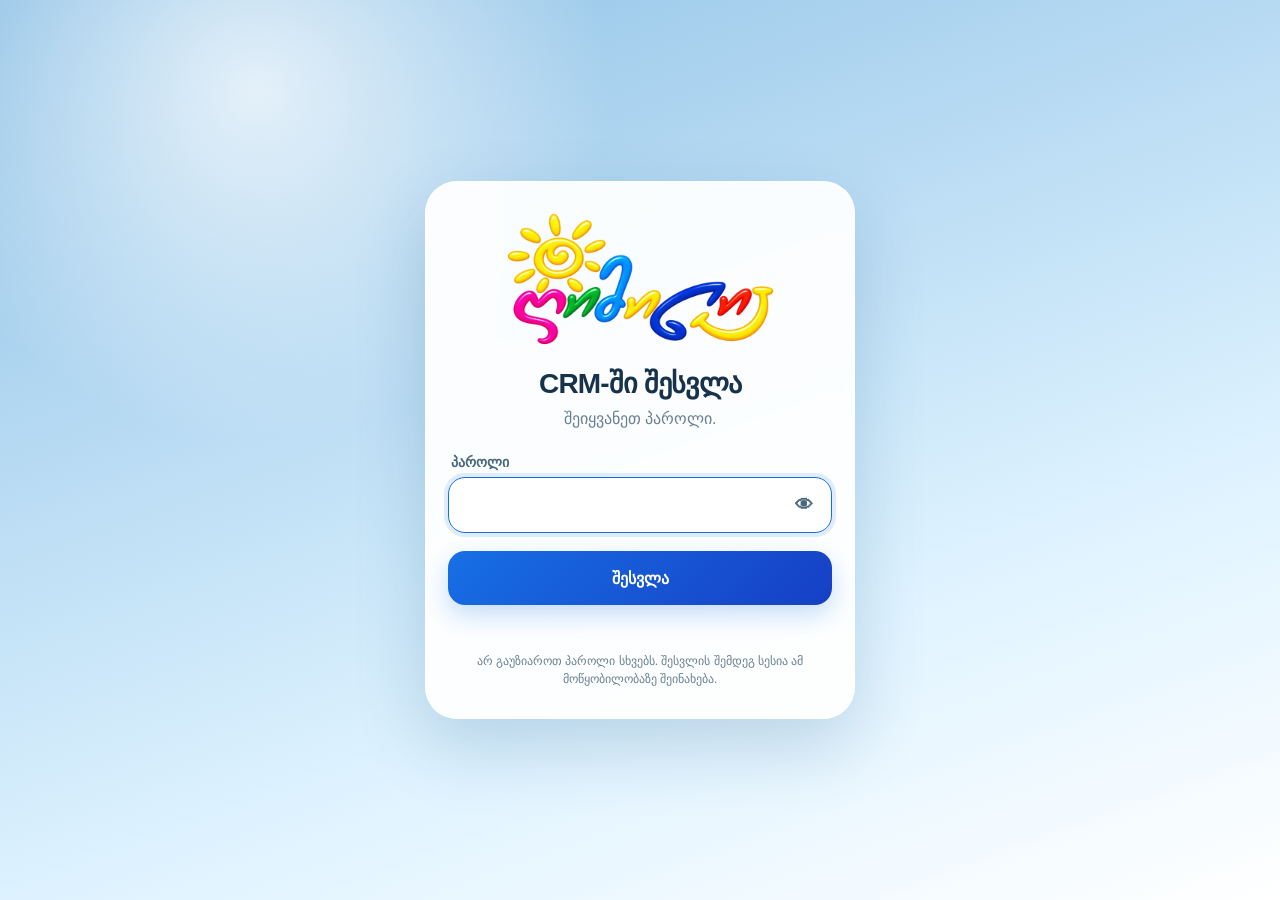
<file: login.html>
<!doctype html>
<html lang="ka">
<head>
  <meta charset="utf-8">
  <meta name="viewport" content="width=device-width,initial-scale=1,viewport-fit=cover">
  <meta name="theme-color" content="#8ec1e6">
  <meta name="author" content="Irakli Kvirkvelia · Homes in Georgia">
  <!-- Made with Claude (Anthropic) · © Homes in Georgia · Created by Irakli Kvirkvelia -->
  <title>შესვლა · ღიმილი CRM</title>
  <link rel="icon" href="./assets/icon.png">
  <style>
    :root{font-family:Inter,-apple-system,BlinkMacSystemFont,"Segoe UI",sans-serif;color:#17324b;background:#8ec1e6}*{box-sizing:border-box}body{margin:0;min-height:100svh;display:grid;place-items:center;padding:calc(24px + env(safe-area-inset-top)) 16px calc(24px + env(safe-area-inset-bottom));background:radial-gradient(circle at 20% 10%,rgba(255,255,255,.72),transparent 27%),linear-gradient(160deg,#8ec1e6,#dff3ff 68%,#fff)}main{width:min(100%,430px);background:rgba(255,255,255,.93);border:1px solid rgba(255,255,255,.9);border-radius:32px;padding:30px 22px;box-shadow:0 28px 70px rgba(19,85,135,.2);backdrop-filter:blur(18px)}img{display:block;width:min(80%,270px);height:auto;margin:0 auto 20px}h1{font-size:28px;letter-spacing:-.03em;margin:0 0 7px;text-align:center}p{margin:0 0 24px;text-align:center;color:#6a7f91;line-height:1.45}.field{margin-top:13px}label{display:block;margin:0 0 7px 3px;font-size:14px;font-weight:800;color:#49677d}input{width:100%;height:56px;border:1px solid #d6e4ed;border-radius:17px;background:#fff;padding:0 15px;font:inherit;font-size:16px;outline:none}input:focus{border-color:#176fe5;box-shadow:0 0 0 4px rgba(23,111,229,.12)}button,.chatgpt{width:100%;min-height:54px;border:0;border-radius:17px;font:inherit;font-weight:850;display:flex;align-items:center;justify-content:center;text-decoration:none}button{margin-top:18px;color:#fff;background:linear-gradient(135deg,#176fe5,#163fc4);box-shadow:0 10px 24px rgba(23,111,229,.24)}button:disabled{opacity:.6}.error{min-height:20px;margin:12px 2px 0;color:#b8322a;font-size:14px;font-weight:700;text-align:center}.divider{display:flex;align-items:center;gap:10px;margin:18px 0;color:#91a4b1;font-size:12px}.divider:before,.divider:after{content:"";height:1px;background:#e1eaf0;flex:1}.chatgpt{background:#f0f6fa;color:#315a76}.note{font-size:12px;margin:16px 8px 0}
    label small{font-weight:600;color:#91a4b1}.pass{position:relative}.pass input{padding-right:58px}.eye{position:absolute;right:6px;top:6px;width:44px;min-height:44px;height:44px;margin:0;background:transparent;box-shadow:none;color:#49677d;font-size:18px}#emailField[hidden]{display:none}
  </style>
</head>
<body>
  <main>
    <img src="./assets/logo.webp" alt="ღიმილი">
    <h1>CRM-ში შესვლა</h1>
    <p>შეიყვანეთ პაროლი.</p>
    <form id="loginForm">
      <div class="field"><label for="password">პაროლი</label><div class="pass"><input id="password" name="password" type="password" autocomplete="current-password" required autofocus><button type="button" class="eye" id="eye" aria-label="პაროლის ჩვენება">👁</button></div></div>
      <button id="submit" type="submit">შესვლა</button>
      <div id="error" class="error" role="alert"></div>
    </form>
    <p class="note">არ გაუზიაროთ პაროლი სხვებს. შესვლის შემდეგ სესია ამ მოწყობილობაზე შეინახება.</p>
  </main>
  <script src="./config.js?v=20261030-5"></script>
  <script>
    const form=document.getElementById('loginForm'),button=document.getElementById('submit'),error=document.getElementById('error'),passwordInput=form.password;
    document.getElementById('eye').addEventListener('click',()=>{passwordInput.type=passwordInput.type==='password'?'text':'password';passwordInput.focus();});
    const deviceId=(()=>{try{let id=localStorage.getItem('gimili_device_id');if(!id){id=(crypto.randomUUID?crypto.randomUUID():String(Date.now())+Math.random().toString(16).slice(2));localStorage.setItem('gimili_device_id',id);}return id;}catch(_){return '';}})();
    form.addEventListener('submit',async event=>{
      event.preventDefault();error.textContent='';button.disabled=true;button.textContent='მოწმდება…';
      try{
        if(!window.GIMILI_API_URL)throw new Error('CRM API ჯერ არ არის დაყენებული');
        const response=await fetch(window.GIMILI_API_URL,{method:'POST',headers:{'Content-Type':'text/plain;charset=utf-8'},body:JSON.stringify({action:'login',password:passwordInput.value,deviceId})});
        const body=await response.json().catch(()=>({}));
        if(!body.ok)throw new Error(body.error==='Неверный пароль.'?'პაროლი არასწორია':body.error||'შესვლა ვერ მოხერხდა');
        localStorage.setItem('gimili_crm_session',body.token);localStorage.setItem('gimili_crm_user',JSON.stringify(body.user||{}));
        location.replace('./crm.html');
      }catch(reason){error.textContent=reason.message||'შესვლა ვერ მოხერხდა';button.disabled=false;button.textContent='შესვლა';passwordInput.select();}
    });
  </script>
</body>
</html>
</file>
